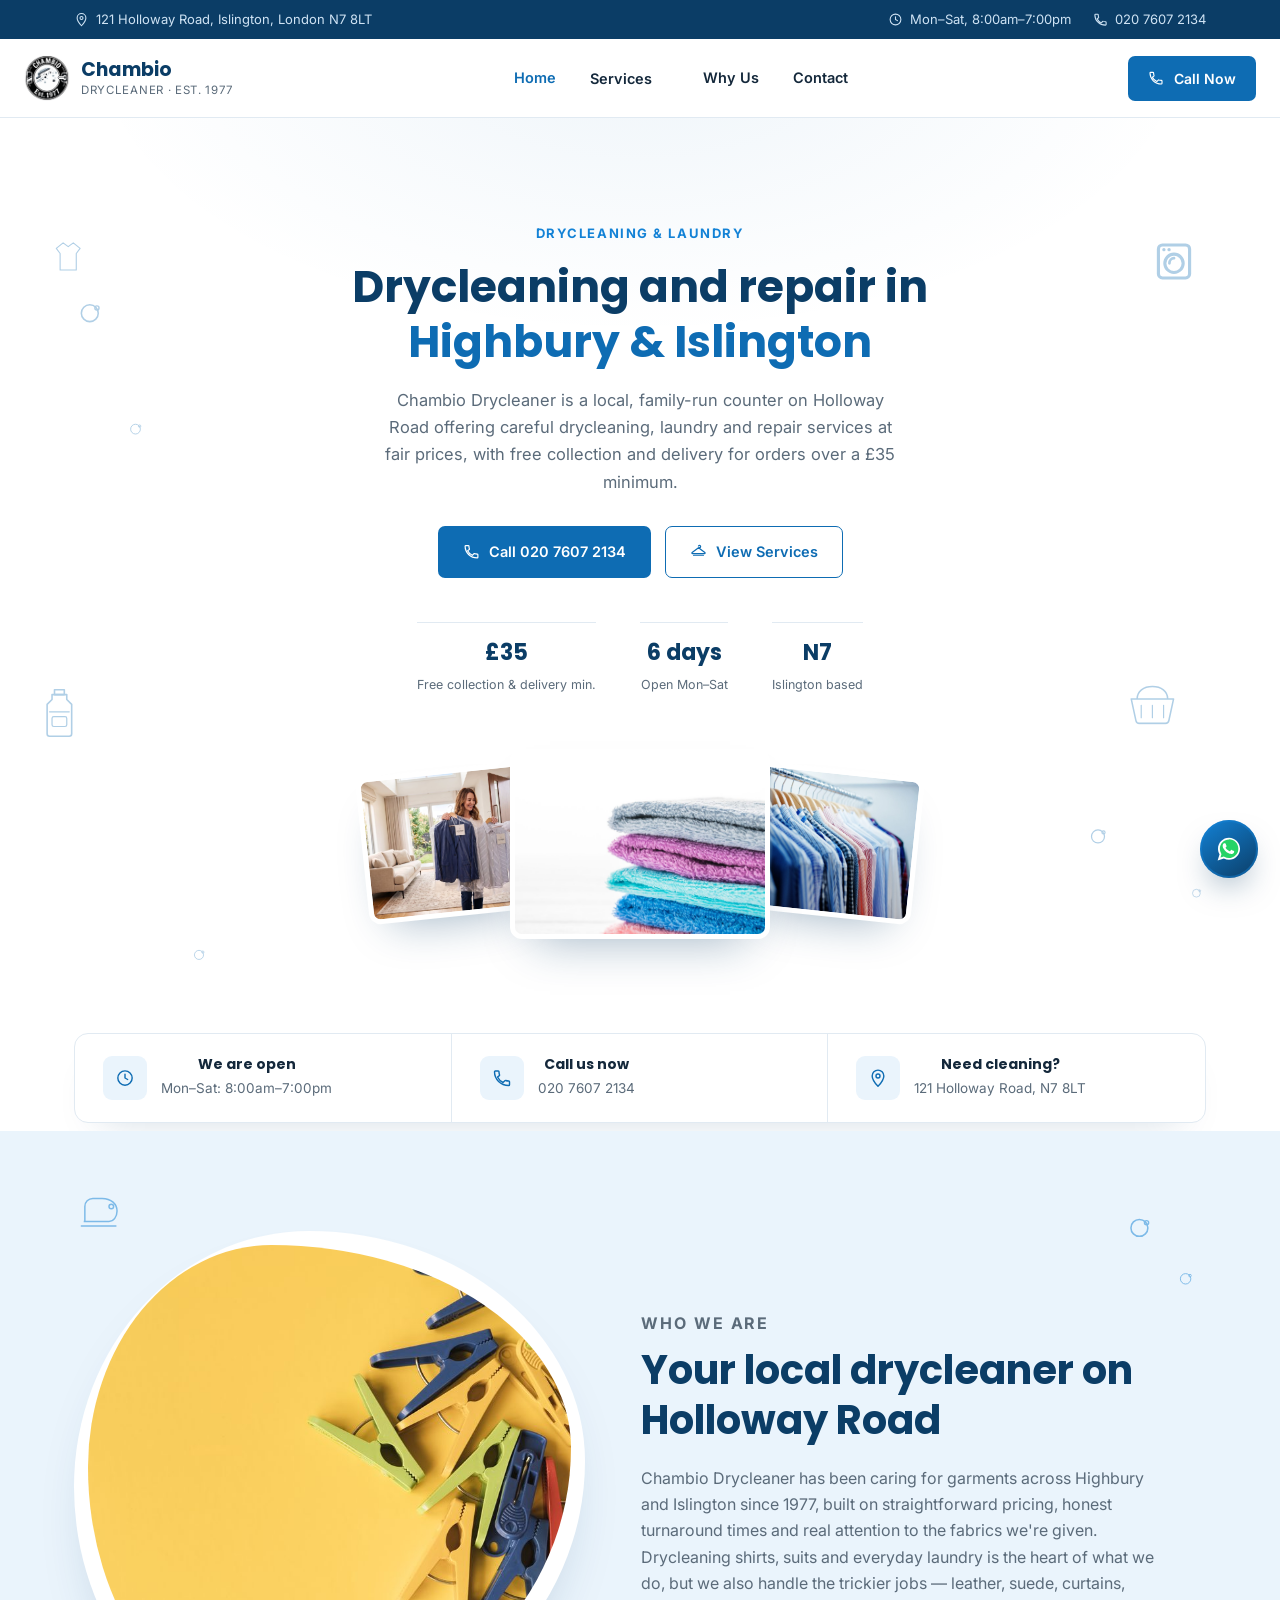
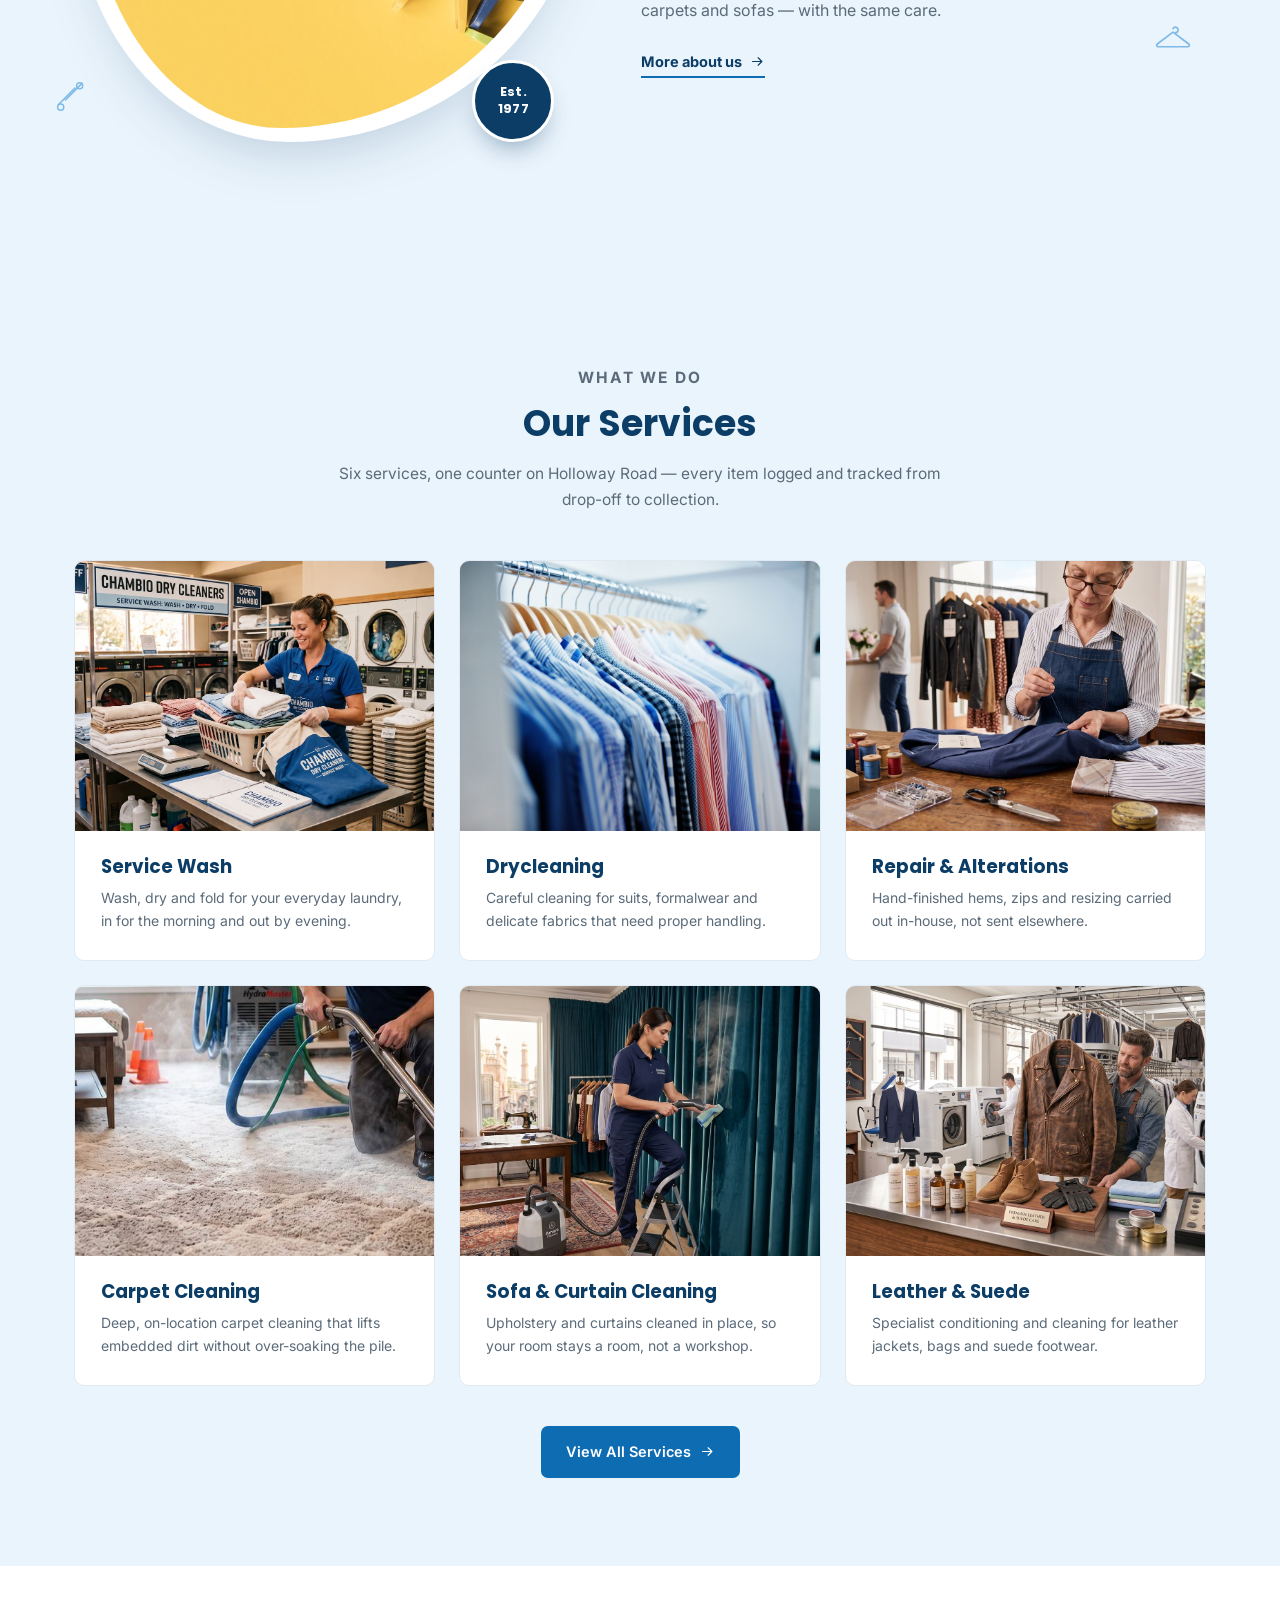
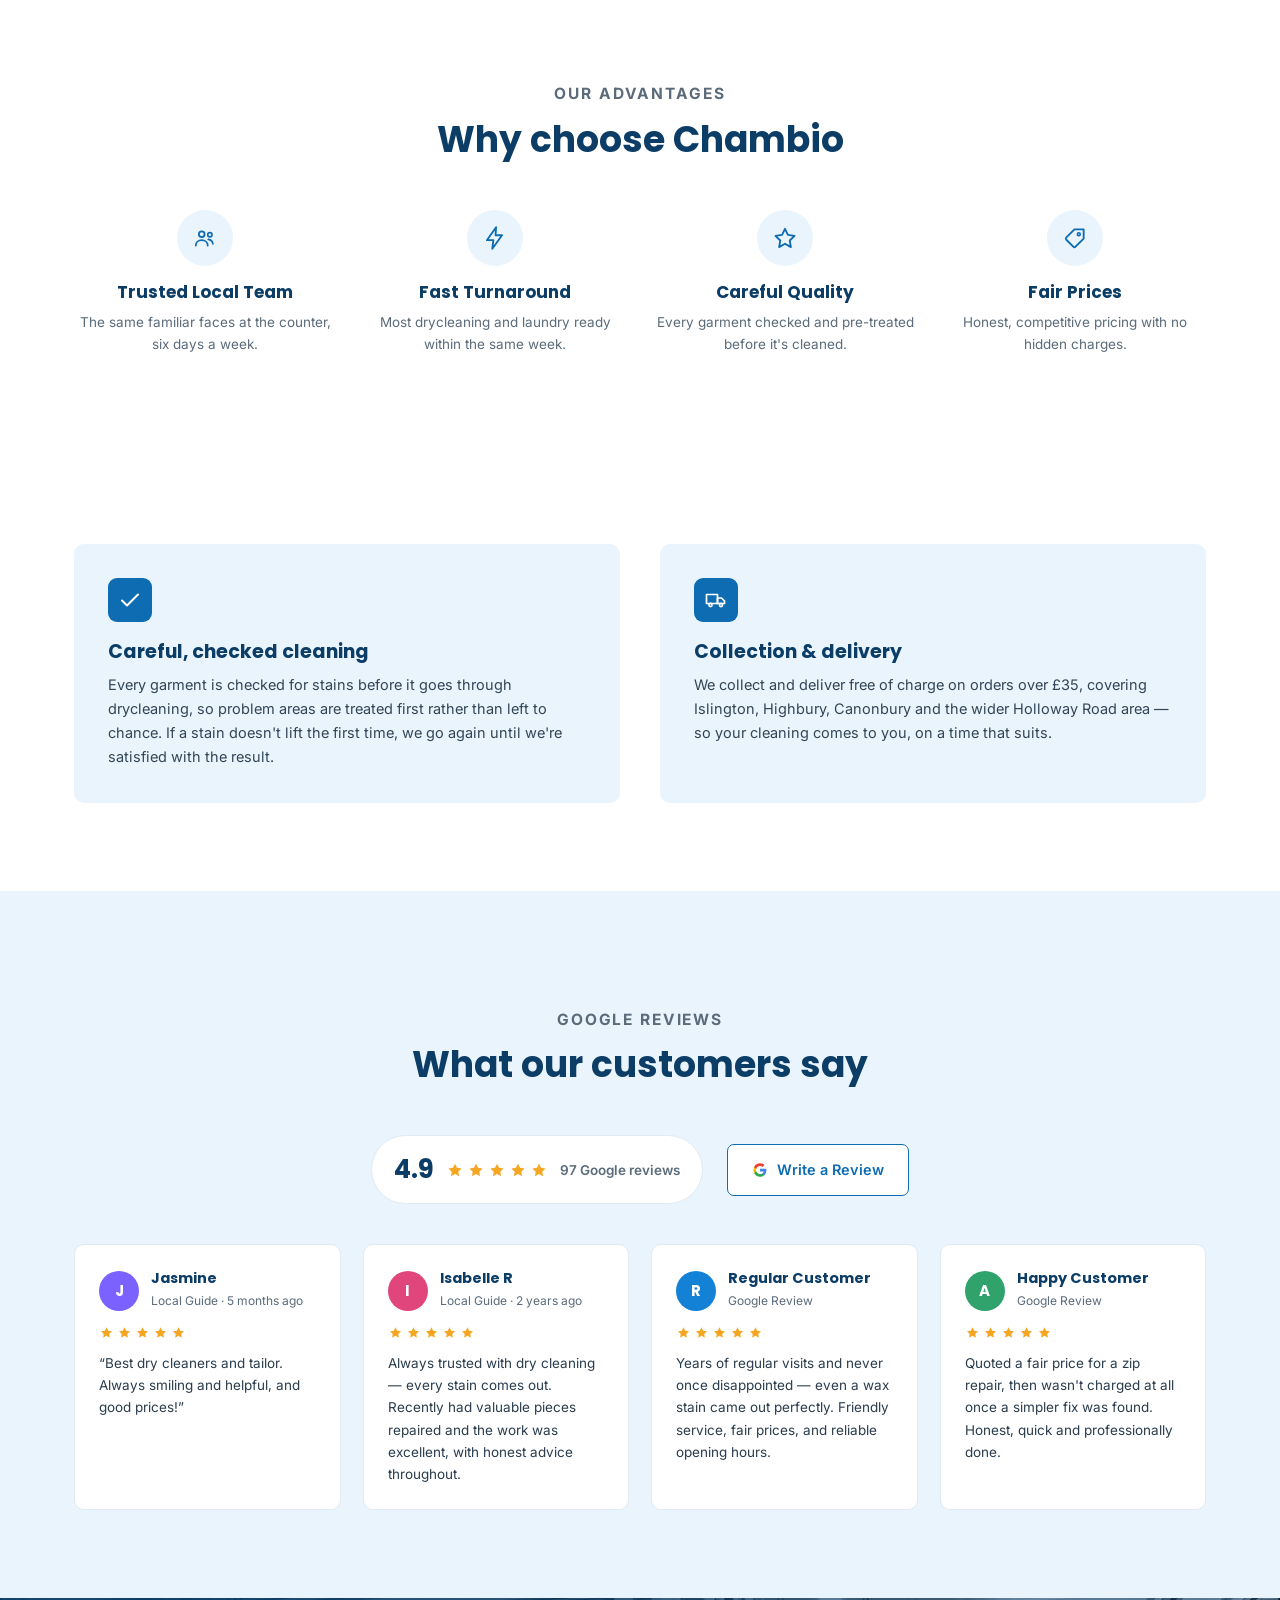
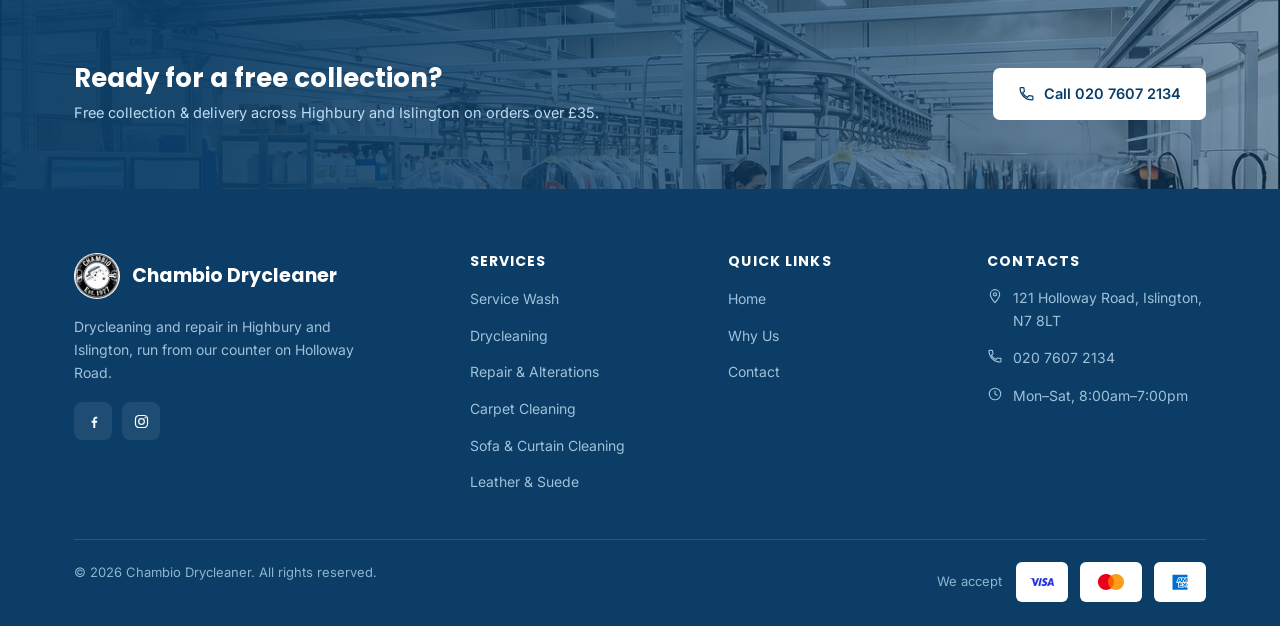
<file: index.html>
<!DOCTYPE html>
<html lang="en">
<head>
<meta charset="UTF-8">
<meta name="viewport" content="width=device-width, initial-scale=1.0">
<title>Chambio Drycleaner | Drycleaning &amp; Repair in Highbury &amp; Islington</title>
<meta name="description" content="Chambio Drycleaner, 121 Holloway Road, Islington N7. Service wash, drycleaning, repairs, carpet, sofa, curtain, leather &amp; suede cleaning. Free collection &amp; delivery over &pound;35.">
<link rel="canonical" href="index.html">
<link rel="icon" type="image/x-icon" href="favicon.ico">
<link rel="icon" type="image/png" sizes="32x32" href="favicon-32x32.png">
<link rel="icon" type="image/png" sizes="16x16" href="favicon-16x16.png">
<link rel="apple-touch-icon" sizes="180x180" href="apple-touch-icon.png">
<link rel="preconnect" href="https://fonts.googleapis.com">
<link rel="preconnect" href="https://fonts.gstatic.com" crossorigin>
<link href="https://fonts.googleapis.com/css2?family=Poppins:wght@500;600;700&family=Inter:wght@400;500;600;700&display=swap" rel="stylesheet">
<link rel="stylesheet" href="style.css?v=2">
</head>
<body>

<!-- Icon sprite definitions -->
<svg width="0" height="0" style="position:absolute">
  <defs>
    <symbol id="ic-phone" viewBox="0 0 24 24"><path d="M6.6 10.8c1.4 2.8 3.8 5.2 6.6 6.6l2.2-2.2c.3-.3.7-.4 1-.2 1.1.4 2.3.6 3.6.6.6 0 1 .4 1 1V20c0 .6-.4 1-1 1C10.4 21 3 13.6 3 4.6c0-.6.4-1 1-1h3.4c.6 0 1 .4 1 1 0 1.3.2 2.5.6 3.6.1.4 0 .8-.2 1L6.6 10.8z" fill="none" stroke="currentColor" stroke-width="1.7" stroke-linejoin="round"/></symbol>
    <symbol id="ic-pin" viewBox="0 0 24 24"><path d="M12 22s7-7.4 7-12.5A7 7 0 0 0 5 9.5C5 14.6 12 22 12 22z" fill="none" stroke="currentColor" stroke-width="1.7" stroke-linejoin="round"/><circle cx="12" cy="9.5" r="2.4" fill="none" stroke="currentColor" stroke-width="1.7"/></symbol>
    <symbol id="ic-clock" viewBox="0 0 24 24"><circle cx="12" cy="12" r="8.6" fill="none" stroke="currentColor" stroke-width="1.7"/><path d="M12 7.5V12l3.2 1.8" fill="none" stroke="currentColor" stroke-width="1.7" stroke-linecap="round" stroke-linejoin="round"/></symbol>
    <symbol id="ic-truck" viewBox="0 0 24 24"><path d="M2.5 6.5h11v9h-11z" fill="none" stroke="currentColor" stroke-width="1.7" stroke-linejoin="round"/><path d="M13.5 10h4l3 3v2.5h-7V10z" fill="none" stroke="currentColor" stroke-width="1.7" stroke-linejoin="round"/><circle cx="6.5" cy="17" r="1.6" fill="none" stroke="currentColor" stroke-width="1.6"/><circle cx="17" cy="17" r="1.6" fill="none" stroke="currentColor" stroke-width="1.6"/></symbol>
    <symbol id="ic-hanger" viewBox="0 0 24 24"><path d="M12 4.2a1.6 1.6 0 1 1 1.4 2.4" fill="none" stroke="currentColor" stroke-width="1.7" stroke-linecap="round"/><path d="M12 6.6 3 13.5c-.7.5-.3 1.6.6 1.6h16.8c.9 0 1.3-1.1.6-1.6L12 6.6z" fill="none" stroke="currentColor" stroke-width="1.7" stroke-linejoin="round"/><path d="M5 17.3h14" stroke="currentColor" stroke-width="1.7" stroke-linecap="round"/></symbol>
    <symbol id="ic-washer" viewBox="0 0 24 24"><rect x="3.5" y="3" width="17" height="18" rx="2.2" fill="none" stroke="currentColor" stroke-width="1.7"/><circle cx="12" cy="13" r="5" fill="none" stroke="currentColor" stroke-width="1.7"/><path d="M9.5 13c0-1.6 1.2-2.8 2.5-2.8" fill="none" stroke="currentColor" stroke-width="1.5" stroke-linecap="round"/><circle cx="6.5" cy="5.6" r=".9" fill="currentColor"/><circle cx="9.3" cy="5.6" r=".9" fill="currentColor"/></symbol>
    <symbol id="ic-needle" viewBox="0 0 24 24"><path d="M19.5 4.5 9 15a2.1 2.1 0 1 1-3-3L16.5 1.5" fill="none" stroke="currentColor" stroke-width="1.7" stroke-linecap="round" stroke-linejoin="round"/><circle cx="18" cy="6" r="1.4" fill="none" stroke="currentColor" stroke-width="1.5"/><path d="M4.5 16.5 3 21l4.5-1.5" fill="none" stroke="currentColor" stroke-width="1.7" stroke-linecap="round" stroke-linejoin="round"/></symbol>
    <symbol id="ic-carpet" viewBox="0 0 24 24"><rect x="3" y="4.5" width="18" height="15" rx="1.5" fill="none" stroke="currentColor" stroke-width="1.7"/><rect x="6" y="7.5" width="12" height="9" rx="1" fill="none" stroke="currentColor" stroke-width="1.4"/><path d="M9 10.5h6M9 13.5h6" stroke="currentColor" stroke-width="1.3" stroke-linecap="round"/></symbol>
    <symbol id="ic-sofa" viewBox="0 0 24 24"><path d="M5 12V8.8a1.8 1.8 0 0 1 3.6 0V11h6.8V8.8a1.8 1.8 0 0 1 3.6 0V12" fill="none" stroke="currentColor" stroke-width="1.7" stroke-linejoin="round"/><rect x="3.5" y="11" width="17" height="6" rx="1.6" fill="none" stroke="currentColor" stroke-width="1.7"/><path d="M4.5 17v2.3M19.5 17v2.3" stroke="currentColor" stroke-width="1.7" stroke-linecap="round"/></symbol>
    <symbol id="ic-jacket" viewBox="0 0 24 24"><path d="M9 3.5 12 5l3-1.5 4 3-2 2.5V20H8V9L6 6.5l3-3z" fill="none" stroke="currentColor" stroke-width="1.7" stroke-linejoin="round"/><path d="M12 5v15" stroke="currentColor" stroke-width="1.3"/></symbol>
    <symbol id="ic-team" viewBox="0 0 24 24"><circle cx="9" cy="8.5" r="2.6" fill="none" stroke="currentColor" stroke-width="1.7"/><path d="M3.5 19c0-3 2.5-5 5.5-5s5.5 2 5.5 5" fill="none" stroke="currentColor" stroke-width="1.7" stroke-linecap="round"/><circle cx="16.5" cy="9" r="2" fill="none" stroke="currentColor" stroke-width="1.5"/><path d="M15 13.3c2.4.3 4 1.9 4.3 4.2" fill="none" stroke="currentColor" stroke-width="1.5" stroke-linecap="round"/></symbol>
    <symbol id="ic-bolt" viewBox="0 0 24 24"><path d="M13 2 4.5 14h6l-1 8L18.5 9.5h-6L13 2z" fill="none" stroke="currentColor" stroke-width="1.7" stroke-linejoin="round"/></symbol>
    <symbol id="ic-star" viewBox="0 0 24 24"><path d="M12 3.5l2.7 5.6 6.1.9-4.4 4.3 1 6.1L12 17.3l-5.4 3.1 1-6.1-4.4-4.3 6.1-.9L12 3.5z" fill="none" stroke="currentColor" stroke-width="1.7" stroke-linejoin="round"/></symbol>
    <symbol id="ic-star-fill" viewBox="0 0 24 24"><path d="M12 3.5l2.7 5.6 6.1.9-4.4 4.3 1 6.1L12 17.3l-5.4 3.1 1-6.1-4.4-4.3 6.1-.9L12 3.5z" fill="currentColor"/></symbol>
    <symbol id="ic-google" viewBox="0 0 24 24"><path d="M21.6 12.23c0-.75-.07-1.47-.19-2.16H12v4.1h5.4a4.63 4.63 0 0 1-2 3.03v2.5h3.24c1.9-1.75 2.96-4.33 2.96-7.47z" fill="#4285F4"/><path d="M12 22c2.7 0 4.96-.9 6.62-2.42l-3.23-2.5c-.9.6-2.05.96-3.39.96-2.6 0-4.8-1.76-5.59-4.12H3.07v2.58A10 10 0 0 0 12 22z" fill="#34A853"/><path d="M6.41 13.92a6 6 0 0 1 0-3.84V7.5H3.07a10 10 0 0 0 0 9l3.34-2.58z" fill="#FBBC05"/><path d="M12 5.98c1.47 0 2.79.5 3.82 1.5l2.87-2.87A9.6 9.6 0 0 0 12 2a10 10 0 0 0-8.93 5.5l3.34 2.58C7.2 7.74 9.4 5.98 12 5.98z" fill="#EA4335"/></symbol>
    <symbol id="ic-tag" viewBox="0 0 24 24"><path d="M20 12.5 12.5 20a1.5 1.5 0 0 1-2.1 0l-6.4-6.4a1.5 1.5 0 0 1 0-2.1L11.5 4H20v8.5z" fill="none" stroke="currentColor" stroke-width="1.7" stroke-linejoin="round"/><circle cx="15.5" cy="8.5" r="1.3" fill="none" stroke="currentColor" stroke-width="1.5"/></symbol>
    <symbol id="ic-mail" viewBox="0 0 24 24"><rect x="3" y="5" width="18" height="14" rx="2" fill="none" stroke="currentColor" stroke-width="1.7"/><path d="M4 6.5l8 6.5 8-6.5" fill="none" stroke="currentColor" stroke-width="1.7" stroke-linejoin="round"/></symbol>
    <symbol id="ic-fb" viewBox="0 0 24 24"><path d="M14.5 21v-7.2h2.4l.4-2.8h-2.8V9.2c0-.8.2-1.4 1.4-1.4h1.5V5.3c-.3 0-1.1-.1-2.1-.1-2.1 0-3.6 1.3-3.6 3.7v2.1H9.3v2.8h2.4V21h2.8z" fill="currentColor"/></symbol>
    <symbol id="ic-ig" viewBox="0 0 24 24"><rect x="3.5" y="3.5" width="17" height="17" rx="5" fill="none" stroke="currentColor" stroke-width="1.7"/><circle cx="12" cy="12" r="4" fill="none" stroke="currentColor" stroke-width="1.7"/><circle cx="17.2" cy="6.8" r="1.1" fill="currentColor"/></symbol>
    <symbol id="ic-check" viewBox="0 0 24 24"><path d="M4 12.5l5 5 11-11" fill="none" stroke="currentColor" stroke-width="2" stroke-linecap="round" stroke-linejoin="round"/></symbol>
    <symbol id="ic-arrow" viewBox="0 0 24 24"><path d="M4 12h15M13 6l6 6-6 6" fill="none" stroke="currentColor" stroke-width="1.8" stroke-linecap="round" stroke-linejoin="round"/></symbol>
    <symbol id="ic-card" viewBox="0 0 24 24"><rect x="2.5" y="5.5" width="19" height="13" rx="2" fill="none" stroke="currentColor" stroke-width="1.7"/><path d="M2.5 9.5h19" stroke="currentColor" stroke-width="1.7"/></symbol>
    <symbol id="doodle-iron" viewBox="0 0 40 40"><path d="M6 30h22c4 0 7-4 7-9 0-6-5-11-13-11H14c-4 0-7 3-7 7v13z" fill="none" stroke="currentColor" stroke-width="1.3"/><circle cx="30" cy="17" r="2" fill="none" stroke="currentColor" stroke-width="1.3"/><path d="M4 34h30" stroke="currentColor" stroke-width="1.3" stroke-linecap="round"/></symbol>
    <symbol id="doodle-bubble" viewBox="0 0 20 20"><circle cx="10" cy="10" r="6.5" fill="none" stroke="currentColor" stroke-width="1.2"/><circle cx="15.5" cy="6" r="1.6" fill="none" stroke="currentColor" stroke-width="1.1"/></symbol>
    <symbol id="doodle-hanger" viewBox="0 0 32 32"><path d="M16 6.2a2.1 2.1 0 1 1 1.9 3.2" fill="none" stroke="currentColor" stroke-width="1.3" stroke-linecap="round"/><path d="M16 9 4 18c-.9.7-.4 2.1.8 2.1h22.4c1.2 0 1.7-1.4.8-2.1L16 9z" fill="none" stroke="currentColor" stroke-width="1.3" stroke-linejoin="round"/></symbol>
    <symbol id="doodle-scissor" viewBox="0 0 32 32"><path d="M26 6 12 20" fill="none" stroke="currentColor" stroke-width="1.3" stroke-linecap="round"/><path d="M6 24 20 10" fill="none" stroke="currentColor" stroke-width="1.3" stroke-linecap="round"/><circle cx="8" cy="26" r="2.6" fill="none" stroke="currentColor" stroke-width="1.2"/><circle cx="24" cy="8" r="2.6" fill="none" stroke="currentColor" stroke-width="1.2"/></symbol>
    <symbol id="doodle-detergent" viewBox="0 0 34 44"><path d="M11 8h12v4l4 4v24a2 2 0 0 1-2 2H9a2 2 0 0 1-2-2V16l4-4V8z" fill="none" stroke="currentColor" stroke-width="1.3" stroke-linejoin="round"/><path d="M13 4h8v4h-8z" fill="none" stroke="currentColor" stroke-width="1.3" stroke-linejoin="round"/><path d="M9 22h16" stroke="currentColor" stroke-width="1" stroke-linecap="round"/><rect x="11" y="26" width="12" height="8" rx="1.4" fill="none" stroke="currentColor" stroke-width="1"/></symbol>
    <symbol id="doodle-basket" viewBox="0 0 44 34"><path d="M4 12h36l-4 18.4a3 3 0 0 1-3 2.4H11a3 3 0 0 1-3-2.4L4 12z" fill="none" stroke="currentColor" stroke-width="1.3" stroke-linejoin="round"/><path d="M9 12c0-6.5 5.5-10.5 13-10.5S35 5.5 35 12" fill="none" stroke="currentColor" stroke-width="1.3"/><path d="M12.5 17.5v10.5M22 17.5v10.5M31.5 17.5v10.5" stroke="currentColor" stroke-width="1" stroke-linecap="round"/></symbol>
    <symbol id="doodle-shirt" viewBox="0 0 40 40"><path d="M14 4 20 8.5 26 4 34 10.5 29.5 16.5V36h-19V16.5L6 10.5 14 4z" fill="none" stroke="currentColor" stroke-width="1.3" stroke-linejoin="round"/></symbol>
  </defs>
</svg>

<div class="topbar">
  <div class="wrap">
    <div class="topbar-item">
      <svg width="15" height="15"><use href="#ic-pin"/></svg>
      <span>121 Holloway Road, Islington, London N7 8LT</span>
    </div>
    <div class="topbar-right">
      <div class="topbar-item"><svg width="15" height="15"><use href="#ic-clock"/></svg><span>Mon&ndash;Sat, 8:00am&ndash;7:00pm</span></div>
      <a class="topbar-item" href="tel:02076072134"><svg width="15" height="15"><use href="#ic-phone"/></svg><span>020 7607 2134</span></a>
    </div>
  </div>
</div>

<header>
  <div class="nav">
    <a class="brand" href="index.html">
      <span class="brand-mark"><img src="logo.png" alt="Chambio Drycleaner logo"></span>
      <span class="brand-text">
        <span class="brand-name" style="display:block;">Chambio</span>
        <span class="brand-sub">DRYCLEANER &middot; EST. 1977</span>
      </span>
    </a>

    <nav class="menu" id="navMenu">
      <a href="index.html" class="active">Home</a>
      <div class="dropdown">
        <button type="button" aria-expanded="false">Services <svg width="12" height="12"><use href="#ic-arrow" transform="rotate(90 12 12)"/></svg></button>
        <div class="dropdown-menu">
          <a href="service-wash.html">Service Wash</a>
          <a href="drycleaning.html">Drycleaning</a>
          <a href="repair-alterations.html">Repair &amp; Alterations</a>
          <a href="carpet-cleaning.html">Carpet Cleaning</a>
          <a href="sofa-curtain.html">Sofa &amp; Curtain Cleaning</a>
          <a href="leather-suede.html">Leather &amp; Suede</a>
        </div>
      </div>
      <a href="about.html">Why Us</a>
      <a href="contact.html">Contact</a>
    </nav>

    <a class="header-cta" href="tel:02076072134">
      <svg width="16" height="16"><use href="#ic-phone"/></svg>
      Call Now
    </a>
    <button class="burger" id="burger" aria-label="Toggle menu" aria-expanded="false">
      <svg width="26" height="26"><use href="#ic-arrow" transform="rotate(90 12 12)"/></svg>
    </button>
  </div>
</header>

<main id="top">

  <!-- HERO -->
  <section class="hero" id="heroSection">
    <svg class="hero-doodles" width="100%" height="100%" xmlns="http://www.w3.org/2000/svg">
      <use href="#doodle-bubble" x="6%" y="18%" width="26" height="26"/>
      <use href="#doodle-bubble" x="10%" y="30%" width="15" height="15"/>
      <use href="#doodle-detergent" x="3%" y="56%" width="42" height="54"/>
      <use href="#ic-washer" x="90%" y="12%" width="44" height="44"/>
      <use href="#doodle-basket" x="88%" y="56%" width="52" height="40"/>
      <use href="#doodle-shirt" x="4%" y="12%" width="34" height="34"/>
      <use href="#doodle-bubble" x="85%" y="70%" width="20" height="20"/>
      <use href="#doodle-bubble" x="93%" y="76%" width="12" height="12"/>
      <use href="#doodle-bubble" x="15%" y="82%" width="14" height="14"/>
    </svg>
    <div class="bubble-layer" id="bubbleLayer"></div>
    <div class="wrap">
      <div class="hero-center">
        <p class="eyebrow">Drycleaning &amp; Laundry</p>
        <h1>Drycleaning and repair in <span>Highbury &amp; Islington</span></h1>
        <p class="lead">Chambio Drycleaner is a local, family-run counter on Holloway Road offering careful drycleaning, laundry and repair services at fair prices, with free collection and delivery for orders over a &pound;35 minimum.</p>
        <div class="hero-ctas">
          <a class="btn btn-primary" href="tel:02076072134"><svg width="17" height="17"><use href="#ic-phone"/></svg>Call 020 7607 2134</a>
          <a class="btn btn-outline" href="services.html"><svg width="17" height="17"><use href="#ic-hanger"/></svg>View Services</a>
        </div>
        <div class="hero-stat-row">
          <div class="hero-stat"><b>&pound;35</b><span>Free collection &amp; delivery min.</span></div>
          <div class="hero-stat"><b>6 days</b><span>Open Mon&ndash;Sat</span></div>
          <div class="hero-stat"><b>N7</b><span>Islington based</span></div>
        </div>
      </div>

      <div class="hero-photo-strip">
        <div class="hero-photo small"><img src="doorstep-delivery.jpg" alt="Freshly pressed garments delivered to a customer's door" loading="lazy"></div>
        <div class="hero-photo main"><img src="towels-fresh.jpg" alt="Freshly cleaned towels, folded and ready for delivery" loading="eager"></div>
        <div class="hero-photo small"><img src="shirts-rack.jpg" alt="Pressed shirts hanging after drycleaning" loading="lazy"></div>
      </div>

      <div class="info-strip">
        <div class="info-item">
          <span class="info-icon"><svg width="20" height="20"><use href="#ic-clock"/></svg></span>
          <div><h4>We are open</h4><p>Mon&ndash;Sat: 8:00am&ndash;7:00pm</p></div>
        </div>
        <div class="info-item">
          <span class="info-icon"><svg width="20" height="20"><use href="#ic-phone"/></svg></span>
          <div><h4>Call us now</h4><p><a href="tel:02076072134">020 7607 2134</a></p></div>
        </div>
        <div class="info-item">
          <span class="info-icon"><svg width="20" height="20"><use href="#ic-pin"/></svg></span>
          <div><h4>Need cleaning?</h4><p>121 Holloway Road, N7 8LT</p></div>
        </div>
      </div>
    </div>
  </section>

  <!-- WHO WE ARE -->
  <section class="about">
    <svg class="about-doodles" width="100%" height="100%" xmlns="http://www.w3.org/2000/svg" style="color:var(--blue-mid);">
      <use href="#doodle-iron" x="6%" y="8%" width="46" height="46"/>
      <use href="#doodle-bubble" x="88%" y="12%" width="26" height="26"/>
      <use href="#doodle-bubble" x="92%" y="20%" width="16" height="16"/>
      <use href="#doodle-hanger" x="90%" y="70%" width="42" height="42"/>
      <use href="#doodle-scissor" x="4%" y="78%" width="38" height="38"/>
      <use href="#doodle-bubble" x="10%" y="55%" width="14" height="14"/>
    </svg>
    <div class="wrap">
      <div class="about-grid">
        <div class="about-blob">
          <img src="clothespins.jpg" alt="Freshly pressed shirts on hangers at Chambio Drycleaner" loading="lazy">
          <span class="est-badge">Est.<br>1977</span>
        </div>
        <div class="about-copy">
          <p class="eyebrow">Who We Are</p>
          <h2>Your local drycleaner on Holloway Road</h2>
          <p>Chambio Drycleaner has been caring for garments across Highbury and Islington since 1977, built on straightforward pricing, honest turnaround times and real attention to the fabrics we're given. Drycleaning shirts, suits and everyday laundry is the heart of what we do, but we also handle the trickier jobs &mdash; leather, suede, curtains, carpets and sofas &mdash; with the same care.</p>
          <a class="link-arrow" href="about.html">More about us <svg width="15" height="15"><use href="#ic-arrow"/></svg></a>
        </div>
      </div>
    </div>
  </section>

  <!-- SERVICES -->
  <section class="services" style="padding-top:120px;">
    <div class="wrap">
      <div class="section-head">
        <p class="eyebrow">What We Do</p>
        <h2>Our Services</h2>
        <p>Six services, one counter on Holloway Road &mdash; every item logged and tracked from drop-off to collection.</p>
      </div>
      <div class="service-grid">
        <a class="service-card" href="service-wash.html">
          <div class="card-photo"><img src="service-wash.jpg" alt="Staff member folding towels and preparing a service wash order" loading="lazy"></div>
          <div class="card-body">
            <h3>Service Wash</h3>
            <p>Wash, dry and fold for your everyday laundry, in for the morning and out by evening.</p>
          </div>
        </a>
        <a class="service-card" href="drycleaning.html">
          <div class="card-photo"><img src="shirts-rack.jpg" alt="Pressed shirts hanging after drycleaning" loading="lazy"></div>
          <div class="card-body">
            <h3>Drycleaning</h3>
            <p>Careful cleaning for suits, formalwear and delicate fabrics that need proper handling.</p>
          </div>
        </a>
        <a class="service-card" href="repair-alterations.html">
          <div class="card-photo"><img src="repair-alterations.jpg" alt="Seamstress hand-stitching a jacket repair at the alterations bench" loading="lazy"></div>
          <div class="card-body">
            <h3>Repair &amp; Alterations</h3>
            <p>Hand-finished hems, zips and resizing carried out in-house, not sent elsewhere.</p>
          </div>
        </a>
        <a class="service-card" href="carpet-cleaning.html">
          <div class="card-photo"><img src="carpet-cleaning.jpg" alt="Carpet steam cleaning in progress" loading="lazy"></div>
          <div class="card-body">
            <h3>Carpet Cleaning</h3>
            <p>Deep, on-location carpet cleaning that lifts embedded dirt without over-soaking the pile.</p>
          </div>
        </a>
        <a class="service-card" href="sofa-curtain.html">
          <div class="card-photo"><img src="curtain-cleaning.jpg" alt="Technician steam cleaning a heavy velvet curtain in place" loading="lazy"></div>
          <div class="card-body">
            <h3>Sofa &amp; Curtain Cleaning</h3>
            <p>Upholstery and curtains cleaned in place, so your room stays a room, not a workshop.</p>
          </div>
        </a>
        <a class="service-card" href="leather-suede.html">
          <div class="card-photo"><img src="leather-suede.jpg" alt="Leather jacket, suede boots and gloves at the leather care bench" loading="lazy"></div>
          <div class="card-body">
            <h3>Leather &amp; Suede</h3>
            <p>Specialist conditioning and cleaning for leather jackets, bags and suede footwear.</p>
          </div>
        </a>
      </div>
      <div style="text-align:center; margin-top:40px;">
        <a class="btn btn-primary" href="services.html">View All Services <svg width="15" height="15"><use href="#ic-arrow"/></svg></a>
      </div>
    </div>
  </section>

  <!-- WHY (teaser) -->
  <section id="why">
    <div class="wrap">
      <div class="section-head">
        <p class="eyebrow" style="text-align:center;">Our Advantages</p>
        <h2>Why choose Chambio</h2>
      </div>
      <div class="why-grid">
        <div class="why-item">
          <span class="info-icon"><svg width="26" height="26" style="color:var(--blue);"><use href="#ic-team"/></svg></span>
          <h3>Trusted Local Team</h3>
          <p>The same familiar faces at the counter, six days a week.</p>
        </div>
        <div class="why-item">
          <span class="info-icon"><svg width="26" height="26" style="color:var(--blue);"><use href="#ic-bolt"/></svg></span>
          <h3>Fast Turnaround</h3>
          <p>Most drycleaning and laundry ready within the same week.</p>
        </div>
        <div class="why-item">
          <span class="info-icon"><svg width="26" height="26" style="color:var(--blue);"><use href="#ic-star"/></svg></span>
          <h3>Careful Quality</h3>
          <p>Every garment checked and pre-treated before it's cleaned.</p>
        </div>
        <div class="why-item">
          <span class="info-icon"><svg width="26" height="26" style="color:var(--blue);"><use href="#ic-tag"/></svg></span>
          <h3>Fair Prices</h3>
          <p>Honest, competitive pricing with no hidden charges.</p>
        </div>
      </div>
    </div>
  </section>

  <!-- EXPLAIN -->
  <section class="explain">
    <div class="wrap">
      <div class="explain-grid">
        <div class="explain-card">
          <span class="info-icon"><svg width="24" height="24"><use href="#ic-check"/></svg></span>
          <h3>Careful, checked cleaning</h3>
          <p>Every garment is checked for stains before it goes through drycleaning, so problem areas are treated first rather than left to chance. If a stain doesn't lift the first time, we go again until we're satisfied with the result.</p>
        </div>
        <div class="explain-card">
          <span class="info-icon"><svg width="24" height="24"><use href="#ic-truck"/></svg></span>
          <h3>Collection &amp; delivery</h3>
          <p>We collect and deliver free of charge on orders over &pound;35, covering Islington, Highbury, Canonbury and the wider Holloway Road area &mdash; so your cleaning comes to you, on a time that suits.</p>
        </div>
      </div>
    </div>
  </section>

  <!-- GOOGLE REVIEWS -->
  <section class="reviews">
    <div class="wrap">
      <div class="section-head">
        <p class="eyebrow">Google Reviews</p>
        <h2>What our customers say</h2>
      </div>

      <div class="review-summary">
        <div class="review-score">
          <b>4.9</b>
          <div class="review-stars">
            <svg width="18" height="18"><use href="#ic-star-fill"/></svg>
            <svg width="18" height="18"><use href="#ic-star-fill"/></svg>
            <svg width="18" height="18"><use href="#ic-star-fill"/></svg>
            <svg width="18" height="18"><use href="#ic-star-fill"/></svg>
            <svg width="18" height="18"><use href="#ic-star-fill"/></svg>
          </div>
          <span>97 Google reviews</span>
        </div>
        <a class="btn btn-outline" href="https://search.google.com/local/writereview?placeid=ChIJN6A3bHAbdkgRHg3-8l5VAu8" target="_blank" rel="noopener">
          <svg width="16" height="16"><use href="#ic-google"/></svg>Write a Review
        </a>
      </div>

      <div class="review-grid">
        <div class="review-card">
          <div class="review-head">
            <span class="review-avatar" style="background:#7B61FF;">J</span>
            <div>
              <h4>Jasmine</h4>
              <span class="review-meta">Local Guide &middot; 5 months ago</span>
            </div>
          </div>
          <div class="review-stars">
            <svg width="15" height="15"><use href="#ic-star-fill"/></svg>
            <svg width="15" height="15"><use href="#ic-star-fill"/></svg>
            <svg width="15" height="15"><use href="#ic-star-fill"/></svg>
            <svg width="15" height="15"><use href="#ic-star-fill"/></svg>
            <svg width="15" height="15"><use href="#ic-star-fill"/></svg>
          </div>
          <p>&ldquo;Best dry cleaners and tailor. Always smiling and helpful, and good prices!&rdquo;</p>
        </div>

        <div class="review-card">
          <div class="review-head">
            <span class="review-avatar" style="background:#E0457B;">I</span>
            <div>
              <h4>Isabelle R</h4>
              <span class="review-meta">Local Guide &middot; 2 years ago</span>
            </div>
          </div>
          <div class="review-stars">
            <svg width="15" height="15"><use href="#ic-star-fill"/></svg>
            <svg width="15" height="15"><use href="#ic-star-fill"/></svg>
            <svg width="15" height="15"><use href="#ic-star-fill"/></svg>
            <svg width="15" height="15"><use href="#ic-star-fill"/></svg>
            <svg width="15" height="15"><use href="#ic-star-fill"/></svg>
          </div>
          <p>Always trusted with dry cleaning &mdash; every stain comes out. Recently had valuable pieces repaired and the work was excellent, with honest advice throughout.</p>
        </div>

        <div class="review-card">
          <div class="review-head">
            <span class="review-avatar" style="background:#1382D6;">R</span>
            <div>
              <h4>Regular Customer</h4>
              <span class="review-meta">Google Review</span>
            </div>
          </div>
          <div class="review-stars">
            <svg width="15" height="15"><use href="#ic-star-fill"/></svg>
            <svg width="15" height="15"><use href="#ic-star-fill"/></svg>
            <svg width="15" height="15"><use href="#ic-star-fill"/></svg>
            <svg width="15" height="15"><use href="#ic-star-fill"/></svg>
            <svg width="15" height="15"><use href="#ic-star-fill"/></svg>
          </div>
          <p>Years of regular visits and never once disappointed &mdash; even a wax stain came out perfectly. Friendly service, fair prices, and reliable opening hours.</p>
        </div>

        <div class="review-card">
          <div class="review-head">
            <span class="review-avatar" style="background:#2FA36B;">A</span>
            <div>
              <h4>Happy Customer</h4>
              <span class="review-meta">Google Review</span>
            </div>
          </div>
          <div class="review-stars">
            <svg width="15" height="15"><use href="#ic-star-fill"/></svg>
            <svg width="15" height="15"><use href="#ic-star-fill"/></svg>
            <svg width="15" height="15"><use href="#ic-star-fill"/></svg>
            <svg width="15" height="15"><use href="#ic-star-fill"/></svg>
            <svg width="15" height="15"><use href="#ic-star-fill"/></svg>
          </div>
          <p>Quoted a fair price for a zip repair, then wasn't charged at all once a simpler fix was found. Honest, quick and professionally done.</p>
        </div>
      </div>
    </div>
  </section>

  <section style="padding:0;">
    <div class="cta-band">
      <div class="bg-photo"></div>
      <div class="bg-overlay"></div>
      <div class="wrap">
        <div>
          <h2>Ready for a free collection?</h2>
          <p>Free collection &amp; delivery across Highbury and Islington on orders over &pound;35.</p>
        </div>
        <a class="btn btn-primary" href="tel:02076072134"><svg width="17" height="17"><use href="#ic-phone"/></svg>Call 020 7607 2134</a>
      </div>
    </div>
  </section>


</main>

<footer>
  <div class="wrap">
    <div class="foot-grid">
      <div>
        <div class="foot-brand">
          <span class="brand-mark"><img src="logo.png" alt="Chambio Drycleaner logo"></span>
          <span class="brand-name">Chambio Drycleaner</span>
        </div>
        <p>Drycleaning and repair in Highbury and Islington, run from our counter on Holloway Road.</p>
        <div class="social-row">
          <a href="#" aria-label="Facebook"><svg width="17" height="17"><use href="#ic-fb"/></svg></a>
          <a href="#" aria-label="Instagram"><svg width="17" height="17"><use href="#ic-ig"/></svg></a>
        </div>
      </div>
      <div>
        <h4>Services</h4>
        <ul>
          <li><a href="service-wash.html">Service Wash</a></li>
          <li><a href="drycleaning.html">Drycleaning</a></li>
          <li><a href="repair-alterations.html">Repair &amp; Alterations</a></li>
          <li><a href="carpet-cleaning.html">Carpet Cleaning</a></li>
          <li><a href="sofa-curtain.html">Sofa &amp; Curtain Cleaning</a></li>
          <li><a href="leather-suede.html">Leather &amp; Suede</a></li>
        </ul>
      </div>
      <div>
        <h4>Quick Links</h4>
        <ul>
          <li><a href="index.html">Home</a></li>
          <li><a href="about.html">Why Us</a></li>
          <li><a href="contact.html">Contact</a></li>
        </ul>
      </div>
      <div>
        <h4>Contacts</h4>
        <div class="foot-contact-row">
          <svg width="16" height="16"><use href="#ic-pin"/></svg>
          <span>121 Holloway Road, Islington, N7 8LT</span>
        </div>
        <div class="foot-contact-row">
          <svg width="16" height="16"><use href="#ic-phone"/></svg>
          <span>020 7607 2134</span>
        </div>
        <div class="foot-contact-row">
          <svg width="16" height="16"><use href="#ic-clock"/></svg>
          <span>Mon&ndash;Sat, 8:00am&ndash;7:00pm</span>
        </div>
      </div>
    </div>
    <div class="foot-bottom">
      <span>&copy; <span id="year"></span> Chambio Drycleaner. All rights reserved.</span>
      <div class="cards-accepted">
        <span class="label">We accept</span>
        <span class="card-logo"><img src="visa.png" alt="Visa"></span>
        <span class="card-logo"><img src="mastercard.svg" alt="Mastercard"></span>
        <span class="card-logo"><img src="amex.svg" alt="American Express"></span>
      </div>
    </div>
  </div>
</footer>

<script>
  document.getElementById('year').textContent = new Date().getFullYear();

  const burger = document.getElementById('burger');
  const navMenu = document.getElementById('navMenu');
  burger.addEventListener('click', () => {
    const isOpen = navMenu.classList.toggle('open');
    burger.setAttribute('aria-expanded', isOpen);
  });

  document.querySelectorAll('.dropdown > button').forEach(btn => {
    btn.addEventListener('click', () => {
      const parent = btn.closest('.dropdown');
      const isOpen = parent.classList.toggle('open');
      btn.setAttribute('aria-expanded', isOpen);
    });
  });

  navMenu.querySelectorAll('a').forEach(a => a.addEventListener('click', () => {
    navMenu.classList.remove('open');
    burger.setAttribute('aria-expanded', false);
  }));
</script>

<div class="wa-widget">
  <span class="wa-tooltip">Chat with us on WhatsApp</span>
  <a class="wa-btn" href="https://wa.me/447863146738" target="_blank" rel="noopener" aria-label="Chat with Chambio Drycleaners on WhatsApp">
    <svg viewBox="0 0 32 32" fill="none" xmlns="http://www.w3.org/2000/svg">
      <path d="M16.004 3C9.06 3 3.42 8.64 3.42 15.58c0 2.35.65 4.55 1.78 6.44L3 29l7.15-2.15a12.5 12.5 0 0 0 5.85 1.46h.01c6.94 0 12.58-5.64 12.58-12.58C28.6 8.79 22.96 3 16.004 3Z" fill="#fff"/>
      <path d="M16.004 4.9c5.9 0 10.68 4.78 10.68 10.68 0 5.9-4.78 10.68-10.68 10.68a10.6 10.6 0 0 1-5.44-1.5l-.39-.23-3.9 1.18 1.14-3.87-.25-.4a10.63 10.63 0 0 1-1.64-5.66c0-5.9 4.78-10.68 10.68-10.68Z" fill="#25D366"/>
      <path d="M12.1 9.98c-.24-.53-.5-.54-.73-.55l-.62-.01c-.22 0-.57.08-.87.4-.3.32-1.13 1.11-1.13 2.7 0 1.6 1.16 3.14 1.32 3.36.16.22 2.24 3.6 5.54 4.9 2.74 1.08 3.3.87 3.89.81.6-.06 1.93-.79 2.2-1.55.27-.76.27-1.42.19-1.55-.08-.14-.29-.22-.6-.38-.32-.16-1.93-.95-2.23-1.06-.3-.11-.52-.16-.73.16-.22.32-.84 1.06-1.03 1.28-.19.22-.38.24-.7.08-.32-.16-1.35-.5-2.57-1.58-.95-.85-1.59-1.9-1.78-2.22-.19-.32-.02-.5.14-.66.14-.14.32-.38.48-.57.16-.19.21-.32.32-.54.11-.22.05-.4-.03-.56-.08-.16-.71-1.77-1-2.42Z" fill="#fff"/>
    </svg>
  </a>
</div>

<script>
  /* Hero bubble trail on mouse movement */
  (function(){
    const hero = document.getElementById('heroSection');
    const layer = document.getElementById('bubbleLayer');
    if (!hero || !layer) return;
    const reduceMotion = window.matchMedia('(prefers-reduced-motion: reduce)').matches;
    if (reduceMotion) return;

    let lastSpawn = 0;
    const minGap = 55; // ms between bubbles

    function spawnBubble(x, y){
      const b = document.createElement('span');
      b.className = 'bubble';
      const size = 8 + Math.random() * 20;
      b.style.width = size + 'px';
      b.style.height = size + 'px';
      b.style.left = (x - size / 2) + 'px';
      b.style.top = (y - size / 2) + 'px';
      b.style.setProperty('--drift', (Math.random() * 70 - 35) + 'px');
      layer.appendChild(b);
      setTimeout(() => b.remove(), 1750);
    }

    function handleMove(clientX, clientY){
      const now = performance.now();
      if (now - lastSpawn < minGap) return;
      lastSpawn = now;
      const rect = hero.getBoundingClientRect();
      const x = clientX - rect.left;
      const y = clientY - rect.top;
      if (x < 0 || y < 0 || x > rect.width || y > rect.height) return;
      spawnBubble(x, y);
    }

    hero.addEventListener('mousemove', (e) => handleMove(e.clientX, e.clientY));
    hero.addEventListener('touchmove', (e) => {
      if (e.touches && e.touches[0]){
        handleMove(e.touches[0].clientX, e.touches[0].clientY);
      }
    }, { passive: true });
  })();
</script>

</body>
</html>
</file>
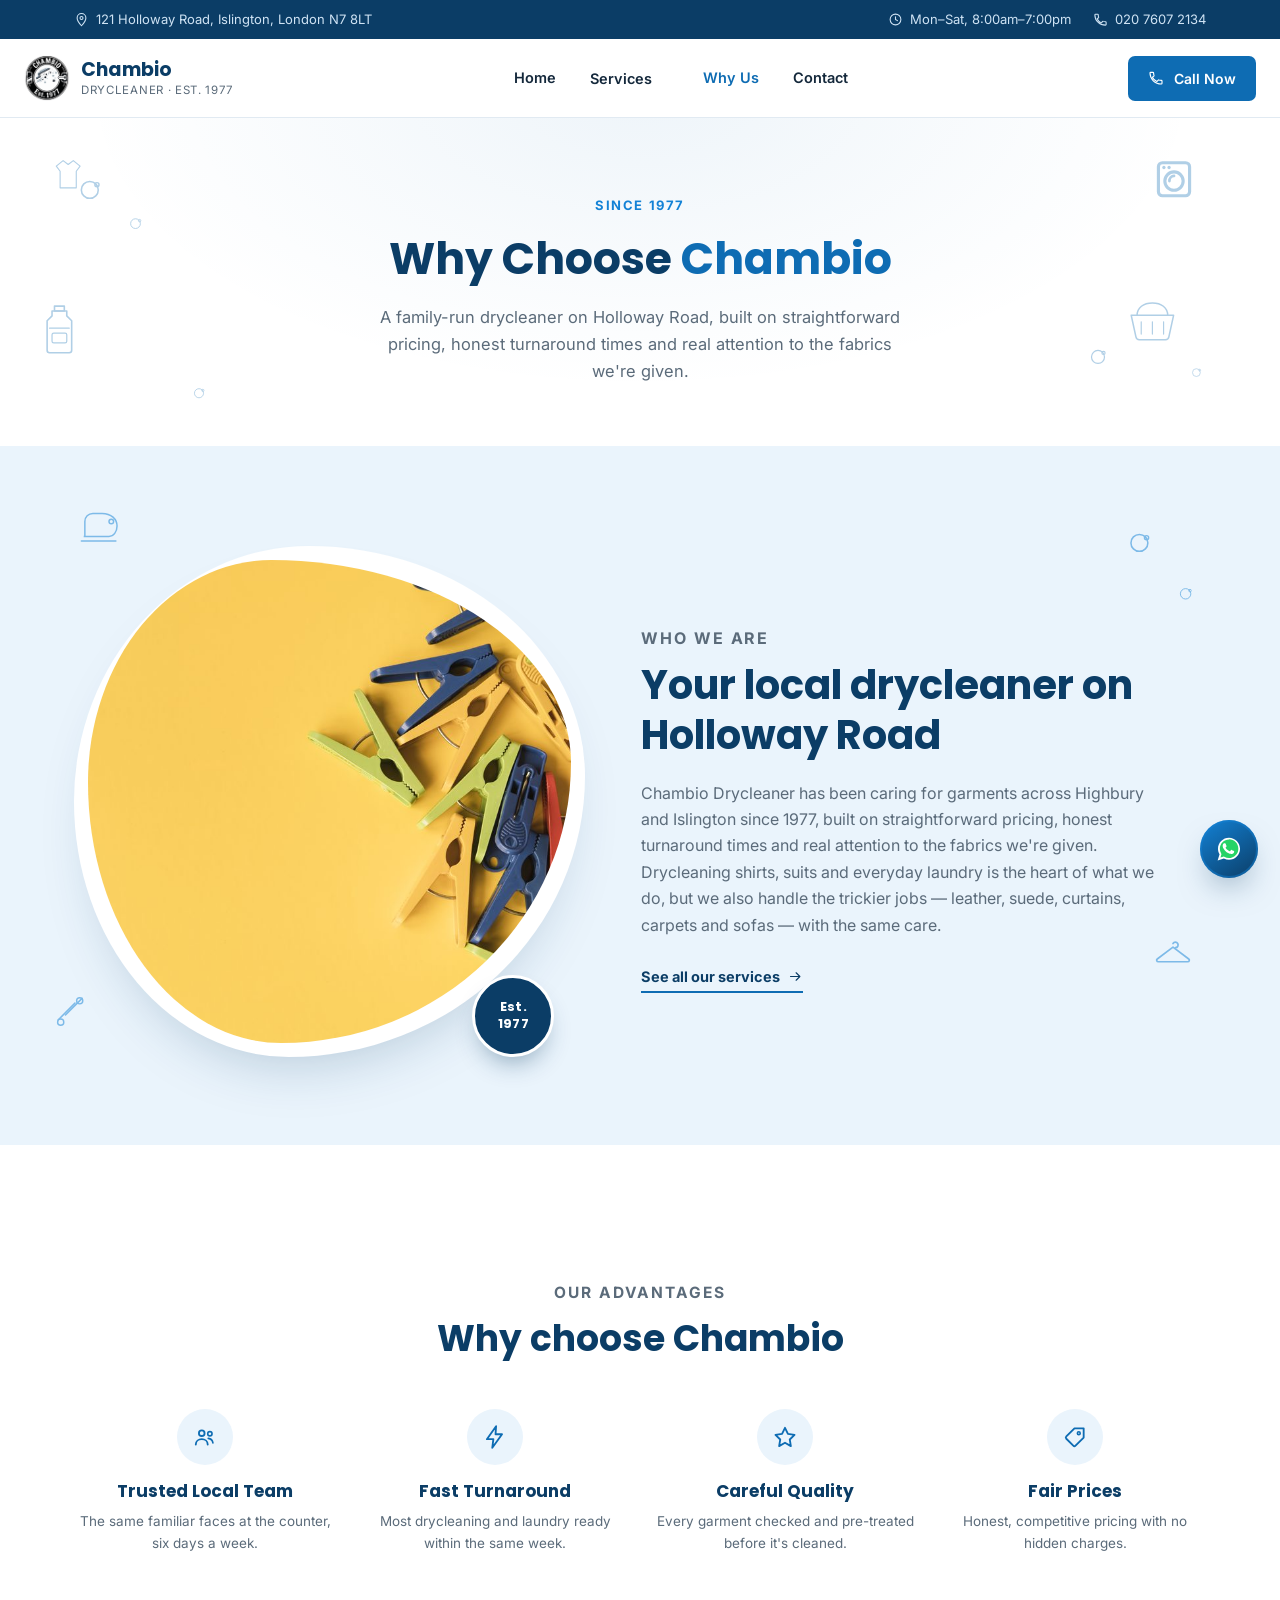
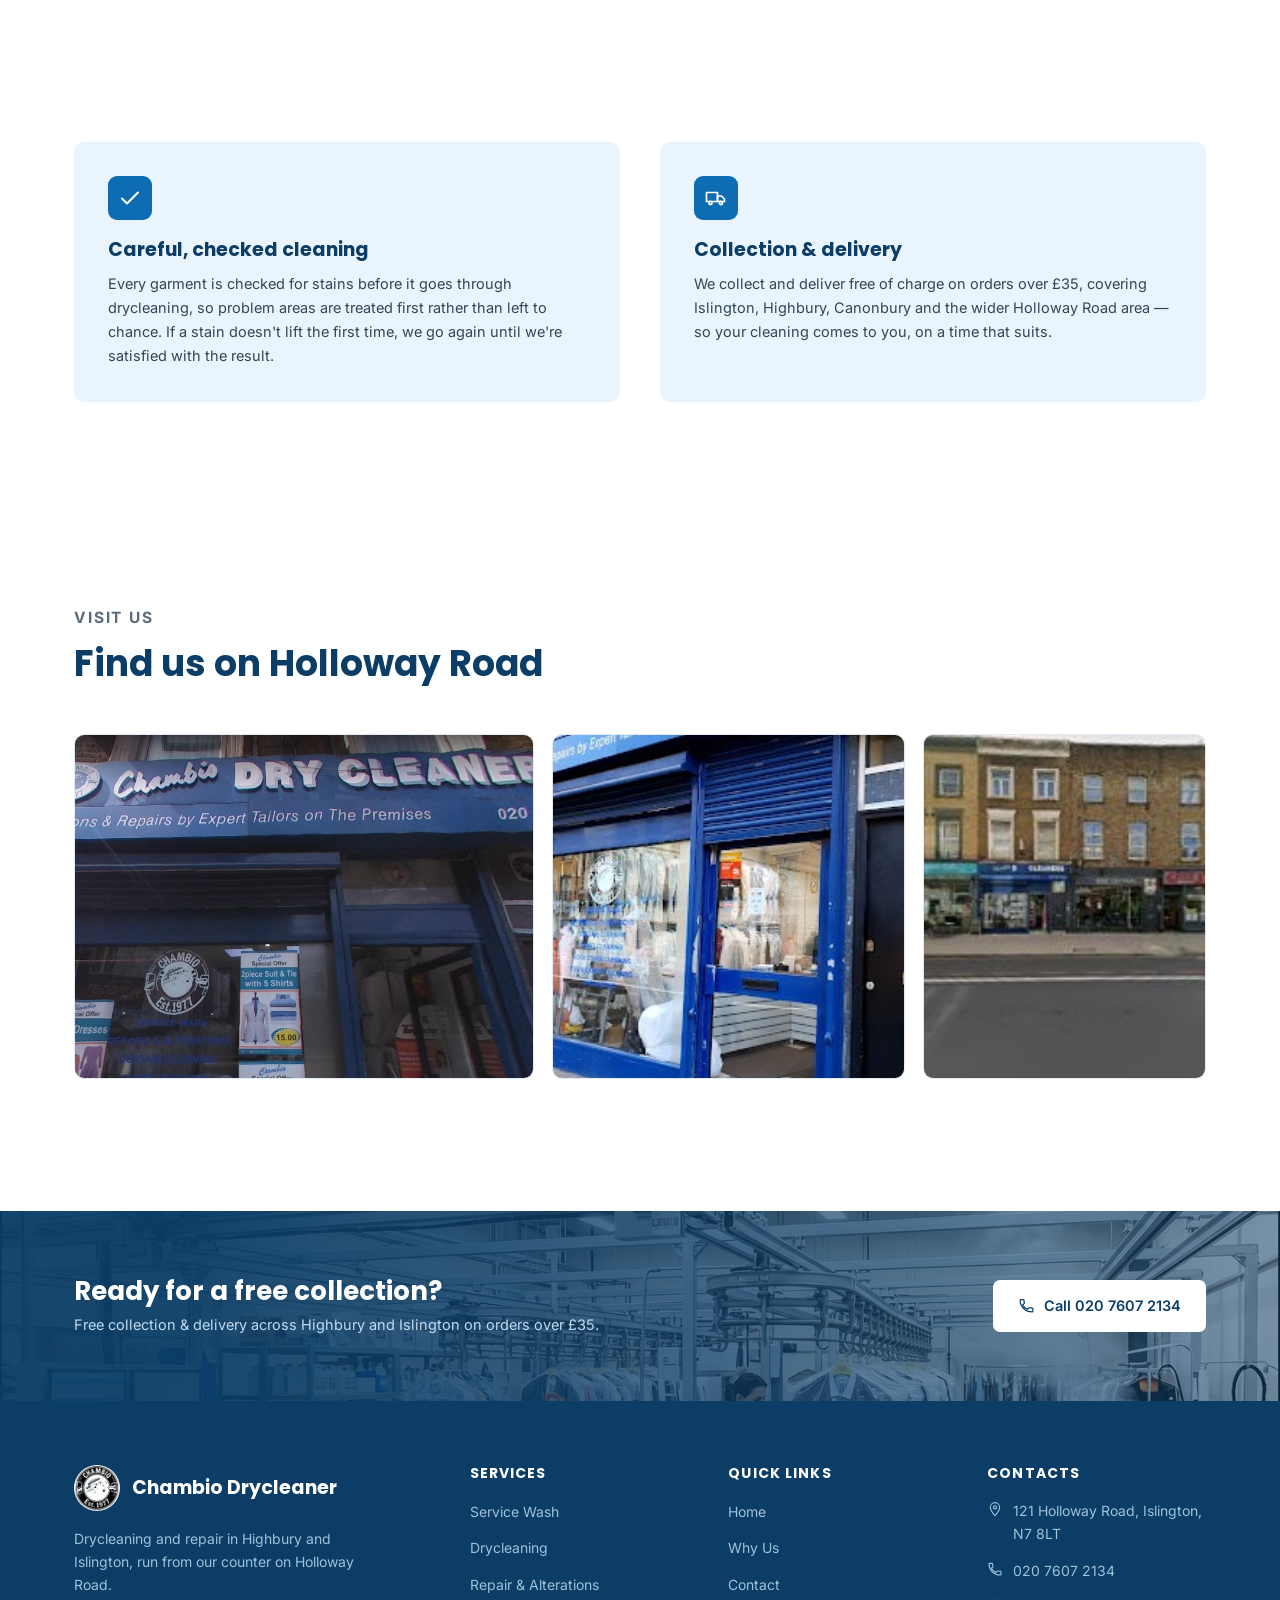
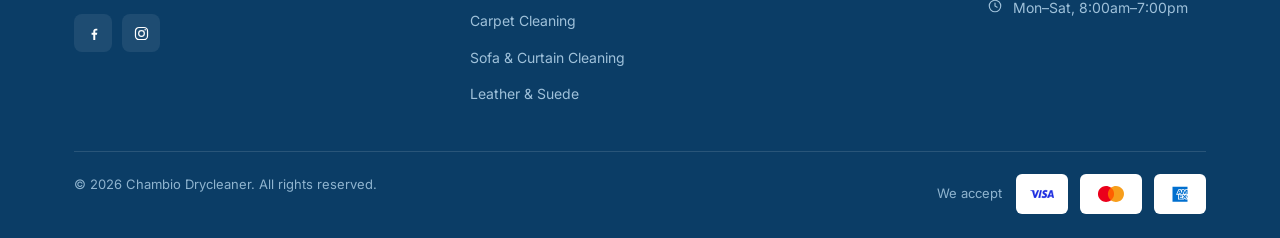
<file: about.html>
<!DOCTYPE html>
<html lang="en">
<head>
<meta charset="UTF-8">
<meta name="viewport" content="width=device-width, initial-scale=1.0">
<title>Why Choose Us | Chambio Drycleaner, Islington N7</title>
<meta name="description" content="Family-run drycleaner on Holloway Road, Islington since 1977. Trusted local team, fast turnaround, careful quality and fair prices.">
<link rel="canonical" href="about.html">
<link rel="icon" type="image/x-icon" href="favicon.ico">
<link rel="icon" type="image/png" sizes="32x32" href="favicon-32x32.png">
<link rel="icon" type="image/png" sizes="16x16" href="favicon-16x16.png">
<link rel="apple-touch-icon" sizes="180x180" href="apple-touch-icon.png">
<link rel="preconnect" href="https://fonts.googleapis.com">
<link rel="preconnect" href="https://fonts.gstatic.com" crossorigin>
<link href="https://fonts.googleapis.com/css2?family=Poppins:wght@500;600;700&family=Inter:wght@400;500;600;700&display=swap" rel="stylesheet">
<link rel="stylesheet" href="style.css?v=2">
</head>
<body>

<!-- Icon sprite definitions -->
<svg width="0" height="0" style="position:absolute">
  <defs>
    <symbol id="ic-phone" viewBox="0 0 24 24"><path d="M6.6 10.8c1.4 2.8 3.8 5.2 6.6 6.6l2.2-2.2c.3-.3.7-.4 1-.2 1.1.4 2.3.6 3.6.6.6 0 1 .4 1 1V20c0 .6-.4 1-1 1C10.4 21 3 13.6 3 4.6c0-.6.4-1 1-1h3.4c.6 0 1 .4 1 1 0 1.3.2 2.5.6 3.6.1.4 0 .8-.2 1L6.6 10.8z" fill="none" stroke="currentColor" stroke-width="1.7" stroke-linejoin="round"/></symbol>
    <symbol id="ic-pin" viewBox="0 0 24 24"><path d="M12 22s7-7.4 7-12.5A7 7 0 0 0 5 9.5C5 14.6 12 22 12 22z" fill="none" stroke="currentColor" stroke-width="1.7" stroke-linejoin="round"/><circle cx="12" cy="9.5" r="2.4" fill="none" stroke="currentColor" stroke-width="1.7"/></symbol>
    <symbol id="ic-clock" viewBox="0 0 24 24"><circle cx="12" cy="12" r="8.6" fill="none" stroke="currentColor" stroke-width="1.7"/><path d="M12 7.5V12l3.2 1.8" fill="none" stroke="currentColor" stroke-width="1.7" stroke-linecap="round" stroke-linejoin="round"/></symbol>
    <symbol id="ic-truck" viewBox="0 0 24 24"><path d="M2.5 6.5h11v9h-11z" fill="none" stroke="currentColor" stroke-width="1.7" stroke-linejoin="round"/><path d="M13.5 10h4l3 3v2.5h-7V10z" fill="none" stroke="currentColor" stroke-width="1.7" stroke-linejoin="round"/><circle cx="6.5" cy="17" r="1.6" fill="none" stroke="currentColor" stroke-width="1.6"/><circle cx="17" cy="17" r="1.6" fill="none" stroke="currentColor" stroke-width="1.6"/></symbol>
    <symbol id="ic-hanger" viewBox="0 0 24 24"><path d="M12 4.2a1.6 1.6 0 1 1 1.4 2.4" fill="none" stroke="currentColor" stroke-width="1.7" stroke-linecap="round"/><path d="M12 6.6 3 13.5c-.7.5-.3 1.6.6 1.6h16.8c.9 0 1.3-1.1.6-1.6L12 6.6z" fill="none" stroke="currentColor" stroke-width="1.7" stroke-linejoin="round"/><path d="M5 17.3h14" stroke="currentColor" stroke-width="1.7" stroke-linecap="round"/></symbol>
    <symbol id="ic-washer" viewBox="0 0 24 24"><rect x="3.5" y="3" width="17" height="18" rx="2.2" fill="none" stroke="currentColor" stroke-width="1.7"/><circle cx="12" cy="13" r="5" fill="none" stroke="currentColor" stroke-width="1.7"/><path d="M9.5 13c0-1.6 1.2-2.8 2.5-2.8" fill="none" stroke="currentColor" stroke-width="1.5" stroke-linecap="round"/><circle cx="6.5" cy="5.6" r=".9" fill="currentColor"/><circle cx="9.3" cy="5.6" r=".9" fill="currentColor"/></symbol>
    <symbol id="ic-needle" viewBox="0 0 24 24"><path d="M19.5 4.5 9 15a2.1 2.1 0 1 1-3-3L16.5 1.5" fill="none" stroke="currentColor" stroke-width="1.7" stroke-linecap="round" stroke-linejoin="round"/><circle cx="18" cy="6" r="1.4" fill="none" stroke="currentColor" stroke-width="1.5"/><path d="M4.5 16.5 3 21l4.5-1.5" fill="none" stroke="currentColor" stroke-width="1.7" stroke-linecap="round" stroke-linejoin="round"/></symbol>
    <symbol id="ic-carpet" viewBox="0 0 24 24"><rect x="3" y="4.5" width="18" height="15" rx="1.5" fill="none" stroke="currentColor" stroke-width="1.7"/><rect x="6" y="7.5" width="12" height="9" rx="1" fill="none" stroke="currentColor" stroke-width="1.4"/><path d="M9 10.5h6M9 13.5h6" stroke="currentColor" stroke-width="1.3" stroke-linecap="round"/></symbol>
    <symbol id="ic-sofa" viewBox="0 0 24 24"><path d="M5 12V8.8a1.8 1.8 0 0 1 3.6 0V11h6.8V8.8a1.8 1.8 0 0 1 3.6 0V12" fill="none" stroke="currentColor" stroke-width="1.7" stroke-linejoin="round"/><rect x="3.5" y="11" width="17" height="6" rx="1.6" fill="none" stroke="currentColor" stroke-width="1.7"/><path d="M4.5 17v2.3M19.5 17v2.3" stroke="currentColor" stroke-width="1.7" stroke-linecap="round"/></symbol>
    <symbol id="ic-jacket" viewBox="0 0 24 24"><path d="M9 3.5 12 5l3-1.5 4 3-2 2.5V20H8V9L6 6.5l3-3z" fill="none" stroke="currentColor" stroke-width="1.7" stroke-linejoin="round"/><path d="M12 5v15" stroke="currentColor" stroke-width="1.3"/></symbol>
    <symbol id="ic-team" viewBox="0 0 24 24"><circle cx="9" cy="8.5" r="2.6" fill="none" stroke="currentColor" stroke-width="1.7"/><path d="M3.5 19c0-3 2.5-5 5.5-5s5.5 2 5.5 5" fill="none" stroke="currentColor" stroke-width="1.7" stroke-linecap="round"/><circle cx="16.5" cy="9" r="2" fill="none" stroke="currentColor" stroke-width="1.5"/><path d="M15 13.3c2.4.3 4 1.9 4.3 4.2" fill="none" stroke="currentColor" stroke-width="1.5" stroke-linecap="round"/></symbol>
    <symbol id="ic-bolt" viewBox="0 0 24 24"><path d="M13 2 4.5 14h6l-1 8L18.5 9.5h-6L13 2z" fill="none" stroke="currentColor" stroke-width="1.7" stroke-linejoin="round"/></symbol>
    <symbol id="ic-star" viewBox="0 0 24 24"><path d="M12 3.5l2.7 5.6 6.1.9-4.4 4.3 1 6.1L12 17.3l-5.4 3.1 1-6.1-4.4-4.3 6.1-.9L12 3.5z" fill="none" stroke="currentColor" stroke-width="1.7" stroke-linejoin="round"/></symbol>
    <symbol id="ic-tag" viewBox="0 0 24 24"><path d="M20 12.5 12.5 20a1.5 1.5 0 0 1-2.1 0l-6.4-6.4a1.5 1.5 0 0 1 0-2.1L11.5 4H20v8.5z" fill="none" stroke="currentColor" stroke-width="1.7" stroke-linejoin="round"/><circle cx="15.5" cy="8.5" r="1.3" fill="none" stroke="currentColor" stroke-width="1.5"/></symbol>
    <symbol id="ic-mail" viewBox="0 0 24 24"><rect x="3" y="5" width="18" height="14" rx="2" fill="none" stroke="currentColor" stroke-width="1.7"/><path d="M4 6.5l8 6.5 8-6.5" fill="none" stroke="currentColor" stroke-width="1.7" stroke-linejoin="round"/></symbol>
    <symbol id="ic-fb" viewBox="0 0 24 24"><path d="M14.5 21v-7.2h2.4l.4-2.8h-2.8V9.2c0-.8.2-1.4 1.4-1.4h1.5V5.3c-.3 0-1.1-.1-2.1-.1-2.1 0-3.6 1.3-3.6 3.7v2.1H9.3v2.8h2.4V21h2.8z" fill="currentColor"/></symbol>
    <symbol id="ic-ig" viewBox="0 0 24 24"><rect x="3.5" y="3.5" width="17" height="17" rx="5" fill="none" stroke="currentColor" stroke-width="1.7"/><circle cx="12" cy="12" r="4" fill="none" stroke="currentColor" stroke-width="1.7"/><circle cx="17.2" cy="6.8" r="1.1" fill="currentColor"/></symbol>
    <symbol id="ic-check" viewBox="0 0 24 24"><path d="M4 12.5l5 5 11-11" fill="none" stroke="currentColor" stroke-width="2" stroke-linecap="round" stroke-linejoin="round"/></symbol>
    <symbol id="ic-arrow" viewBox="0 0 24 24"><path d="M4 12h15M13 6l6 6-6 6" fill="none" stroke="currentColor" stroke-width="1.8" stroke-linecap="round" stroke-linejoin="round"/></symbol>
    <symbol id="ic-card" viewBox="0 0 24 24"><rect x="2.5" y="5.5" width="19" height="13" rx="2" fill="none" stroke="currentColor" stroke-width="1.7"/><path d="M2.5 9.5h19" stroke="currentColor" stroke-width="1.7"/></symbol>
    <symbol id="doodle-iron" viewBox="0 0 40 40"><path d="M6 30h22c4 0 7-4 7-9 0-6-5-11-13-11H14c-4 0-7 3-7 7v13z" fill="none" stroke="currentColor" stroke-width="1.3"/><circle cx="30" cy="17" r="2" fill="none" stroke="currentColor" stroke-width="1.3"/><path d="M4 34h30" stroke="currentColor" stroke-width="1.3" stroke-linecap="round"/></symbol>
    <symbol id="doodle-bubble" viewBox="0 0 20 20"><circle cx="10" cy="10" r="6.5" fill="none" stroke="currentColor" stroke-width="1.2"/><circle cx="15.5" cy="6" r="1.6" fill="none" stroke="currentColor" stroke-width="1.1"/></symbol>
    <symbol id="doodle-hanger" viewBox="0 0 32 32"><path d="M16 6.2a2.1 2.1 0 1 1 1.9 3.2" fill="none" stroke="currentColor" stroke-width="1.3" stroke-linecap="round"/><path d="M16 9 4 18c-.9.7-.4 2.1.8 2.1h22.4c1.2 0 1.7-1.4.8-2.1L16 9z" fill="none" stroke="currentColor" stroke-width="1.3" stroke-linejoin="round"/></symbol>
    <symbol id="doodle-scissor" viewBox="0 0 32 32"><path d="M26 6 12 20" fill="none" stroke="currentColor" stroke-width="1.3" stroke-linecap="round"/><path d="M6 24 20 10" fill="none" stroke="currentColor" stroke-width="1.3" stroke-linecap="round"/><circle cx="8" cy="26" r="2.6" fill="none" stroke="currentColor" stroke-width="1.2"/><circle cx="24" cy="8" r="2.6" fill="none" stroke="currentColor" stroke-width="1.2"/></symbol>
    <symbol id="doodle-detergent" viewBox="0 0 34 44"><path d="M11 8h12v4l4 4v24a2 2 0 0 1-2 2H9a2 2 0 0 1-2-2V16l4-4V8z" fill="none" stroke="currentColor" stroke-width="1.3" stroke-linejoin="round"/><path d="M13 4h8v4h-8z" fill="none" stroke="currentColor" stroke-width="1.3" stroke-linejoin="round"/><path d="M9 22h16" stroke="currentColor" stroke-width="1" stroke-linecap="round"/><rect x="11" y="26" width="12" height="8" rx="1.4" fill="none" stroke="currentColor" stroke-width="1"/></symbol>
    <symbol id="doodle-basket" viewBox="0 0 44 34"><path d="M4 12h36l-4 18.4a3 3 0 0 1-3 2.4H11a3 3 0 0 1-3-2.4L4 12z" fill="none" stroke="currentColor" stroke-width="1.3" stroke-linejoin="round"/><path d="M9 12c0-6.5 5.5-10.5 13-10.5S35 5.5 35 12" fill="none" stroke="currentColor" stroke-width="1.3"/><path d="M12.5 17.5v10.5M22 17.5v10.5M31.5 17.5v10.5" stroke="currentColor" stroke-width="1" stroke-linecap="round"/></symbol>
    <symbol id="doodle-shirt" viewBox="0 0 40 40"><path d="M14 4 20 8.5 26 4 34 10.5 29.5 16.5V36h-19V16.5L6 10.5 14 4z" fill="none" stroke="currentColor" stroke-width="1.3" stroke-linejoin="round"/></symbol>
  </defs>
</svg>

<div class="topbar">
  <div class="wrap">
    <div class="topbar-item">
      <svg width="15" height="15"><use href="#ic-pin"/></svg>
      <span>121 Holloway Road, Islington, London N7 8LT</span>
    </div>
    <div class="topbar-right">
      <div class="topbar-item"><svg width="15" height="15"><use href="#ic-clock"/></svg><span>Mon&ndash;Sat, 8:00am&ndash;7:00pm</span></div>
      <a class="topbar-item" href="tel:02076072134"><svg width="15" height="15"><use href="#ic-phone"/></svg><span>020 7607 2134</span></a>
    </div>
  </div>
</div>

<header>
  <div class="nav">
    <a class="brand" href="index.html">
      <span class="brand-mark"><img src="logo.png" alt="Chambio Drycleaner logo"></span>
      <span class="brand-text">
        <span class="brand-name" style="display:block;">Chambio</span>
        <span class="brand-sub">DRYCLEANER &middot; EST. 1977</span>
      </span>
    </a>

    <nav class="menu" id="navMenu">
      <a href="index.html">Home</a>
      <div class="dropdown">
        <button type="button" aria-expanded="false">Services <svg width="12" height="12"><use href="#ic-arrow" transform="rotate(90 12 12)"/></svg></button>
        <div class="dropdown-menu">
          <a href="service-wash.html">Service Wash</a>
          <a href="drycleaning.html">Drycleaning</a>
          <a href="repair-alterations.html">Repair &amp; Alterations</a>
          <a href="carpet-cleaning.html">Carpet Cleaning</a>
          <a href="sofa-curtain.html">Sofa &amp; Curtain Cleaning</a>
          <a href="leather-suede.html">Leather &amp; Suede</a>
        </div>
      </div>
      <a href="about.html" class="active">Why Us</a>
      <a href="contact.html">Contact</a>
    </nav>

    <a class="header-cta" href="tel:02076072134">
      <svg width="16" height="16"><use href="#ic-phone"/></svg>
      Call Now
    </a>
    <button class="burger" id="burger" aria-label="Toggle menu" aria-expanded="false">
      <svg width="26" height="26"><use href="#ic-arrow" transform="rotate(90 12 12)"/></svg>
    </button>
  </div>
</header>

<main id="top">

  <!-- PAGE INTRO -->
  <section class="hero" style="padding:64px 0 30px;">
    <svg class="hero-doodles" width="100%" height="100%" xmlns="http://www.w3.org/2000/svg">
      <use href="#doodle-bubble" x="6%" y="18%" width="26" height="26"/>
      <use href="#doodle-bubble" x="10%" y="30%" width="15" height="15"/>
      <use href="#doodle-detergent" x="3%" y="56%" width="42" height="54"/>
      <use href="#ic-washer" x="90%" y="12%" width="44" height="44"/>
      <use href="#doodle-basket" x="88%" y="56%" width="52" height="40"/>
      <use href="#doodle-shirt" x="4%" y="12%" width="34" height="34"/>
      <use href="#doodle-bubble" x="85%" y="70%" width="20" height="20"/>
      <use href="#doodle-bubble" x="93%" y="76%" width="12" height="12"/>
      <use href="#doodle-bubble" x="15%" y="82%" width="14" height="14"/>
    </svg>
    <div class="wrap">
      <div class="hero-center">
        <p class="eyebrow">Since 1977</p>
        <h1>Why Choose <span>Chambio</span></h1>
        <p class="lead">A family-run drycleaner on Holloway Road, built on straightforward pricing, honest turnaround times and real attention to the fabrics we're given.</p>
      </div>
    </div>
  </section>

  <!-- WHO WE ARE -->
  <section class="about">
    <svg class="about-doodles" width="100%" height="100%" xmlns="http://www.w3.org/2000/svg" style="color:var(--blue-mid);">
      <use href="#doodle-iron" x="6%" y="8%" width="46" height="46"/>
      <use href="#doodle-bubble" x="88%" y="12%" width="26" height="26"/>
      <use href="#doodle-bubble" x="92%" y="20%" width="16" height="16"/>
      <use href="#doodle-hanger" x="90%" y="70%" width="42" height="42"/>
      <use href="#doodle-scissor" x="4%" y="78%" width="38" height="38"/>
      <use href="#doodle-bubble" x="10%" y="55%" width="14" height="14"/>
    </svg>
    <div class="wrap">
      <div class="about-grid">
        <div class="about-blob">
          <img src="clothespins.jpg" alt="Freshly pressed shirts on hangers at Chambio Drycleaner" loading="lazy">
          <span class="est-badge">Est.<br>1977</span>
        </div>
        <div class="about-copy">
          <p class="eyebrow">Who We Are</p>
          <h2>Your local drycleaner on Holloway Road</h2>
          <p>Chambio Drycleaner has been caring for garments across Highbury and Islington since 1977, built on straightforward pricing, honest turnaround times and real attention to the fabrics we're given. Drycleaning shirts, suits and everyday laundry is the heart of what we do, but we also handle the trickier jobs &mdash; leather, suede, curtains, carpets and sofas &mdash; with the same care.</p>
          <a class="link-arrow" href="services.html">See all our services <svg width="15" height="15"><use href="#ic-arrow"/></svg></a>
        </div>
      </div>
    </div>
  </section>

  <!-- WHY -->
  <section id="why" style="padding-top:120px;">
    <div class="wrap">
      <div class="section-head">
        <p class="eyebrow" style="text-align:center;">Our Advantages</p>
        <h2>Why choose Chambio</h2>
      </div>
      <div class="why-grid">
        <div class="why-item">
          <span class="info-icon"><svg width="26" height="26" style="color:var(--blue);"><use href="#ic-team"/></svg></span>
          <h3>Trusted Local Team</h3>
          <p>The same familiar faces at the counter, six days a week.</p>
        </div>
        <div class="why-item">
          <span class="info-icon"><svg width="26" height="26" style="color:var(--blue);"><use href="#ic-bolt"/></svg></span>
          <h3>Fast Turnaround</h3>
          <p>Most drycleaning and laundry ready within the same week.</p>
        </div>
        <div class="why-item">
          <span class="info-icon"><svg width="26" height="26" style="color:var(--blue);"><use href="#ic-star"/></svg></span>
          <h3>Careful Quality</h3>
          <p>Every garment checked and pre-treated before it's cleaned.</p>
        </div>
        <div class="why-item">
          <span class="info-icon"><svg width="26" height="26" style="color:var(--blue);"><use href="#ic-tag"/></svg></span>
          <h3>Fair Prices</h3>
          <p>Honest, competitive pricing with no hidden charges.</p>
        </div>
      </div>
    </div>
  </section>

  <!-- EXPLAIN -->
  <section class="explain">
    <div class="wrap">
      <div class="explain-grid">
        <div class="explain-card">
          <span class="info-icon"><svg width="24" height="24"><use href="#ic-check"/></svg></span>
          <h3>Careful, checked cleaning</h3>
          <p>Every garment is checked for stains before it goes through drycleaning, so problem areas are treated first rather than left to chance. If a stain doesn't lift the first time, we go again until we're satisfied with the result.</p>
        </div>
        <div class="explain-card">
          <span class="info-icon"><svg width="24" height="24"><use href="#ic-truck"/></svg></span>
          <h3>Collection &amp; delivery</h3>
          <p>We collect and deliver free of charge on orders over &pound;35, covering Islington, Highbury, Canonbury and the wider Holloway Road area &mdash; so your cleaning comes to you, on a time that suits.</p>
        </div>
      </div>
    </div>
  </section>

  <!-- STOREFRONT -->
  <section>
    <div class="wrap">
      <div class="section-head left">
        <p class="eyebrow">Visit Us</p>
        <h2>Find us on Holloway Road</h2>
      </div>
      <div class="storefront-grid">
        <img src="shopfront-sign.jpg" alt="Chambio Dry Cleaners shopfront sign, established 1977, Holloway Road" loading="lazy">
        <img src="shopfront-door.jpg" alt="Chambio Dry Cleaners entrance and shutter front" loading="lazy">
        <img src="shopfront-street.jpg" alt="Chambio Dry Cleaners storefront viewed from Holloway Road" loading="lazy">
      </div>
    </div>
  </section>

  <section style="padding:0;">
    <div class="cta-band">
      <div class="bg-photo"></div>
      <div class="bg-overlay"></div>
      <div class="wrap">
        <div>
          <h2>Ready for a free collection?</h2>
          <p>Free collection &amp; delivery across Highbury and Islington on orders over &pound;35.</p>
        </div>
        <a class="btn btn-primary" href="tel:02076072134"><svg width="17" height="17"><use href="#ic-phone"/></svg>Call 020 7607 2134</a>
      </div>
    </div>
  </section>


</main>

<footer>
  <div class="wrap">
    <div class="foot-grid">
      <div>
        <div class="foot-brand">
          <span class="brand-mark"><img src="logo.png" alt="Chambio Drycleaner logo"></span>
          <span class="brand-name">Chambio Drycleaner</span>
        </div>
        <p>Drycleaning and repair in Highbury and Islington, run from our counter on Holloway Road.</p>
        <div class="social-row">
          <a href="#" aria-label="Facebook"><svg width="17" height="17"><use href="#ic-fb"/></svg></a>
          <a href="#" aria-label="Instagram"><svg width="17" height="17"><use href="#ic-ig"/></svg></a>
        </div>
      </div>
      <div>
        <h4>Services</h4>
        <ul>
          <li><a href="service-wash.html">Service Wash</a></li>
          <li><a href="drycleaning.html">Drycleaning</a></li>
          <li><a href="repair-alterations.html">Repair &amp; Alterations</a></li>
          <li><a href="carpet-cleaning.html">Carpet Cleaning</a></li>
          <li><a href="sofa-curtain.html">Sofa &amp; Curtain Cleaning</a></li>
          <li><a href="leather-suede.html">Leather &amp; Suede</a></li>
        </ul>
      </div>
      <div>
        <h4>Quick Links</h4>
        <ul>
          <li><a href="index.html">Home</a></li>
          <li><a href="about.html">Why Us</a></li>
          <li><a href="contact.html">Contact</a></li>
        </ul>
      </div>
      <div>
        <h4>Contacts</h4>
        <div class="foot-contact-row">
          <svg width="16" height="16"><use href="#ic-pin"/></svg>
          <span>121 Holloway Road, Islington, N7 8LT</span>
        </div>
        <div class="foot-contact-row">
          <svg width="16" height="16"><use href="#ic-phone"/></svg>
          <span>020 7607 2134</span>
        </div>
        <div class="foot-contact-row">
          <svg width="16" height="16"><use href="#ic-clock"/></svg>
          <span>Mon&ndash;Sat, 8:00am&ndash;7:00pm</span>
        </div>
      </div>
    </div>
    <div class="foot-bottom">
      <span>&copy; <span id="year"></span> Chambio Drycleaner. All rights reserved.</span>
      <div class="cards-accepted">
        <span class="label">We accept</span>
        <span class="card-logo"><img src="visa.png" alt="Visa"></span>
        <span class="card-logo"><img src="mastercard.svg" alt="Mastercard"></span>
        <span class="card-logo"><img src="amex.svg" alt="American Express"></span>
      </div>
    </div>
  </div>
</footer>

<script>
  document.getElementById('year').textContent = new Date().getFullYear();

  const burger = document.getElementById('burger');
  const navMenu = document.getElementById('navMenu');
  burger.addEventListener('click', () => {
    const isOpen = navMenu.classList.toggle('open');
    burger.setAttribute('aria-expanded', isOpen);
  });

  document.querySelectorAll('.dropdown > button').forEach(btn => {
    btn.addEventListener('click', () => {
      const parent = btn.closest('.dropdown');
      const isOpen = parent.classList.toggle('open');
      btn.setAttribute('aria-expanded', isOpen);
    });
  });

  navMenu.querySelectorAll('a').forEach(a => a.addEventListener('click', () => {
    navMenu.classList.remove('open');
    burger.setAttribute('aria-expanded', false);
  }));
</script>

<div class="wa-widget">
  <span class="wa-tooltip">Chat with us on WhatsApp</span>
  <a class="wa-btn" href="https://wa.me/447863146738" target="_blank" rel="noopener" aria-label="Chat with Chambio Drycleaners on WhatsApp">
    <svg viewBox="0 0 32 32" fill="none" xmlns="http://www.w3.org/2000/svg">
      <path d="M16.004 3C9.06 3 3.42 8.64 3.42 15.58c0 2.35.65 4.55 1.78 6.44L3 29l7.15-2.15a12.5 12.5 0 0 0 5.85 1.46h.01c6.94 0 12.58-5.64 12.58-12.58C28.6 8.79 22.96 3 16.004 3Z" fill="#fff"/>
      <path d="M16.004 4.9c5.9 0 10.68 4.78 10.68 10.68 0 5.9-4.78 10.68-10.68 10.68a10.6 10.6 0 0 1-5.44-1.5l-.39-.23-3.9 1.18 1.14-3.87-.25-.4a10.63 10.63 0 0 1-1.64-5.66c0-5.9 4.78-10.68 10.68-10.68Z" fill="#25D366"/>
      <path d="M12.1 9.98c-.24-.53-.5-.54-.73-.55l-.62-.01c-.22 0-.57.08-.87.4-.3.32-1.13 1.11-1.13 2.7 0 1.6 1.16 3.14 1.32 3.36.16.22 2.24 3.6 5.54 4.9 2.74 1.08 3.3.87 3.89.81.6-.06 1.93-.79 2.2-1.55.27-.76.27-1.42.19-1.55-.08-.14-.29-.22-.6-.38-.32-.16-1.93-.95-2.23-1.06-.3-.11-.52-.16-.73.16-.22.32-.84 1.06-1.03 1.28-.19.22-.38.24-.7.08-.32-.16-1.35-.5-2.57-1.58-.95-.85-1.59-1.9-1.78-2.22-.19-.32-.02-.5.14-.66.14-.14.32-.38.48-.57.16-.19.21-.32.32-.54.11-.22.05-.4-.03-.56-.08-.16-.71-1.77-1-2.42Z" fill="#fff"/>
    </svg>
  </a>
</div>

</body>
</html>
</file>
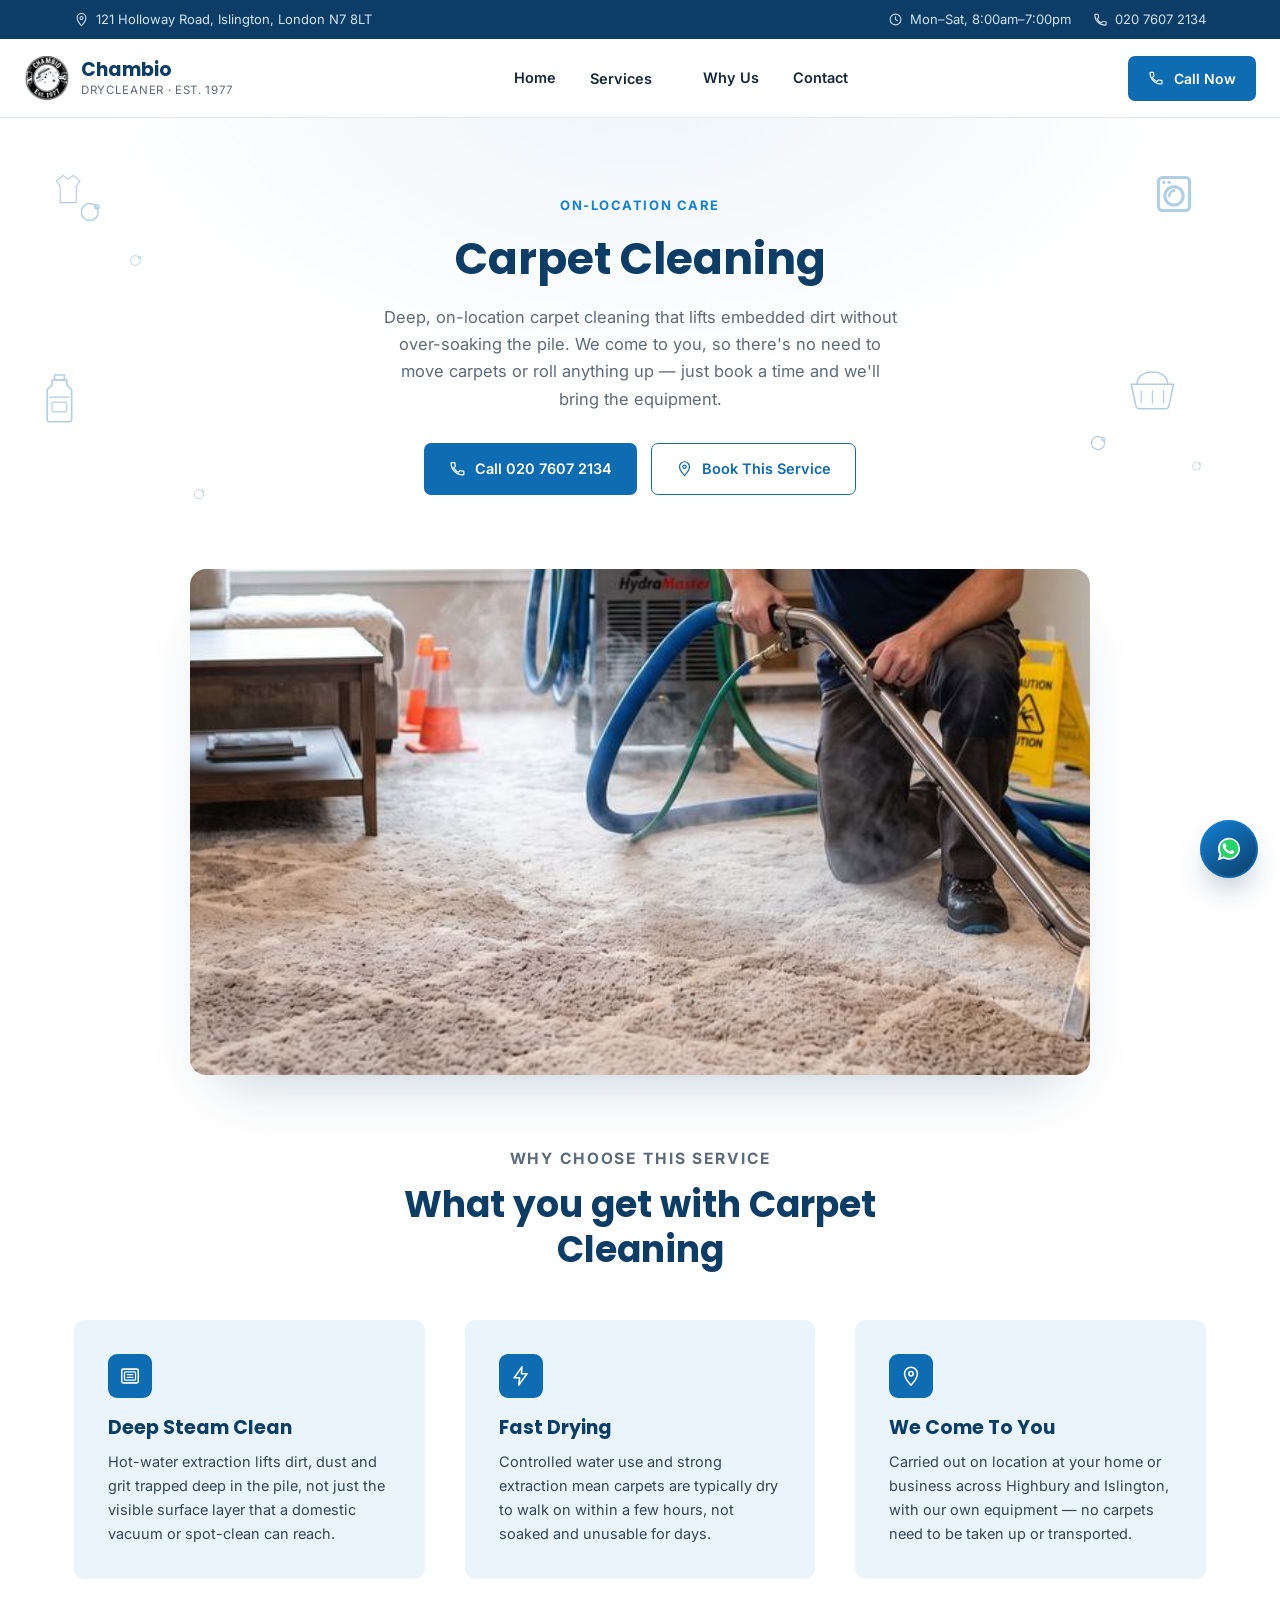
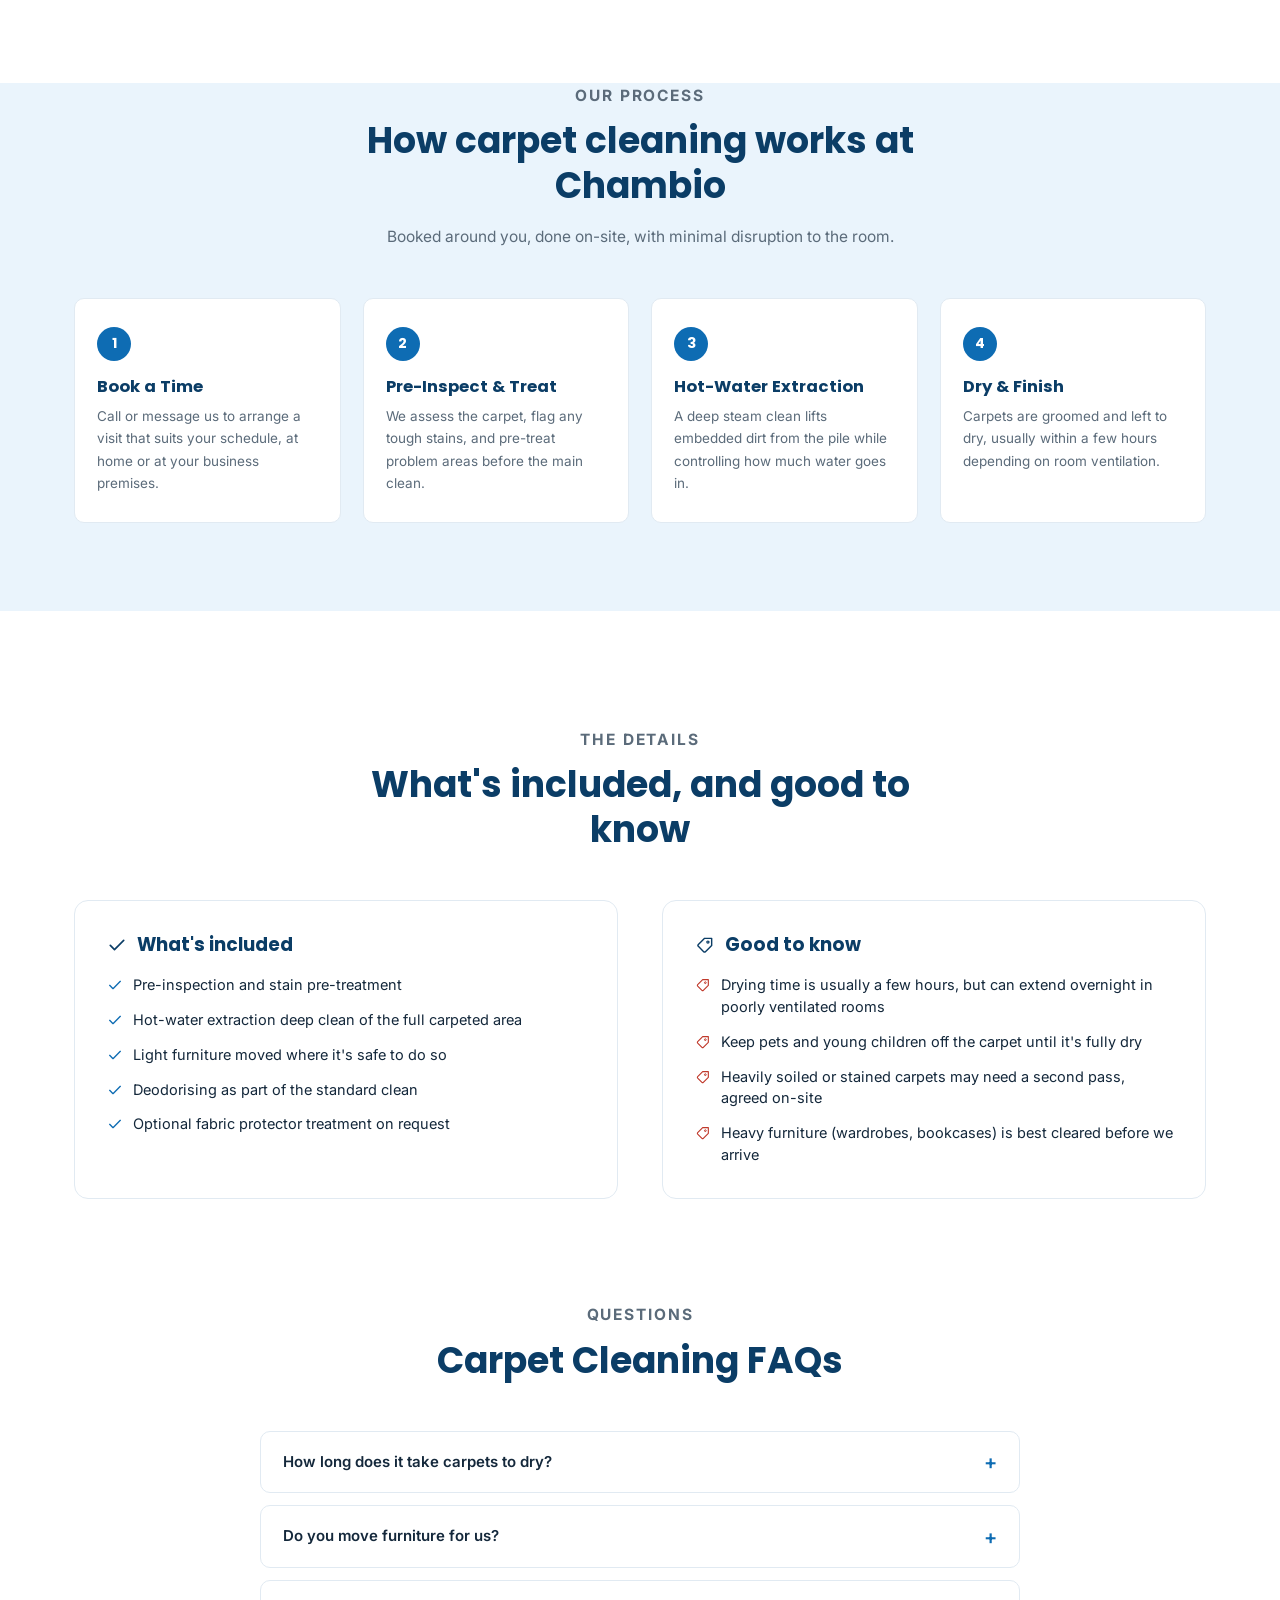
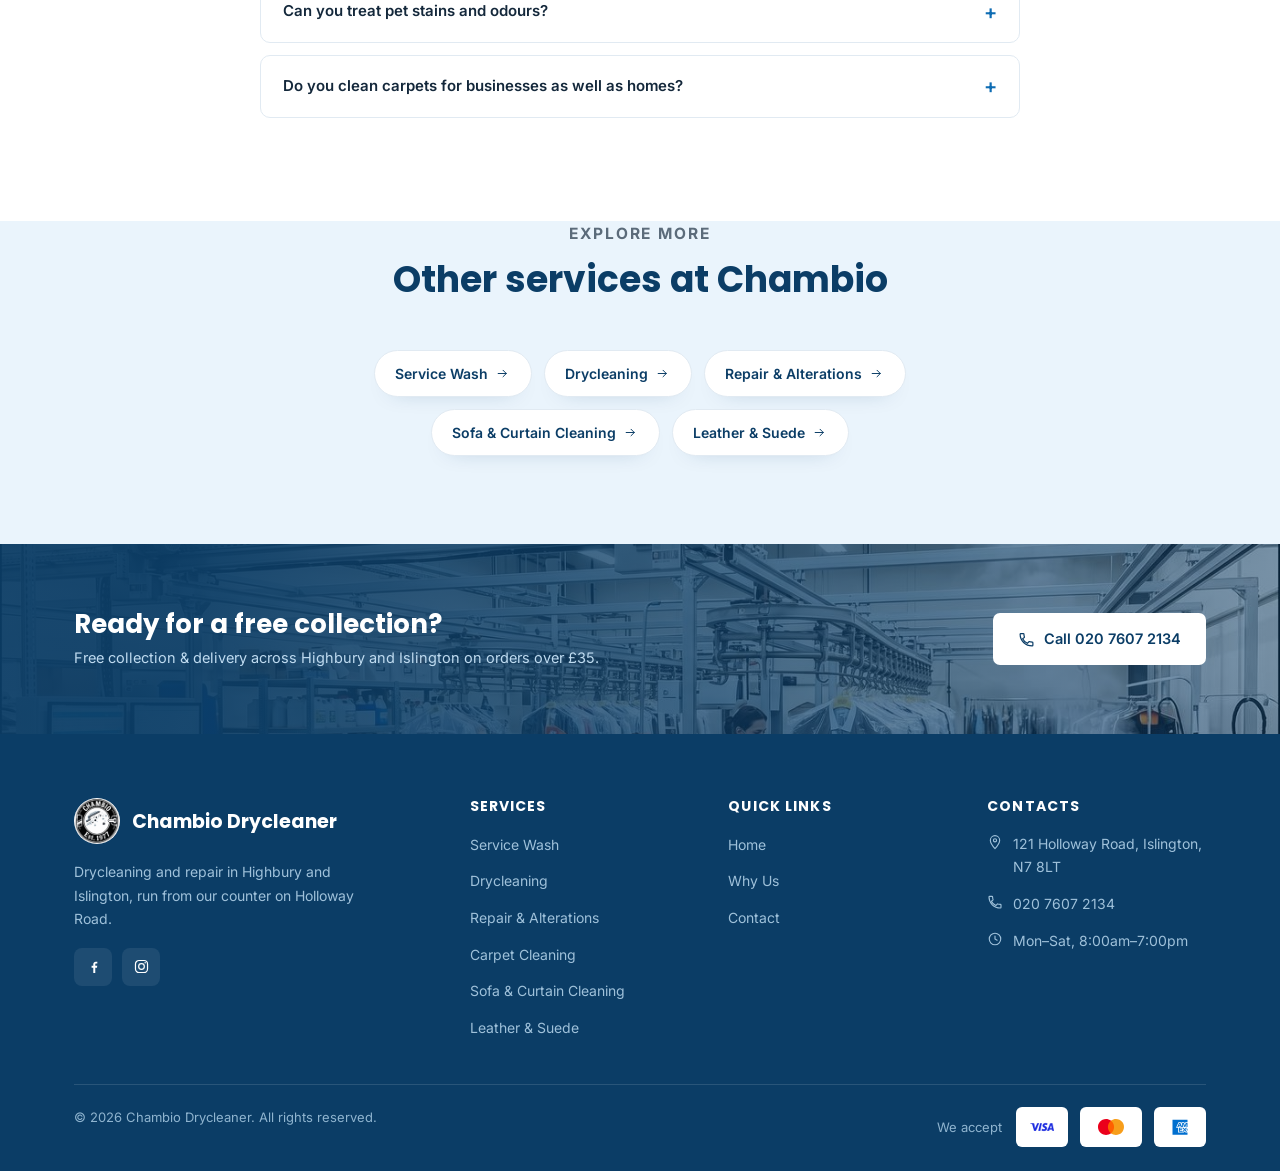
<file: carpet-cleaning.html>
<!DOCTYPE html>
<html lang="en">
<head>
<meta charset="UTF-8">
<meta name="viewport" content="width=device-width, initial-scale=1.0">
<title>Carpet Cleaning | Chambio Drycleaner, Islington N7</title>
<meta name="description" content="On-location carpet steam cleaning by Chambio Drycleaner, serving Highbury and Islington.">
<link rel="canonical" href="carpet-cleaning.html">
<link rel="icon" type="image/x-icon" href="favicon.ico">
<link rel="icon" type="image/png" sizes="32x32" href="favicon-32x32.png">
<link rel="icon" type="image/png" sizes="16x16" href="favicon-16x16.png">
<link rel="apple-touch-icon" sizes="180x180" href="apple-touch-icon.png">
<link rel="preconnect" href="https://fonts.googleapis.com">
<link rel="preconnect" href="https://fonts.gstatic.com" crossorigin>
<link href="https://fonts.googleapis.com/css2?family=Poppins:wght@500;600;700&family=Inter:wght@400;500;600;700&display=swap" rel="stylesheet">
<link rel="stylesheet" href="style.css?v=2">
</head>
<body>

<!-- Icon sprite definitions -->
<svg width="0" height="0" style="position:absolute">
  <defs>
    <symbol id="ic-phone" viewBox="0 0 24 24"><path d="M6.6 10.8c1.4 2.8 3.8 5.2 6.6 6.6l2.2-2.2c.3-.3.7-.4 1-.2 1.1.4 2.3.6 3.6.6.6 0 1 .4 1 1V20c0 .6-.4 1-1 1C10.4 21 3 13.6 3 4.6c0-.6.4-1 1-1h3.4c.6 0 1 .4 1 1 0 1.3.2 2.5.6 3.6.1.4 0 .8-.2 1L6.6 10.8z" fill="none" stroke="currentColor" stroke-width="1.7" stroke-linejoin="round"/></symbol>
    <symbol id="ic-pin" viewBox="0 0 24 24"><path d="M12 22s7-7.4 7-12.5A7 7 0 0 0 5 9.5C5 14.6 12 22 12 22z" fill="none" stroke="currentColor" stroke-width="1.7" stroke-linejoin="round"/><circle cx="12" cy="9.5" r="2.4" fill="none" stroke="currentColor" stroke-width="1.7"/></symbol>
    <symbol id="ic-clock" viewBox="0 0 24 24"><circle cx="12" cy="12" r="8.6" fill="none" stroke="currentColor" stroke-width="1.7"/><path d="M12 7.5V12l3.2 1.8" fill="none" stroke="currentColor" stroke-width="1.7" stroke-linecap="round" stroke-linejoin="round"/></symbol>
    <symbol id="ic-truck" viewBox="0 0 24 24"><path d="M2.5 6.5h11v9h-11z" fill="none" stroke="currentColor" stroke-width="1.7" stroke-linejoin="round"/><path d="M13.5 10h4l3 3v2.5h-7V10z" fill="none" stroke="currentColor" stroke-width="1.7" stroke-linejoin="round"/><circle cx="6.5" cy="17" r="1.6" fill="none" stroke="currentColor" stroke-width="1.6"/><circle cx="17" cy="17" r="1.6" fill="none" stroke="currentColor" stroke-width="1.6"/></symbol>
    <symbol id="ic-hanger" viewBox="0 0 24 24"><path d="M12 4.2a1.6 1.6 0 1 1 1.4 2.4" fill="none" stroke="currentColor" stroke-width="1.7" stroke-linecap="round"/><path d="M12 6.6 3 13.5c-.7.5-.3 1.6.6 1.6h16.8c.9 0 1.3-1.1.6-1.6L12 6.6z" fill="none" stroke="currentColor" stroke-width="1.7" stroke-linejoin="round"/><path d="M5 17.3h14" stroke="currentColor" stroke-width="1.7" stroke-linecap="round"/></symbol>
    <symbol id="ic-washer" viewBox="0 0 24 24"><rect x="3.5" y="3" width="17" height="18" rx="2.2" fill="none" stroke="currentColor" stroke-width="1.7"/><circle cx="12" cy="13" r="5" fill="none" stroke="currentColor" stroke-width="1.7"/><path d="M9.5 13c0-1.6 1.2-2.8 2.5-2.8" fill="none" stroke="currentColor" stroke-width="1.5" stroke-linecap="round"/><circle cx="6.5" cy="5.6" r=".9" fill="currentColor"/><circle cx="9.3" cy="5.6" r=".9" fill="currentColor"/></symbol>
    <symbol id="ic-needle" viewBox="0 0 24 24"><path d="M19.5 4.5 9 15a2.1 2.1 0 1 1-3-3L16.5 1.5" fill="none" stroke="currentColor" stroke-width="1.7" stroke-linecap="round" stroke-linejoin="round"/><circle cx="18" cy="6" r="1.4" fill="none" stroke="currentColor" stroke-width="1.5"/><path d="M4.5 16.5 3 21l4.5-1.5" fill="none" stroke="currentColor" stroke-width="1.7" stroke-linecap="round" stroke-linejoin="round"/></symbol>
    <symbol id="ic-carpet" viewBox="0 0 24 24"><rect x="3" y="4.5" width="18" height="15" rx="1.5" fill="none" stroke="currentColor" stroke-width="1.7"/><rect x="6" y="7.5" width="12" height="9" rx="1" fill="none" stroke="currentColor" stroke-width="1.4"/><path d="M9 10.5h6M9 13.5h6" stroke="currentColor" stroke-width="1.3" stroke-linecap="round"/></symbol>
    <symbol id="ic-sofa" viewBox="0 0 24 24"><path d="M5 12V8.8a1.8 1.8 0 0 1 3.6 0V11h6.8V8.8a1.8 1.8 0 0 1 3.6 0V12" fill="none" stroke="currentColor" stroke-width="1.7" stroke-linejoin="round"/><rect x="3.5" y="11" width="17" height="6" rx="1.6" fill="none" stroke="currentColor" stroke-width="1.7"/><path d="M4.5 17v2.3M19.5 17v2.3" stroke="currentColor" stroke-width="1.7" stroke-linecap="round"/></symbol>
    <symbol id="ic-jacket" viewBox="0 0 24 24"><path d="M9 3.5 12 5l3-1.5 4 3-2 2.5V20H8V9L6 6.5l3-3z" fill="none" stroke="currentColor" stroke-width="1.7" stroke-linejoin="round"/><path d="M12 5v15" stroke="currentColor" stroke-width="1.3"/></symbol>
    <symbol id="ic-team" viewBox="0 0 24 24"><circle cx="9" cy="8.5" r="2.6" fill="none" stroke="currentColor" stroke-width="1.7"/><path d="M3.5 19c0-3 2.5-5 5.5-5s5.5 2 5.5 5" fill="none" stroke="currentColor" stroke-width="1.7" stroke-linecap="round"/><circle cx="16.5" cy="9" r="2" fill="none" stroke="currentColor" stroke-width="1.5"/><path d="M15 13.3c2.4.3 4 1.9 4.3 4.2" fill="none" stroke="currentColor" stroke-width="1.5" stroke-linecap="round"/></symbol>
    <symbol id="ic-bolt" viewBox="0 0 24 24"><path d="M13 2 4.5 14h6l-1 8L18.5 9.5h-6L13 2z" fill="none" stroke="currentColor" stroke-width="1.7" stroke-linejoin="round"/></symbol>
    <symbol id="ic-star" viewBox="0 0 24 24"><path d="M12 3.5l2.7 5.6 6.1.9-4.4 4.3 1 6.1L12 17.3l-5.4 3.1 1-6.1-4.4-4.3 6.1-.9L12 3.5z" fill="none" stroke="currentColor" stroke-width="1.7" stroke-linejoin="round"/></symbol>
    <symbol id="ic-tag" viewBox="0 0 24 24"><path d="M20 12.5 12.5 20a1.5 1.5 0 0 1-2.1 0l-6.4-6.4a1.5 1.5 0 0 1 0-2.1L11.5 4H20v8.5z" fill="none" stroke="currentColor" stroke-width="1.7" stroke-linejoin="round"/><circle cx="15.5" cy="8.5" r="1.3" fill="none" stroke="currentColor" stroke-width="1.5"/></symbol>
    <symbol id="ic-mail" viewBox="0 0 24 24"><rect x="3" y="5" width="18" height="14" rx="2" fill="none" stroke="currentColor" stroke-width="1.7"/><path d="M4 6.5l8 6.5 8-6.5" fill="none" stroke="currentColor" stroke-width="1.7" stroke-linejoin="round"/></symbol>
    <symbol id="ic-fb" viewBox="0 0 24 24"><path d="M14.5 21v-7.2h2.4l.4-2.8h-2.8V9.2c0-.8.2-1.4 1.4-1.4h1.5V5.3c-.3 0-1.1-.1-2.1-.1-2.1 0-3.6 1.3-3.6 3.7v2.1H9.3v2.8h2.4V21h2.8z" fill="currentColor"/></symbol>
    <symbol id="ic-ig" viewBox="0 0 24 24"><rect x="3.5" y="3.5" width="17" height="17" rx="5" fill="none" stroke="currentColor" stroke-width="1.7"/><circle cx="12" cy="12" r="4" fill="none" stroke="currentColor" stroke-width="1.7"/><circle cx="17.2" cy="6.8" r="1.1" fill="currentColor"/></symbol>
    <symbol id="ic-check" viewBox="0 0 24 24"><path d="M4 12.5l5 5 11-11" fill="none" stroke="currentColor" stroke-width="2" stroke-linecap="round" stroke-linejoin="round"/></symbol>
    <symbol id="ic-arrow" viewBox="0 0 24 24"><path d="M4 12h15M13 6l6 6-6 6" fill="none" stroke="currentColor" stroke-width="1.8" stroke-linecap="round" stroke-linejoin="round"/></symbol>
    <symbol id="ic-card" viewBox="0 0 24 24"><rect x="2.5" y="5.5" width="19" height="13" rx="2" fill="none" stroke="currentColor" stroke-width="1.7"/><path d="M2.5 9.5h19" stroke="currentColor" stroke-width="1.7"/></symbol>
    <symbol id="doodle-iron" viewBox="0 0 40 40"><path d="M6 30h22c4 0 7-4 7-9 0-6-5-11-13-11H14c-4 0-7 3-7 7v13z" fill="none" stroke="currentColor" stroke-width="1.3"/><circle cx="30" cy="17" r="2" fill="none" stroke="currentColor" stroke-width="1.3"/><path d="M4 34h30" stroke="currentColor" stroke-width="1.3" stroke-linecap="round"/></symbol>
    <symbol id="doodle-bubble" viewBox="0 0 20 20"><circle cx="10" cy="10" r="6.5" fill="none" stroke="currentColor" stroke-width="1.2"/><circle cx="15.5" cy="6" r="1.6" fill="none" stroke="currentColor" stroke-width="1.1"/></symbol>
    <symbol id="doodle-hanger" viewBox="0 0 32 32"><path d="M16 6.2a2.1 2.1 0 1 1 1.9 3.2" fill="none" stroke="currentColor" stroke-width="1.3" stroke-linecap="round"/><path d="M16 9 4 18c-.9.7-.4 2.1.8 2.1h22.4c1.2 0 1.7-1.4.8-2.1L16 9z" fill="none" stroke="currentColor" stroke-width="1.3" stroke-linejoin="round"/></symbol>
    <symbol id="doodle-scissor" viewBox="0 0 32 32"><path d="M26 6 12 20" fill="none" stroke="currentColor" stroke-width="1.3" stroke-linecap="round"/><path d="M6 24 20 10" fill="none" stroke="currentColor" stroke-width="1.3" stroke-linecap="round"/><circle cx="8" cy="26" r="2.6" fill="none" stroke="currentColor" stroke-width="1.2"/><circle cx="24" cy="8" r="2.6" fill="none" stroke="currentColor" stroke-width="1.2"/></symbol>
    <symbol id="doodle-detergent" viewBox="0 0 34 44"><path d="M11 8h12v4l4 4v24a2 2 0 0 1-2 2H9a2 2 0 0 1-2-2V16l4-4V8z" fill="none" stroke="currentColor" stroke-width="1.3" stroke-linejoin="round"/><path d="M13 4h8v4h-8z" fill="none" stroke="currentColor" stroke-width="1.3" stroke-linejoin="round"/><path d="M9 22h16" stroke="currentColor" stroke-width="1" stroke-linecap="round"/><rect x="11" y="26" width="12" height="8" rx="1.4" fill="none" stroke="currentColor" stroke-width="1"/></symbol>
    <symbol id="doodle-basket" viewBox="0 0 44 34"><path d="M4 12h36l-4 18.4a3 3 0 0 1-3 2.4H11a3 3 0 0 1-3-2.4L4 12z" fill="none" stroke="currentColor" stroke-width="1.3" stroke-linejoin="round"/><path d="M9 12c0-6.5 5.5-10.5 13-10.5S35 5.5 35 12" fill="none" stroke="currentColor" stroke-width="1.3"/><path d="M12.5 17.5v10.5M22 17.5v10.5M31.5 17.5v10.5" stroke="currentColor" stroke-width="1" stroke-linecap="round"/></symbol>
    <symbol id="doodle-shirt" viewBox="0 0 40 40"><path d="M14 4 20 8.5 26 4 34 10.5 29.5 16.5V36h-19V16.5L6 10.5 14 4z" fill="none" stroke="currentColor" stroke-width="1.3" stroke-linejoin="round"/></symbol>
  </defs>
</svg>

<div class="topbar">
  <div class="wrap">
    <div class="topbar-item">
      <svg width="15" height="15"><use href="#ic-pin"/></svg>
      <span>121 Holloway Road, Islington, London N7 8LT</span>
    </div>
    <div class="topbar-right">
      <div class="topbar-item"><svg width="15" height="15"><use href="#ic-clock"/></svg><span>Mon&ndash;Sat, 8:00am&ndash;7:00pm</span></div>
      <a class="topbar-item" href="tel:02076072134"><svg width="15" height="15"><use href="#ic-phone"/></svg><span>020 7607 2134</span></a>
    </div>
  </div>
</div>

<header>
  <div class="nav">
    <a class="brand" href="index.html">
      <span class="brand-mark"><img src="logo.png" alt="Chambio Drycleaner logo"></span>
      <span class="brand-text">
        <span class="brand-name" style="display:block;">Chambio</span>
        <span class="brand-sub">DRYCLEANER &middot; EST. 1977</span>
      </span>
    </a>

    <nav class="menu" id="navMenu">
      <a href="index.html">Home</a>
      <div class="dropdown">
        <button type="button" aria-expanded="false">Services <svg width="12" height="12"><use href="#ic-arrow" transform="rotate(90 12 12)"/></svg></button>
        <div class="dropdown-menu">
          <a href="service-wash.html">Service Wash</a>
          <a href="drycleaning.html">Drycleaning</a>
          <a href="repair-alterations.html">Repair &amp; Alterations</a>
          <a href="carpet-cleaning.html">Carpet Cleaning</a>
          <a href="sofa-curtain.html">Sofa &amp; Curtain Cleaning</a>
          <a href="leather-suede.html">Leather &amp; Suede</a>
        </div>
      </div>
      <a href="about.html">Why Us</a>
      <a href="contact.html">Contact</a>
    </nav>

    <a class="header-cta" href="tel:02076072134">
      <svg width="16" height="16"><use href="#ic-phone"/></svg>
      Call Now
    </a>
    <button class="burger" id="burger" aria-label="Toggle menu" aria-expanded="false">
      <svg width="26" height="26"><use href="#ic-arrow" transform="rotate(90 12 12)"/></svg>
    </button>
  </div>
</header>
<main id="top">

  <!-- PAGE INTRO -->
  <section class="hero" style="padding:64px 0 30px;">
    <svg class="hero-doodles" width="100%" height="100%" xmlns="http://www.w3.org/2000/svg">
      <use href="#doodle-bubble" x="6%" y="18%" width="26" height="26"/>
      <use href="#doodle-bubble" x="10%" y="30%" width="15" height="15"/>
      <use href="#doodle-detergent" x="3%" y="56%" width="42" height="54"/>
      <use href="#ic-washer" x="90%" y="12%" width="44" height="44"/>
      <use href="#doodle-basket" x="88%" y="56%" width="52" height="40"/>
      <use href="#doodle-shirt" x="4%" y="12%" width="34" height="34"/>
      <use href="#doodle-bubble" x="85%" y="70%" width="20" height="20"/>
      <use href="#doodle-bubble" x="93%" y="76%" width="12" height="12"/>
      <use href="#doodle-bubble" x="15%" y="82%" width="14" height="14"/>
    </svg>
    <div class="wrap">
      <div class="hero-center">
        <p class="eyebrow">On-Location Care</p>
        <h1>Carpet Cleaning</h1>
        <p class="lead">Deep, on-location carpet cleaning that lifts embedded dirt without over-soaking the pile. We come to you, so there's no need to move carpets or roll anything up &mdash; just book a time and we'll bring the equipment.</p>
        <div class="hero-ctas">
          <a class="btn btn-primary" href="tel:02076072134"><svg width="17" height="17"><use href="#ic-phone"/></svg>Call 020 7607 2134</a>
          <a class="btn btn-outline" href="contact.html"><svg width="17" height="17"><use href="#ic-pin"/></svg>Book This Service</a>
        </div>
      </div>
    </div>
  </section>

  <!-- SERVICE PHOTO -->
  <section style="padding-top:0; padding-bottom:56px;">
    <div class="wrap">
      <div class="delivery-photo" style="max-width:900px; margin:0 auto;">
        <img src="carpet-cleaning.jpg" alt="Carpet steam cleaning in progress" loading="lazy" style="aspect-ratio:16/9;">
      </div>
    </div>
  </section>

  <!-- WHAT'S INCLUDED -->
  <section class="explain" style="padding-top:0;">
    <div class="wrap">
      <div class="section-head">
        <p class="eyebrow">Why Choose This Service</p>
        <h2>What you get with Carpet Cleaning</h2>
      </div>
      <div class="explain-grid cols-3">
        <div class="explain-card">
          <span class="info-icon"><svg width="22" height="22"><use href="#ic-carpet"/></svg></span>
          <h3>Deep Steam Clean</h3>
          <p>Hot-water extraction lifts dirt, dust and grit trapped deep in the pile, not just the visible surface layer that a domestic vacuum or spot-clean can reach.</p>
        </div>
        <div class="explain-card">
          <span class="info-icon"><svg width="22" height="22"><use href="#ic-bolt"/></svg></span>
          <h3>Fast Drying</h3>
          <p>Controlled water use and strong extraction mean carpets are typically dry to walk on within a few hours, not soaked and unusable for days.</p>
        </div>
        <div class="explain-card">
          <span class="info-icon"><svg width="22" height="22"><use href="#ic-pin"/></svg></span>
          <h3>We Come To You</h3>
          <p>Carried out on location at your home or business across Highbury and Islington, with our own equipment &mdash; no carpets need to be taken up or transported.</p>
        </div>
      </div>
    </div>
  </section>

  <!-- HOW IT WORKS -->
  <section class="explain" style="padding-top:0; background:var(--blue-pale);">
    <div class="wrap">
      <div class="section-head">
        <p class="eyebrow">Our Process</p>
        <h2>How carpet cleaning works at Chambio</h2>
        <p>Booked around you, done on-site, with minimal disruption to the room.</p>
      </div>
      <div class="process-grid">
        <div class="process-step">
          <span class="step-num">1</span>
          <h3>Book a Time</h3>
          <p>Call or message us to arrange a visit that suits your schedule, at home or at your business premises.</p>
        </div>
        <div class="process-step">
          <span class="step-num">2</span>
          <h3>Pre-Inspect &amp; Treat</h3>
          <p>We assess the carpet, flag any tough stains, and pre-treat problem areas before the main clean.</p>
        </div>
        <div class="process-step">
          <span class="step-num">3</span>
          <h3>Hot-Water Extraction</h3>
          <p>A deep steam clean lifts embedded dirt from the pile while controlling how much water goes in.</p>
        </div>
        <div class="process-step">
          <span class="step-num">4</span>
          <h3>Dry &amp; Finish</h3>
          <p>Carpets are groomed and left to dry, usually within a few hours depending on room ventilation.</p>
        </div>
      </div>
    </div>
  </section>

  <!-- WHAT'S INCLUDED / GOOD TO KNOW -->
  <section class="explain">
    <div class="wrap">
      <div class="section-head">
        <p class="eyebrow">The Details</p>
        <h2>What's included, and good to know</h2>
      </div>
      <div class="detail-cols">
        <div class="detail-col">
          <h3><svg width="20" height="20"><use href="#ic-check"/></svg>What's included</h3>
          <ul>
            <li><svg width="16" height="16"><use href="#ic-check"/></svg><span>Pre-inspection and stain pre-treatment</span></li>
            <li><svg width="16" height="16"><use href="#ic-check"/></svg><span>Hot-water extraction deep clean of the full carpeted area</span></li>
            <li><svg width="16" height="16"><use href="#ic-check"/></svg><span>Light furniture moved where it's safe to do so</span></li>
            <li><svg width="16" height="16"><use href="#ic-check"/></svg><span>Deodorising as part of the standard clean</span></li>
            <li><svg width="16" height="16"><use href="#ic-check"/></svg><span>Optional fabric protector treatment on request</span></li>
          </ul>
        </div>
        <div class="detail-col dont">
          <h3><svg width="20" height="20"><use href="#ic-tag"/></svg>Good to know</h3>
          <ul>
            <li><svg width="16" height="16"><use href="#ic-tag"/></svg><span>Drying time is usually a few hours, but can extend overnight in poorly ventilated rooms</span></li>
            <li><svg width="16" height="16"><use href="#ic-tag"/></svg><span>Keep pets and young children off the carpet until it's fully dry</span></li>
            <li><svg width="16" height="16"><use href="#ic-tag"/></svg><span>Heavily soiled or stained carpets may need a second pass, agreed on-site</span></li>
            <li><svg width="16" height="16"><use href="#ic-tag"/></svg><span>Heavy furniture (wardrobes, bookcases) is best cleared before we arrive</span></li>
          </ul>
        </div>
      </div>
    </div>
  </section>

  <!-- FAQ -->
  <section class="explain" style="padding-top:0;">
    <div class="wrap">
      <div class="section-head">
        <p class="eyebrow">Questions</p>
        <h2>Carpet Cleaning FAQs</h2>
      </div>
      <div class="faq-list">
        <details class="faq-item">
          <summary>How long does it take carpets to dry?</summary>
          <p>Usually a few hours with good airflow. Rooms with less ventilation, or carpets with a thick underlay, may take longer &mdash; we'll give you a realistic estimate on the day.</p>
        </details>
        <details class="faq-item">
          <summary>Do you move furniture for us?</summary>
          <p>We'll move light items where it's safe to do so. For heavier furniture like wardrobes or bookcases, it helps if these are cleared from the area before we arrive.</p>
        </details>
        <details class="faq-item">
          <summary>Can you treat pet stains and odours?</summary>
          <p>Yes, pet stains and odours are treated as part of the pre-treatment stage. Let us know when booking so we can plan for it.</p>
        </details>
        <details class="faq-item">
          <summary>Do you clean carpets for businesses as well as homes?</summary>
          <p>Yes, we carry out carpet cleaning at both residential and commercial premises across Highbury and Islington.</p>
        </details>
      </div>
    </div>
  </section>

  <!-- OTHER SERVICES -->
  <section class="services" style="padding-top:0;">
    <div class="wrap">
      <div class="section-head">
        <p class="eyebrow">Explore More</p>
        <h2>Other services at Chambio</h2>
      </div>
      <ul class="related-list">
          <li><a href="service-wash.html">Service Wash<svg width="13" height="13"><use href="#ic-arrow"/></svg></a></li>
          <li><a href="drycleaning.html">Drycleaning<svg width="13" height="13"><use href="#ic-arrow"/></svg></a></li>
          <li><a href="repair-alterations.html">Repair &amp; Alterations<svg width="13" height="13"><use href="#ic-arrow"/></svg></a></li>
          <li><a href="sofa-curtain.html">Sofa &amp; Curtain Cleaning<svg width="13" height="13"><use href="#ic-arrow"/></svg></a></li>
          <li><a href="leather-suede.html">Leather &amp; Suede<svg width="13" height="13"><use href="#ic-arrow"/></svg></a></li>
      </ul>
    </div>
  </section>

  <section style="padding:0;">
    <div class="cta-band">
      <div class="bg-photo"></div>
      <div class="bg-overlay"></div>
      <div class="wrap">
        <div>
          <h2>Ready for a free collection?</h2>
          <p>Free collection &amp; delivery across Highbury and Islington on orders over &pound;35.</p>
        </div>
        <a class="btn btn-primary" href="tel:02076072134"><svg width="17" height="17"><use href="#ic-phone"/></svg>Call 020 7607 2134</a>
      </div>
    </div>
  </section>


</main>
<footer>
  <div class="wrap">
    <div class="foot-grid">
      <div>
        <div class="foot-brand">
          <span class="brand-mark"><img src="logo.png" alt="Chambio Drycleaner logo"></span>
          <span class="brand-name">Chambio Drycleaner</span>
        </div>
        <p>Drycleaning and repair in Highbury and Islington, run from our counter on Holloway Road.</p>
        <div class="social-row">
          <a href="#" aria-label="Facebook"><svg width="17" height="17"><use href="#ic-fb"/></svg></a>
          <a href="#" aria-label="Instagram"><svg width="17" height="17"><use href="#ic-ig"/></svg></a>
        </div>
      </div>
      <div>
        <h4>Services</h4>
        <ul>
          <li><a href="service-wash.html">Service Wash</a></li>
          <li><a href="drycleaning.html">Drycleaning</a></li>
          <li><a href="repair-alterations.html">Repair &amp; Alterations</a></li>
          <li><a href="carpet-cleaning.html">Carpet Cleaning</a></li>
          <li><a href="sofa-curtain.html">Sofa &amp; Curtain Cleaning</a></li>
          <li><a href="leather-suede.html">Leather &amp; Suede</a></li>
        </ul>
      </div>
      <div>
        <h4>Quick Links</h4>
        <ul>
          <li><a href="index.html">Home</a></li>
          <li><a href="about.html">Why Us</a></li>
          <li><a href="contact.html">Contact</a></li>
        </ul>
      </div>
      <div>
        <h4>Contacts</h4>
        <div class="foot-contact-row">
          <svg width="16" height="16"><use href="#ic-pin"/></svg>
          <span>121 Holloway Road, Islington, N7 8LT</span>
        </div>
        <div class="foot-contact-row">
          <svg width="16" height="16"><use href="#ic-phone"/></svg>
          <span>020 7607 2134</span>
        </div>
        <div class="foot-contact-row">
          <svg width="16" height="16"><use href="#ic-clock"/></svg>
          <span>Mon&ndash;Sat, 8:00am&ndash;7:00pm</span>
        </div>
      </div>
    </div>
    <div class="foot-bottom">
      <span>&copy; <span id="year"></span> Chambio Drycleaner. All rights reserved.</span>
      <div class="cards-accepted">
        <span class="label">We accept</span>
        <span class="card-logo"><img src="visa.png" alt="Visa"></span>
        <span class="card-logo"><img src="mastercard.svg" alt="Mastercard"></span>
        <span class="card-logo"><img src="amex.svg" alt="American Express"></span>
      </div>
    </div>
  </div>
</footer>

<script>
  document.getElementById('year').textContent = new Date().getFullYear();

  const burger = document.getElementById('burger');
  const navMenu = document.getElementById('navMenu');
  burger.addEventListener('click', () => {
    const isOpen = navMenu.classList.toggle('open');
    burger.setAttribute('aria-expanded', isOpen);
  });

  document.querySelectorAll('.dropdown > button').forEach(btn => {
    btn.addEventListener('click', () => {
      const parent = btn.closest('.dropdown');
      const isOpen = parent.classList.toggle('open');
      btn.setAttribute('aria-expanded', isOpen);
    });
  });

  navMenu.querySelectorAll('a').forEach(a => a.addEventListener('click', () => {
    navMenu.classList.remove('open');
    burger.setAttribute('aria-expanded', false);
  }));
</script>

<div class="wa-widget">
  <span class="wa-tooltip">Chat with us on WhatsApp</span>
  <a class="wa-btn" href="https://wa.me/447863146738" target="_blank" rel="noopener" aria-label="Chat with Chambio Drycleaners on WhatsApp">
    <svg viewBox="0 0 32 32" fill="none" xmlns="http://www.w3.org/2000/svg">
      <path d="M16.004 3C9.06 3 3.42 8.64 3.42 15.58c0 2.35.65 4.55 1.78 6.44L3 29l7.15-2.15a12.5 12.5 0 0 0 5.85 1.46h.01c6.94 0 12.58-5.64 12.58-12.58C28.6 8.79 22.96 3 16.004 3Z" fill="#fff"/>
      <path d="M16.004 4.9c5.9 0 10.68 4.78 10.68 10.68 0 5.9-4.78 10.68-10.68 10.68a10.6 10.6 0 0 1-5.44-1.5l-.39-.23-3.9 1.18 1.14-3.87-.25-.4a10.63 10.63 0 0 1-1.64-5.66c0-5.9 4.78-10.68 10.68-10.68Z" fill="#25D366"/>
      <path d="M12.1 9.98c-.24-.53-.5-.54-.73-.55l-.62-.01c-.22 0-.57.08-.87.4-.3.32-1.13 1.11-1.13 2.7 0 1.6 1.16 3.14 1.32 3.36.16.22 2.24 3.6 5.54 4.9 2.74 1.08 3.3.87 3.89.81.6-.06 1.93-.79 2.2-1.55.27-.76.27-1.42.19-1.55-.08-.14-.29-.22-.6-.38-.32-.16-1.93-.95-2.23-1.06-.3-.11-.52-.16-.73.16-.22.32-.84 1.06-1.03 1.28-.19.22-.38.24-.7.08-.32-.16-1.35-.5-2.57-1.58-.95-.85-1.59-1.9-1.78-2.22-.19-.32-.02-.5.14-.66.14-.14.32-.38.48-.57.16-.19.21-.32.32-.54.11-.22.05-.4-.03-.56-.08-.16-.71-1.77-1-2.42Z" fill="#fff"/>
    </svg>
  </a>
</div>

</body>
</html>
</file>
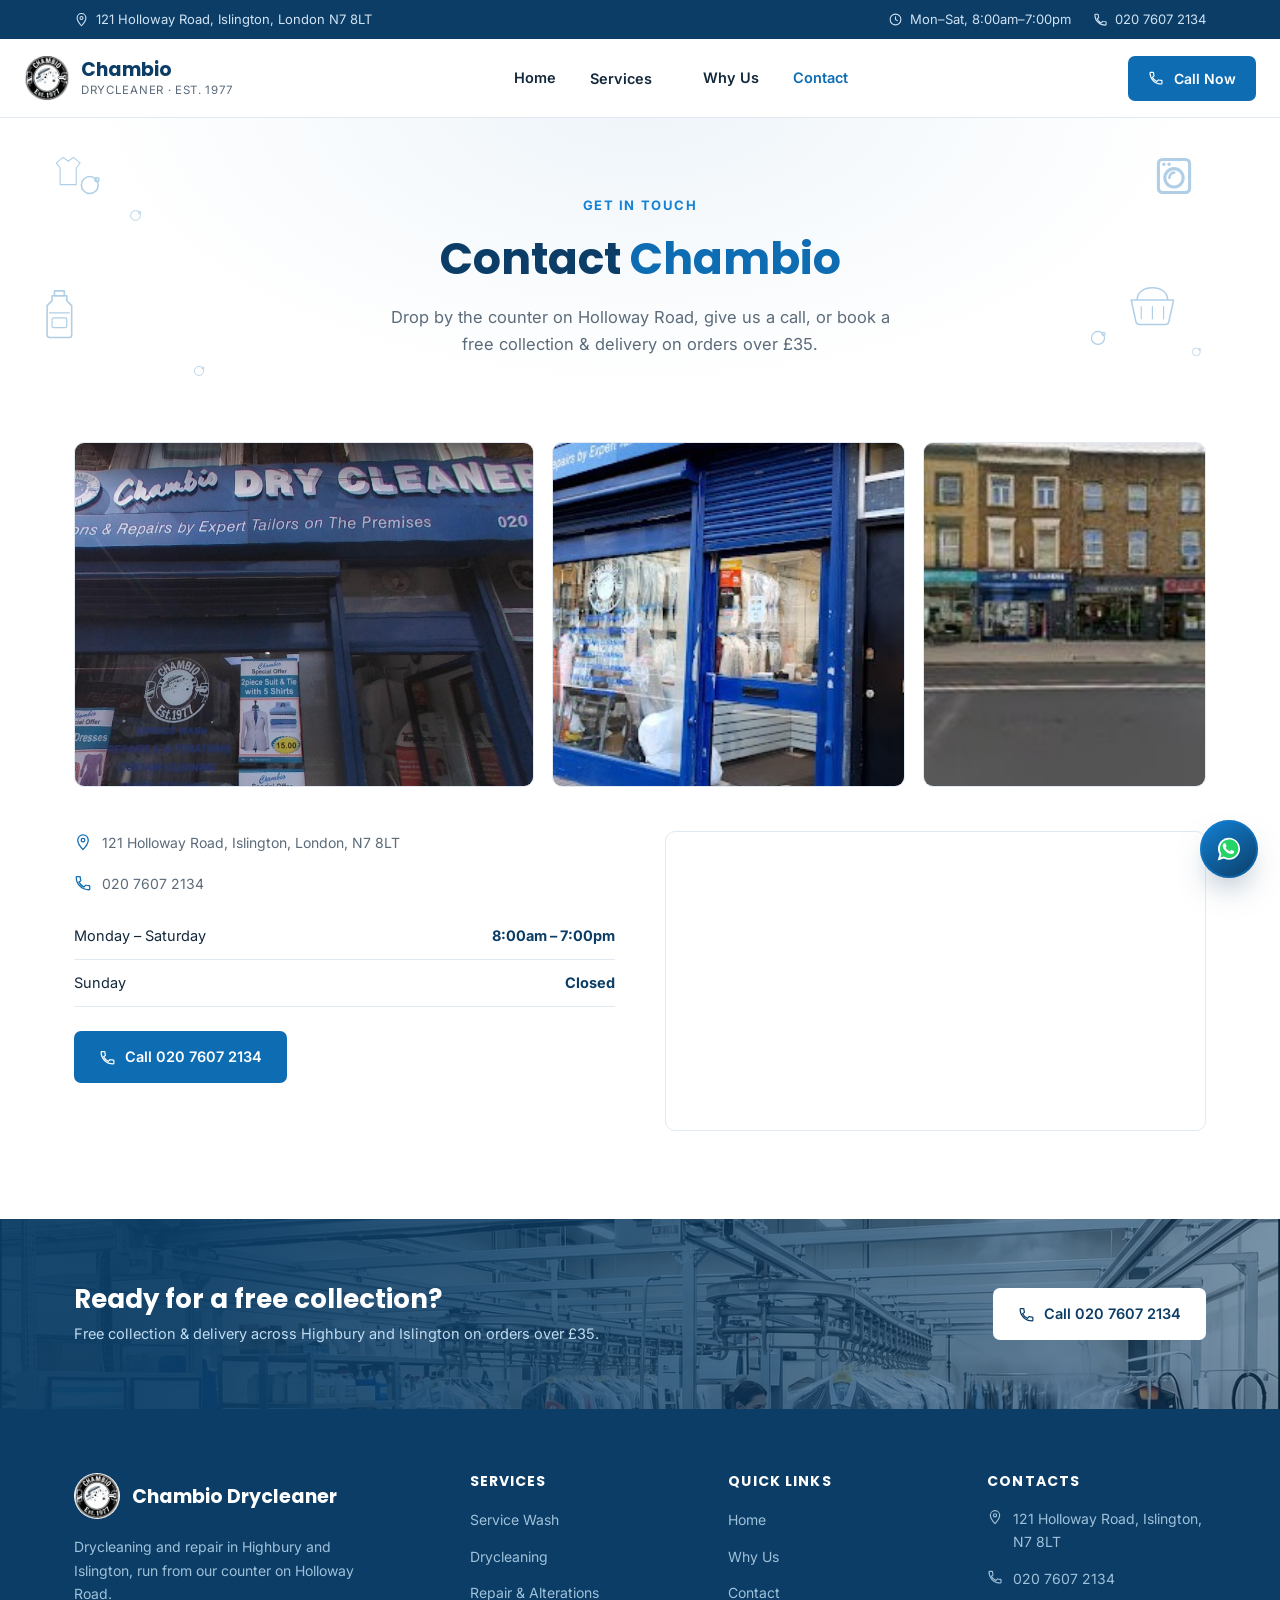
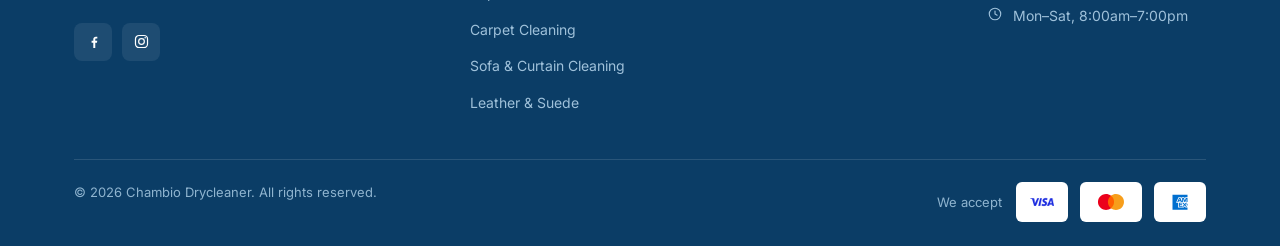
<file: contact.html>
<!DOCTYPE html>
<html lang="en">
<head>
<meta charset="UTF-8">
<meta name="viewport" content="width=device-width, initial-scale=1.0">
<title>Contact Us | Chambio Drycleaner, 121 Holloway Road, Islington N7</title>
<meta name="description" content="Visit or call Chambio Drycleaner at 121 Holloway Road, Islington N7 8LT. Open Monday to Saturday, 8:00am-7:00pm. Free collection &amp; delivery over &pound;35.">
<link rel="canonical" href="contact.html">
<link rel="icon" type="image/x-icon" href="favicon.ico">
<link rel="icon" type="image/png" sizes="32x32" href="favicon-32x32.png">
<link rel="icon" type="image/png" sizes="16x16" href="favicon-16x16.png">
<link rel="apple-touch-icon" sizes="180x180" href="apple-touch-icon.png">
<link rel="preconnect" href="https://fonts.googleapis.com">
<link rel="preconnect" href="https://fonts.gstatic.com" crossorigin>
<link href="https://fonts.googleapis.com/css2?family=Poppins:wght@500;600;700&family=Inter:wght@400;500;600;700&display=swap" rel="stylesheet">
<link rel="stylesheet" href="style.css?v=2">
</head>
<body>

<!-- Icon sprite definitions -->
<svg width="0" height="0" style="position:absolute">
  <defs>
    <symbol id="ic-phone" viewBox="0 0 24 24"><path d="M6.6 10.8c1.4 2.8 3.8 5.2 6.6 6.6l2.2-2.2c.3-.3.7-.4 1-.2 1.1.4 2.3.6 3.6.6.6 0 1 .4 1 1V20c0 .6-.4 1-1 1C10.4 21 3 13.6 3 4.6c0-.6.4-1 1-1h3.4c.6 0 1 .4 1 1 0 1.3.2 2.5.6 3.6.1.4 0 .8-.2 1L6.6 10.8z" fill="none" stroke="currentColor" stroke-width="1.7" stroke-linejoin="round"/></symbol>
    <symbol id="ic-pin" viewBox="0 0 24 24"><path d="M12 22s7-7.4 7-12.5A7 7 0 0 0 5 9.5C5 14.6 12 22 12 22z" fill="none" stroke="currentColor" stroke-width="1.7" stroke-linejoin="round"/><circle cx="12" cy="9.5" r="2.4" fill="none" stroke="currentColor" stroke-width="1.7"/></symbol>
    <symbol id="ic-clock" viewBox="0 0 24 24"><circle cx="12" cy="12" r="8.6" fill="none" stroke="currentColor" stroke-width="1.7"/><path d="M12 7.5V12l3.2 1.8" fill="none" stroke="currentColor" stroke-width="1.7" stroke-linecap="round" stroke-linejoin="round"/></symbol>
    <symbol id="ic-truck" viewBox="0 0 24 24"><path d="M2.5 6.5h11v9h-11z" fill="none" stroke="currentColor" stroke-width="1.7" stroke-linejoin="round"/><path d="M13.5 10h4l3 3v2.5h-7V10z" fill="none" stroke="currentColor" stroke-width="1.7" stroke-linejoin="round"/><circle cx="6.5" cy="17" r="1.6" fill="none" stroke="currentColor" stroke-width="1.6"/><circle cx="17" cy="17" r="1.6" fill="none" stroke="currentColor" stroke-width="1.6"/></symbol>
    <symbol id="ic-hanger" viewBox="0 0 24 24"><path d="M12 4.2a1.6 1.6 0 1 1 1.4 2.4" fill="none" stroke="currentColor" stroke-width="1.7" stroke-linecap="round"/><path d="M12 6.6 3 13.5c-.7.5-.3 1.6.6 1.6h16.8c.9 0 1.3-1.1.6-1.6L12 6.6z" fill="none" stroke="currentColor" stroke-width="1.7" stroke-linejoin="round"/><path d="M5 17.3h14" stroke="currentColor" stroke-width="1.7" stroke-linecap="round"/></symbol>
    <symbol id="ic-washer" viewBox="0 0 24 24"><rect x="3.5" y="3" width="17" height="18" rx="2.2" fill="none" stroke="currentColor" stroke-width="1.7"/><circle cx="12" cy="13" r="5" fill="none" stroke="currentColor" stroke-width="1.7"/><path d="M9.5 13c0-1.6 1.2-2.8 2.5-2.8" fill="none" stroke="currentColor" stroke-width="1.5" stroke-linecap="round"/><circle cx="6.5" cy="5.6" r=".9" fill="currentColor"/><circle cx="9.3" cy="5.6" r=".9" fill="currentColor"/></symbol>
    <symbol id="ic-needle" viewBox="0 0 24 24"><path d="M19.5 4.5 9 15a2.1 2.1 0 1 1-3-3L16.5 1.5" fill="none" stroke="currentColor" stroke-width="1.7" stroke-linecap="round" stroke-linejoin="round"/><circle cx="18" cy="6" r="1.4" fill="none" stroke="currentColor" stroke-width="1.5"/><path d="M4.5 16.5 3 21l4.5-1.5" fill="none" stroke="currentColor" stroke-width="1.7" stroke-linecap="round" stroke-linejoin="round"/></symbol>
    <symbol id="ic-carpet" viewBox="0 0 24 24"><rect x="3" y="4.5" width="18" height="15" rx="1.5" fill="none" stroke="currentColor" stroke-width="1.7"/><rect x="6" y="7.5" width="12" height="9" rx="1" fill="none" stroke="currentColor" stroke-width="1.4"/><path d="M9 10.5h6M9 13.5h6" stroke="currentColor" stroke-width="1.3" stroke-linecap="round"/></symbol>
    <symbol id="ic-sofa" viewBox="0 0 24 24"><path d="M5 12V8.8a1.8 1.8 0 0 1 3.6 0V11h6.8V8.8a1.8 1.8 0 0 1 3.6 0V12" fill="none" stroke="currentColor" stroke-width="1.7" stroke-linejoin="round"/><rect x="3.5" y="11" width="17" height="6" rx="1.6" fill="none" stroke="currentColor" stroke-width="1.7"/><path d="M4.5 17v2.3M19.5 17v2.3" stroke="currentColor" stroke-width="1.7" stroke-linecap="round"/></symbol>
    <symbol id="ic-jacket" viewBox="0 0 24 24"><path d="M9 3.5 12 5l3-1.5 4 3-2 2.5V20H8V9L6 6.5l3-3z" fill="none" stroke="currentColor" stroke-width="1.7" stroke-linejoin="round"/><path d="M12 5v15" stroke="currentColor" stroke-width="1.3"/></symbol>
    <symbol id="ic-team" viewBox="0 0 24 24"><circle cx="9" cy="8.5" r="2.6" fill="none" stroke="currentColor" stroke-width="1.7"/><path d="M3.5 19c0-3 2.5-5 5.5-5s5.5 2 5.5 5" fill="none" stroke="currentColor" stroke-width="1.7" stroke-linecap="round"/><circle cx="16.5" cy="9" r="2" fill="none" stroke="currentColor" stroke-width="1.5"/><path d="M15 13.3c2.4.3 4 1.9 4.3 4.2" fill="none" stroke="currentColor" stroke-width="1.5" stroke-linecap="round"/></symbol>
    <symbol id="ic-bolt" viewBox="0 0 24 24"><path d="M13 2 4.5 14h6l-1 8L18.5 9.5h-6L13 2z" fill="none" stroke="currentColor" stroke-width="1.7" stroke-linejoin="round"/></symbol>
    <symbol id="ic-star" viewBox="0 0 24 24"><path d="M12 3.5l2.7 5.6 6.1.9-4.4 4.3 1 6.1L12 17.3l-5.4 3.1 1-6.1-4.4-4.3 6.1-.9L12 3.5z" fill="none" stroke="currentColor" stroke-width="1.7" stroke-linejoin="round"/></symbol>
    <symbol id="ic-tag" viewBox="0 0 24 24"><path d="M20 12.5 12.5 20a1.5 1.5 0 0 1-2.1 0l-6.4-6.4a1.5 1.5 0 0 1 0-2.1L11.5 4H20v8.5z" fill="none" stroke="currentColor" stroke-width="1.7" stroke-linejoin="round"/><circle cx="15.5" cy="8.5" r="1.3" fill="none" stroke="currentColor" stroke-width="1.5"/></symbol>
    <symbol id="ic-mail" viewBox="0 0 24 24"><rect x="3" y="5" width="18" height="14" rx="2" fill="none" stroke="currentColor" stroke-width="1.7"/><path d="M4 6.5l8 6.5 8-6.5" fill="none" stroke="currentColor" stroke-width="1.7" stroke-linejoin="round"/></symbol>
    <symbol id="ic-fb" viewBox="0 0 24 24"><path d="M14.5 21v-7.2h2.4l.4-2.8h-2.8V9.2c0-.8.2-1.4 1.4-1.4h1.5V5.3c-.3 0-1.1-.1-2.1-.1-2.1 0-3.6 1.3-3.6 3.7v2.1H9.3v2.8h2.4V21h2.8z" fill="currentColor"/></symbol>
    <symbol id="ic-ig" viewBox="0 0 24 24"><rect x="3.5" y="3.5" width="17" height="17" rx="5" fill="none" stroke="currentColor" stroke-width="1.7"/><circle cx="12" cy="12" r="4" fill="none" stroke="currentColor" stroke-width="1.7"/><circle cx="17.2" cy="6.8" r="1.1" fill="currentColor"/></symbol>
    <symbol id="ic-check" viewBox="0 0 24 24"><path d="M4 12.5l5 5 11-11" fill="none" stroke="currentColor" stroke-width="2" stroke-linecap="round" stroke-linejoin="round"/></symbol>
    <symbol id="ic-arrow" viewBox="0 0 24 24"><path d="M4 12h15M13 6l6 6-6 6" fill="none" stroke="currentColor" stroke-width="1.8" stroke-linecap="round" stroke-linejoin="round"/></symbol>
    <symbol id="ic-card" viewBox="0 0 24 24"><rect x="2.5" y="5.5" width="19" height="13" rx="2" fill="none" stroke="currentColor" stroke-width="1.7"/><path d="M2.5 9.5h19" stroke="currentColor" stroke-width="1.7"/></symbol>
    <symbol id="doodle-iron" viewBox="0 0 40 40"><path d="M6 30h22c4 0 7-4 7-9 0-6-5-11-13-11H14c-4 0-7 3-7 7v13z" fill="none" stroke="currentColor" stroke-width="1.3"/><circle cx="30" cy="17" r="2" fill="none" stroke="currentColor" stroke-width="1.3"/><path d="M4 34h30" stroke="currentColor" stroke-width="1.3" stroke-linecap="round"/></symbol>
    <symbol id="doodle-bubble" viewBox="0 0 20 20"><circle cx="10" cy="10" r="6.5" fill="none" stroke="currentColor" stroke-width="1.2"/><circle cx="15.5" cy="6" r="1.6" fill="none" stroke="currentColor" stroke-width="1.1"/></symbol>
    <symbol id="doodle-hanger" viewBox="0 0 32 32"><path d="M16 6.2a2.1 2.1 0 1 1 1.9 3.2" fill="none" stroke="currentColor" stroke-width="1.3" stroke-linecap="round"/><path d="M16 9 4 18c-.9.7-.4 2.1.8 2.1h22.4c1.2 0 1.7-1.4.8-2.1L16 9z" fill="none" stroke="currentColor" stroke-width="1.3" stroke-linejoin="round"/></symbol>
    <symbol id="doodle-scissor" viewBox="0 0 32 32"><path d="M26 6 12 20" fill="none" stroke="currentColor" stroke-width="1.3" stroke-linecap="round"/><path d="M6 24 20 10" fill="none" stroke="currentColor" stroke-width="1.3" stroke-linecap="round"/><circle cx="8" cy="26" r="2.6" fill="none" stroke="currentColor" stroke-width="1.2"/><circle cx="24" cy="8" r="2.6" fill="none" stroke="currentColor" stroke-width="1.2"/></symbol>
    <symbol id="doodle-detergent" viewBox="0 0 34 44"><path d="M11 8h12v4l4 4v24a2 2 0 0 1-2 2H9a2 2 0 0 1-2-2V16l4-4V8z" fill="none" stroke="currentColor" stroke-width="1.3" stroke-linejoin="round"/><path d="M13 4h8v4h-8z" fill="none" stroke="currentColor" stroke-width="1.3" stroke-linejoin="round"/><path d="M9 22h16" stroke="currentColor" stroke-width="1" stroke-linecap="round"/><rect x="11" y="26" width="12" height="8" rx="1.4" fill="none" stroke="currentColor" stroke-width="1"/></symbol>
    <symbol id="doodle-basket" viewBox="0 0 44 34"><path d="M4 12h36l-4 18.4a3 3 0 0 1-3 2.4H11a3 3 0 0 1-3-2.4L4 12z" fill="none" stroke="currentColor" stroke-width="1.3" stroke-linejoin="round"/><path d="M9 12c0-6.5 5.5-10.5 13-10.5S35 5.5 35 12" fill="none" stroke="currentColor" stroke-width="1.3"/><path d="M12.5 17.5v10.5M22 17.5v10.5M31.5 17.5v10.5" stroke="currentColor" stroke-width="1" stroke-linecap="round"/></symbol>
    <symbol id="doodle-shirt" viewBox="0 0 40 40"><path d="M14 4 20 8.5 26 4 34 10.5 29.5 16.5V36h-19V16.5L6 10.5 14 4z" fill="none" stroke="currentColor" stroke-width="1.3" stroke-linejoin="round"/></symbol>
  </defs>
</svg>

<div class="topbar">
  <div class="wrap">
    <div class="topbar-item">
      <svg width="15" height="15"><use href="#ic-pin"/></svg>
      <span>121 Holloway Road, Islington, London N7 8LT</span>
    </div>
    <div class="topbar-right">
      <div class="topbar-item"><svg width="15" height="15"><use href="#ic-clock"/></svg><span>Mon&ndash;Sat, 8:00am&ndash;7:00pm</span></div>
      <a class="topbar-item" href="tel:02076072134"><svg width="15" height="15"><use href="#ic-phone"/></svg><span>020 7607 2134</span></a>
    </div>
  </div>
</div>

<header>
  <div class="nav">
    <a class="brand" href="index.html">
      <span class="brand-mark"><img src="logo.png" alt="Chambio Drycleaner logo"></span>
      <span class="brand-text">
        <span class="brand-name" style="display:block;">Chambio</span>
        <span class="brand-sub">DRYCLEANER &middot; EST. 1977</span>
      </span>
    </a>

    <nav class="menu" id="navMenu">
      <a href="index.html">Home</a>
      <div class="dropdown">
        <button type="button" aria-expanded="false">Services <svg width="12" height="12"><use href="#ic-arrow" transform="rotate(90 12 12)"/></svg></button>
        <div class="dropdown-menu">
          <a href="service-wash.html">Service Wash</a>
          <a href="drycleaning.html">Drycleaning</a>
          <a href="repair-alterations.html">Repair &amp; Alterations</a>
          <a href="carpet-cleaning.html">Carpet Cleaning</a>
          <a href="sofa-curtain.html">Sofa &amp; Curtain Cleaning</a>
          <a href="leather-suede.html">Leather &amp; Suede</a>
        </div>
      </div>
      <a href="about.html">Why Us</a>
      <a href="contact.html" class="active">Contact</a>
    </nav>

    <a class="header-cta" href="tel:02076072134">
      <svg width="16" height="16"><use href="#ic-phone"/></svg>
      Call Now
    </a>
    <button class="burger" id="burger" aria-label="Toggle menu" aria-expanded="false">
      <svg width="26" height="26"><use href="#ic-arrow" transform="rotate(90 12 12)"/></svg>
    </button>
  </div>
</header>

<main id="top">

  <!-- PAGE INTRO -->
  <section class="hero" style="padding:64px 0 30px;">
    <svg class="hero-doodles" width="100%" height="100%" xmlns="http://www.w3.org/2000/svg">
      <use href="#doodle-bubble" x="6%" y="18%" width="26" height="26"/>
      <use href="#doodle-bubble" x="10%" y="30%" width="15" height="15"/>
      <use href="#doodle-detergent" x="3%" y="56%" width="42" height="54"/>
      <use href="#ic-washer" x="90%" y="12%" width="44" height="44"/>
      <use href="#doodle-basket" x="88%" y="56%" width="52" height="40"/>
      <use href="#doodle-shirt" x="4%" y="12%" width="34" height="34"/>
      <use href="#doodle-bubble" x="85%" y="70%" width="20" height="20"/>
      <use href="#doodle-bubble" x="93%" y="76%" width="12" height="12"/>
      <use href="#doodle-bubble" x="15%" y="82%" width="14" height="14"/>
    </svg>
    <div class="wrap">
      <div class="hero-center">
        <p class="eyebrow">Get In Touch</p>
        <h1>Contact <span>Chambio</span></h1>
        <p class="lead">Drop by the counter on Holloway Road, give us a call, or book a free collection &amp; delivery on orders over &pound;35.</p>
      </div>
    </div>
  </section>

  <!-- CONTACT -->
  <section id="contact" style="padding-top:24px;">
    <div class="wrap">
      <div class="storefront-grid">
        <img src="shopfront-sign.jpg" alt="Chambio Dry Cleaners shopfront sign, established 1977, Holloway Road" loading="lazy">
        <img src="shopfront-door.jpg" alt="Chambio Dry Cleaners entrance and shutter front" loading="lazy">
        <img src="shopfront-street.jpg" alt="Chambio Dry Cleaners storefront viewed from Holloway Road" loading="lazy">
      </div>
      <div class="contact-grid">
        <div>
          <div class="foot-contact-row" style="color:var(--grey-text); margin-bottom:18px;">
            <svg width="18" height="18" style="color:var(--blue);"><use href="#ic-pin"/></svg>
            <span>121 Holloway Road, Islington, London, N7 8LT</span>
          </div>
          <div class="foot-contact-row" style="color:var(--grey-text); margin-bottom:18px;">
            <svg width="18" height="18" style="color:var(--blue);"><use href="#ic-phone"/></svg>
            <span><a href="tel:02076072134">020 7607 2134</a></span>
          </div>
          <table class="hours-table">
            <tr><td>Monday &ndash; Saturday</td><td>8:00am &ndash; 7:00pm</td></tr>
            <tr><td>Sunday</td><td>Closed</td></tr>
          </table>
          <div style="margin-top:24px;">
            <a class="btn btn-primary" href="tel:02076072134"><svg width="17" height="17"><use href="#ic-phone"/></svg>Call 020 7607 2134</a>
          </div>
        </div>
        <div class="map-frame">
          <iframe
            title="Chambio Drycleaner location map"
            src="https://www.google.com/maps?q=121+Holloway+Road,+Islington,+London,+N7+8LT&output=embed"
            loading="lazy"
            referrerpolicy="no-referrer-when-downgrade">
          </iframe>
        </div>
      </div>
    </div>
  </section>

  <section style="padding:0;">
    <div class="cta-band">
      <div class="bg-photo"></div>
      <div class="bg-overlay"></div>
      <div class="wrap">
        <div>
          <h2>Ready for a free collection?</h2>
          <p>Free collection &amp; delivery across Highbury and Islington on orders over &pound;35.</p>
        </div>
        <a class="btn btn-primary" href="tel:02076072134"><svg width="17" height="17"><use href="#ic-phone"/></svg>Call 020 7607 2134</a>
      </div>
    </div>
  </section>


</main>

<footer>
  <div class="wrap">
    <div class="foot-grid">
      <div>
        <div class="foot-brand">
          <span class="brand-mark"><img src="logo.png" alt="Chambio Drycleaner logo"></span>
          <span class="brand-name">Chambio Drycleaner</span>
        </div>
        <p>Drycleaning and repair in Highbury and Islington, run from our counter on Holloway Road.</p>
        <div class="social-row">
          <a href="#" aria-label="Facebook"><svg width="17" height="17"><use href="#ic-fb"/></svg></a>
          <a href="#" aria-label="Instagram"><svg width="17" height="17"><use href="#ic-ig"/></svg></a>
        </div>
      </div>
      <div>
        <h4>Services</h4>
        <ul>
          <li><a href="service-wash.html">Service Wash</a></li>
          <li><a href="drycleaning.html">Drycleaning</a></li>
          <li><a href="repair-alterations.html">Repair &amp; Alterations</a></li>
          <li><a href="carpet-cleaning.html">Carpet Cleaning</a></li>
          <li><a href="sofa-curtain.html">Sofa &amp; Curtain Cleaning</a></li>
          <li><a href="leather-suede.html">Leather &amp; Suede</a></li>
        </ul>
      </div>
      <div>
        <h4>Quick Links</h4>
        <ul>
          <li><a href="index.html">Home</a></li>
          <li><a href="about.html">Why Us</a></li>
          <li><a href="contact.html">Contact</a></li>
        </ul>
      </div>
      <div>
        <h4>Contacts</h4>
        <div class="foot-contact-row">
          <svg width="16" height="16"><use href="#ic-pin"/></svg>
          <span>121 Holloway Road, Islington, N7 8LT</span>
        </div>
        <div class="foot-contact-row">
          <svg width="16" height="16"><use href="#ic-phone"/></svg>
          <span>020 7607 2134</span>
        </div>
        <div class="foot-contact-row">
          <svg width="16" height="16"><use href="#ic-clock"/></svg>
          <span>Mon&ndash;Sat, 8:00am&ndash;7:00pm</span>
        </div>
      </div>
    </div>
    <div class="foot-bottom">
      <span>&copy; <span id="year"></span> Chambio Drycleaner. All rights reserved.</span>
      <div class="cards-accepted">
        <span class="label">We accept</span>
        <span class="card-logo"><img src="visa.png" alt="Visa"></span>
        <span class="card-logo"><img src="mastercard.svg" alt="Mastercard"></span>
        <span class="card-logo"><img src="amex.svg" alt="American Express"></span>
      </div>
    </div>
  </div>
</footer>

<script>
  document.getElementById('year').textContent = new Date().getFullYear();

  const burger = document.getElementById('burger');
  const navMenu = document.getElementById('navMenu');
  burger.addEventListener('click', () => {
    const isOpen = navMenu.classList.toggle('open');
    burger.setAttribute('aria-expanded', isOpen);
  });

  document.querySelectorAll('.dropdown > button').forEach(btn => {
    btn.addEventListener('click', () => {
      const parent = btn.closest('.dropdown');
      const isOpen = parent.classList.toggle('open');
      btn.setAttribute('aria-expanded', isOpen);
    });
  });

  navMenu.querySelectorAll('a').forEach(a => a.addEventListener('click', () => {
    navMenu.classList.remove('open');
    burger.setAttribute('aria-expanded', false);
  }));
</script>

<div class="wa-widget">
  <span class="wa-tooltip">Chat with us on WhatsApp</span>
  <a class="wa-btn" href="https://wa.me/447863146738" target="_blank" rel="noopener" aria-label="Chat with Chambio Drycleaners on WhatsApp">
    <svg viewBox="0 0 32 32" fill="none" xmlns="http://www.w3.org/2000/svg">
      <path d="M16.004 3C9.06 3 3.42 8.64 3.42 15.58c0 2.35.65 4.55 1.78 6.44L3 29l7.15-2.15a12.5 12.5 0 0 0 5.85 1.46h.01c6.94 0 12.58-5.64 12.58-12.58C28.6 8.79 22.96 3 16.004 3Z" fill="#fff"/>
      <path d="M16.004 4.9c5.9 0 10.68 4.78 10.68 10.68 0 5.9-4.78 10.68-10.68 10.68a10.6 10.6 0 0 1-5.44-1.5l-.39-.23-3.9 1.18 1.14-3.87-.25-.4a10.63 10.63 0 0 1-1.64-5.66c0-5.9 4.78-10.68 10.68-10.68Z" fill="#25D366"/>
      <path d="M12.1 9.98c-.24-.53-.5-.54-.73-.55l-.62-.01c-.22 0-.57.08-.87.4-.3.32-1.13 1.11-1.13 2.7 0 1.6 1.16 3.14 1.32 3.36.16.22 2.24 3.6 5.54 4.9 2.74 1.08 3.3.87 3.89.81.6-.06 1.93-.79 2.2-1.55.27-.76.27-1.42.19-1.55-.08-.14-.29-.22-.6-.38-.32-.16-1.93-.95-2.23-1.06-.3-.11-.52-.16-.73.16-.22.32-.84 1.06-1.03 1.28-.19.22-.38.24-.7.08-.32-.16-1.35-.5-2.57-1.58-.95-.85-1.59-1.9-1.78-2.22-.19-.32-.02-.5.14-.66.14-.14.32-.38.48-.57.16-.19.21-.32.32-.54.11-.22.05-.4-.03-.56-.08-.16-.71-1.77-1-2.42Z" fill="#fff"/>
    </svg>
  </a>
</div>

</body>
</html>
</file>
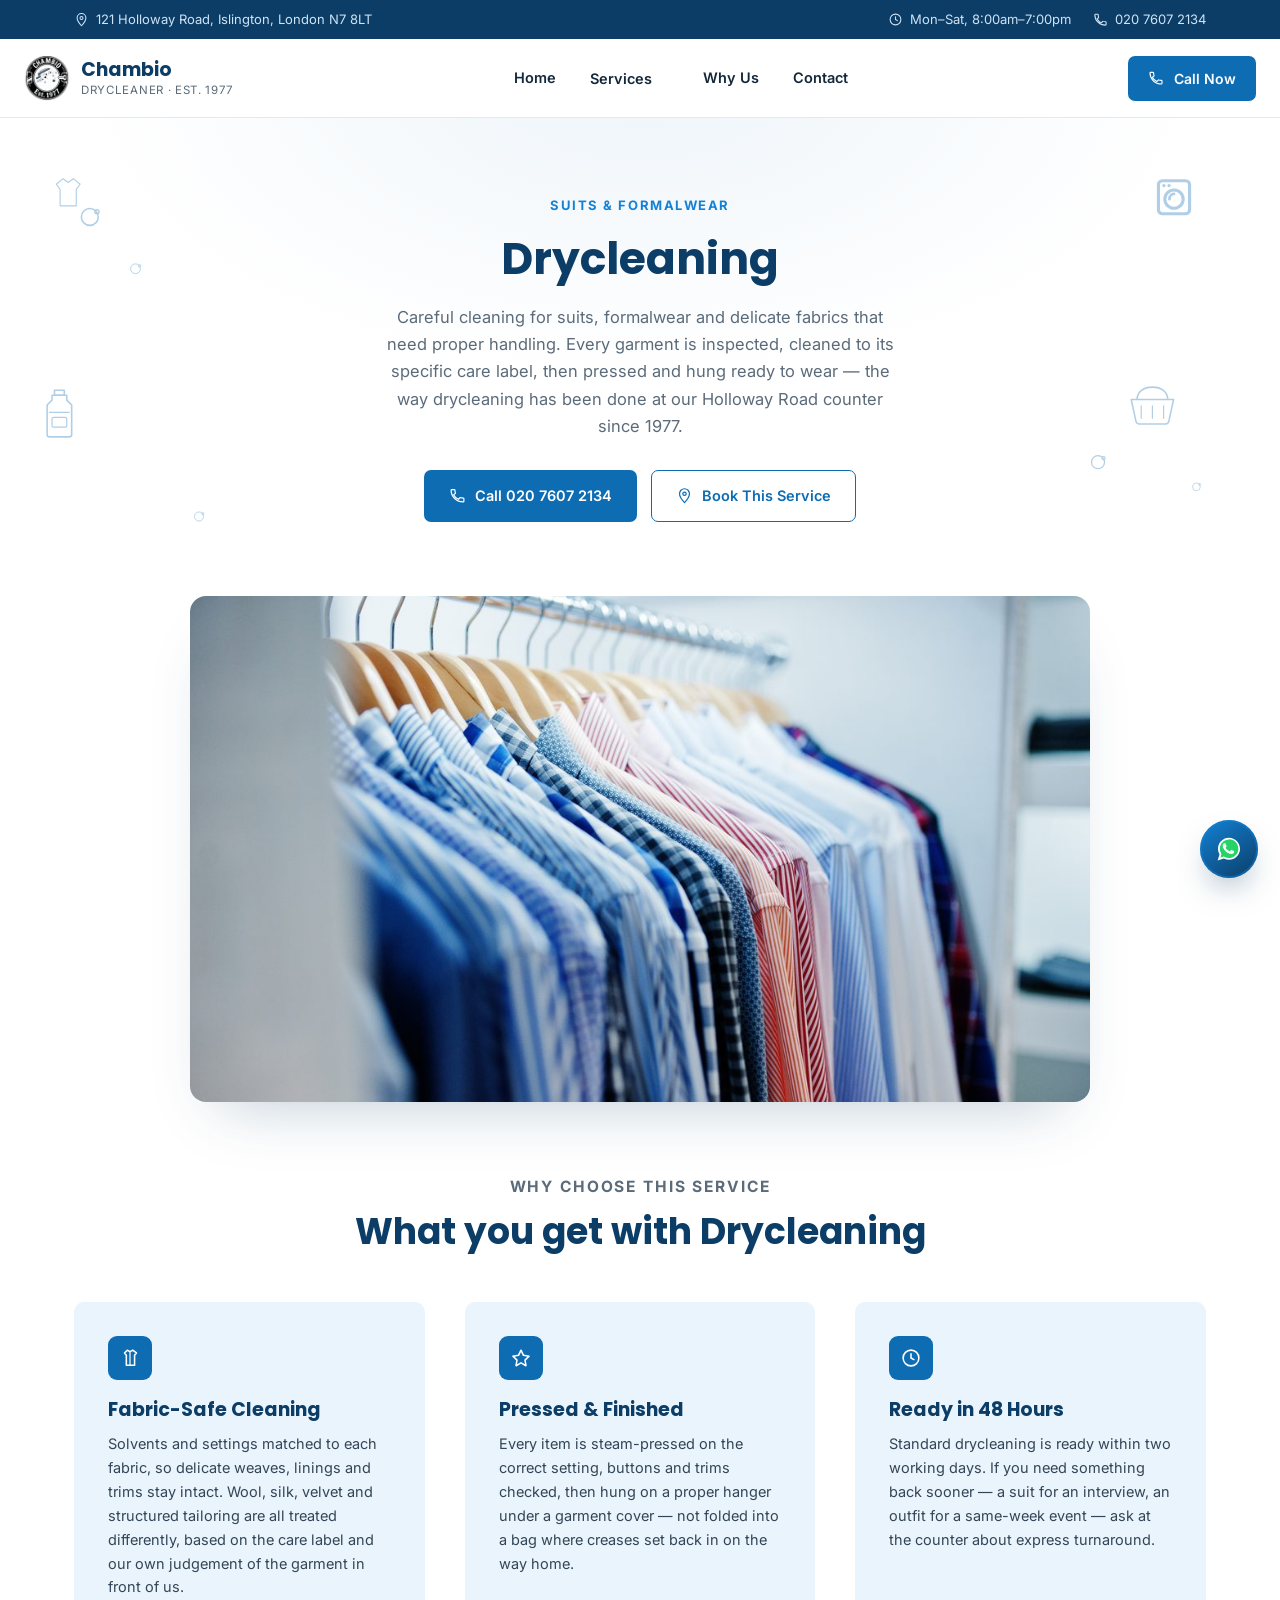
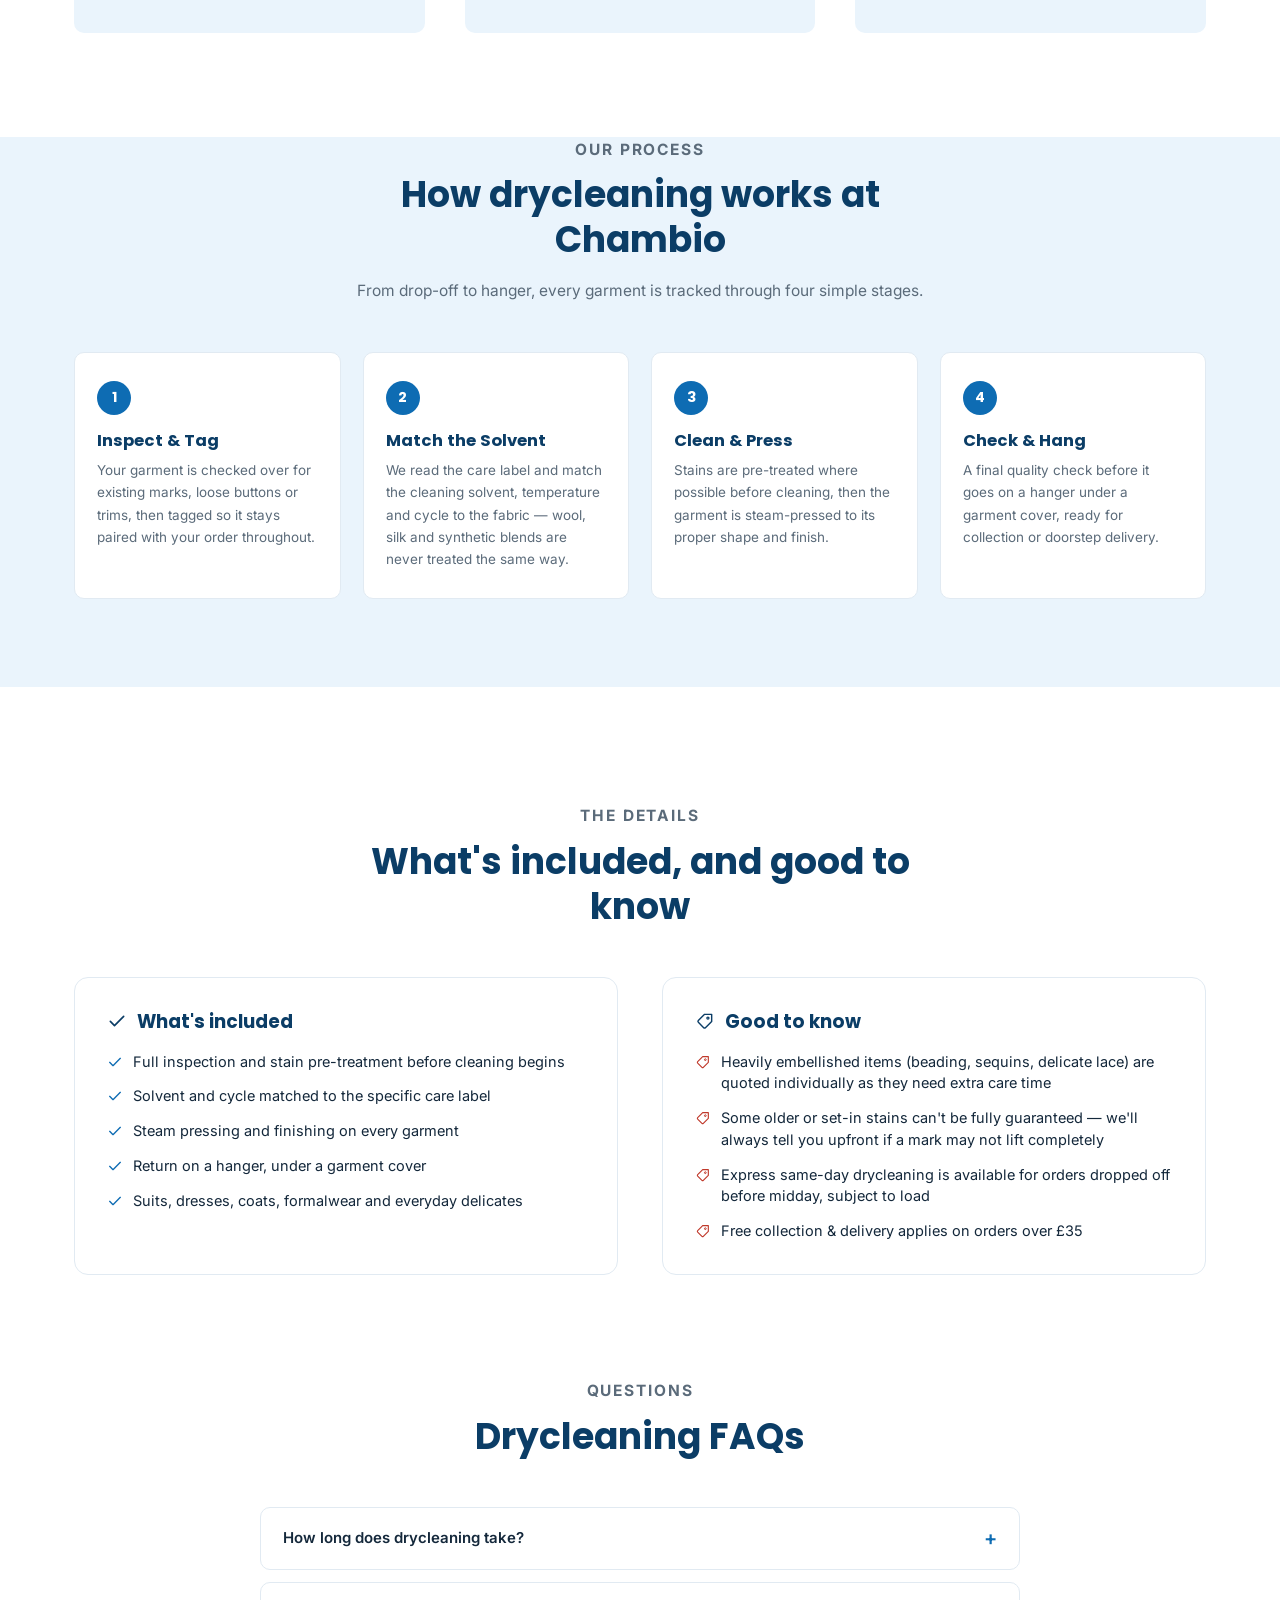
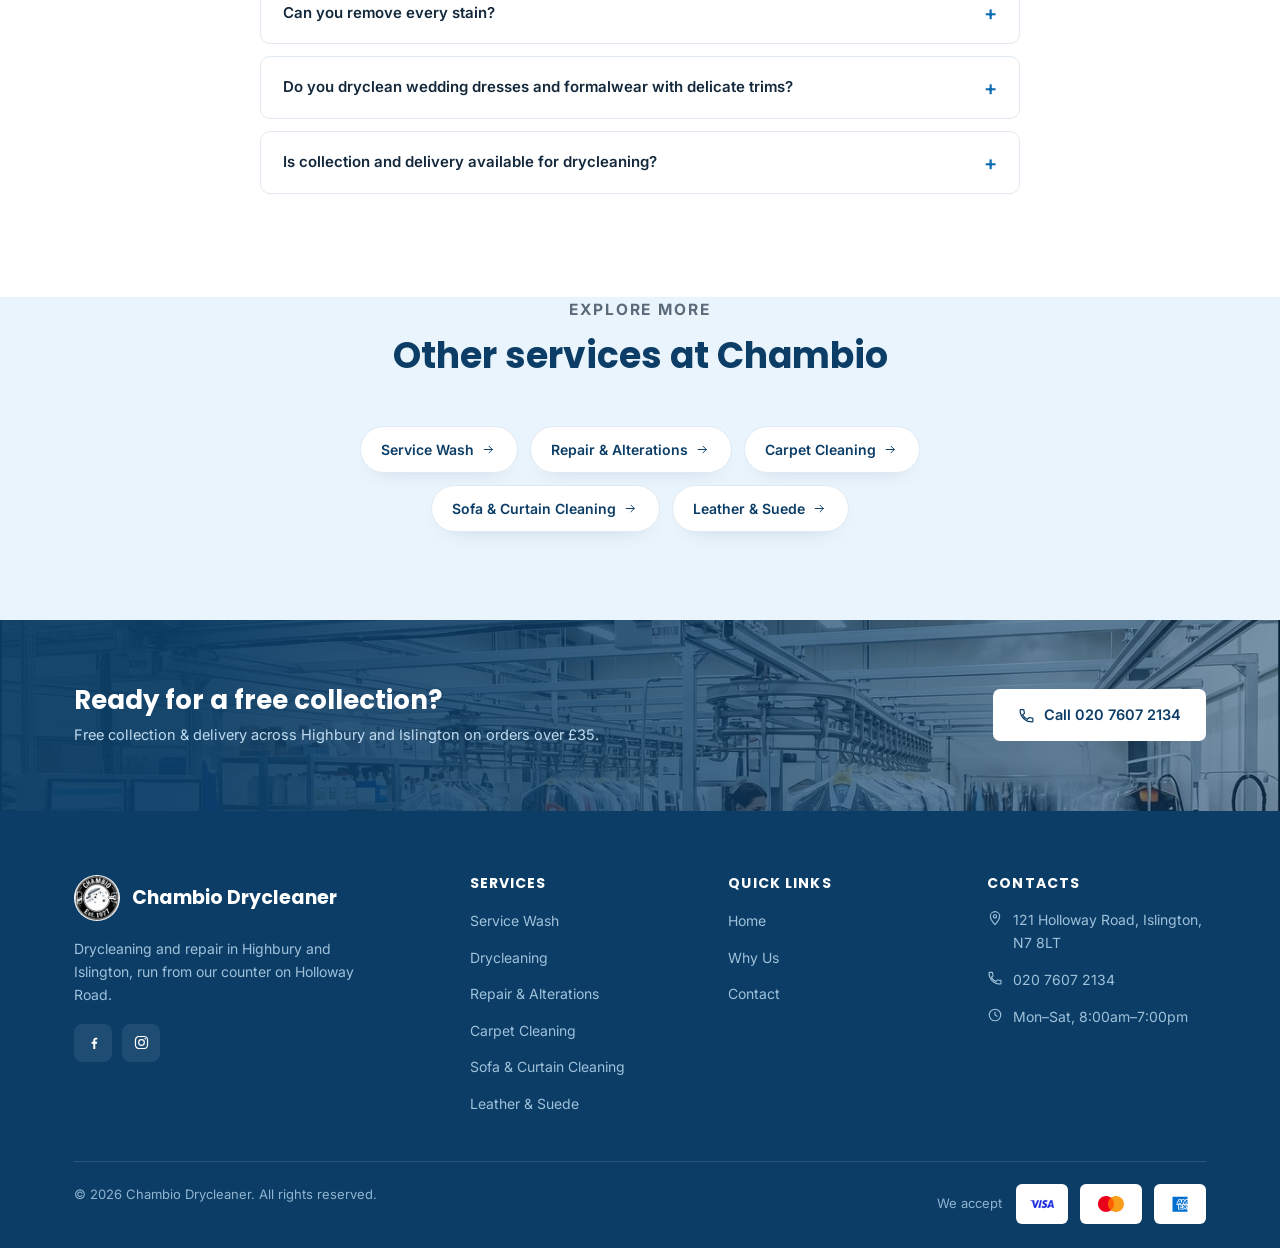
<file: drycleaning.html>
<!DOCTYPE html>
<html lang="en">
<head>
<meta charset="UTF-8">
<meta name="viewport" content="width=device-width, initial-scale=1.0">
<title>Drycleaning | Chambio Drycleaner, Islington N7</title>
<meta name="description" content="Professional drycleaning for suits, formalwear and delicate fabrics at Chambio Drycleaner, 121 Holloway Road, Islington.">
<link rel="canonical" href="drycleaning.html">
<link rel="icon" type="image/x-icon" href="favicon.ico">
<link rel="icon" type="image/png" sizes="32x32" href="favicon-32x32.png">
<link rel="icon" type="image/png" sizes="16x16" href="favicon-16x16.png">
<link rel="apple-touch-icon" sizes="180x180" href="apple-touch-icon.png">
<link rel="preconnect" href="https://fonts.googleapis.com">
<link rel="preconnect" href="https://fonts.gstatic.com" crossorigin>
<link href="https://fonts.googleapis.com/css2?family=Poppins:wght@500;600;700&family=Inter:wght@400;500;600;700&display=swap" rel="stylesheet">
<link rel="stylesheet" href="style.css?v=2">
</head>
<body>

<!-- Icon sprite definitions -->
<svg width="0" height="0" style="position:absolute">
  <defs>
    <symbol id="ic-phone" viewBox="0 0 24 24"><path d="M6.6 10.8c1.4 2.8 3.8 5.2 6.6 6.6l2.2-2.2c.3-.3.7-.4 1-.2 1.1.4 2.3.6 3.6.6.6 0 1 .4 1 1V20c0 .6-.4 1-1 1C10.4 21 3 13.6 3 4.6c0-.6.4-1 1-1h3.4c.6 0 1 .4 1 1 0 1.3.2 2.5.6 3.6.1.4 0 .8-.2 1L6.6 10.8z" fill="none" stroke="currentColor" stroke-width="1.7" stroke-linejoin="round"/></symbol>
    <symbol id="ic-pin" viewBox="0 0 24 24"><path d="M12 22s7-7.4 7-12.5A7 7 0 0 0 5 9.5C5 14.6 12 22 12 22z" fill="none" stroke="currentColor" stroke-width="1.7" stroke-linejoin="round"/><circle cx="12" cy="9.5" r="2.4" fill="none" stroke="currentColor" stroke-width="1.7"/></symbol>
    <symbol id="ic-clock" viewBox="0 0 24 24"><circle cx="12" cy="12" r="8.6" fill="none" stroke="currentColor" stroke-width="1.7"/><path d="M12 7.5V12l3.2 1.8" fill="none" stroke="currentColor" stroke-width="1.7" stroke-linecap="round" stroke-linejoin="round"/></symbol>
    <symbol id="ic-truck" viewBox="0 0 24 24"><path d="M2.5 6.5h11v9h-11z" fill="none" stroke="currentColor" stroke-width="1.7" stroke-linejoin="round"/><path d="M13.5 10h4l3 3v2.5h-7V10z" fill="none" stroke="currentColor" stroke-width="1.7" stroke-linejoin="round"/><circle cx="6.5" cy="17" r="1.6" fill="none" stroke="currentColor" stroke-width="1.6"/><circle cx="17" cy="17" r="1.6" fill="none" stroke="currentColor" stroke-width="1.6"/></symbol>
    <symbol id="ic-hanger" viewBox="0 0 24 24"><path d="M12 4.2a1.6 1.6 0 1 1 1.4 2.4" fill="none" stroke="currentColor" stroke-width="1.7" stroke-linecap="round"/><path d="M12 6.6 3 13.5c-.7.5-.3 1.6.6 1.6h16.8c.9 0 1.3-1.1.6-1.6L12 6.6z" fill="none" stroke="currentColor" stroke-width="1.7" stroke-linejoin="round"/><path d="M5 17.3h14" stroke="currentColor" stroke-width="1.7" stroke-linecap="round"/></symbol>
    <symbol id="ic-washer" viewBox="0 0 24 24"><rect x="3.5" y="3" width="17" height="18" rx="2.2" fill="none" stroke="currentColor" stroke-width="1.7"/><circle cx="12" cy="13" r="5" fill="none" stroke="currentColor" stroke-width="1.7"/><path d="M9.5 13c0-1.6 1.2-2.8 2.5-2.8" fill="none" stroke="currentColor" stroke-width="1.5" stroke-linecap="round"/><circle cx="6.5" cy="5.6" r=".9" fill="currentColor"/><circle cx="9.3" cy="5.6" r=".9" fill="currentColor"/></symbol>
    <symbol id="ic-needle" viewBox="0 0 24 24"><path d="M19.5 4.5 9 15a2.1 2.1 0 1 1-3-3L16.5 1.5" fill="none" stroke="currentColor" stroke-width="1.7" stroke-linecap="round" stroke-linejoin="round"/><circle cx="18" cy="6" r="1.4" fill="none" stroke="currentColor" stroke-width="1.5"/><path d="M4.5 16.5 3 21l4.5-1.5" fill="none" stroke="currentColor" stroke-width="1.7" stroke-linecap="round" stroke-linejoin="round"/></symbol>
    <symbol id="ic-carpet" viewBox="0 0 24 24"><rect x="3" y="4.5" width="18" height="15" rx="1.5" fill="none" stroke="currentColor" stroke-width="1.7"/><rect x="6" y="7.5" width="12" height="9" rx="1" fill="none" stroke="currentColor" stroke-width="1.4"/><path d="M9 10.5h6M9 13.5h6" stroke="currentColor" stroke-width="1.3" stroke-linecap="round"/></symbol>
    <symbol id="ic-sofa" viewBox="0 0 24 24"><path d="M5 12V8.8a1.8 1.8 0 0 1 3.6 0V11h6.8V8.8a1.8 1.8 0 0 1 3.6 0V12" fill="none" stroke="currentColor" stroke-width="1.7" stroke-linejoin="round"/><rect x="3.5" y="11" width="17" height="6" rx="1.6" fill="none" stroke="currentColor" stroke-width="1.7"/><path d="M4.5 17v2.3M19.5 17v2.3" stroke="currentColor" stroke-width="1.7" stroke-linecap="round"/></symbol>
    <symbol id="ic-jacket" viewBox="0 0 24 24"><path d="M9 3.5 12 5l3-1.5 4 3-2 2.5V20H8V9L6 6.5l3-3z" fill="none" stroke="currentColor" stroke-width="1.7" stroke-linejoin="round"/><path d="M12 5v15" stroke="currentColor" stroke-width="1.3"/></symbol>
    <symbol id="ic-team" viewBox="0 0 24 24"><circle cx="9" cy="8.5" r="2.6" fill="none" stroke="currentColor" stroke-width="1.7"/><path d="M3.5 19c0-3 2.5-5 5.5-5s5.5 2 5.5 5" fill="none" stroke="currentColor" stroke-width="1.7" stroke-linecap="round"/><circle cx="16.5" cy="9" r="2" fill="none" stroke="currentColor" stroke-width="1.5"/><path d="M15 13.3c2.4.3 4 1.9 4.3 4.2" fill="none" stroke="currentColor" stroke-width="1.5" stroke-linecap="round"/></symbol>
    <symbol id="ic-bolt" viewBox="0 0 24 24"><path d="M13 2 4.5 14h6l-1 8L18.5 9.5h-6L13 2z" fill="none" stroke="currentColor" stroke-width="1.7" stroke-linejoin="round"/></symbol>
    <symbol id="ic-star" viewBox="0 0 24 24"><path d="M12 3.5l2.7 5.6 6.1.9-4.4 4.3 1 6.1L12 17.3l-5.4 3.1 1-6.1-4.4-4.3 6.1-.9L12 3.5z" fill="none" stroke="currentColor" stroke-width="1.7" stroke-linejoin="round"/></symbol>
    <symbol id="ic-tag" viewBox="0 0 24 24"><path d="M20 12.5 12.5 20a1.5 1.5 0 0 1-2.1 0l-6.4-6.4a1.5 1.5 0 0 1 0-2.1L11.5 4H20v8.5z" fill="none" stroke="currentColor" stroke-width="1.7" stroke-linejoin="round"/><circle cx="15.5" cy="8.5" r="1.3" fill="none" stroke="currentColor" stroke-width="1.5"/></symbol>
    <symbol id="ic-mail" viewBox="0 0 24 24"><rect x="3" y="5" width="18" height="14" rx="2" fill="none" stroke="currentColor" stroke-width="1.7"/><path d="M4 6.5l8 6.5 8-6.5" fill="none" stroke="currentColor" stroke-width="1.7" stroke-linejoin="round"/></symbol>
    <symbol id="ic-fb" viewBox="0 0 24 24"><path d="M14.5 21v-7.2h2.4l.4-2.8h-2.8V9.2c0-.8.2-1.4 1.4-1.4h1.5V5.3c-.3 0-1.1-.1-2.1-.1-2.1 0-3.6 1.3-3.6 3.7v2.1H9.3v2.8h2.4V21h2.8z" fill="currentColor"/></symbol>
    <symbol id="ic-ig" viewBox="0 0 24 24"><rect x="3.5" y="3.5" width="17" height="17" rx="5" fill="none" stroke="currentColor" stroke-width="1.7"/><circle cx="12" cy="12" r="4" fill="none" stroke="currentColor" stroke-width="1.7"/><circle cx="17.2" cy="6.8" r="1.1" fill="currentColor"/></symbol>
    <symbol id="ic-check" viewBox="0 0 24 24"><path d="M4 12.5l5 5 11-11" fill="none" stroke="currentColor" stroke-width="2" stroke-linecap="round" stroke-linejoin="round"/></symbol>
    <symbol id="ic-arrow" viewBox="0 0 24 24"><path d="M4 12h15M13 6l6 6-6 6" fill="none" stroke="currentColor" stroke-width="1.8" stroke-linecap="round" stroke-linejoin="round"/></symbol>
    <symbol id="ic-card" viewBox="0 0 24 24"><rect x="2.5" y="5.5" width="19" height="13" rx="2" fill="none" stroke="currentColor" stroke-width="1.7"/><path d="M2.5 9.5h19" stroke="currentColor" stroke-width="1.7"/></symbol>
    <symbol id="doodle-iron" viewBox="0 0 40 40"><path d="M6 30h22c4 0 7-4 7-9 0-6-5-11-13-11H14c-4 0-7 3-7 7v13z" fill="none" stroke="currentColor" stroke-width="1.3"/><circle cx="30" cy="17" r="2" fill="none" stroke="currentColor" stroke-width="1.3"/><path d="M4 34h30" stroke="currentColor" stroke-width="1.3" stroke-linecap="round"/></symbol>
    <symbol id="doodle-bubble" viewBox="0 0 20 20"><circle cx="10" cy="10" r="6.5" fill="none" stroke="currentColor" stroke-width="1.2"/><circle cx="15.5" cy="6" r="1.6" fill="none" stroke="currentColor" stroke-width="1.1"/></symbol>
    <symbol id="doodle-hanger" viewBox="0 0 32 32"><path d="M16 6.2a2.1 2.1 0 1 1 1.9 3.2" fill="none" stroke="currentColor" stroke-width="1.3" stroke-linecap="round"/><path d="M16 9 4 18c-.9.7-.4 2.1.8 2.1h22.4c1.2 0 1.7-1.4.8-2.1L16 9z" fill="none" stroke="currentColor" stroke-width="1.3" stroke-linejoin="round"/></symbol>
    <symbol id="doodle-scissor" viewBox="0 0 32 32"><path d="M26 6 12 20" fill="none" stroke="currentColor" stroke-width="1.3" stroke-linecap="round"/><path d="M6 24 20 10" fill="none" stroke="currentColor" stroke-width="1.3" stroke-linecap="round"/><circle cx="8" cy="26" r="2.6" fill="none" stroke="currentColor" stroke-width="1.2"/><circle cx="24" cy="8" r="2.6" fill="none" stroke="currentColor" stroke-width="1.2"/></symbol>
    <symbol id="doodle-detergent" viewBox="0 0 34 44"><path d="M11 8h12v4l4 4v24a2 2 0 0 1-2 2H9a2 2 0 0 1-2-2V16l4-4V8z" fill="none" stroke="currentColor" stroke-width="1.3" stroke-linejoin="round"/><path d="M13 4h8v4h-8z" fill="none" stroke="currentColor" stroke-width="1.3" stroke-linejoin="round"/><path d="M9 22h16" stroke="currentColor" stroke-width="1" stroke-linecap="round"/><rect x="11" y="26" width="12" height="8" rx="1.4" fill="none" stroke="currentColor" stroke-width="1"/></symbol>
    <symbol id="doodle-basket" viewBox="0 0 44 34"><path d="M4 12h36l-4 18.4a3 3 0 0 1-3 2.4H11a3 3 0 0 1-3-2.4L4 12z" fill="none" stroke="currentColor" stroke-width="1.3" stroke-linejoin="round"/><path d="M9 12c0-6.5 5.5-10.5 13-10.5S35 5.5 35 12" fill="none" stroke="currentColor" stroke-width="1.3"/><path d="M12.5 17.5v10.5M22 17.5v10.5M31.5 17.5v10.5" stroke="currentColor" stroke-width="1" stroke-linecap="round"/></symbol>
    <symbol id="doodle-shirt" viewBox="0 0 40 40"><path d="M14 4 20 8.5 26 4 34 10.5 29.5 16.5V36h-19V16.5L6 10.5 14 4z" fill="none" stroke="currentColor" stroke-width="1.3" stroke-linejoin="round"/></symbol>
  </defs>
</svg>

<div class="topbar">
  <div class="wrap">
    <div class="topbar-item">
      <svg width="15" height="15"><use href="#ic-pin"/></svg>
      <span>121 Holloway Road, Islington, London N7 8LT</span>
    </div>
    <div class="topbar-right">
      <div class="topbar-item"><svg width="15" height="15"><use href="#ic-clock"/></svg><span>Mon&ndash;Sat, 8:00am&ndash;7:00pm</span></div>
      <a class="topbar-item" href="tel:02076072134"><svg width="15" height="15"><use href="#ic-phone"/></svg><span>020 7607 2134</span></a>
    </div>
  </div>
</div>

<header>
  <div class="nav">
    <a class="brand" href="index.html">
      <span class="brand-mark"><img src="logo.png" alt="Chambio Drycleaner logo"></span>
      <span class="brand-text">
        <span class="brand-name" style="display:block;">Chambio</span>
        <span class="brand-sub">DRYCLEANER &middot; EST. 1977</span>
      </span>
    </a>

    <nav class="menu" id="navMenu">
      <a href="index.html">Home</a>
      <div class="dropdown">
        <button type="button" aria-expanded="false">Services <svg width="12" height="12"><use href="#ic-arrow" transform="rotate(90 12 12)"/></svg></button>
        <div class="dropdown-menu">
          <a href="service-wash.html">Service Wash</a>
          <a href="drycleaning.html">Drycleaning</a>
          <a href="repair-alterations.html">Repair &amp; Alterations</a>
          <a href="carpet-cleaning.html">Carpet Cleaning</a>
          <a href="sofa-curtain.html">Sofa &amp; Curtain Cleaning</a>
          <a href="leather-suede.html">Leather &amp; Suede</a>
        </div>
      </div>
      <a href="about.html">Why Us</a>
      <a href="contact.html">Contact</a>
    </nav>

    <a class="header-cta" href="tel:02076072134">
      <svg width="16" height="16"><use href="#ic-phone"/></svg>
      Call Now
    </a>
    <button class="burger" id="burger" aria-label="Toggle menu" aria-expanded="false">
      <svg width="26" height="26"><use href="#ic-arrow" transform="rotate(90 12 12)"/></svg>
    </button>
  </div>
</header>
<main id="top">

  <!-- PAGE INTRO -->
  <section class="hero" style="padding:64px 0 30px;">
    <svg class="hero-doodles" width="100%" height="100%" xmlns="http://www.w3.org/2000/svg">
      <use href="#doodle-bubble" x="6%" y="18%" width="26" height="26"/>
      <use href="#doodle-bubble" x="10%" y="30%" width="15" height="15"/>
      <use href="#doodle-detergent" x="3%" y="56%" width="42" height="54"/>
      <use href="#ic-washer" x="90%" y="12%" width="44" height="44"/>
      <use href="#doodle-basket" x="88%" y="56%" width="52" height="40"/>
      <use href="#doodle-shirt" x="4%" y="12%" width="34" height="34"/>
      <use href="#doodle-bubble" x="85%" y="70%" width="20" height="20"/>
      <use href="#doodle-bubble" x="93%" y="76%" width="12" height="12"/>
      <use href="#doodle-bubble" x="15%" y="82%" width="14" height="14"/>
    </svg>
    <div class="wrap">
      <div class="hero-center">
        <p class="eyebrow">Suits &amp; Formalwear</p>
        <h1>Drycleaning</h1>
        <p class="lead">Careful cleaning for suits, formalwear and delicate fabrics that need proper handling. Every garment is inspected, cleaned to its specific care label, then pressed and hung ready to wear &mdash; the way drycleaning has been done at our Holloway Road counter since 1977.</p>
        <div class="hero-ctas">
          <a class="btn btn-primary" href="tel:02076072134"><svg width="17" height="17"><use href="#ic-phone"/></svg>Call 020 7607 2134</a>
          <a class="btn btn-outline" href="contact.html"><svg width="17" height="17"><use href="#ic-pin"/></svg>Book This Service</a>
        </div>
      </div>
    </div>
  </section>

  <!-- SERVICE PHOTO -->
  <section style="padding-top:0; padding-bottom:56px;">
    <div class="wrap">
      <div class="delivery-photo" style="max-width:900px; margin:0 auto;">
        <img src="shirts-rack.jpg" alt="Pressed shirts hanging after drycleaning" loading="lazy" style="aspect-ratio:16/9;">
      </div>
    </div>
  </section>

  <!-- WHAT'S INCLUDED -->
  <section class="explain" style="padding-top:0;">
    <div class="wrap">
      <div class="section-head">
        <p class="eyebrow">Why Choose This Service</p>
        <h2>What you get with Drycleaning</h2>
      </div>
      <div class="explain-grid cols-3">
        <div class="explain-card">
          <span class="info-icon"><svg width="22" height="22"><use href="#ic-jacket"/></svg></span>
          <h3>Fabric-Safe Cleaning</h3>
          <p>Solvents and settings matched to each fabric, so delicate weaves, linings and trims stay intact. Wool, silk, velvet and structured tailoring are all treated differently, based on the care label and our own judgement of the garment in front of us.</p>
        </div>
        <div class="explain-card">
          <span class="info-icon"><svg width="22" height="22"><use href="#ic-star"/></svg></span>
          <h3>Pressed &amp; Finished</h3>
          <p>Every item is steam-pressed on the correct setting, buttons and trims checked, then hung on a proper hanger under a garment cover &mdash; not folded into a bag where creases set back in on the way home.</p>
        </div>
        <div class="explain-card">
          <span class="info-icon"><svg width="22" height="22"><use href="#ic-clock"/></svg></span>
          <h3>Ready in 48 Hours</h3>
          <p>Standard drycleaning is ready within two working days. If you need something back sooner &mdash; a suit for an interview, an outfit for a same-week event &mdash; ask at the counter about express turnaround.</p>
        </div>
      </div>
    </div>
  </section>

  <!-- HOW IT WORKS -->
  <section class="explain" style="padding-top:0; background:var(--blue-pale);">
    <div class="wrap">
      <div class="section-head">
        <p class="eyebrow">Our Process</p>
        <h2>How drycleaning works at Chambio</h2>
        <p>From drop-off to hanger, every garment is tracked through four simple stages.</p>
      </div>
      <div class="process-grid">
        <div class="process-step">
          <span class="step-num">1</span>
          <h3>Inspect &amp; Tag</h3>
          <p>Your garment is checked over for existing marks, loose buttons or trims, then tagged so it stays paired with your order throughout.</p>
        </div>
        <div class="process-step">
          <span class="step-num">2</span>
          <h3>Match the Solvent</h3>
          <p>We read the care label and match the cleaning solvent, temperature and cycle to the fabric &mdash; wool, silk and synthetic blends are never treated the same way.</p>
        </div>
        <div class="process-step">
          <span class="step-num">3</span>
          <h3>Clean &amp; Press</h3>
          <p>Stains are pre-treated where possible before cleaning, then the garment is steam-pressed to its proper shape and finish.</p>
        </div>
        <div class="process-step">
          <span class="step-num">4</span>
          <h3>Check &amp; Hang</h3>
          <p>A final quality check before it goes on a hanger under a garment cover, ready for collection or doorstep delivery.</p>
        </div>
      </div>
    </div>
  </section>

  <!-- WHAT'S INCLUDED / GOOD TO KNOW -->
  <section class="explain">
    <div class="wrap">
      <div class="section-head">
        <p class="eyebrow">The Details</p>
        <h2>What's included, and good to know</h2>
      </div>
      <div class="detail-cols">
        <div class="detail-col">
          <h3><svg width="20" height="20"><use href="#ic-check"/></svg>What's included</h3>
          <ul>
            <li><svg width="16" height="16"><use href="#ic-check"/></svg><span>Full inspection and stain pre-treatment before cleaning begins</span></li>
            <li><svg width="16" height="16"><use href="#ic-check"/></svg><span>Solvent and cycle matched to the specific care label</span></li>
            <li><svg width="16" height="16"><use href="#ic-check"/></svg><span>Steam pressing and finishing on every garment</span></li>
            <li><svg width="16" height="16"><use href="#ic-check"/></svg><span>Return on a hanger, under a garment cover</span></li>
            <li><svg width="16" height="16"><use href="#ic-check"/></svg><span>Suits, dresses, coats, formalwear and everyday delicates</span></li>
          </ul>
        </div>
        <div class="detail-col dont">
          <h3><svg width="20" height="20"><use href="#ic-tag"/></svg>Good to know</h3>
          <ul>
            <li><svg width="16" height="16"><use href="#ic-tag"/></svg><span>Heavily embellished items (beading, sequins, delicate lace) are quoted individually as they need extra care time</span></li>
            <li><svg width="16" height="16"><use href="#ic-tag"/></svg><span>Some older or set-in stains can't be fully guaranteed &mdash; we'll always tell you upfront if a mark may not lift completely</span></li>
            <li><svg width="16" height="16"><use href="#ic-tag"/></svg><span>Express same-day drycleaning is available for orders dropped off before midday, subject to load</span></li>
            <li><svg width="16" height="16"><use href="#ic-tag"/></svg><span>Free collection &amp; delivery applies on orders over &pound;35</span></li>
          </ul>
        </div>
      </div>
    </div>
  </section>

  <!-- FAQ -->
  <section class="explain" style="padding-top:0;">
    <div class="wrap">
      <div class="section-head">
        <p class="eyebrow">Questions</p>
        <h2>Drycleaning FAQs</h2>
      </div>
      <div class="faq-list">
        <details class="faq-item">
          <summary>How long does drycleaning take?</summary>
          <p>Standard turnaround is 48 hours (two working days). If you need it back faster, ask about express same-day drycleaning for items dropped off before midday.</p>
        </details>
        <details class="faq-item">
          <summary>Can you remove every stain?</summary>
          <p>Most fresh stains lift fully. Older or set-in marks aren't always guaranteed to disappear completely &mdash; we'll assess the garment at drop-off and let you know honestly what to expect before we start.</p>
        </details>
        <details class="faq-item">
          <summary>Do you dryclean wedding dresses and formalwear with delicate trims?</summary>
          <p>Yes. Beaded, sequinned or heavily embellished pieces take longer to process safely, so these are individually quoted and given extra handling time rather than run through a standard cycle.</p>
        </details>
        <details class="faq-item">
          <summary>Is collection and delivery available for drycleaning?</summary>
          <p>Yes &mdash; free collection and delivery is available across Highbury and Islington on orders over &pound;35, six days a week.</p>
        </details>
      </div>
    </div>
  </section>

  <!-- OTHER SERVICES -->
  <section class="services" style="padding-top:0;">
    <div class="wrap">
      <div class="section-head">
        <p class="eyebrow">Explore More</p>
        <h2>Other services at Chambio</h2>
      </div>
      <ul class="related-list">
          <li><a href="service-wash.html">Service Wash<svg width="13" height="13"><use href="#ic-arrow"/></svg></a></li>
          <li><a href="repair-alterations.html">Repair &amp; Alterations<svg width="13" height="13"><use href="#ic-arrow"/></svg></a></li>
          <li><a href="carpet-cleaning.html">Carpet Cleaning<svg width="13" height="13"><use href="#ic-arrow"/></svg></a></li>
          <li><a href="sofa-curtain.html">Sofa &amp; Curtain Cleaning<svg width="13" height="13"><use href="#ic-arrow"/></svg></a></li>
          <li><a href="leather-suede.html">Leather &amp; Suede<svg width="13" height="13"><use href="#ic-arrow"/></svg></a></li>
      </ul>
    </div>
  </section>

  <section style="padding:0;">
    <div class="cta-band">
      <div class="bg-photo"></div>
      <div class="bg-overlay"></div>
      <div class="wrap">
        <div>
          <h2>Ready for a free collection?</h2>
          <p>Free collection &amp; delivery across Highbury and Islington on orders over &pound;35.</p>
        </div>
        <a class="btn btn-primary" href="tel:02076072134"><svg width="17" height="17"><use href="#ic-phone"/></svg>Call 020 7607 2134</a>
      </div>
    </div>
  </section>


</main>
<footer>
  <div class="wrap">
    <div class="foot-grid">
      <div>
        <div class="foot-brand">
          <span class="brand-mark"><img src="logo.png" alt="Chambio Drycleaner logo"></span>
          <span class="brand-name">Chambio Drycleaner</span>
        </div>
        <p>Drycleaning and repair in Highbury and Islington, run from our counter on Holloway Road.</p>
        <div class="social-row">
          <a href="#" aria-label="Facebook"><svg width="17" height="17"><use href="#ic-fb"/></svg></a>
          <a href="#" aria-label="Instagram"><svg width="17" height="17"><use href="#ic-ig"/></svg></a>
        </div>
      </div>
      <div>
        <h4>Services</h4>
        <ul>
          <li><a href="service-wash.html">Service Wash</a></li>
          <li><a href="drycleaning.html">Drycleaning</a></li>
          <li><a href="repair-alterations.html">Repair &amp; Alterations</a></li>
          <li><a href="carpet-cleaning.html">Carpet Cleaning</a></li>
          <li><a href="sofa-curtain.html">Sofa &amp; Curtain Cleaning</a></li>
          <li><a href="leather-suede.html">Leather &amp; Suede</a></li>
        </ul>
      </div>
      <div>
        <h4>Quick Links</h4>
        <ul>
          <li><a href="index.html">Home</a></li>
          <li><a href="about.html">Why Us</a></li>
          <li><a href="contact.html">Contact</a></li>
        </ul>
      </div>
      <div>
        <h4>Contacts</h4>
        <div class="foot-contact-row">
          <svg width="16" height="16"><use href="#ic-pin"/></svg>
          <span>121 Holloway Road, Islington, N7 8LT</span>
        </div>
        <div class="foot-contact-row">
          <svg width="16" height="16"><use href="#ic-phone"/></svg>
          <span>020 7607 2134</span>
        </div>
        <div class="foot-contact-row">
          <svg width="16" height="16"><use href="#ic-clock"/></svg>
          <span>Mon&ndash;Sat, 8:00am&ndash;7:00pm</span>
        </div>
      </div>
    </div>
    <div class="foot-bottom">
      <span>&copy; <span id="year"></span> Chambio Drycleaner. All rights reserved.</span>
      <div class="cards-accepted">
        <span class="label">We accept</span>
        <span class="card-logo"><img src="visa.png" alt="Visa"></span>
        <span class="card-logo"><img src="mastercard.svg" alt="Mastercard"></span>
        <span class="card-logo"><img src="amex.svg" alt="American Express"></span>
      </div>
    </div>
  </div>
</footer>

<script>
  document.getElementById('year').textContent = new Date().getFullYear();

  const burger = document.getElementById('burger');
  const navMenu = document.getElementById('navMenu');
  burger.addEventListener('click', () => {
    const isOpen = navMenu.classList.toggle('open');
    burger.setAttribute('aria-expanded', isOpen);
  });

  document.querySelectorAll('.dropdown > button').forEach(btn => {
    btn.addEventListener('click', () => {
      const parent = btn.closest('.dropdown');
      const isOpen = parent.classList.toggle('open');
      btn.setAttribute('aria-expanded', isOpen);
    });
  });

  navMenu.querySelectorAll('a').forEach(a => a.addEventListener('click', () => {
    navMenu.classList.remove('open');
    burger.setAttribute('aria-expanded', false);
  }));
</script>

<div class="wa-widget">
  <span class="wa-tooltip">Chat with us on WhatsApp</span>
  <a class="wa-btn" href="https://wa.me/447863146738" target="_blank" rel="noopener" aria-label="Chat with Chambio Drycleaners on WhatsApp">
    <svg viewBox="0 0 32 32" fill="none" xmlns="http://www.w3.org/2000/svg">
      <path d="M16.004 3C9.06 3 3.42 8.64 3.42 15.58c0 2.35.65 4.55 1.78 6.44L3 29l7.15-2.15a12.5 12.5 0 0 0 5.85 1.46h.01c6.94 0 12.58-5.64 12.58-12.58C28.6 8.79 22.96 3 16.004 3Z" fill="#fff"/>
      <path d="M16.004 4.9c5.9 0 10.68 4.78 10.68 10.68 0 5.9-4.78 10.68-10.68 10.68a10.6 10.6 0 0 1-5.44-1.5l-.39-.23-3.9 1.18 1.14-3.87-.25-.4a10.63 10.63 0 0 1-1.64-5.66c0-5.9 4.78-10.68 10.68-10.68Z" fill="#25D366"/>
      <path d="M12.1 9.98c-.24-.53-.5-.54-.73-.55l-.62-.01c-.22 0-.57.08-.87.4-.3.32-1.13 1.11-1.13 2.7 0 1.6 1.16 3.14 1.32 3.36.16.22 2.24 3.6 5.54 4.9 2.74 1.08 3.3.87 3.89.81.6-.06 1.93-.79 2.2-1.55.27-.76.27-1.42.19-1.55-.08-.14-.29-.22-.6-.38-.32-.16-1.93-.95-2.23-1.06-.3-.11-.52-.16-.73.16-.22.32-.84 1.06-1.03 1.28-.19.22-.38.24-.7.08-.32-.16-1.35-.5-2.57-1.58-.95-.85-1.59-1.9-1.78-2.22-.19-.32-.02-.5.14-.66.14-.14.32-.38.48-.57.16-.19.21-.32.32-.54.11-.22.05-.4-.03-.56-.08-.16-.71-1.77-1-2.42Z" fill="#fff"/>
    </svg>
  </a>
</div>

</body>
</html>
</file>
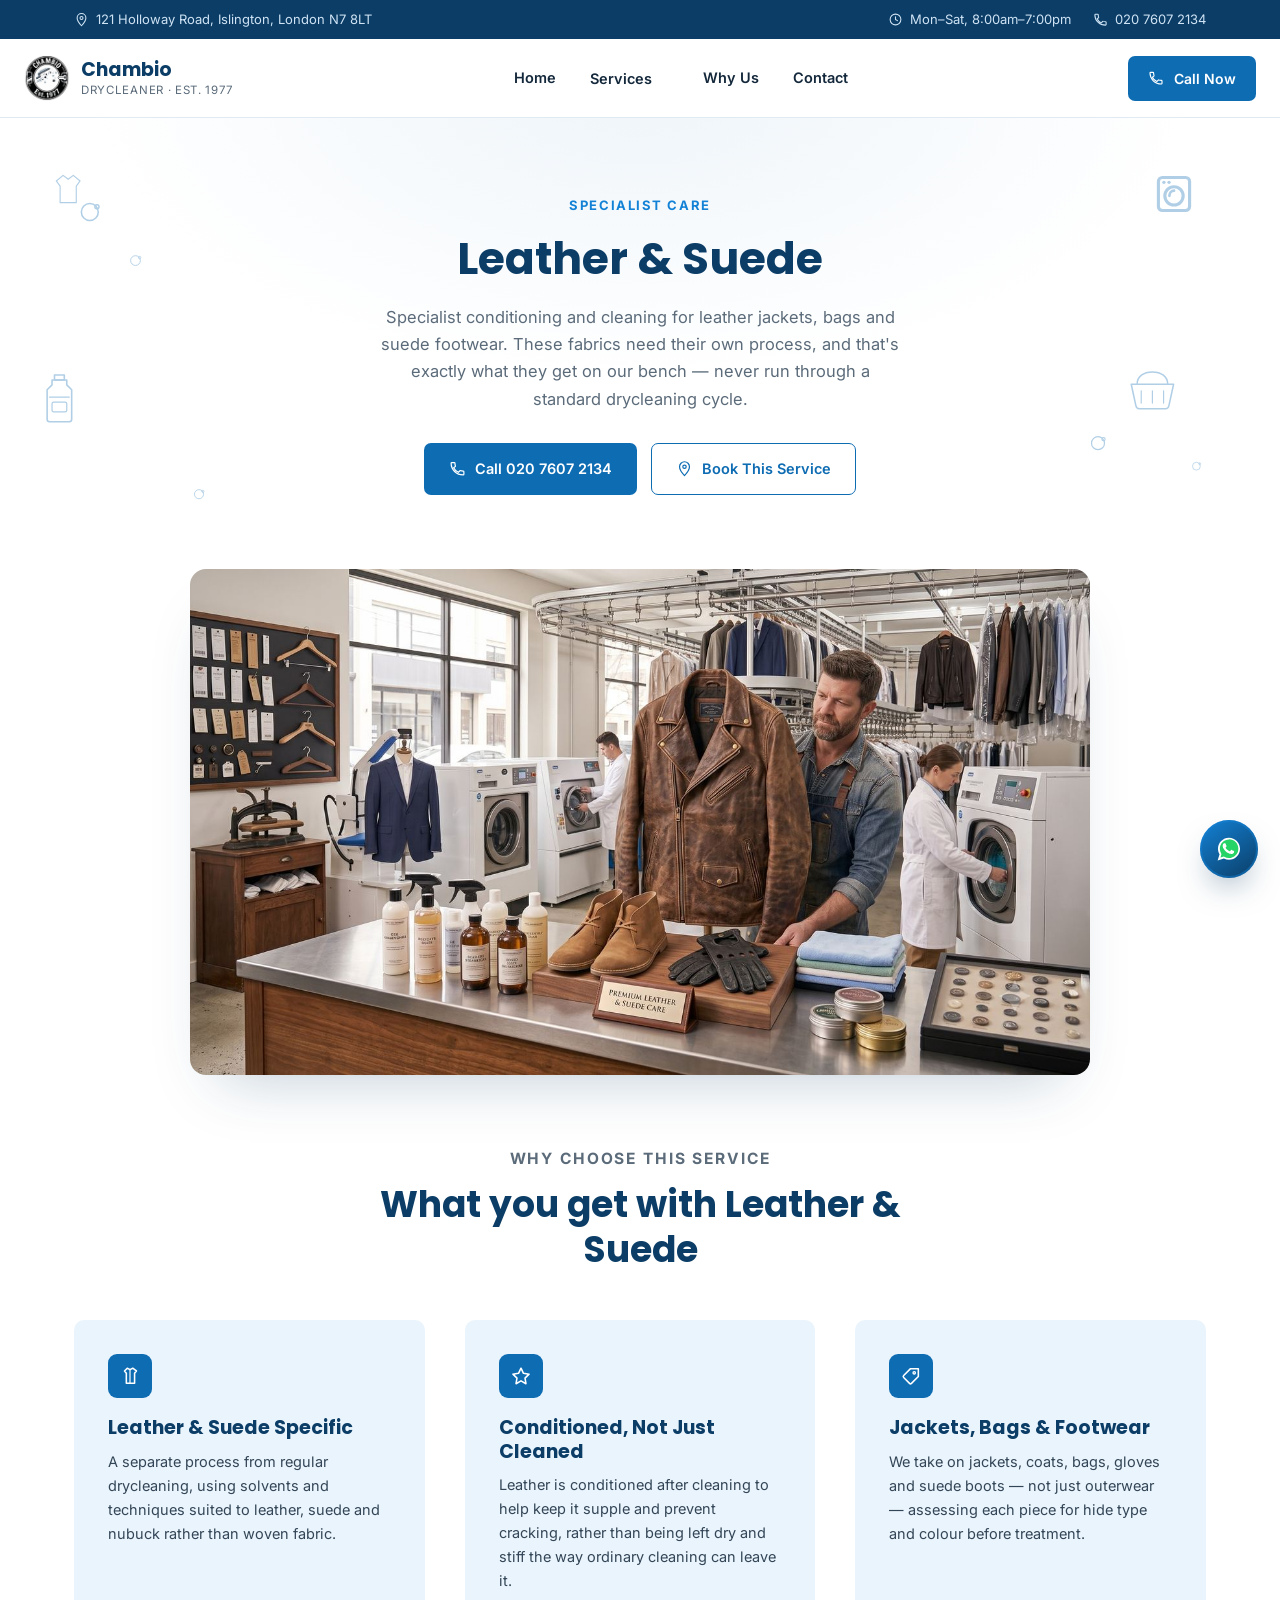
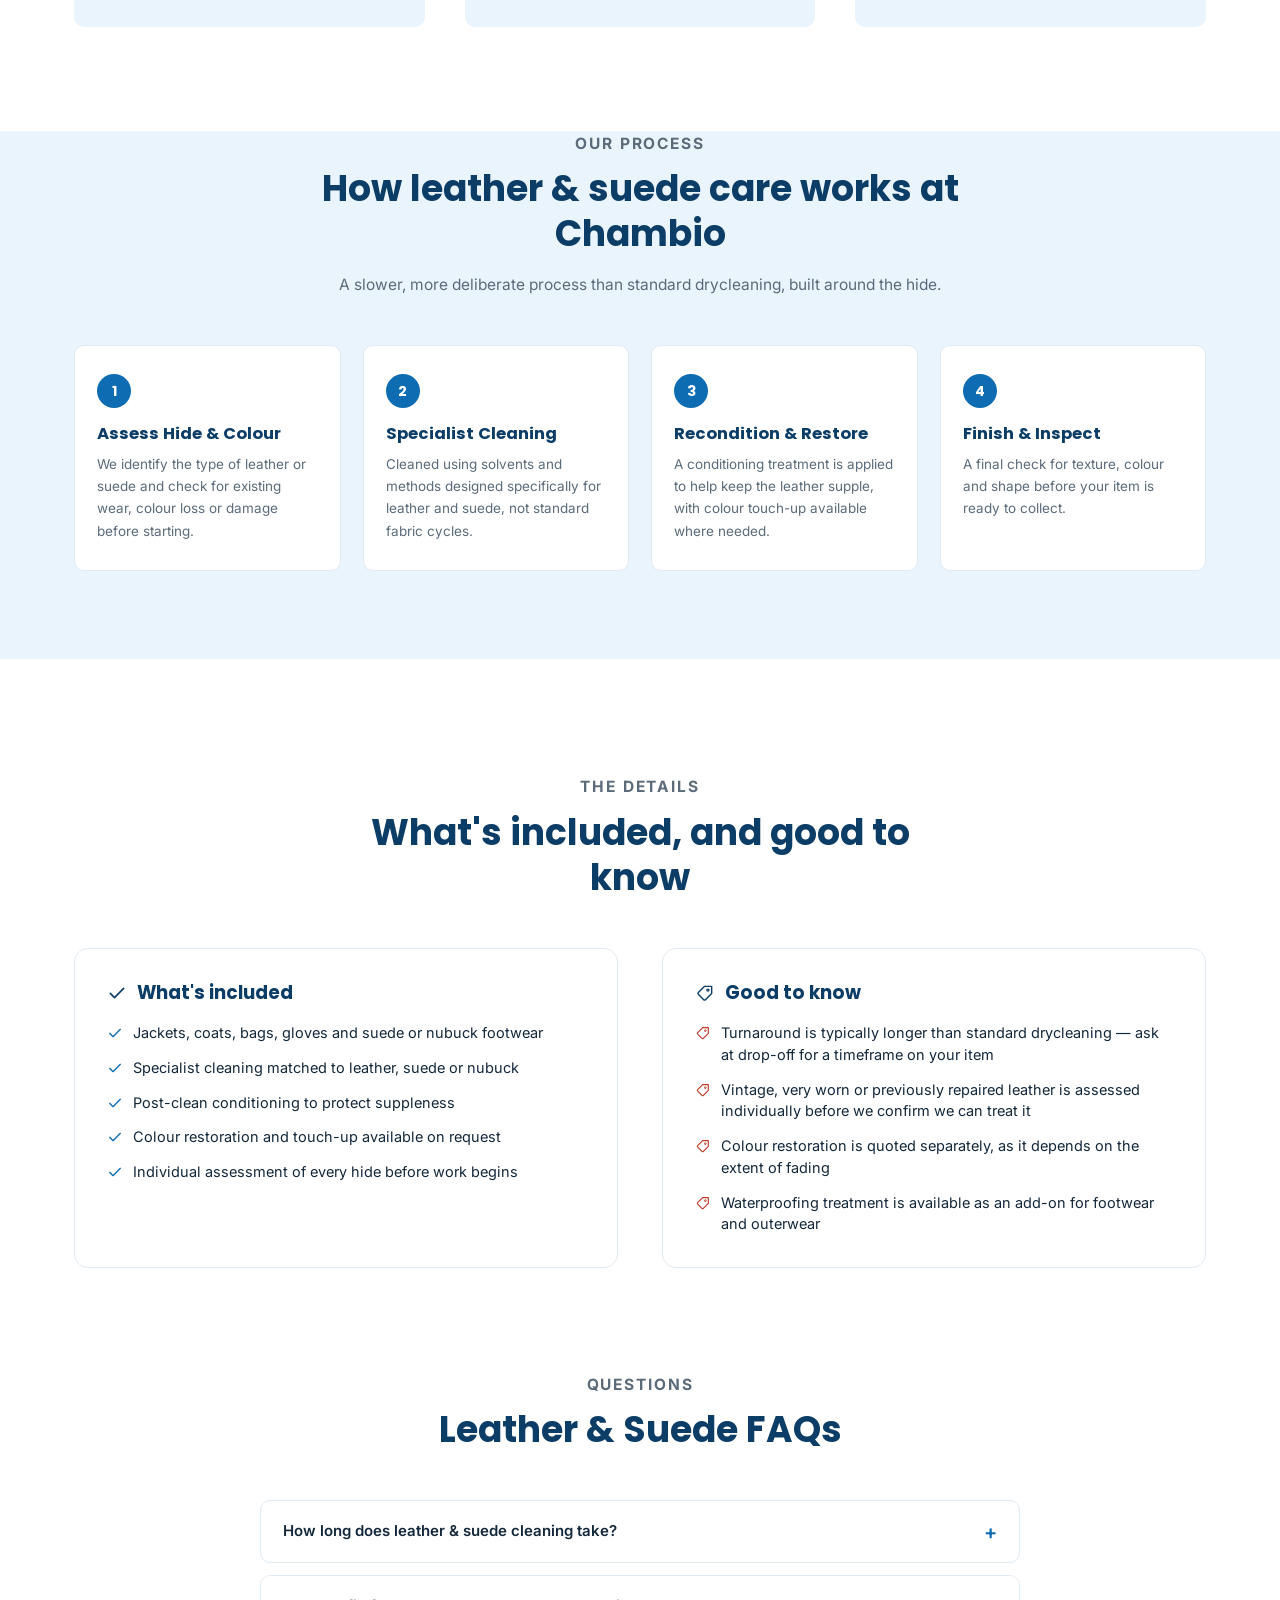
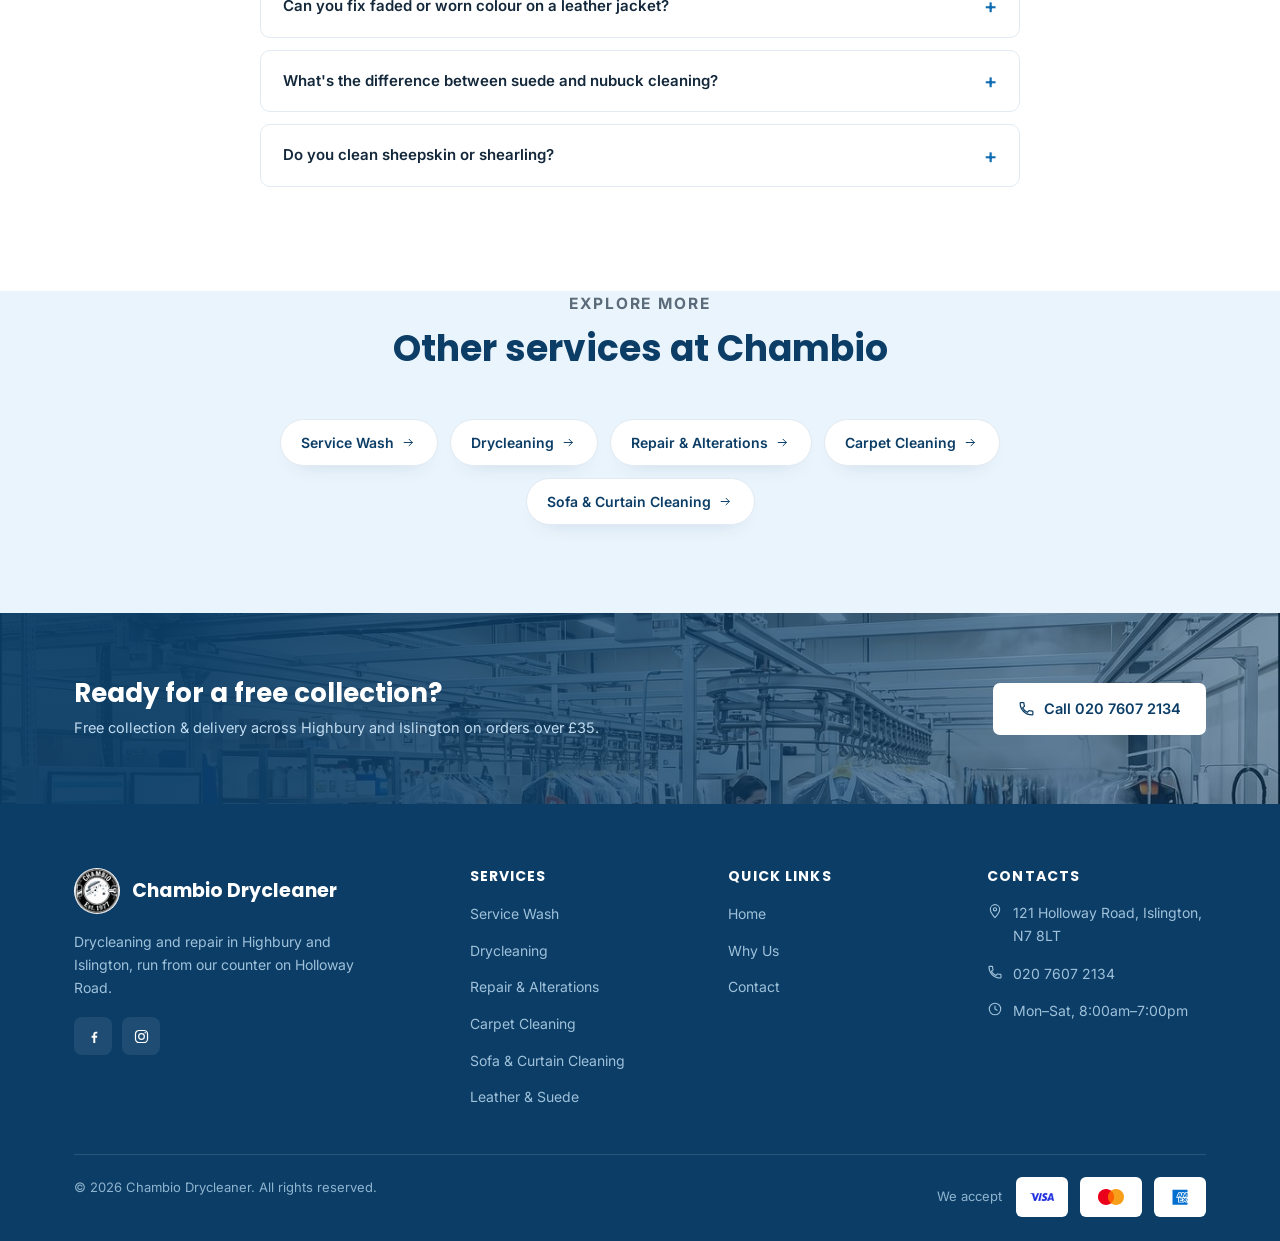
<file: leather-suede.html>
<!DOCTYPE html>
<html lang="en">
<head>
<meta charset="UTF-8">
<meta name="viewport" content="width=device-width, initial-scale=1.0">
<title>Leather &amp; Suede Care | Chambio Drycleaner, Islington N7</title>
<meta name="description" content="Specialist leather and suede cleaning and conditioning at Chambio Drycleaner, 121 Holloway Road, Islington.">
<link rel="canonical" href="leather-suede.html">
<link rel="icon" type="image/x-icon" href="favicon.ico">
<link rel="icon" type="image/png" sizes="32x32" href="favicon-32x32.png">
<link rel="icon" type="image/png" sizes="16x16" href="favicon-16x16.png">
<link rel="apple-touch-icon" sizes="180x180" href="apple-touch-icon.png">
<link rel="preconnect" href="https://fonts.googleapis.com">
<link rel="preconnect" href="https://fonts.gstatic.com" crossorigin>
<link href="https://fonts.googleapis.com/css2?family=Poppins:wght@500;600;700&family=Inter:wght@400;500;600;700&display=swap" rel="stylesheet">
<link rel="stylesheet" href="style.css?v=2">
</head>
<body>

<!-- Icon sprite definitions -->
<svg width="0" height="0" style="position:absolute">
  <defs>
    <symbol id="ic-phone" viewBox="0 0 24 24"><path d="M6.6 10.8c1.4 2.8 3.8 5.2 6.6 6.6l2.2-2.2c.3-.3.7-.4 1-.2 1.1.4 2.3.6 3.6.6.6 0 1 .4 1 1V20c0 .6-.4 1-1 1C10.4 21 3 13.6 3 4.6c0-.6.4-1 1-1h3.4c.6 0 1 .4 1 1 0 1.3.2 2.5.6 3.6.1.4 0 .8-.2 1L6.6 10.8z" fill="none" stroke="currentColor" stroke-width="1.7" stroke-linejoin="round"/></symbol>
    <symbol id="ic-pin" viewBox="0 0 24 24"><path d="M12 22s7-7.4 7-12.5A7 7 0 0 0 5 9.5C5 14.6 12 22 12 22z" fill="none" stroke="currentColor" stroke-width="1.7" stroke-linejoin="round"/><circle cx="12" cy="9.5" r="2.4" fill="none" stroke="currentColor" stroke-width="1.7"/></symbol>
    <symbol id="ic-clock" viewBox="0 0 24 24"><circle cx="12" cy="12" r="8.6" fill="none" stroke="currentColor" stroke-width="1.7"/><path d="M12 7.5V12l3.2 1.8" fill="none" stroke="currentColor" stroke-width="1.7" stroke-linecap="round" stroke-linejoin="round"/></symbol>
    <symbol id="ic-truck" viewBox="0 0 24 24"><path d="M2.5 6.5h11v9h-11z" fill="none" stroke="currentColor" stroke-width="1.7" stroke-linejoin="round"/><path d="M13.5 10h4l3 3v2.5h-7V10z" fill="none" stroke="currentColor" stroke-width="1.7" stroke-linejoin="round"/><circle cx="6.5" cy="17" r="1.6" fill="none" stroke="currentColor" stroke-width="1.6"/><circle cx="17" cy="17" r="1.6" fill="none" stroke="currentColor" stroke-width="1.6"/></symbol>
    <symbol id="ic-hanger" viewBox="0 0 24 24"><path d="M12 4.2a1.6 1.6 0 1 1 1.4 2.4" fill="none" stroke="currentColor" stroke-width="1.7" stroke-linecap="round"/><path d="M12 6.6 3 13.5c-.7.5-.3 1.6.6 1.6h16.8c.9 0 1.3-1.1.6-1.6L12 6.6z" fill="none" stroke="currentColor" stroke-width="1.7" stroke-linejoin="round"/><path d="M5 17.3h14" stroke="currentColor" stroke-width="1.7" stroke-linecap="round"/></symbol>
    <symbol id="ic-washer" viewBox="0 0 24 24"><rect x="3.5" y="3" width="17" height="18" rx="2.2" fill="none" stroke="currentColor" stroke-width="1.7"/><circle cx="12" cy="13" r="5" fill="none" stroke="currentColor" stroke-width="1.7"/><path d="M9.5 13c0-1.6 1.2-2.8 2.5-2.8" fill="none" stroke="currentColor" stroke-width="1.5" stroke-linecap="round"/><circle cx="6.5" cy="5.6" r=".9" fill="currentColor"/><circle cx="9.3" cy="5.6" r=".9" fill="currentColor"/></symbol>
    <symbol id="ic-needle" viewBox="0 0 24 24"><path d="M19.5 4.5 9 15a2.1 2.1 0 1 1-3-3L16.5 1.5" fill="none" stroke="currentColor" stroke-width="1.7" stroke-linecap="round" stroke-linejoin="round"/><circle cx="18" cy="6" r="1.4" fill="none" stroke="currentColor" stroke-width="1.5"/><path d="M4.5 16.5 3 21l4.5-1.5" fill="none" stroke="currentColor" stroke-width="1.7" stroke-linecap="round" stroke-linejoin="round"/></symbol>
    <symbol id="ic-carpet" viewBox="0 0 24 24"><rect x="3" y="4.5" width="18" height="15" rx="1.5" fill="none" stroke="currentColor" stroke-width="1.7"/><rect x="6" y="7.5" width="12" height="9" rx="1" fill="none" stroke="currentColor" stroke-width="1.4"/><path d="M9 10.5h6M9 13.5h6" stroke="currentColor" stroke-width="1.3" stroke-linecap="round"/></symbol>
    <symbol id="ic-sofa" viewBox="0 0 24 24"><path d="M5 12V8.8a1.8 1.8 0 0 1 3.6 0V11h6.8V8.8a1.8 1.8 0 0 1 3.6 0V12" fill="none" stroke="currentColor" stroke-width="1.7" stroke-linejoin="round"/><rect x="3.5" y="11" width="17" height="6" rx="1.6" fill="none" stroke="currentColor" stroke-width="1.7"/><path d="M4.5 17v2.3M19.5 17v2.3" stroke="currentColor" stroke-width="1.7" stroke-linecap="round"/></symbol>
    <symbol id="ic-jacket" viewBox="0 0 24 24"><path d="M9 3.5 12 5l3-1.5 4 3-2 2.5V20H8V9L6 6.5l3-3z" fill="none" stroke="currentColor" stroke-width="1.7" stroke-linejoin="round"/><path d="M12 5v15" stroke="currentColor" stroke-width="1.3"/></symbol>
    <symbol id="ic-team" viewBox="0 0 24 24"><circle cx="9" cy="8.5" r="2.6" fill="none" stroke="currentColor" stroke-width="1.7"/><path d="M3.5 19c0-3 2.5-5 5.5-5s5.5 2 5.5 5" fill="none" stroke="currentColor" stroke-width="1.7" stroke-linecap="round"/><circle cx="16.5" cy="9" r="2" fill="none" stroke="currentColor" stroke-width="1.5"/><path d="M15 13.3c2.4.3 4 1.9 4.3 4.2" fill="none" stroke="currentColor" stroke-width="1.5" stroke-linecap="round"/></symbol>
    <symbol id="ic-bolt" viewBox="0 0 24 24"><path d="M13 2 4.5 14h6l-1 8L18.5 9.5h-6L13 2z" fill="none" stroke="currentColor" stroke-width="1.7" stroke-linejoin="round"/></symbol>
    <symbol id="ic-star" viewBox="0 0 24 24"><path d="M12 3.5l2.7 5.6 6.1.9-4.4 4.3 1 6.1L12 17.3l-5.4 3.1 1-6.1-4.4-4.3 6.1-.9L12 3.5z" fill="none" stroke="currentColor" stroke-width="1.7" stroke-linejoin="round"/></symbol>
    <symbol id="ic-tag" viewBox="0 0 24 24"><path d="M20 12.5 12.5 20a1.5 1.5 0 0 1-2.1 0l-6.4-6.4a1.5 1.5 0 0 1 0-2.1L11.5 4H20v8.5z" fill="none" stroke="currentColor" stroke-width="1.7" stroke-linejoin="round"/><circle cx="15.5" cy="8.5" r="1.3" fill="none" stroke="currentColor" stroke-width="1.5"/></symbol>
    <symbol id="ic-mail" viewBox="0 0 24 24"><rect x="3" y="5" width="18" height="14" rx="2" fill="none" stroke="currentColor" stroke-width="1.7"/><path d="M4 6.5l8 6.5 8-6.5" fill="none" stroke="currentColor" stroke-width="1.7" stroke-linejoin="round"/></symbol>
    <symbol id="ic-fb" viewBox="0 0 24 24"><path d="M14.5 21v-7.2h2.4l.4-2.8h-2.8V9.2c0-.8.2-1.4 1.4-1.4h1.5V5.3c-.3 0-1.1-.1-2.1-.1-2.1 0-3.6 1.3-3.6 3.7v2.1H9.3v2.8h2.4V21h2.8z" fill="currentColor"/></symbol>
    <symbol id="ic-ig" viewBox="0 0 24 24"><rect x="3.5" y="3.5" width="17" height="17" rx="5" fill="none" stroke="currentColor" stroke-width="1.7"/><circle cx="12" cy="12" r="4" fill="none" stroke="currentColor" stroke-width="1.7"/><circle cx="17.2" cy="6.8" r="1.1" fill="currentColor"/></symbol>
    <symbol id="ic-check" viewBox="0 0 24 24"><path d="M4 12.5l5 5 11-11" fill="none" stroke="currentColor" stroke-width="2" stroke-linecap="round" stroke-linejoin="round"/></symbol>
    <symbol id="ic-arrow" viewBox="0 0 24 24"><path d="M4 12h15M13 6l6 6-6 6" fill="none" stroke="currentColor" stroke-width="1.8" stroke-linecap="round" stroke-linejoin="round"/></symbol>
    <symbol id="ic-card" viewBox="0 0 24 24"><rect x="2.5" y="5.5" width="19" height="13" rx="2" fill="none" stroke="currentColor" stroke-width="1.7"/><path d="M2.5 9.5h19" stroke="currentColor" stroke-width="1.7"/></symbol>
    <symbol id="doodle-iron" viewBox="0 0 40 40"><path d="M6 30h22c4 0 7-4 7-9 0-6-5-11-13-11H14c-4 0-7 3-7 7v13z" fill="none" stroke="currentColor" stroke-width="1.3"/><circle cx="30" cy="17" r="2" fill="none" stroke="currentColor" stroke-width="1.3"/><path d="M4 34h30" stroke="currentColor" stroke-width="1.3" stroke-linecap="round"/></symbol>
    <symbol id="doodle-bubble" viewBox="0 0 20 20"><circle cx="10" cy="10" r="6.5" fill="none" stroke="currentColor" stroke-width="1.2"/><circle cx="15.5" cy="6" r="1.6" fill="none" stroke="currentColor" stroke-width="1.1"/></symbol>
    <symbol id="doodle-hanger" viewBox="0 0 32 32"><path d="M16 6.2a2.1 2.1 0 1 1 1.9 3.2" fill="none" stroke="currentColor" stroke-width="1.3" stroke-linecap="round"/><path d="M16 9 4 18c-.9.7-.4 2.1.8 2.1h22.4c1.2 0 1.7-1.4.8-2.1L16 9z" fill="none" stroke="currentColor" stroke-width="1.3" stroke-linejoin="round"/></symbol>
    <symbol id="doodle-scissor" viewBox="0 0 32 32"><path d="M26 6 12 20" fill="none" stroke="currentColor" stroke-width="1.3" stroke-linecap="round"/><path d="M6 24 20 10" fill="none" stroke="currentColor" stroke-width="1.3" stroke-linecap="round"/><circle cx="8" cy="26" r="2.6" fill="none" stroke="currentColor" stroke-width="1.2"/><circle cx="24" cy="8" r="2.6" fill="none" stroke="currentColor" stroke-width="1.2"/></symbol>
    <symbol id="doodle-detergent" viewBox="0 0 34 44"><path d="M11 8h12v4l4 4v24a2 2 0 0 1-2 2H9a2 2 0 0 1-2-2V16l4-4V8z" fill="none" stroke="currentColor" stroke-width="1.3" stroke-linejoin="round"/><path d="M13 4h8v4h-8z" fill="none" stroke="currentColor" stroke-width="1.3" stroke-linejoin="round"/><path d="M9 22h16" stroke="currentColor" stroke-width="1" stroke-linecap="round"/><rect x="11" y="26" width="12" height="8" rx="1.4" fill="none" stroke="currentColor" stroke-width="1"/></symbol>
    <symbol id="doodle-basket" viewBox="0 0 44 34"><path d="M4 12h36l-4 18.4a3 3 0 0 1-3 2.4H11a3 3 0 0 1-3-2.4L4 12z" fill="none" stroke="currentColor" stroke-width="1.3" stroke-linejoin="round"/><path d="M9 12c0-6.5 5.5-10.5 13-10.5S35 5.5 35 12" fill="none" stroke="currentColor" stroke-width="1.3"/><path d="M12.5 17.5v10.5M22 17.5v10.5M31.5 17.5v10.5" stroke="currentColor" stroke-width="1" stroke-linecap="round"/></symbol>
    <symbol id="doodle-shirt" viewBox="0 0 40 40"><path d="M14 4 20 8.5 26 4 34 10.5 29.5 16.5V36h-19V16.5L6 10.5 14 4z" fill="none" stroke="currentColor" stroke-width="1.3" stroke-linejoin="round"/></symbol>
  </defs>
</svg>

<div class="topbar">
  <div class="wrap">
    <div class="topbar-item">
      <svg width="15" height="15"><use href="#ic-pin"/></svg>
      <span>121 Holloway Road, Islington, London N7 8LT</span>
    </div>
    <div class="topbar-right">
      <div class="topbar-item"><svg width="15" height="15"><use href="#ic-clock"/></svg><span>Mon&ndash;Sat, 8:00am&ndash;7:00pm</span></div>
      <a class="topbar-item" href="tel:02076072134"><svg width="15" height="15"><use href="#ic-phone"/></svg><span>020 7607 2134</span></a>
    </div>
  </div>
</div>

<header>
  <div class="nav">
    <a class="brand" href="index.html">
      <span class="brand-mark"><img src="logo.png" alt="Chambio Drycleaner logo"></span>
      <span class="brand-text">
        <span class="brand-name" style="display:block;">Chambio</span>
        <span class="brand-sub">DRYCLEANER &middot; EST. 1977</span>
      </span>
    </a>

    <nav class="menu" id="navMenu">
      <a href="index.html">Home</a>
      <div class="dropdown">
        <button type="button" aria-expanded="false">Services <svg width="12" height="12"><use href="#ic-arrow" transform="rotate(90 12 12)"/></svg></button>
        <div class="dropdown-menu">
          <a href="service-wash.html">Service Wash</a>
          <a href="drycleaning.html">Drycleaning</a>
          <a href="repair-alterations.html">Repair &amp; Alterations</a>
          <a href="carpet-cleaning.html">Carpet Cleaning</a>
          <a href="sofa-curtain.html">Sofa &amp; Curtain Cleaning</a>
          <a href="leather-suede.html">Leather &amp; Suede</a>
        </div>
      </div>
      <a href="about.html">Why Us</a>
      <a href="contact.html">Contact</a>
    </nav>

    <a class="header-cta" href="tel:02076072134">
      <svg width="16" height="16"><use href="#ic-phone"/></svg>
      Call Now
    </a>
    <button class="burger" id="burger" aria-label="Toggle menu" aria-expanded="false">
      <svg width="26" height="26"><use href="#ic-arrow" transform="rotate(90 12 12)"/></svg>
    </button>
  </div>
</header>
<main id="top">

  <!-- PAGE INTRO -->
  <section class="hero" style="padding:64px 0 30px;">
    <svg class="hero-doodles" width="100%" height="100%" xmlns="http://www.w3.org/2000/svg">
      <use href="#doodle-bubble" x="6%" y="18%" width="26" height="26"/>
      <use href="#doodle-bubble" x="10%" y="30%" width="15" height="15"/>
      <use href="#doodle-detergent" x="3%" y="56%" width="42" height="54"/>
      <use href="#ic-washer" x="90%" y="12%" width="44" height="44"/>
      <use href="#doodle-basket" x="88%" y="56%" width="52" height="40"/>
      <use href="#doodle-shirt" x="4%" y="12%" width="34" height="34"/>
      <use href="#doodle-bubble" x="85%" y="70%" width="20" height="20"/>
      <use href="#doodle-bubble" x="93%" y="76%" width="12" height="12"/>
      <use href="#doodle-bubble" x="15%" y="82%" width="14" height="14"/>
    </svg>
    <div class="wrap">
      <div class="hero-center">
        <p class="eyebrow">Specialist Care</p>
        <h1>Leather &amp; Suede</h1>
        <p class="lead">Specialist conditioning and cleaning for leather jackets, bags and suede footwear. These fabrics need their own process, and that's exactly what they get on our bench &mdash; never run through a standard drycleaning cycle.</p>
        <div class="hero-ctas">
          <a class="btn btn-primary" href="tel:02076072134"><svg width="17" height="17"><use href="#ic-phone"/></svg>Call 020 7607 2134</a>
          <a class="btn btn-outline" href="contact.html"><svg width="17" height="17"><use href="#ic-pin"/></svg>Book This Service</a>
        </div>
      </div>
    </div>
  </section>

  <!-- SERVICE PHOTO -->
  <section style="padding-top:0; padding-bottom:56px;">
    <div class="wrap">
      <div class="delivery-photo" style="max-width:900px; margin:0 auto;">
        <img src="leather-suede.jpg" alt="Leather jacket, suede boots and gloves at the leather care bench" loading="lazy" style="aspect-ratio:16/9;">
      </div>
    </div>
  </section>

  <!-- WHAT'S INCLUDED -->
  <section class="explain" style="padding-top:0;">
    <div class="wrap">
      <div class="section-head">
        <p class="eyebrow">Why Choose This Service</p>
        <h2>What you get with Leather & Suede</h2>
      </div>
      <div class="explain-grid cols-3">
        <div class="explain-card">
          <span class="info-icon"><svg width="22" height="22"><use href="#ic-jacket"/></svg></span>
          <h3>Leather &amp; Suede Specific</h3>
          <p>A separate process from regular drycleaning, using solvents and techniques suited to leather, suede and nubuck rather than woven fabric.</p>
        </div>
        <div class="explain-card">
          <span class="info-icon"><svg width="22" height="22"><use href="#ic-star"/></svg></span>
          <h3>Conditioned, Not Just Cleaned</h3>
          <p>Leather is conditioned after cleaning to help keep it supple and prevent cracking, rather than being left dry and stiff the way ordinary cleaning can leave it.</p>
        </div>
        <div class="explain-card">
          <span class="info-icon"><svg width="22" height="22"><use href="#ic-tag"/></svg></span>
          <h3>Jackets, Bags &amp; Footwear</h3>
          <p>We take on jackets, coats, bags, gloves and suede boots &mdash; not just outerwear &mdash; assessing each piece for hide type and colour before treatment.</p>
        </div>
      </div>
    </div>
  </section>

  <!-- HOW IT WORKS -->
  <section class="explain" style="padding-top:0; background:var(--blue-pale);">
    <div class="wrap">
      <div class="section-head">
        <p class="eyebrow">Our Process</p>
        <h2>How leather &amp; suede care works at Chambio</h2>
        <p>A slower, more deliberate process than standard drycleaning, built around the hide.</p>
      </div>
      <div class="process-grid">
        <div class="process-step">
          <span class="step-num">1</span>
          <h3>Assess Hide &amp; Colour</h3>
          <p>We identify the type of leather or suede and check for existing wear, colour loss or damage before starting.</p>
        </div>
        <div class="process-step">
          <span class="step-num">2</span>
          <h3>Specialist Cleaning</h3>
          <p>Cleaned using solvents and methods designed specifically for leather and suede, not standard fabric cycles.</p>
        </div>
        <div class="process-step">
          <span class="step-num">3</span>
          <h3>Recondition &amp; Restore</h3>
          <p>A conditioning treatment is applied to help keep the leather supple, with colour touch-up available where needed.</p>
        </div>
        <div class="process-step">
          <span class="step-num">4</span>
          <h3>Finish &amp; Inspect</h3>
          <p>A final check for texture, colour and shape before your item is ready to collect.</p>
        </div>
      </div>
    </div>
  </section>

  <!-- WHAT'S INCLUDED / GOOD TO KNOW -->
  <section class="explain">
    <div class="wrap">
      <div class="section-head">
        <p class="eyebrow">The Details</p>
        <h2>What's included, and good to know</h2>
      </div>
      <div class="detail-cols">
        <div class="detail-col">
          <h3><svg width="20" height="20"><use href="#ic-check"/></svg>What's included</h3>
          <ul>
            <li><svg width="16" height="16"><use href="#ic-check"/></svg><span>Jackets, coats, bags, gloves and suede or nubuck footwear</span></li>
            <li><svg width="16" height="16"><use href="#ic-check"/></svg><span>Specialist cleaning matched to leather, suede or nubuck</span></li>
            <li><svg width="16" height="16"><use href="#ic-check"/></svg><span>Post-clean conditioning to protect suppleness</span></li>
            <li><svg width="16" height="16"><use href="#ic-check"/></svg><span>Colour restoration and touch-up available on request</span></li>
            <li><svg width="16" height="16"><use href="#ic-check"/></svg><span>Individual assessment of every hide before work begins</span></li>
          </ul>
        </div>
        <div class="detail-col dont">
          <h3><svg width="20" height="20"><use href="#ic-tag"/></svg>Good to know</h3>
          <ul>
            <li><svg width="16" height="16"><use href="#ic-tag"/></svg><span>Turnaround is typically longer than standard drycleaning &mdash; ask at drop-off for a timeframe on your item</span></li>
            <li><svg width="16" height="16"><use href="#ic-tag"/></svg><span>Vintage, very worn or previously repaired leather is assessed individually before we confirm we can treat it</span></li>
            <li><svg width="16" height="16"><use href="#ic-tag"/></svg><span>Colour restoration is quoted separately, as it depends on the extent of fading</span></li>
            <li><svg width="16" height="16"><use href="#ic-tag"/></svg><span>Waterproofing treatment is available as an add-on for footwear and outerwear</span></li>
          </ul>
        </div>
      </div>
    </div>
  </section>

  <!-- FAQ -->
  <section class="explain" style="padding-top:0;">
    <div class="wrap">
      <div class="section-head">
        <p class="eyebrow">Questions</p>
        <h2>Leather &amp; Suede FAQs</h2>
      </div>
      <div class="faq-list">
        <details class="faq-item">
          <summary>How long does leather &amp; suede cleaning take?</summary>
          <p>Longer than standard drycleaning, as each piece is assessed and treated individually. We'll give you an accurate timeframe when we look at your item at drop-off.</p>
        </details>
        <details class="faq-item">
          <summary>Can you fix faded or worn colour on a leather jacket?</summary>
          <p>In many cases, yes. Colour restoration is assessed and quoted separately, since the result depends on the leather type and how much fading has occurred.</p>
        </details>
        <details class="faq-item">
          <summary>What's the difference between suede and nubuck cleaning?</summary>
          <p>Both are treated with specialist methods rather than standard drycleaning, but the exact approach differs by nap and finish &mdash; we'll identify which you have and treat it accordingly.</p>
        </details>
        <details class="faq-item">
          <summary>Do you clean sheepskin or shearling?</summary>
          <p>Yes, sheepskin and shearling pieces are assessed individually, as with all our leather and suede work, given how varied these hides can be.</p>
        </details>
      </div>
    </div>
  </section>

  <!-- OTHER SERVICES -->
  <section class="services" style="padding-top:0;">
    <div class="wrap">
      <div class="section-head">
        <p class="eyebrow">Explore More</p>
        <h2>Other services at Chambio</h2>
      </div>
      <ul class="related-list">
          <li><a href="service-wash.html">Service Wash<svg width="13" height="13"><use href="#ic-arrow"/></svg></a></li>
          <li><a href="drycleaning.html">Drycleaning<svg width="13" height="13"><use href="#ic-arrow"/></svg></a></li>
          <li><a href="repair-alterations.html">Repair &amp; Alterations<svg width="13" height="13"><use href="#ic-arrow"/></svg></a></li>
          <li><a href="carpet-cleaning.html">Carpet Cleaning<svg width="13" height="13"><use href="#ic-arrow"/></svg></a></li>
          <li><a href="sofa-curtain.html">Sofa &amp; Curtain Cleaning<svg width="13" height="13"><use href="#ic-arrow"/></svg></a></li>
      </ul>
    </div>
  </section>

  <section style="padding:0;">
    <div class="cta-band">
      <div class="bg-photo"></div>
      <div class="bg-overlay"></div>
      <div class="wrap">
        <div>
          <h2>Ready for a free collection?</h2>
          <p>Free collection &amp; delivery across Highbury and Islington on orders over &pound;35.</p>
        </div>
        <a class="btn btn-primary" href="tel:02076072134"><svg width="17" height="17"><use href="#ic-phone"/></svg>Call 020 7607 2134</a>
      </div>
    </div>
  </section>


</main>
<footer>
  <div class="wrap">
    <div class="foot-grid">
      <div>
        <div class="foot-brand">
          <span class="brand-mark"><img src="logo.png" alt="Chambio Drycleaner logo"></span>
          <span class="brand-name">Chambio Drycleaner</span>
        </div>
        <p>Drycleaning and repair in Highbury and Islington, run from our counter on Holloway Road.</p>
        <div class="social-row">
          <a href="#" aria-label="Facebook"><svg width="17" height="17"><use href="#ic-fb"/></svg></a>
          <a href="#" aria-label="Instagram"><svg width="17" height="17"><use href="#ic-ig"/></svg></a>
        </div>
      </div>
      <div>
        <h4>Services</h4>
        <ul>
          <li><a href="service-wash.html">Service Wash</a></li>
          <li><a href="drycleaning.html">Drycleaning</a></li>
          <li><a href="repair-alterations.html">Repair &amp; Alterations</a></li>
          <li><a href="carpet-cleaning.html">Carpet Cleaning</a></li>
          <li><a href="sofa-curtain.html">Sofa &amp; Curtain Cleaning</a></li>
          <li><a href="leather-suede.html">Leather &amp; Suede</a></li>
        </ul>
      </div>
      <div>
        <h4>Quick Links</h4>
        <ul>
          <li><a href="index.html">Home</a></li>
          <li><a href="about.html">Why Us</a></li>
          <li><a href="contact.html">Contact</a></li>
        </ul>
      </div>
      <div>
        <h4>Contacts</h4>
        <div class="foot-contact-row">
          <svg width="16" height="16"><use href="#ic-pin"/></svg>
          <span>121 Holloway Road, Islington, N7 8LT</span>
        </div>
        <div class="foot-contact-row">
          <svg width="16" height="16"><use href="#ic-phone"/></svg>
          <span>020 7607 2134</span>
        </div>
        <div class="foot-contact-row">
          <svg width="16" height="16"><use href="#ic-clock"/></svg>
          <span>Mon&ndash;Sat, 8:00am&ndash;7:00pm</span>
        </div>
      </div>
    </div>
    <div class="foot-bottom">
      <span>&copy; <span id="year"></span> Chambio Drycleaner. All rights reserved.</span>
      <div class="cards-accepted">
        <span class="label">We accept</span>
        <span class="card-logo"><img src="visa.png" alt="Visa"></span>
        <span class="card-logo"><img src="mastercard.svg" alt="Mastercard"></span>
        <span class="card-logo"><img src="amex.svg" alt="American Express"></span>
      </div>
    </div>
  </div>
</footer>

<script>
  document.getElementById('year').textContent = new Date().getFullYear();

  const burger = document.getElementById('burger');
  const navMenu = document.getElementById('navMenu');
  burger.addEventListener('click', () => {
    const isOpen = navMenu.classList.toggle('open');
    burger.setAttribute('aria-expanded', isOpen);
  });

  document.querySelectorAll('.dropdown > button').forEach(btn => {
    btn.addEventListener('click', () => {
      const parent = btn.closest('.dropdown');
      const isOpen = parent.classList.toggle('open');
      btn.setAttribute('aria-expanded', isOpen);
    });
  });

  navMenu.querySelectorAll('a').forEach(a => a.addEventListener('click', () => {
    navMenu.classList.remove('open');
    burger.setAttribute('aria-expanded', false);
  }));
</script>

<div class="wa-widget">
  <span class="wa-tooltip">Chat with us on WhatsApp</span>
  <a class="wa-btn" href="https://wa.me/447863146738" target="_blank" rel="noopener" aria-label="Chat with Chambio Drycleaners on WhatsApp">
    <svg viewBox="0 0 32 32" fill="none" xmlns="http://www.w3.org/2000/svg">
      <path d="M16.004 3C9.06 3 3.42 8.64 3.42 15.58c0 2.35.65 4.55 1.78 6.44L3 29l7.15-2.15a12.5 12.5 0 0 0 5.85 1.46h.01c6.94 0 12.58-5.64 12.58-12.58C28.6 8.79 22.96 3 16.004 3Z" fill="#fff"/>
      <path d="M16.004 4.9c5.9 0 10.68 4.78 10.68 10.68 0 5.9-4.78 10.68-10.68 10.68a10.6 10.6 0 0 1-5.44-1.5l-.39-.23-3.9 1.18 1.14-3.87-.25-.4a10.63 10.63 0 0 1-1.64-5.66c0-5.9 4.78-10.68 10.68-10.68Z" fill="#25D366"/>
      <path d="M12.1 9.98c-.24-.53-.5-.54-.73-.55l-.62-.01c-.22 0-.57.08-.87.4-.3.32-1.13 1.11-1.13 2.7 0 1.6 1.16 3.14 1.32 3.36.16.22 2.24 3.6 5.54 4.9 2.74 1.08 3.3.87 3.89.81.6-.06 1.93-.79 2.2-1.55.27-.76.27-1.42.19-1.55-.08-.14-.29-.22-.6-.38-.32-.16-1.93-.95-2.23-1.06-.3-.11-.52-.16-.73.16-.22.32-.84 1.06-1.03 1.28-.19.22-.38.24-.7.08-.32-.16-1.35-.5-2.57-1.58-.95-.85-1.59-1.9-1.78-2.22-.19-.32-.02-.5.14-.66.14-.14.32-.38.48-.57.16-.19.21-.32.32-.54.11-.22.05-.4-.03-.56-.08-.16-.71-1.77-1-2.42Z" fill="#fff"/>
    </svg>
  </a>
</div>

</body>
</html>
</file>
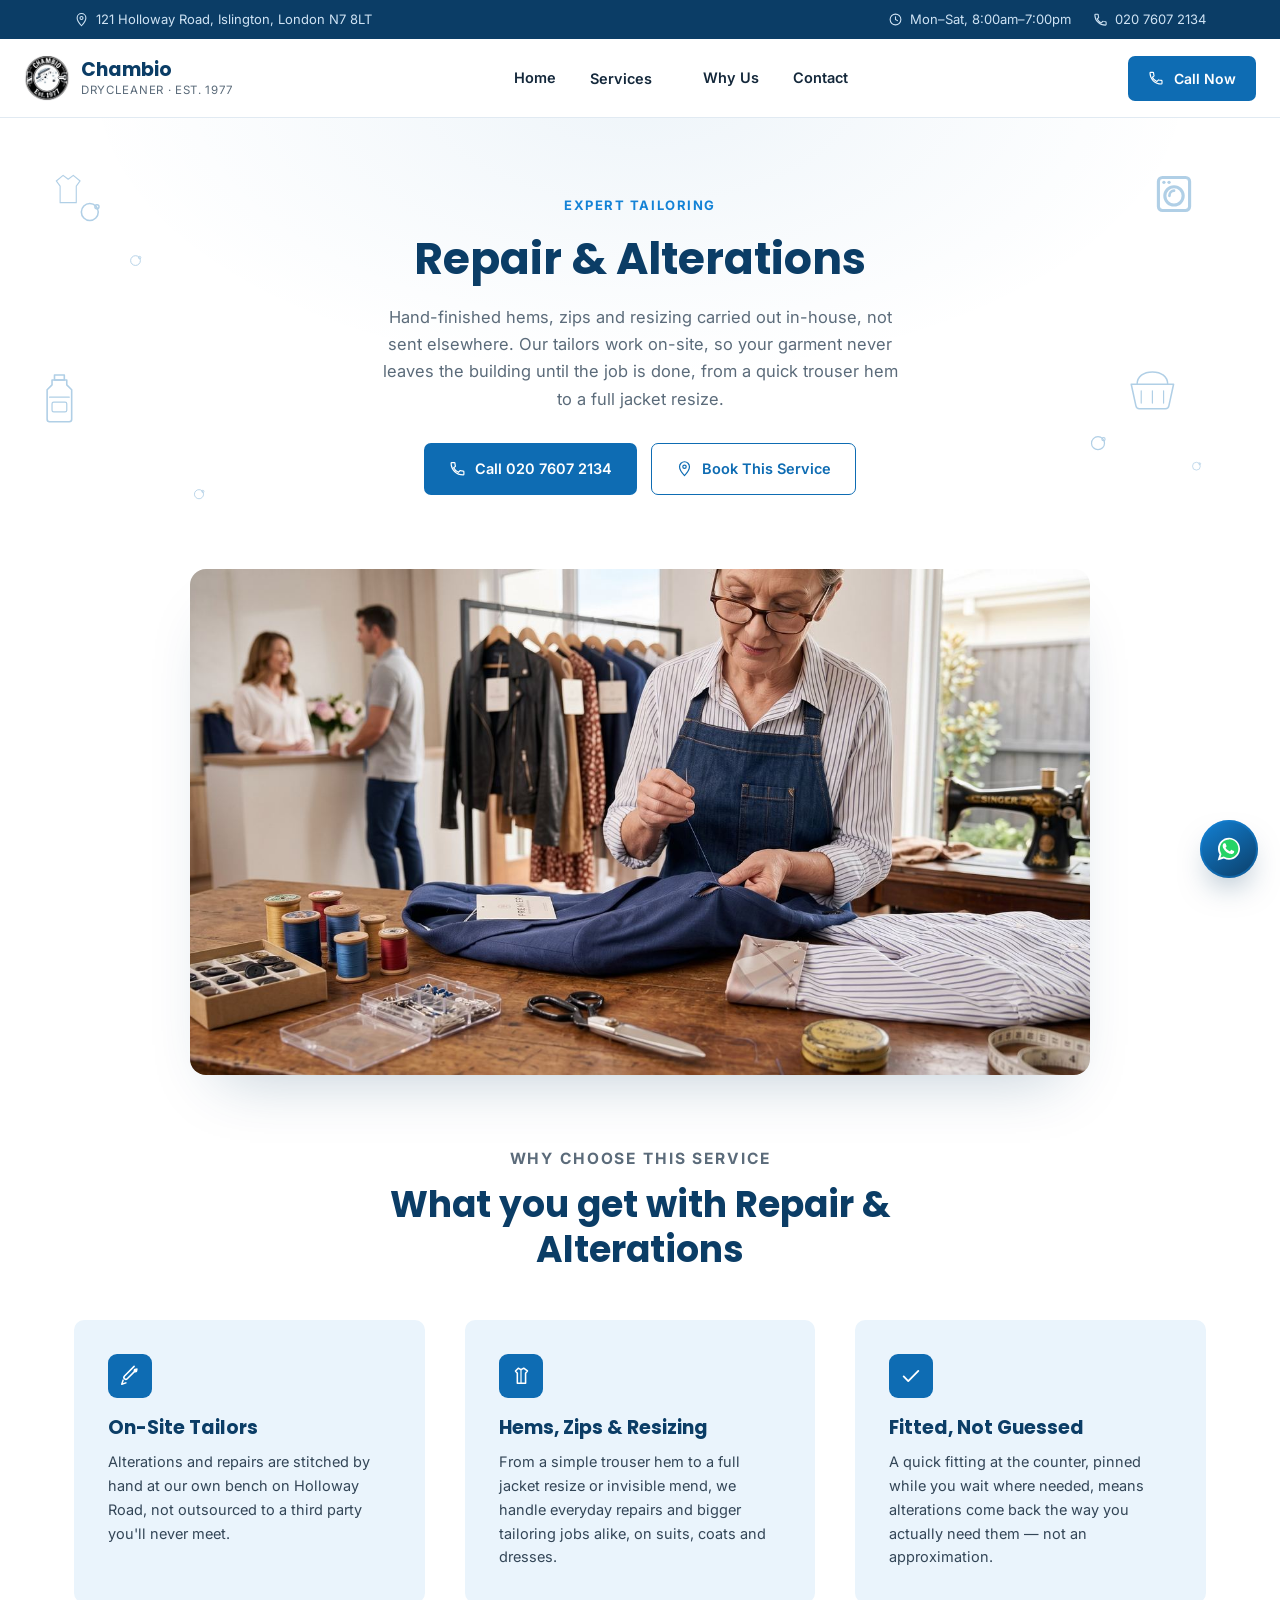
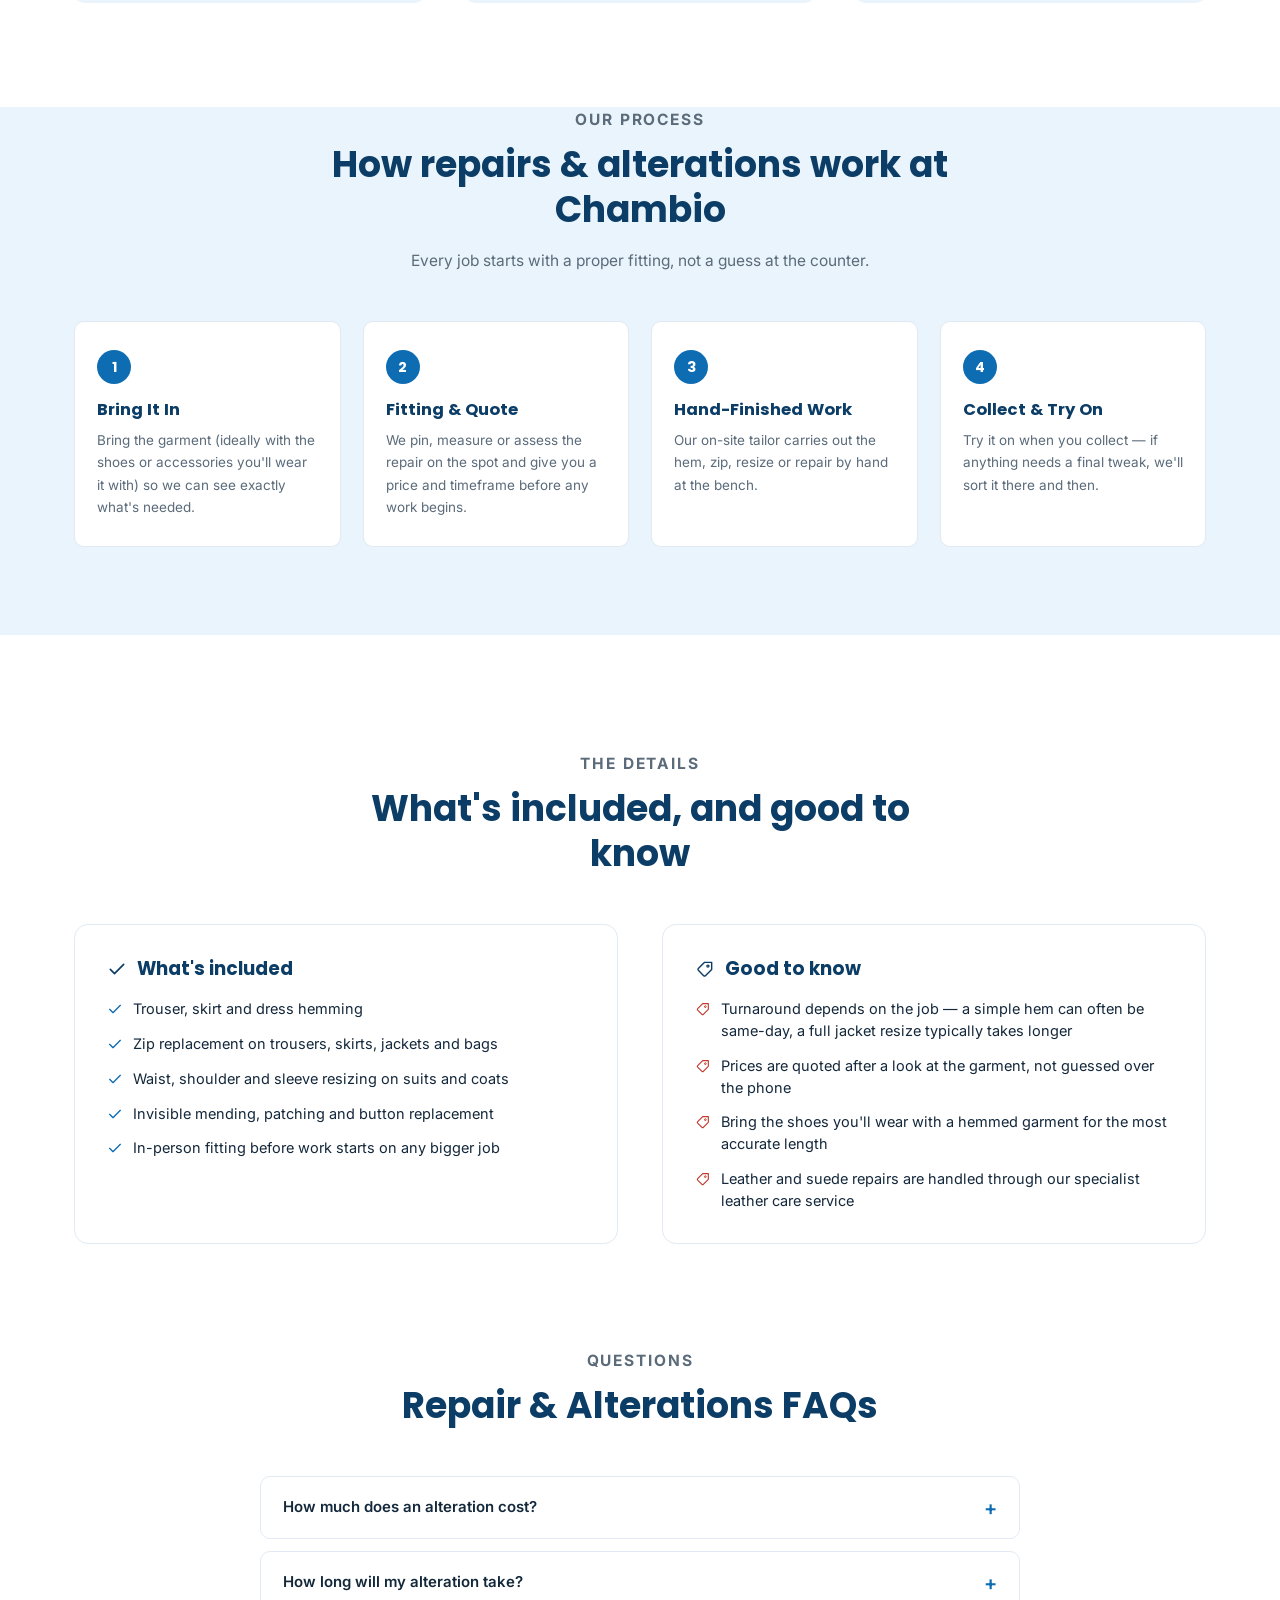
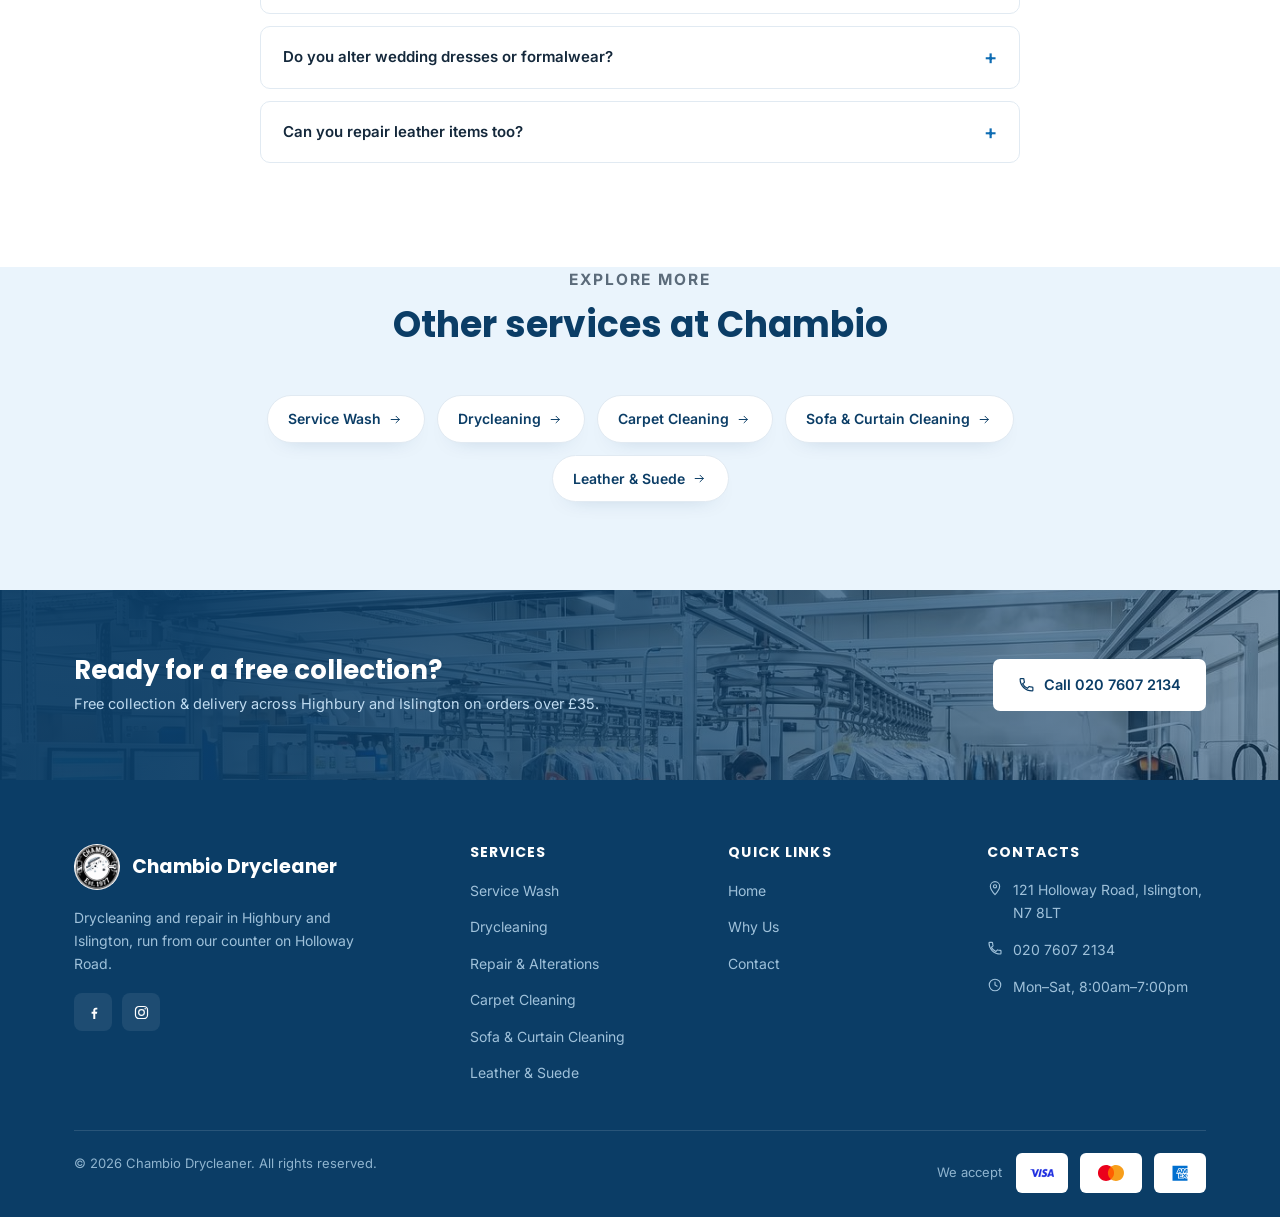
<file: repair-alterations.html>
<!DOCTYPE html>
<html lang="en">
<head>
<meta charset="UTF-8">
<meta name="viewport" content="width=device-width, initial-scale=1.0">
<title>Repair &amp; Alterations | Chambio Drycleaner, Islington N7</title>
<meta name="description" content="Hand-finished repairs and alterations by expert tailors on the premises at Chambio Drycleaner, 121 Holloway Road, Islington.">
<link rel="canonical" href="repair-alterations.html">
<link rel="icon" type="image/x-icon" href="favicon.ico">
<link rel="icon" type="image/png" sizes="32x32" href="favicon-32x32.png">
<link rel="icon" type="image/png" sizes="16x16" href="favicon-16x16.png">
<link rel="apple-touch-icon" sizes="180x180" href="apple-touch-icon.png">
<link rel="preconnect" href="https://fonts.googleapis.com">
<link rel="preconnect" href="https://fonts.gstatic.com" crossorigin>
<link href="https://fonts.googleapis.com/css2?family=Poppins:wght@500;600;700&family=Inter:wght@400;500;600;700&display=swap" rel="stylesheet">
<link rel="stylesheet" href="style.css?v=2">
</head>
<body>

<!-- Icon sprite definitions -->
<svg width="0" height="0" style="position:absolute">
  <defs>
    <symbol id="ic-phone" viewBox="0 0 24 24"><path d="M6.6 10.8c1.4 2.8 3.8 5.2 6.6 6.6l2.2-2.2c.3-.3.7-.4 1-.2 1.1.4 2.3.6 3.6.6.6 0 1 .4 1 1V20c0 .6-.4 1-1 1C10.4 21 3 13.6 3 4.6c0-.6.4-1 1-1h3.4c.6 0 1 .4 1 1 0 1.3.2 2.5.6 3.6.1.4 0 .8-.2 1L6.6 10.8z" fill="none" stroke="currentColor" stroke-width="1.7" stroke-linejoin="round"/></symbol>
    <symbol id="ic-pin" viewBox="0 0 24 24"><path d="M12 22s7-7.4 7-12.5A7 7 0 0 0 5 9.5C5 14.6 12 22 12 22z" fill="none" stroke="currentColor" stroke-width="1.7" stroke-linejoin="round"/><circle cx="12" cy="9.5" r="2.4" fill="none" stroke="currentColor" stroke-width="1.7"/></symbol>
    <symbol id="ic-clock" viewBox="0 0 24 24"><circle cx="12" cy="12" r="8.6" fill="none" stroke="currentColor" stroke-width="1.7"/><path d="M12 7.5V12l3.2 1.8" fill="none" stroke="currentColor" stroke-width="1.7" stroke-linecap="round" stroke-linejoin="round"/></symbol>
    <symbol id="ic-truck" viewBox="0 0 24 24"><path d="M2.5 6.5h11v9h-11z" fill="none" stroke="currentColor" stroke-width="1.7" stroke-linejoin="round"/><path d="M13.5 10h4l3 3v2.5h-7V10z" fill="none" stroke="currentColor" stroke-width="1.7" stroke-linejoin="round"/><circle cx="6.5" cy="17" r="1.6" fill="none" stroke="currentColor" stroke-width="1.6"/><circle cx="17" cy="17" r="1.6" fill="none" stroke="currentColor" stroke-width="1.6"/></symbol>
    <symbol id="ic-hanger" viewBox="0 0 24 24"><path d="M12 4.2a1.6 1.6 0 1 1 1.4 2.4" fill="none" stroke="currentColor" stroke-width="1.7" stroke-linecap="round"/><path d="M12 6.6 3 13.5c-.7.5-.3 1.6.6 1.6h16.8c.9 0 1.3-1.1.6-1.6L12 6.6z" fill="none" stroke="currentColor" stroke-width="1.7" stroke-linejoin="round"/><path d="M5 17.3h14" stroke="currentColor" stroke-width="1.7" stroke-linecap="round"/></symbol>
    <symbol id="ic-washer" viewBox="0 0 24 24"><rect x="3.5" y="3" width="17" height="18" rx="2.2" fill="none" stroke="currentColor" stroke-width="1.7"/><circle cx="12" cy="13" r="5" fill="none" stroke="currentColor" stroke-width="1.7"/><path d="M9.5 13c0-1.6 1.2-2.8 2.5-2.8" fill="none" stroke="currentColor" stroke-width="1.5" stroke-linecap="round"/><circle cx="6.5" cy="5.6" r=".9" fill="currentColor"/><circle cx="9.3" cy="5.6" r=".9" fill="currentColor"/></symbol>
    <symbol id="ic-needle" viewBox="0 0 24 24"><path d="M19.5 4.5 9 15a2.1 2.1 0 1 1-3-3L16.5 1.5" fill="none" stroke="currentColor" stroke-width="1.7" stroke-linecap="round" stroke-linejoin="round"/><circle cx="18" cy="6" r="1.4" fill="none" stroke="currentColor" stroke-width="1.5"/><path d="M4.5 16.5 3 21l4.5-1.5" fill="none" stroke="currentColor" stroke-width="1.7" stroke-linecap="round" stroke-linejoin="round"/></symbol>
    <symbol id="ic-carpet" viewBox="0 0 24 24"><rect x="3" y="4.5" width="18" height="15" rx="1.5" fill="none" stroke="currentColor" stroke-width="1.7"/><rect x="6" y="7.5" width="12" height="9" rx="1" fill="none" stroke="currentColor" stroke-width="1.4"/><path d="M9 10.5h6M9 13.5h6" stroke="currentColor" stroke-width="1.3" stroke-linecap="round"/></symbol>
    <symbol id="ic-sofa" viewBox="0 0 24 24"><path d="M5 12V8.8a1.8 1.8 0 0 1 3.6 0V11h6.8V8.8a1.8 1.8 0 0 1 3.6 0V12" fill="none" stroke="currentColor" stroke-width="1.7" stroke-linejoin="round"/><rect x="3.5" y="11" width="17" height="6" rx="1.6" fill="none" stroke="currentColor" stroke-width="1.7"/><path d="M4.5 17v2.3M19.5 17v2.3" stroke="currentColor" stroke-width="1.7" stroke-linecap="round"/></symbol>
    <symbol id="ic-jacket" viewBox="0 0 24 24"><path d="M9 3.5 12 5l3-1.5 4 3-2 2.5V20H8V9L6 6.5l3-3z" fill="none" stroke="currentColor" stroke-width="1.7" stroke-linejoin="round"/><path d="M12 5v15" stroke="currentColor" stroke-width="1.3"/></symbol>
    <symbol id="ic-team" viewBox="0 0 24 24"><circle cx="9" cy="8.5" r="2.6" fill="none" stroke="currentColor" stroke-width="1.7"/><path d="M3.5 19c0-3 2.5-5 5.5-5s5.5 2 5.5 5" fill="none" stroke="currentColor" stroke-width="1.7" stroke-linecap="round"/><circle cx="16.5" cy="9" r="2" fill="none" stroke="currentColor" stroke-width="1.5"/><path d="M15 13.3c2.4.3 4 1.9 4.3 4.2" fill="none" stroke="currentColor" stroke-width="1.5" stroke-linecap="round"/></symbol>
    <symbol id="ic-bolt" viewBox="0 0 24 24"><path d="M13 2 4.5 14h6l-1 8L18.5 9.5h-6L13 2z" fill="none" stroke="currentColor" stroke-width="1.7" stroke-linejoin="round"/></symbol>
    <symbol id="ic-star" viewBox="0 0 24 24"><path d="M12 3.5l2.7 5.6 6.1.9-4.4 4.3 1 6.1L12 17.3l-5.4 3.1 1-6.1-4.4-4.3 6.1-.9L12 3.5z" fill="none" stroke="currentColor" stroke-width="1.7" stroke-linejoin="round"/></symbol>
    <symbol id="ic-tag" viewBox="0 0 24 24"><path d="M20 12.5 12.5 20a1.5 1.5 0 0 1-2.1 0l-6.4-6.4a1.5 1.5 0 0 1 0-2.1L11.5 4H20v8.5z" fill="none" stroke="currentColor" stroke-width="1.7" stroke-linejoin="round"/><circle cx="15.5" cy="8.5" r="1.3" fill="none" stroke="currentColor" stroke-width="1.5"/></symbol>
    <symbol id="ic-mail" viewBox="0 0 24 24"><rect x="3" y="5" width="18" height="14" rx="2" fill="none" stroke="currentColor" stroke-width="1.7"/><path d="M4 6.5l8 6.5 8-6.5" fill="none" stroke="currentColor" stroke-width="1.7" stroke-linejoin="round"/></symbol>
    <symbol id="ic-fb" viewBox="0 0 24 24"><path d="M14.5 21v-7.2h2.4l.4-2.8h-2.8V9.2c0-.8.2-1.4 1.4-1.4h1.5V5.3c-.3 0-1.1-.1-2.1-.1-2.1 0-3.6 1.3-3.6 3.7v2.1H9.3v2.8h2.4V21h2.8z" fill="currentColor"/></symbol>
    <symbol id="ic-ig" viewBox="0 0 24 24"><rect x="3.5" y="3.5" width="17" height="17" rx="5" fill="none" stroke="currentColor" stroke-width="1.7"/><circle cx="12" cy="12" r="4" fill="none" stroke="currentColor" stroke-width="1.7"/><circle cx="17.2" cy="6.8" r="1.1" fill="currentColor"/></symbol>
    <symbol id="ic-check" viewBox="0 0 24 24"><path d="M4 12.5l5 5 11-11" fill="none" stroke="currentColor" stroke-width="2" stroke-linecap="round" stroke-linejoin="round"/></symbol>
    <symbol id="ic-arrow" viewBox="0 0 24 24"><path d="M4 12h15M13 6l6 6-6 6" fill="none" stroke="currentColor" stroke-width="1.8" stroke-linecap="round" stroke-linejoin="round"/></symbol>
    <symbol id="ic-card" viewBox="0 0 24 24"><rect x="2.5" y="5.5" width="19" height="13" rx="2" fill="none" stroke="currentColor" stroke-width="1.7"/><path d="M2.5 9.5h19" stroke="currentColor" stroke-width="1.7"/></symbol>
    <symbol id="doodle-iron" viewBox="0 0 40 40"><path d="M6 30h22c4 0 7-4 7-9 0-6-5-11-13-11H14c-4 0-7 3-7 7v13z" fill="none" stroke="currentColor" stroke-width="1.3"/><circle cx="30" cy="17" r="2" fill="none" stroke="currentColor" stroke-width="1.3"/><path d="M4 34h30" stroke="currentColor" stroke-width="1.3" stroke-linecap="round"/></symbol>
    <symbol id="doodle-bubble" viewBox="0 0 20 20"><circle cx="10" cy="10" r="6.5" fill="none" stroke="currentColor" stroke-width="1.2"/><circle cx="15.5" cy="6" r="1.6" fill="none" stroke="currentColor" stroke-width="1.1"/></symbol>
    <symbol id="doodle-hanger" viewBox="0 0 32 32"><path d="M16 6.2a2.1 2.1 0 1 1 1.9 3.2" fill="none" stroke="currentColor" stroke-width="1.3" stroke-linecap="round"/><path d="M16 9 4 18c-.9.7-.4 2.1.8 2.1h22.4c1.2 0 1.7-1.4.8-2.1L16 9z" fill="none" stroke="currentColor" stroke-width="1.3" stroke-linejoin="round"/></symbol>
    <symbol id="doodle-scissor" viewBox="0 0 32 32"><path d="M26 6 12 20" fill="none" stroke="currentColor" stroke-width="1.3" stroke-linecap="round"/><path d="M6 24 20 10" fill="none" stroke="currentColor" stroke-width="1.3" stroke-linecap="round"/><circle cx="8" cy="26" r="2.6" fill="none" stroke="currentColor" stroke-width="1.2"/><circle cx="24" cy="8" r="2.6" fill="none" stroke="currentColor" stroke-width="1.2"/></symbol>
    <symbol id="doodle-detergent" viewBox="0 0 34 44"><path d="M11 8h12v4l4 4v24a2 2 0 0 1-2 2H9a2 2 0 0 1-2-2V16l4-4V8z" fill="none" stroke="currentColor" stroke-width="1.3" stroke-linejoin="round"/><path d="M13 4h8v4h-8z" fill="none" stroke="currentColor" stroke-width="1.3" stroke-linejoin="round"/><path d="M9 22h16" stroke="currentColor" stroke-width="1" stroke-linecap="round"/><rect x="11" y="26" width="12" height="8" rx="1.4" fill="none" stroke="currentColor" stroke-width="1"/></symbol>
    <symbol id="doodle-basket" viewBox="0 0 44 34"><path d="M4 12h36l-4 18.4a3 3 0 0 1-3 2.4H11a3 3 0 0 1-3-2.4L4 12z" fill="none" stroke="currentColor" stroke-width="1.3" stroke-linejoin="round"/><path d="M9 12c0-6.5 5.5-10.5 13-10.5S35 5.5 35 12" fill="none" stroke="currentColor" stroke-width="1.3"/><path d="M12.5 17.5v10.5M22 17.5v10.5M31.5 17.5v10.5" stroke="currentColor" stroke-width="1" stroke-linecap="round"/></symbol>
    <symbol id="doodle-shirt" viewBox="0 0 40 40"><path d="M14 4 20 8.5 26 4 34 10.5 29.5 16.5V36h-19V16.5L6 10.5 14 4z" fill="none" stroke="currentColor" stroke-width="1.3" stroke-linejoin="round"/></symbol>
  </defs>
</svg>

<div class="topbar">
  <div class="wrap">
    <div class="topbar-item">
      <svg width="15" height="15"><use href="#ic-pin"/></svg>
      <span>121 Holloway Road, Islington, London N7 8LT</span>
    </div>
    <div class="topbar-right">
      <div class="topbar-item"><svg width="15" height="15"><use href="#ic-clock"/></svg><span>Mon&ndash;Sat, 8:00am&ndash;7:00pm</span></div>
      <a class="topbar-item" href="tel:02076072134"><svg width="15" height="15"><use href="#ic-phone"/></svg><span>020 7607 2134</span></a>
    </div>
  </div>
</div>

<header>
  <div class="nav">
    <a class="brand" href="index.html">
      <span class="brand-mark"><img src="logo.png" alt="Chambio Drycleaner logo"></span>
      <span class="brand-text">
        <span class="brand-name" style="display:block;">Chambio</span>
        <span class="brand-sub">DRYCLEANER &middot; EST. 1977</span>
      </span>
    </a>

    <nav class="menu" id="navMenu">
      <a href="index.html">Home</a>
      <div class="dropdown">
        <button type="button" aria-expanded="false">Services <svg width="12" height="12"><use href="#ic-arrow" transform="rotate(90 12 12)"/></svg></button>
        <div class="dropdown-menu">
          <a href="service-wash.html">Service Wash</a>
          <a href="drycleaning.html">Drycleaning</a>
          <a href="repair-alterations.html">Repair &amp; Alterations</a>
          <a href="carpet-cleaning.html">Carpet Cleaning</a>
          <a href="sofa-curtain.html">Sofa &amp; Curtain Cleaning</a>
          <a href="leather-suede.html">Leather &amp; Suede</a>
        </div>
      </div>
      <a href="about.html">Why Us</a>
      <a href="contact.html">Contact</a>
    </nav>

    <a class="header-cta" href="tel:02076072134">
      <svg width="16" height="16"><use href="#ic-phone"/></svg>
      Call Now
    </a>
    <button class="burger" id="burger" aria-label="Toggle menu" aria-expanded="false">
      <svg width="26" height="26"><use href="#ic-arrow" transform="rotate(90 12 12)"/></svg>
    </button>
  </div>
</header>
<main id="top">

  <!-- PAGE INTRO -->
  <section class="hero" style="padding:64px 0 30px;">
    <svg class="hero-doodles" width="100%" height="100%" xmlns="http://www.w3.org/2000/svg">
      <use href="#doodle-bubble" x="6%" y="18%" width="26" height="26"/>
      <use href="#doodle-bubble" x="10%" y="30%" width="15" height="15"/>
      <use href="#doodle-detergent" x="3%" y="56%" width="42" height="54"/>
      <use href="#ic-washer" x="90%" y="12%" width="44" height="44"/>
      <use href="#doodle-basket" x="88%" y="56%" width="52" height="40"/>
      <use href="#doodle-shirt" x="4%" y="12%" width="34" height="34"/>
      <use href="#doodle-bubble" x="85%" y="70%" width="20" height="20"/>
      <use href="#doodle-bubble" x="93%" y="76%" width="12" height="12"/>
      <use href="#doodle-bubble" x="15%" y="82%" width="14" height="14"/>
    </svg>
    <div class="wrap">
      <div class="hero-center">
        <p class="eyebrow">Expert Tailoring</p>
        <h1>Repair &amp; Alterations</h1>
        <p class="lead">Hand-finished hems, zips and resizing carried out in-house, not sent elsewhere. Our tailors work on-site, so your garment never leaves the building until the job is done, from a quick trouser hem to a full jacket resize.</p>
        <div class="hero-ctas">
          <a class="btn btn-primary" href="tel:02076072134"><svg width="17" height="17"><use href="#ic-phone"/></svg>Call 020 7607 2134</a>
          <a class="btn btn-outline" href="contact.html"><svg width="17" height="17"><use href="#ic-pin"/></svg>Book This Service</a>
        </div>
      </div>
    </div>
  </section>

  <!-- SERVICE PHOTO -->
  <section style="padding-top:0; padding-bottom:56px;">
    <div class="wrap">
      <div class="delivery-photo" style="max-width:900px; margin:0 auto;">
        <img src="repair-alterations.jpg" alt="Seamstress hand-stitching a jacket repair at the alterations bench" loading="lazy" style="aspect-ratio:16/9;">
      </div>
    </div>
  </section>

  <!-- WHAT'S INCLUDED -->
  <section class="explain" style="padding-top:0;">
    <div class="wrap">
      <div class="section-head">
        <p class="eyebrow">Why Choose This Service</p>
        <h2>What you get with Repair & Alterations</h2>
      </div>
      <div class="explain-grid cols-3">
        <div class="explain-card">
          <span class="info-icon"><svg width="22" height="22"><use href="#ic-needle"/></svg></span>
          <h3>On-Site Tailors</h3>
          <p>Alterations and repairs are stitched by hand at our own bench on Holloway Road, not outsourced to a third party you'll never meet.</p>
        </div>
        <div class="explain-card">
          <span class="info-icon"><svg width="22" height="22"><use href="#ic-jacket"/></svg></span>
          <h3>Hems, Zips &amp; Resizing</h3>
          <p>From a simple trouser hem to a full jacket resize or invisible mend, we handle everyday repairs and bigger tailoring jobs alike, on suits, coats and dresses.</p>
        </div>
        <div class="explain-card">
          <span class="info-icon"><svg width="22" height="22"><use href="#ic-check"/></svg></span>
          <h3>Fitted, Not Guessed</h3>
          <p>A quick fitting at the counter, pinned while you wait where needed, means alterations come back the way you actually need them &mdash; not an approximation.</p>
        </div>
      </div>
    </div>
  </section>

  <!-- HOW IT WORKS -->
  <section class="explain" style="padding-top:0; background:var(--blue-pale);">
    <div class="wrap">
      <div class="section-head">
        <p class="eyebrow">Our Process</p>
        <h2>How repairs &amp; alterations work at Chambio</h2>
        <p>Every job starts with a proper fitting, not a guess at the counter.</p>
      </div>
      <div class="process-grid">
        <div class="process-step">
          <span class="step-num">1</span>
          <h3>Bring It In</h3>
          <p>Bring the garment (ideally with the shoes or accessories you'll wear it with) so we can see exactly what's needed.</p>
        </div>
        <div class="process-step">
          <span class="step-num">2</span>
          <h3>Fitting &amp; Quote</h3>
          <p>We pin, measure or assess the repair on the spot and give you a price and timeframe before any work begins.</p>
        </div>
        <div class="process-step">
          <span class="step-num">3</span>
          <h3>Hand-Finished Work</h3>
          <p>Our on-site tailor carries out the hem, zip, resize or repair by hand at the bench.</p>
        </div>
        <div class="process-step">
          <span class="step-num">4</span>
          <h3>Collect &amp; Try On</h3>
          <p>Try it on when you collect &mdash; if anything needs a final tweak, we'll sort it there and then.</p>
        </div>
      </div>
    </div>
  </section>

  <!-- WHAT'S INCLUDED / GOOD TO KNOW -->
  <section class="explain">
    <div class="wrap">
      <div class="section-head">
        <p class="eyebrow">The Details</p>
        <h2>What's included, and good to know</h2>
      </div>
      <div class="detail-cols">
        <div class="detail-col">
          <h3><svg width="20" height="20"><use href="#ic-check"/></svg>What's included</h3>
          <ul>
            <li><svg width="16" height="16"><use href="#ic-check"/></svg><span>Trouser, skirt and dress hemming</span></li>
            <li><svg width="16" height="16"><use href="#ic-check"/></svg><span>Zip replacement on trousers, skirts, jackets and bags</span></li>
            <li><svg width="16" height="16"><use href="#ic-check"/></svg><span>Waist, shoulder and sleeve resizing on suits and coats</span></li>
            <li><svg width="16" height="16"><use href="#ic-check"/></svg><span>Invisible mending, patching and button replacement</span></li>
            <li><svg width="16" height="16"><use href="#ic-check"/></svg><span>In-person fitting before work starts on any bigger job</span></li>
          </ul>
        </div>
        <div class="detail-col dont">
          <h3><svg width="20" height="20"><use href="#ic-tag"/></svg>Good to know</h3>
          <ul>
            <li><svg width="16" height="16"><use href="#ic-tag"/></svg><span>Turnaround depends on the job &mdash; a simple hem can often be same-day, a full jacket resize typically takes longer</span></li>
            <li><svg width="16" height="16"><use href="#ic-tag"/></svg><span>Prices are quoted after a look at the garment, not guessed over the phone</span></li>
            <li><svg width="16" height="16"><use href="#ic-tag"/></svg><span>Bring the shoes you'll wear with a hemmed garment for the most accurate length</span></li>
            <li><svg width="16" height="16"><use href="#ic-tag"/></svg><span>Leather and suede repairs are handled through our specialist leather care service</span></li>
          </ul>
        </div>
      </div>
    </div>
  </section>

  <!-- FAQ -->
  <section class="explain" style="padding-top:0;">
    <div class="wrap">
      <div class="section-head">
        <p class="eyebrow">Questions</p>
        <h2>Repair &amp; Alterations FAQs</h2>
      </div>
      <div class="faq-list">
        <details class="faq-item">
          <summary>How much does an alteration cost?</summary>
          <p>It depends on the job &mdash; a hem costs less than a full jacket resize. We look at the garment and give you a firm price at the fitting, before any work begins.</p>
        </details>
        <details class="faq-item">
          <summary>How long will my alteration take?</summary>
          <p>Simple jobs like hems can often be turned around the same day or next day. Bigger tailoring work, such as resizing a coat, usually takes longer &mdash; we'll give you a timeframe at the fitting.</p>
        </details>
        <details class="faq-item">
          <summary>Do you alter wedding dresses or formalwear?</summary>
          <p>Yes, we take on formalwear alterations. Given the fabric and fit involved, we recommend booking a fitting well ahead of the date you need it for.</p>
        </details>
        <details class="faq-item">
          <summary>Can you repair leather items too?</summary>
          <p>Leather and suede repairs are handled through our dedicated leather &amp; suede care service, which uses different tools and techniques to standard fabric alterations.</p>
        </details>
      </div>
    </div>
  </section>

  <!-- OTHER SERVICES -->
  <section class="services" style="padding-top:0;">
    <div class="wrap">
      <div class="section-head">
        <p class="eyebrow">Explore More</p>
        <h2>Other services at Chambio</h2>
      </div>
      <ul class="related-list">
          <li><a href="service-wash.html">Service Wash<svg width="13" height="13"><use href="#ic-arrow"/></svg></a></li>
          <li><a href="drycleaning.html">Drycleaning<svg width="13" height="13"><use href="#ic-arrow"/></svg></a></li>
          <li><a href="carpet-cleaning.html">Carpet Cleaning<svg width="13" height="13"><use href="#ic-arrow"/></svg></a></li>
          <li><a href="sofa-curtain.html">Sofa &amp; Curtain Cleaning<svg width="13" height="13"><use href="#ic-arrow"/></svg></a></li>
          <li><a href="leather-suede.html">Leather &amp; Suede<svg width="13" height="13"><use href="#ic-arrow"/></svg></a></li>
      </ul>
    </div>
  </section>

  <section style="padding:0;">
    <div class="cta-band">
      <div class="bg-photo"></div>
      <div class="bg-overlay"></div>
      <div class="wrap">
        <div>
          <h2>Ready for a free collection?</h2>
          <p>Free collection &amp; delivery across Highbury and Islington on orders over &pound;35.</p>
        </div>
        <a class="btn btn-primary" href="tel:02076072134"><svg width="17" height="17"><use href="#ic-phone"/></svg>Call 020 7607 2134</a>
      </div>
    </div>
  </section>


</main>
<footer>
  <div class="wrap">
    <div class="foot-grid">
      <div>
        <div class="foot-brand">
          <span class="brand-mark"><img src="logo.png" alt="Chambio Drycleaner logo"></span>
          <span class="brand-name">Chambio Drycleaner</span>
        </div>
        <p>Drycleaning and repair in Highbury and Islington, run from our counter on Holloway Road.</p>
        <div class="social-row">
          <a href="#" aria-label="Facebook"><svg width="17" height="17"><use href="#ic-fb"/></svg></a>
          <a href="#" aria-label="Instagram"><svg width="17" height="17"><use href="#ic-ig"/></svg></a>
        </div>
      </div>
      <div>
        <h4>Services</h4>
        <ul>
          <li><a href="service-wash.html">Service Wash</a></li>
          <li><a href="drycleaning.html">Drycleaning</a></li>
          <li><a href="repair-alterations.html">Repair &amp; Alterations</a></li>
          <li><a href="carpet-cleaning.html">Carpet Cleaning</a></li>
          <li><a href="sofa-curtain.html">Sofa &amp; Curtain Cleaning</a></li>
          <li><a href="leather-suede.html">Leather &amp; Suede</a></li>
        </ul>
      </div>
      <div>
        <h4>Quick Links</h4>
        <ul>
          <li><a href="index.html">Home</a></li>
          <li><a href="about.html">Why Us</a></li>
          <li><a href="contact.html">Contact</a></li>
        </ul>
      </div>
      <div>
        <h4>Contacts</h4>
        <div class="foot-contact-row">
          <svg width="16" height="16"><use href="#ic-pin"/></svg>
          <span>121 Holloway Road, Islington, N7 8LT</span>
        </div>
        <div class="foot-contact-row">
          <svg width="16" height="16"><use href="#ic-phone"/></svg>
          <span>020 7607 2134</span>
        </div>
        <div class="foot-contact-row">
          <svg width="16" height="16"><use href="#ic-clock"/></svg>
          <span>Mon&ndash;Sat, 8:00am&ndash;7:00pm</span>
        </div>
      </div>
    </div>
    <div class="foot-bottom">
      <span>&copy; <span id="year"></span> Chambio Drycleaner. All rights reserved.</span>
      <div class="cards-accepted">
        <span class="label">We accept</span>
        <span class="card-logo"><img src="visa.png" alt="Visa"></span>
        <span class="card-logo"><img src="mastercard.svg" alt="Mastercard"></span>
        <span class="card-logo"><img src="amex.svg" alt="American Express"></span>
      </div>
    </div>
  </div>
</footer>

<script>
  document.getElementById('year').textContent = new Date().getFullYear();

  const burger = document.getElementById('burger');
  const navMenu = document.getElementById('navMenu');
  burger.addEventListener('click', () => {
    const isOpen = navMenu.classList.toggle('open');
    burger.setAttribute('aria-expanded', isOpen);
  });

  document.querySelectorAll('.dropdown > button').forEach(btn => {
    btn.addEventListener('click', () => {
      const parent = btn.closest('.dropdown');
      const isOpen = parent.classList.toggle('open');
      btn.setAttribute('aria-expanded', isOpen);
    });
  });

  navMenu.querySelectorAll('a').forEach(a => a.addEventListener('click', () => {
    navMenu.classList.remove('open');
    burger.setAttribute('aria-expanded', false);
  }));
</script>

<div class="wa-widget">
  <span class="wa-tooltip">Chat with us on WhatsApp</span>
  <a class="wa-btn" href="https://wa.me/447863146738" target="_blank" rel="noopener" aria-label="Chat with Chambio Drycleaners on WhatsApp">
    <svg viewBox="0 0 32 32" fill="none" xmlns="http://www.w3.org/2000/svg">
      <path d="M16.004 3C9.06 3 3.42 8.64 3.42 15.58c0 2.35.65 4.55 1.78 6.44L3 29l7.15-2.15a12.5 12.5 0 0 0 5.85 1.46h.01c6.94 0 12.58-5.64 12.58-12.58C28.6 8.79 22.96 3 16.004 3Z" fill="#fff"/>
      <path d="M16.004 4.9c5.9 0 10.68 4.78 10.68 10.68 0 5.9-4.78 10.68-10.68 10.68a10.6 10.6 0 0 1-5.44-1.5l-.39-.23-3.9 1.18 1.14-3.87-.25-.4a10.63 10.63 0 0 1-1.64-5.66c0-5.9 4.78-10.68 10.68-10.68Z" fill="#25D366"/>
      <path d="M12.1 9.98c-.24-.53-.5-.54-.73-.55l-.62-.01c-.22 0-.57.08-.87.4-.3.32-1.13 1.11-1.13 2.7 0 1.6 1.16 3.14 1.32 3.36.16.22 2.24 3.6 5.54 4.9 2.74 1.08 3.3.87 3.89.81.6-.06 1.93-.79 2.2-1.55.27-.76.27-1.42.19-1.55-.08-.14-.29-.22-.6-.38-.32-.16-1.93-.95-2.23-1.06-.3-.11-.52-.16-.73.16-.22.32-.84 1.06-1.03 1.28-.19.22-.38.24-.7.08-.32-.16-1.35-.5-2.57-1.58-.95-.85-1.59-1.9-1.78-2.22-.19-.32-.02-.5.14-.66.14-.14.32-.38.48-.57.16-.19.21-.32.32-.54.11-.22.05-.4-.03-.56-.08-.16-.71-1.77-1-2.42Z" fill="#fff"/>
    </svg>
  </a>
</div>

</body>
</html>
</file>
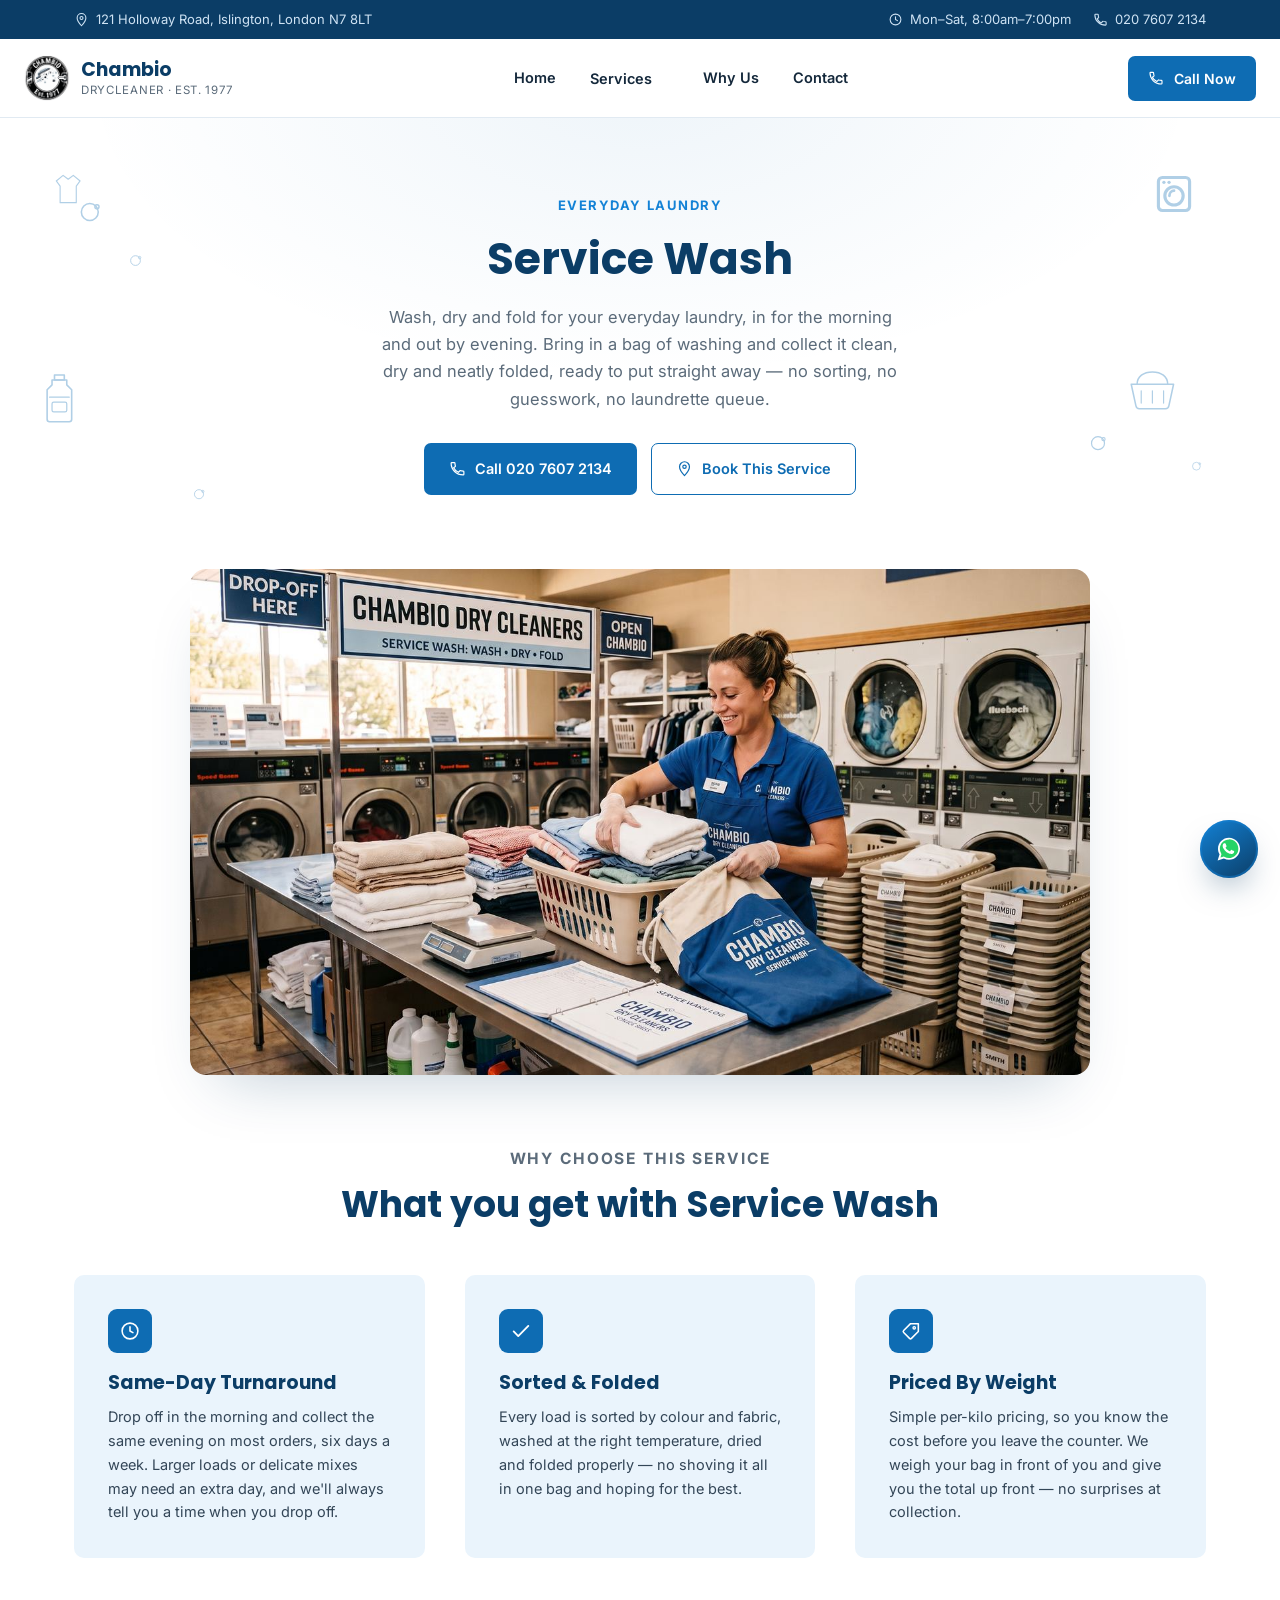
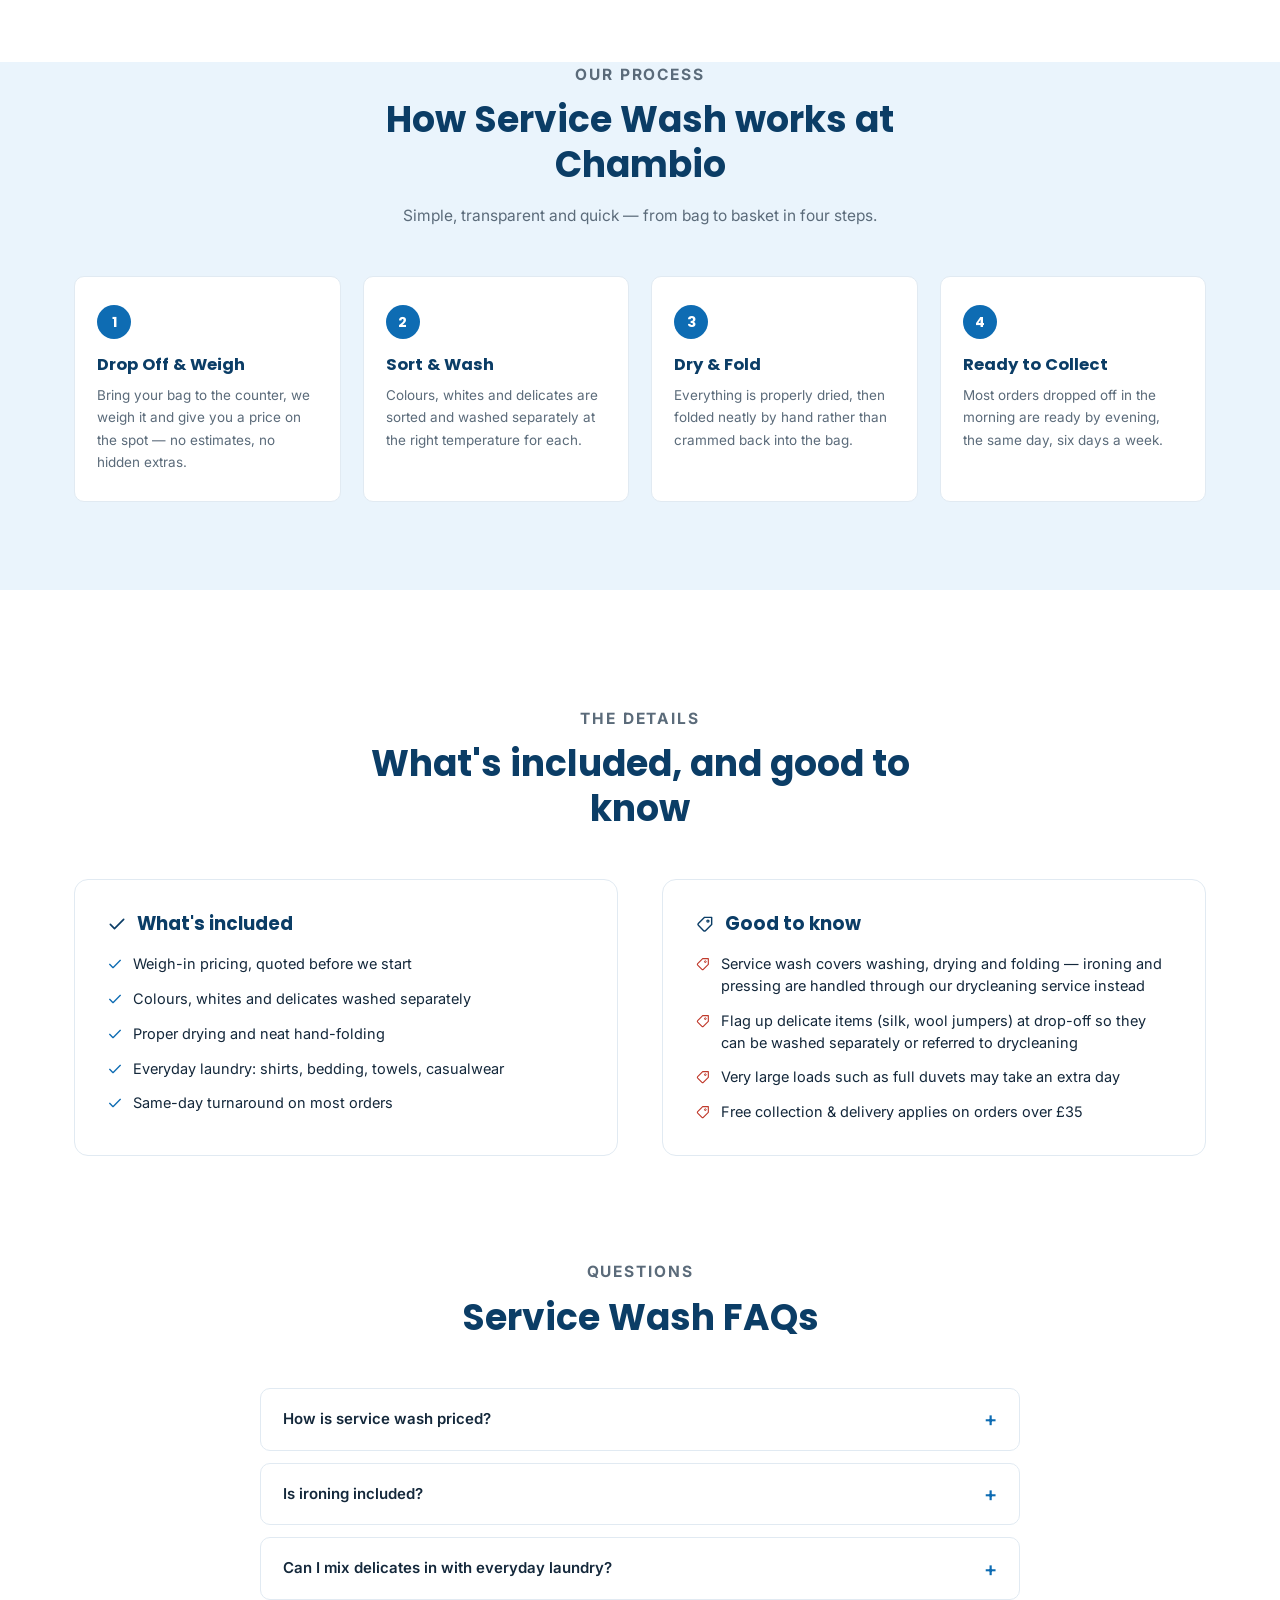
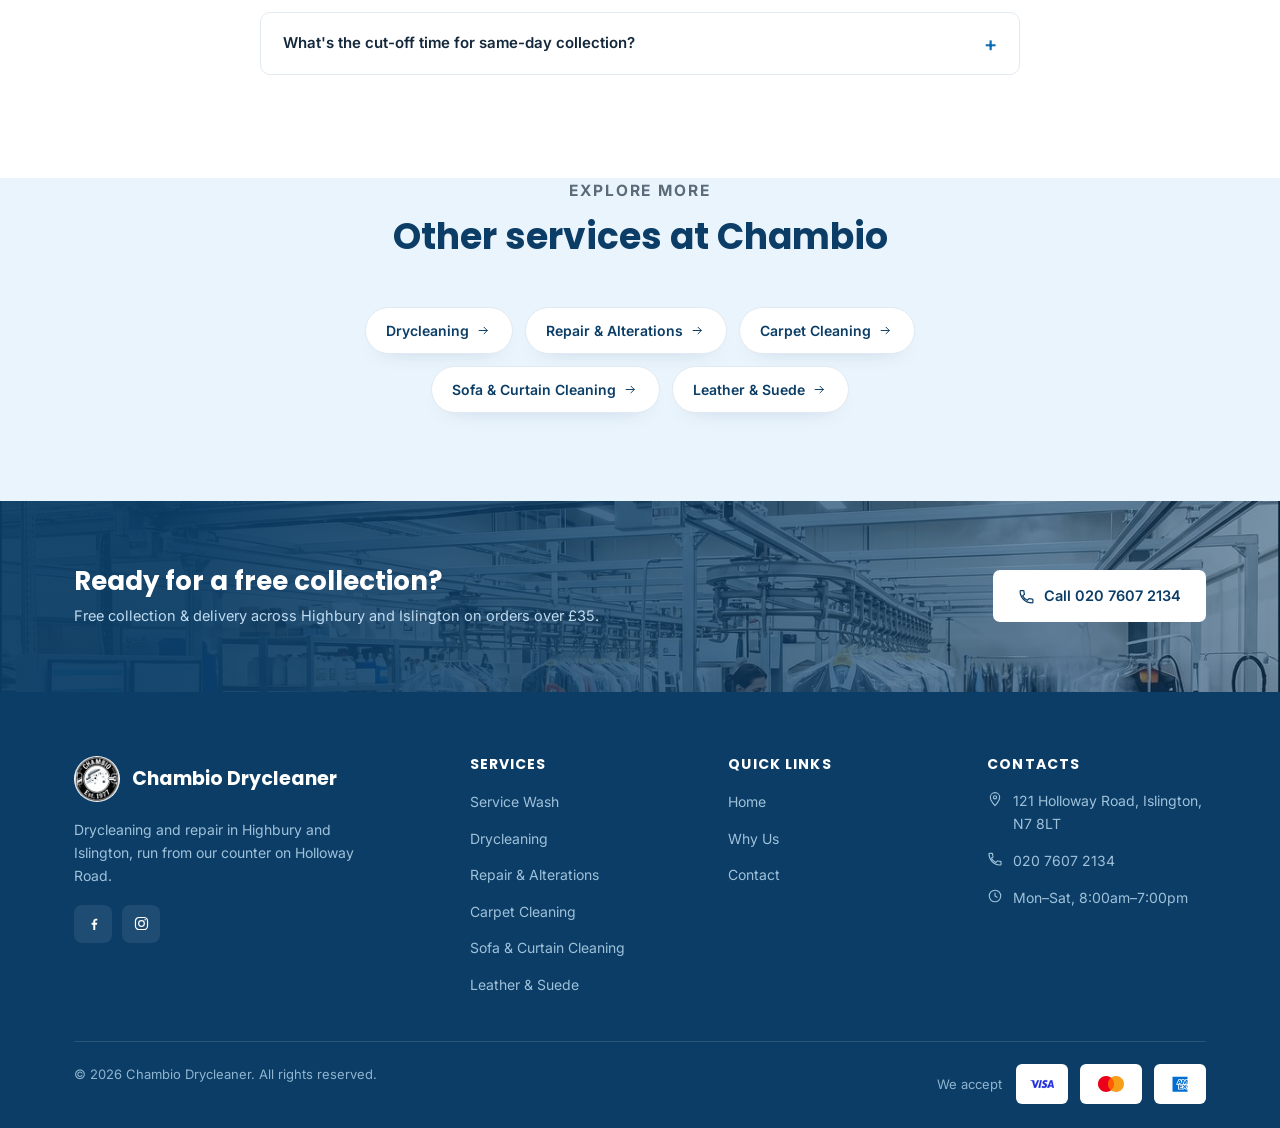
<file: service-wash.html>
<!DOCTYPE html>
<html lang="en">
<head>
<meta charset="UTF-8">
<meta name="viewport" content="width=device-width, initial-scale=1.0">
<title>Service Wash | Chambio Drycleaner, Islington N7</title>
<meta name="description" content="Everyday wash, dry and fold service at Chambio Drycleaner, 121 Holloway Road, Islington &mdash; in for the morning, out by evening.">
<link rel="canonical" href="service-wash.html">
<link rel="icon" type="image/x-icon" href="favicon.ico">
<link rel="icon" type="image/png" sizes="32x32" href="favicon-32x32.png">
<link rel="icon" type="image/png" sizes="16x16" href="favicon-16x16.png">
<link rel="apple-touch-icon" sizes="180x180" href="apple-touch-icon.png">
<link rel="preconnect" href="https://fonts.googleapis.com">
<link rel="preconnect" href="https://fonts.gstatic.com" crossorigin>
<link href="https://fonts.googleapis.com/css2?family=Poppins:wght@500;600;700&family=Inter:wght@400;500;600;700&display=swap" rel="stylesheet">
<link rel="stylesheet" href="style.css?v=2">
</head>
<body>

<!-- Icon sprite definitions -->
<svg width="0" height="0" style="position:absolute">
  <defs>
    <symbol id="ic-phone" viewBox="0 0 24 24"><path d="M6.6 10.8c1.4 2.8 3.8 5.2 6.6 6.6l2.2-2.2c.3-.3.7-.4 1-.2 1.1.4 2.3.6 3.6.6.6 0 1 .4 1 1V20c0 .6-.4 1-1 1C10.4 21 3 13.6 3 4.6c0-.6.4-1 1-1h3.4c.6 0 1 .4 1 1 0 1.3.2 2.5.6 3.6.1.4 0 .8-.2 1L6.6 10.8z" fill="none" stroke="currentColor" stroke-width="1.7" stroke-linejoin="round"/></symbol>
    <symbol id="ic-pin" viewBox="0 0 24 24"><path d="M12 22s7-7.4 7-12.5A7 7 0 0 0 5 9.5C5 14.6 12 22 12 22z" fill="none" stroke="currentColor" stroke-width="1.7" stroke-linejoin="round"/><circle cx="12" cy="9.5" r="2.4" fill="none" stroke="currentColor" stroke-width="1.7"/></symbol>
    <symbol id="ic-clock" viewBox="0 0 24 24"><circle cx="12" cy="12" r="8.6" fill="none" stroke="currentColor" stroke-width="1.7"/><path d="M12 7.5V12l3.2 1.8" fill="none" stroke="currentColor" stroke-width="1.7" stroke-linecap="round" stroke-linejoin="round"/></symbol>
    <symbol id="ic-truck" viewBox="0 0 24 24"><path d="M2.5 6.5h11v9h-11z" fill="none" stroke="currentColor" stroke-width="1.7" stroke-linejoin="round"/><path d="M13.5 10h4l3 3v2.5h-7V10z" fill="none" stroke="currentColor" stroke-width="1.7" stroke-linejoin="round"/><circle cx="6.5" cy="17" r="1.6" fill="none" stroke="currentColor" stroke-width="1.6"/><circle cx="17" cy="17" r="1.6" fill="none" stroke="currentColor" stroke-width="1.6"/></symbol>
    <symbol id="ic-hanger" viewBox="0 0 24 24"><path d="M12 4.2a1.6 1.6 0 1 1 1.4 2.4" fill="none" stroke="currentColor" stroke-width="1.7" stroke-linecap="round"/><path d="M12 6.6 3 13.5c-.7.5-.3 1.6.6 1.6h16.8c.9 0 1.3-1.1.6-1.6L12 6.6z" fill="none" stroke="currentColor" stroke-width="1.7" stroke-linejoin="round"/><path d="M5 17.3h14" stroke="currentColor" stroke-width="1.7" stroke-linecap="round"/></symbol>
    <symbol id="ic-washer" viewBox="0 0 24 24"><rect x="3.5" y="3" width="17" height="18" rx="2.2" fill="none" stroke="currentColor" stroke-width="1.7"/><circle cx="12" cy="13" r="5" fill="none" stroke="currentColor" stroke-width="1.7"/><path d="M9.5 13c0-1.6 1.2-2.8 2.5-2.8" fill="none" stroke="currentColor" stroke-width="1.5" stroke-linecap="round"/><circle cx="6.5" cy="5.6" r=".9" fill="currentColor"/><circle cx="9.3" cy="5.6" r=".9" fill="currentColor"/></symbol>
    <symbol id="ic-needle" viewBox="0 0 24 24"><path d="M19.5 4.5 9 15a2.1 2.1 0 1 1-3-3L16.5 1.5" fill="none" stroke="currentColor" stroke-width="1.7" stroke-linecap="round" stroke-linejoin="round"/><circle cx="18" cy="6" r="1.4" fill="none" stroke="currentColor" stroke-width="1.5"/><path d="M4.5 16.5 3 21l4.5-1.5" fill="none" stroke="currentColor" stroke-width="1.7" stroke-linecap="round" stroke-linejoin="round"/></symbol>
    <symbol id="ic-carpet" viewBox="0 0 24 24"><rect x="3" y="4.5" width="18" height="15" rx="1.5" fill="none" stroke="currentColor" stroke-width="1.7"/><rect x="6" y="7.5" width="12" height="9" rx="1" fill="none" stroke="currentColor" stroke-width="1.4"/><path d="M9 10.5h6M9 13.5h6" stroke="currentColor" stroke-width="1.3" stroke-linecap="round"/></symbol>
    <symbol id="ic-sofa" viewBox="0 0 24 24"><path d="M5 12V8.8a1.8 1.8 0 0 1 3.6 0V11h6.8V8.8a1.8 1.8 0 0 1 3.6 0V12" fill="none" stroke="currentColor" stroke-width="1.7" stroke-linejoin="round"/><rect x="3.5" y="11" width="17" height="6" rx="1.6" fill="none" stroke="currentColor" stroke-width="1.7"/><path d="M4.5 17v2.3M19.5 17v2.3" stroke="currentColor" stroke-width="1.7" stroke-linecap="round"/></symbol>
    <symbol id="ic-jacket" viewBox="0 0 24 24"><path d="M9 3.5 12 5l3-1.5 4 3-2 2.5V20H8V9L6 6.5l3-3z" fill="none" stroke="currentColor" stroke-width="1.7" stroke-linejoin="round"/><path d="M12 5v15" stroke="currentColor" stroke-width="1.3"/></symbol>
    <symbol id="ic-team" viewBox="0 0 24 24"><circle cx="9" cy="8.5" r="2.6" fill="none" stroke="currentColor" stroke-width="1.7"/><path d="M3.5 19c0-3 2.5-5 5.5-5s5.5 2 5.5 5" fill="none" stroke="currentColor" stroke-width="1.7" stroke-linecap="round"/><circle cx="16.5" cy="9" r="2" fill="none" stroke="currentColor" stroke-width="1.5"/><path d="M15 13.3c2.4.3 4 1.9 4.3 4.2" fill="none" stroke="currentColor" stroke-width="1.5" stroke-linecap="round"/></symbol>
    <symbol id="ic-bolt" viewBox="0 0 24 24"><path d="M13 2 4.5 14h6l-1 8L18.5 9.5h-6L13 2z" fill="none" stroke="currentColor" stroke-width="1.7" stroke-linejoin="round"/></symbol>
    <symbol id="ic-star" viewBox="0 0 24 24"><path d="M12 3.5l2.7 5.6 6.1.9-4.4 4.3 1 6.1L12 17.3l-5.4 3.1 1-6.1-4.4-4.3 6.1-.9L12 3.5z" fill="none" stroke="currentColor" stroke-width="1.7" stroke-linejoin="round"/></symbol>
    <symbol id="ic-tag" viewBox="0 0 24 24"><path d="M20 12.5 12.5 20a1.5 1.5 0 0 1-2.1 0l-6.4-6.4a1.5 1.5 0 0 1 0-2.1L11.5 4H20v8.5z" fill="none" stroke="currentColor" stroke-width="1.7" stroke-linejoin="round"/><circle cx="15.5" cy="8.5" r="1.3" fill="none" stroke="currentColor" stroke-width="1.5"/></symbol>
    <symbol id="ic-mail" viewBox="0 0 24 24"><rect x="3" y="5" width="18" height="14" rx="2" fill="none" stroke="currentColor" stroke-width="1.7"/><path d="M4 6.5l8 6.5 8-6.5" fill="none" stroke="currentColor" stroke-width="1.7" stroke-linejoin="round"/></symbol>
    <symbol id="ic-fb" viewBox="0 0 24 24"><path d="M14.5 21v-7.2h2.4l.4-2.8h-2.8V9.2c0-.8.2-1.4 1.4-1.4h1.5V5.3c-.3 0-1.1-.1-2.1-.1-2.1 0-3.6 1.3-3.6 3.7v2.1H9.3v2.8h2.4V21h2.8z" fill="currentColor"/></symbol>
    <symbol id="ic-ig" viewBox="0 0 24 24"><rect x="3.5" y="3.5" width="17" height="17" rx="5" fill="none" stroke="currentColor" stroke-width="1.7"/><circle cx="12" cy="12" r="4" fill="none" stroke="currentColor" stroke-width="1.7"/><circle cx="17.2" cy="6.8" r="1.1" fill="currentColor"/></symbol>
    <symbol id="ic-check" viewBox="0 0 24 24"><path d="M4 12.5l5 5 11-11" fill="none" stroke="currentColor" stroke-width="2" stroke-linecap="round" stroke-linejoin="round"/></symbol>
    <symbol id="ic-arrow" viewBox="0 0 24 24"><path d="M4 12h15M13 6l6 6-6 6" fill="none" stroke="currentColor" stroke-width="1.8" stroke-linecap="round" stroke-linejoin="round"/></symbol>
    <symbol id="ic-card" viewBox="0 0 24 24"><rect x="2.5" y="5.5" width="19" height="13" rx="2" fill="none" stroke="currentColor" stroke-width="1.7"/><path d="M2.5 9.5h19" stroke="currentColor" stroke-width="1.7"/></symbol>
    <symbol id="doodle-iron" viewBox="0 0 40 40"><path d="M6 30h22c4 0 7-4 7-9 0-6-5-11-13-11H14c-4 0-7 3-7 7v13z" fill="none" stroke="currentColor" stroke-width="1.3"/><circle cx="30" cy="17" r="2" fill="none" stroke="currentColor" stroke-width="1.3"/><path d="M4 34h30" stroke="currentColor" stroke-width="1.3" stroke-linecap="round"/></symbol>
    <symbol id="doodle-bubble" viewBox="0 0 20 20"><circle cx="10" cy="10" r="6.5" fill="none" stroke="currentColor" stroke-width="1.2"/><circle cx="15.5" cy="6" r="1.6" fill="none" stroke="currentColor" stroke-width="1.1"/></symbol>
    <symbol id="doodle-hanger" viewBox="0 0 32 32"><path d="M16 6.2a2.1 2.1 0 1 1 1.9 3.2" fill="none" stroke="currentColor" stroke-width="1.3" stroke-linecap="round"/><path d="M16 9 4 18c-.9.7-.4 2.1.8 2.1h22.4c1.2 0 1.7-1.4.8-2.1L16 9z" fill="none" stroke="currentColor" stroke-width="1.3" stroke-linejoin="round"/></symbol>
    <symbol id="doodle-scissor" viewBox="0 0 32 32"><path d="M26 6 12 20" fill="none" stroke="currentColor" stroke-width="1.3" stroke-linecap="round"/><path d="M6 24 20 10" fill="none" stroke="currentColor" stroke-width="1.3" stroke-linecap="round"/><circle cx="8" cy="26" r="2.6" fill="none" stroke="currentColor" stroke-width="1.2"/><circle cx="24" cy="8" r="2.6" fill="none" stroke="currentColor" stroke-width="1.2"/></symbol>
    <symbol id="doodle-detergent" viewBox="0 0 34 44"><path d="M11 8h12v4l4 4v24a2 2 0 0 1-2 2H9a2 2 0 0 1-2-2V16l4-4V8z" fill="none" stroke="currentColor" stroke-width="1.3" stroke-linejoin="round"/><path d="M13 4h8v4h-8z" fill="none" stroke="currentColor" stroke-width="1.3" stroke-linejoin="round"/><path d="M9 22h16" stroke="currentColor" stroke-width="1" stroke-linecap="round"/><rect x="11" y="26" width="12" height="8" rx="1.4" fill="none" stroke="currentColor" stroke-width="1"/></symbol>
    <symbol id="doodle-basket" viewBox="0 0 44 34"><path d="M4 12h36l-4 18.4a3 3 0 0 1-3 2.4H11a3 3 0 0 1-3-2.4L4 12z" fill="none" stroke="currentColor" stroke-width="1.3" stroke-linejoin="round"/><path d="M9 12c0-6.5 5.5-10.5 13-10.5S35 5.5 35 12" fill="none" stroke="currentColor" stroke-width="1.3"/><path d="M12.5 17.5v10.5M22 17.5v10.5M31.5 17.5v10.5" stroke="currentColor" stroke-width="1" stroke-linecap="round"/></symbol>
    <symbol id="doodle-shirt" viewBox="0 0 40 40"><path d="M14 4 20 8.5 26 4 34 10.5 29.5 16.5V36h-19V16.5L6 10.5 14 4z" fill="none" stroke="currentColor" stroke-width="1.3" stroke-linejoin="round"/></symbol>
  </defs>
</svg>

<div class="topbar">
  <div class="wrap">
    <div class="topbar-item">
      <svg width="15" height="15"><use href="#ic-pin"/></svg>
      <span>121 Holloway Road, Islington, London N7 8LT</span>
    </div>
    <div class="topbar-right">
      <div class="topbar-item"><svg width="15" height="15"><use href="#ic-clock"/></svg><span>Mon&ndash;Sat, 8:00am&ndash;7:00pm</span></div>
      <a class="topbar-item" href="tel:02076072134"><svg width="15" height="15"><use href="#ic-phone"/></svg><span>020 7607 2134</span></a>
    </div>
  </div>
</div>

<header>
  <div class="nav">
    <a class="brand" href="index.html">
      <span class="brand-mark"><img src="logo.png" alt="Chambio Drycleaner logo"></span>
      <span class="brand-text">
        <span class="brand-name" style="display:block;">Chambio</span>
        <span class="brand-sub">DRYCLEANER &middot; EST. 1977</span>
      </span>
    </a>

    <nav class="menu" id="navMenu">
      <a href="index.html">Home</a>
      <div class="dropdown">
        <button type="button" aria-expanded="false">Services <svg width="12" height="12"><use href="#ic-arrow" transform="rotate(90 12 12)"/></svg></button>
        <div class="dropdown-menu">
          <a href="service-wash.html">Service Wash</a>
          <a href="drycleaning.html">Drycleaning</a>
          <a href="repair-alterations.html">Repair &amp; Alterations</a>
          <a href="carpet-cleaning.html">Carpet Cleaning</a>
          <a href="sofa-curtain.html">Sofa &amp; Curtain Cleaning</a>
          <a href="leather-suede.html">Leather &amp; Suede</a>
        </div>
      </div>
      <a href="about.html">Why Us</a>
      <a href="contact.html">Contact</a>
    </nav>

    <a class="header-cta" href="tel:02076072134">
      <svg width="16" height="16"><use href="#ic-phone"/></svg>
      Call Now
    </a>
    <button class="burger" id="burger" aria-label="Toggle menu" aria-expanded="false">
      <svg width="26" height="26"><use href="#ic-arrow" transform="rotate(90 12 12)"/></svg>
    </button>
  </div>
</header>
<main id="top">

  <!-- PAGE INTRO -->
  <section class="hero" style="padding:64px 0 30px;">
    <svg class="hero-doodles" width="100%" height="100%" xmlns="http://www.w3.org/2000/svg">
      <use href="#doodle-bubble" x="6%" y="18%" width="26" height="26"/>
      <use href="#doodle-bubble" x="10%" y="30%" width="15" height="15"/>
      <use href="#doodle-detergent" x="3%" y="56%" width="42" height="54"/>
      <use href="#ic-washer" x="90%" y="12%" width="44" height="44"/>
      <use href="#doodle-basket" x="88%" y="56%" width="52" height="40"/>
      <use href="#doodle-shirt" x="4%" y="12%" width="34" height="34"/>
      <use href="#doodle-bubble" x="85%" y="70%" width="20" height="20"/>
      <use href="#doodle-bubble" x="93%" y="76%" width="12" height="12"/>
      <use href="#doodle-bubble" x="15%" y="82%" width="14" height="14"/>
    </svg>
    <div class="wrap">
      <div class="hero-center">
        <p class="eyebrow">Everyday Laundry</p>
        <h1>Service Wash</h1>
        <p class="lead">Wash, dry and fold for your everyday laundry, in for the morning and out by evening. Bring in a bag of washing and collect it clean, dry and neatly folded, ready to put straight away &mdash; no sorting, no guesswork, no laundrette queue.</p>
        <div class="hero-ctas">
          <a class="btn btn-primary" href="tel:02076072134"><svg width="17" height="17"><use href="#ic-phone"/></svg>Call 020 7607 2134</a>
          <a class="btn btn-outline" href="contact.html"><svg width="17" height="17"><use href="#ic-pin"/></svg>Book This Service</a>
        </div>
      </div>
    </div>
  </section>

  <!-- SERVICE PHOTO -->
  <section style="padding-top:0; padding-bottom:56px;">
    <div class="wrap">
      <div class="delivery-photo" style="max-width:900px; margin:0 auto;">
        <img src="service-wash.jpg" alt="Staff member folding towels and preparing a service wash order" loading="lazy" style="aspect-ratio:16/9;">
      </div>
    </div>
  </section>

  <!-- WHAT'S INCLUDED -->
  <section class="explain" style="padding-top:0;">
    <div class="wrap">
      <div class="section-head">
        <p class="eyebrow">Why Choose This Service</p>
        <h2>What you get with Service Wash</h2>
      </div>
      <div class="explain-grid cols-3">
        <div class="explain-card">
          <span class="info-icon"><svg width="22" height="22"><use href="#ic-clock"/></svg></span>
          <h3>Same-Day Turnaround</h3>
          <p>Drop off in the morning and collect the same evening on most orders, six days a week. Larger loads or delicate mixes may need an extra day, and we'll always tell you a time when you drop off.</p>
        </div>
        <div class="explain-card">
          <span class="info-icon"><svg width="22" height="22"><use href="#ic-check"/></svg></span>
          <h3>Sorted &amp; Folded</h3>
          <p>Every load is sorted by colour and fabric, washed at the right temperature, dried and folded properly &mdash; no shoving it all in one bag and hoping for the best.</p>
        </div>
        <div class="explain-card">
          <span class="info-icon"><svg width="22" height="22"><use href="#ic-tag"/></svg></span>
          <h3>Priced By Weight</h3>
          <p>Simple per-kilo pricing, so you know the cost before you leave the counter. We weigh your bag in front of you and give you the total up front &mdash; no surprises at collection.</p>
        </div>
      </div>
    </div>
  </section>

  <!-- HOW IT WORKS -->
  <section class="explain" style="padding-top:0; background:var(--blue-pale);">
    <div class="wrap">
      <div class="section-head">
        <p class="eyebrow">Our Process</p>
        <h2>How Service Wash works at Chambio</h2>
        <p>Simple, transparent and quick &mdash; from bag to basket in four steps.</p>
      </div>
      <div class="process-grid">
        <div class="process-step">
          <span class="step-num">1</span>
          <h3>Drop Off &amp; Weigh</h3>
          <p>Bring your bag to the counter, we weigh it and give you a price on the spot &mdash; no estimates, no hidden extras.</p>
        </div>
        <div class="process-step">
          <span class="step-num">2</span>
          <h3>Sort &amp; Wash</h3>
          <p>Colours, whites and delicates are sorted and washed separately at the right temperature for each.</p>
        </div>
        <div class="process-step">
          <span class="step-num">3</span>
          <h3>Dry &amp; Fold</h3>
          <p>Everything is properly dried, then folded neatly by hand rather than crammed back into the bag.</p>
        </div>
        <div class="process-step">
          <span class="step-num">4</span>
          <h3>Ready to Collect</h3>
          <p>Most orders dropped off in the morning are ready by evening, the same day, six days a week.</p>
        </div>
      </div>
    </div>
  </section>

  <!-- WHAT'S INCLUDED / GOOD TO KNOW -->
  <section class="explain">
    <div class="wrap">
      <div class="section-head">
        <p class="eyebrow">The Details</p>
        <h2>What's included, and good to know</h2>
      </div>
      <div class="detail-cols">
        <div class="detail-col">
          <h3><svg width="20" height="20"><use href="#ic-check"/></svg>What's included</h3>
          <ul>
            <li><svg width="16" height="16"><use href="#ic-check"/></svg><span>Weigh-in pricing, quoted before we start</span></li>
            <li><svg width="16" height="16"><use href="#ic-check"/></svg><span>Colours, whites and delicates washed separately</span></li>
            <li><svg width="16" height="16"><use href="#ic-check"/></svg><span>Proper drying and neat hand-folding</span></li>
            <li><svg width="16" height="16"><use href="#ic-check"/></svg><span>Everyday laundry: shirts, bedding, towels, casualwear</span></li>
            <li><svg width="16" height="16"><use href="#ic-check"/></svg><span>Same-day turnaround on most orders</span></li>
          </ul>
        </div>
        <div class="detail-col dont">
          <h3><svg width="20" height="20"><use href="#ic-tag"/></svg>Good to know</h3>
          <ul>
            <li><svg width="16" height="16"><use href="#ic-tag"/></svg><span>Service wash covers washing, drying and folding &mdash; ironing and pressing are handled through our drycleaning service instead</span></li>
            <li><svg width="16" height="16"><use href="#ic-tag"/></svg><span>Flag up delicate items (silk, wool jumpers) at drop-off so they can be washed separately or referred to drycleaning</span></li>
            <li><svg width="16" height="16"><use href="#ic-tag"/></svg><span>Very large loads such as full duvets may take an extra day</span></li>
            <li><svg width="16" height="16"><use href="#ic-tag"/></svg><span>Free collection &amp; delivery applies on orders over &pound;35</span></li>
          </ul>
        </div>
      </div>
    </div>
  </section>

  <!-- FAQ -->
  <section class="explain" style="padding-top:0;">
    <div class="wrap">
      <div class="section-head">
        <p class="eyebrow">Questions</p>
        <h2>Service Wash FAQs</h2>
      </div>
      <div class="faq-list">
        <details class="faq-item">
          <summary>How is service wash priced?</summary>
          <p>By weight. We weigh your laundry bag on the counter scale and give you a price before we start, so there's nothing unexpected at collection.</p>
        </details>
        <details class="faq-item">
          <summary>Is ironing included?</summary>
          <p>Service wash covers washing, drying and folding. If you'd like items pressed and hung, that's handled through our drycleaning service &mdash; just let us know at drop-off and we can split the order.</p>
        </details>
        <details class="faq-item">
          <summary>Can I mix delicates in with everyday laundry?</summary>
          <p>Point them out when you drop off. Delicate items like silk or wool are washed separately from the main load, or referred to drycleaning if that's the safer option for the fabric.</p>
        </details>
        <details class="faq-item">
          <summary>What's the cut-off time for same-day collection?</summary>
          <p>Bags dropped off in the morning are typically ready the same evening. Ask at the counter for that day's cut-off, as it can vary with how busy we are.</p>
        </details>
      </div>
    </div>
  </section>

  <!-- OTHER SERVICES -->
  <section class="services" style="padding-top:0;">
    <div class="wrap">
      <div class="section-head">
        <p class="eyebrow">Explore More</p>
        <h2>Other services at Chambio</h2>
      </div>
      <ul class="related-list">
          <li><a href="drycleaning.html">Drycleaning<svg width="13" height="13"><use href="#ic-arrow"/></svg></a></li>
          <li><a href="repair-alterations.html">Repair &amp; Alterations<svg width="13" height="13"><use href="#ic-arrow"/></svg></a></li>
          <li><a href="carpet-cleaning.html">Carpet Cleaning<svg width="13" height="13"><use href="#ic-arrow"/></svg></a></li>
          <li><a href="sofa-curtain.html">Sofa &amp; Curtain Cleaning<svg width="13" height="13"><use href="#ic-arrow"/></svg></a></li>
          <li><a href="leather-suede.html">Leather &amp; Suede<svg width="13" height="13"><use href="#ic-arrow"/></svg></a></li>
      </ul>
    </div>
  </section>

  <section style="padding:0;">
    <div class="cta-band">
      <div class="bg-photo"></div>
      <div class="bg-overlay"></div>
      <div class="wrap">
        <div>
          <h2>Ready for a free collection?</h2>
          <p>Free collection &amp; delivery across Highbury and Islington on orders over &pound;35.</p>
        </div>
        <a class="btn btn-primary" href="tel:02076072134"><svg width="17" height="17"><use href="#ic-phone"/></svg>Call 020 7607 2134</a>
      </div>
    </div>
  </section>


</main>
<footer>
  <div class="wrap">
    <div class="foot-grid">
      <div>
        <div class="foot-brand">
          <span class="brand-mark"><img src="logo.png" alt="Chambio Drycleaner logo"></span>
          <span class="brand-name">Chambio Drycleaner</span>
        </div>
        <p>Drycleaning and repair in Highbury and Islington, run from our counter on Holloway Road.</p>
        <div class="social-row">
          <a href="#" aria-label="Facebook"><svg width="17" height="17"><use href="#ic-fb"/></svg></a>
          <a href="#" aria-label="Instagram"><svg width="17" height="17"><use href="#ic-ig"/></svg></a>
        </div>
      </div>
      <div>
        <h4>Services</h4>
        <ul>
          <li><a href="service-wash.html">Service Wash</a></li>
          <li><a href="drycleaning.html">Drycleaning</a></li>
          <li><a href="repair-alterations.html">Repair &amp; Alterations</a></li>
          <li><a href="carpet-cleaning.html">Carpet Cleaning</a></li>
          <li><a href="sofa-curtain.html">Sofa &amp; Curtain Cleaning</a></li>
          <li><a href="leather-suede.html">Leather &amp; Suede</a></li>
        </ul>
      </div>
      <div>
        <h4>Quick Links</h4>
        <ul>
          <li><a href="index.html">Home</a></li>
          <li><a href="about.html">Why Us</a></li>
          <li><a href="contact.html">Contact</a></li>
        </ul>
      </div>
      <div>
        <h4>Contacts</h4>
        <div class="foot-contact-row">
          <svg width="16" height="16"><use href="#ic-pin"/></svg>
          <span>121 Holloway Road, Islington, N7 8LT</span>
        </div>
        <div class="foot-contact-row">
          <svg width="16" height="16"><use href="#ic-phone"/></svg>
          <span>020 7607 2134</span>
        </div>
        <div class="foot-contact-row">
          <svg width="16" height="16"><use href="#ic-clock"/></svg>
          <span>Mon&ndash;Sat, 8:00am&ndash;7:00pm</span>
        </div>
      </div>
    </div>
    <div class="foot-bottom">
      <span>&copy; <span id="year"></span> Chambio Drycleaner. All rights reserved.</span>
      <div class="cards-accepted">
        <span class="label">We accept</span>
        <span class="card-logo"><img src="visa.png" alt="Visa"></span>
        <span class="card-logo"><img src="mastercard.svg" alt="Mastercard"></span>
        <span class="card-logo"><img src="amex.svg" alt="American Express"></span>
      </div>
    </div>
  </div>
</footer>

<script>
  document.getElementById('year').textContent = new Date().getFullYear();

  const burger = document.getElementById('burger');
  const navMenu = document.getElementById('navMenu');
  burger.addEventListener('click', () => {
    const isOpen = navMenu.classList.toggle('open');
    burger.setAttribute('aria-expanded', isOpen);
  });

  document.querySelectorAll('.dropdown > button').forEach(btn => {
    btn.addEventListener('click', () => {
      const parent = btn.closest('.dropdown');
      const isOpen = parent.classList.toggle('open');
      btn.setAttribute('aria-expanded', isOpen);
    });
  });

  navMenu.querySelectorAll('a').forEach(a => a.addEventListener('click', () => {
    navMenu.classList.remove('open');
    burger.setAttribute('aria-expanded', false);
  }));
</script>

<div class="wa-widget">
  <span class="wa-tooltip">Chat with us on WhatsApp</span>
  <a class="wa-btn" href="https://wa.me/447863146738" target="_blank" rel="noopener" aria-label="Chat with Chambio Drycleaners on WhatsApp">
    <svg viewBox="0 0 32 32" fill="none" xmlns="http://www.w3.org/2000/svg">
      <path d="M16.004 3C9.06 3 3.42 8.64 3.42 15.58c0 2.35.65 4.55 1.78 6.44L3 29l7.15-2.15a12.5 12.5 0 0 0 5.85 1.46h.01c6.94 0 12.58-5.64 12.58-12.58C28.6 8.79 22.96 3 16.004 3Z" fill="#fff"/>
      <path d="M16.004 4.9c5.9 0 10.68 4.78 10.68 10.68 0 5.9-4.78 10.68-10.68 10.68a10.6 10.6 0 0 1-5.44-1.5l-.39-.23-3.9 1.18 1.14-3.87-.25-.4a10.63 10.63 0 0 1-1.64-5.66c0-5.9 4.78-10.68 10.68-10.68Z" fill="#25D366"/>
      <path d="M12.1 9.98c-.24-.53-.5-.54-.73-.55l-.62-.01c-.22 0-.57.08-.87.4-.3.32-1.13 1.11-1.13 2.7 0 1.6 1.16 3.14 1.32 3.36.16.22 2.24 3.6 5.54 4.9 2.74 1.08 3.3.87 3.89.81.6-.06 1.93-.79 2.2-1.55.27-.76.27-1.42.19-1.55-.08-.14-.29-.22-.6-.38-.32-.16-1.93-.95-2.23-1.06-.3-.11-.52-.16-.73.16-.22.32-.84 1.06-1.03 1.28-.19.22-.38.24-.7.08-.32-.16-1.35-.5-2.57-1.58-.95-.85-1.59-1.9-1.78-2.22-.19-.32-.02-.5.14-.66.14-.14.32-.38.48-.57.16-.19.21-.32.32-.54.11-.22.05-.4-.03-.56-.08-.16-.71-1.77-1-2.42Z" fill="#fff"/>
    </svg>
  </a>
</div>

</body>
</html>
</file>
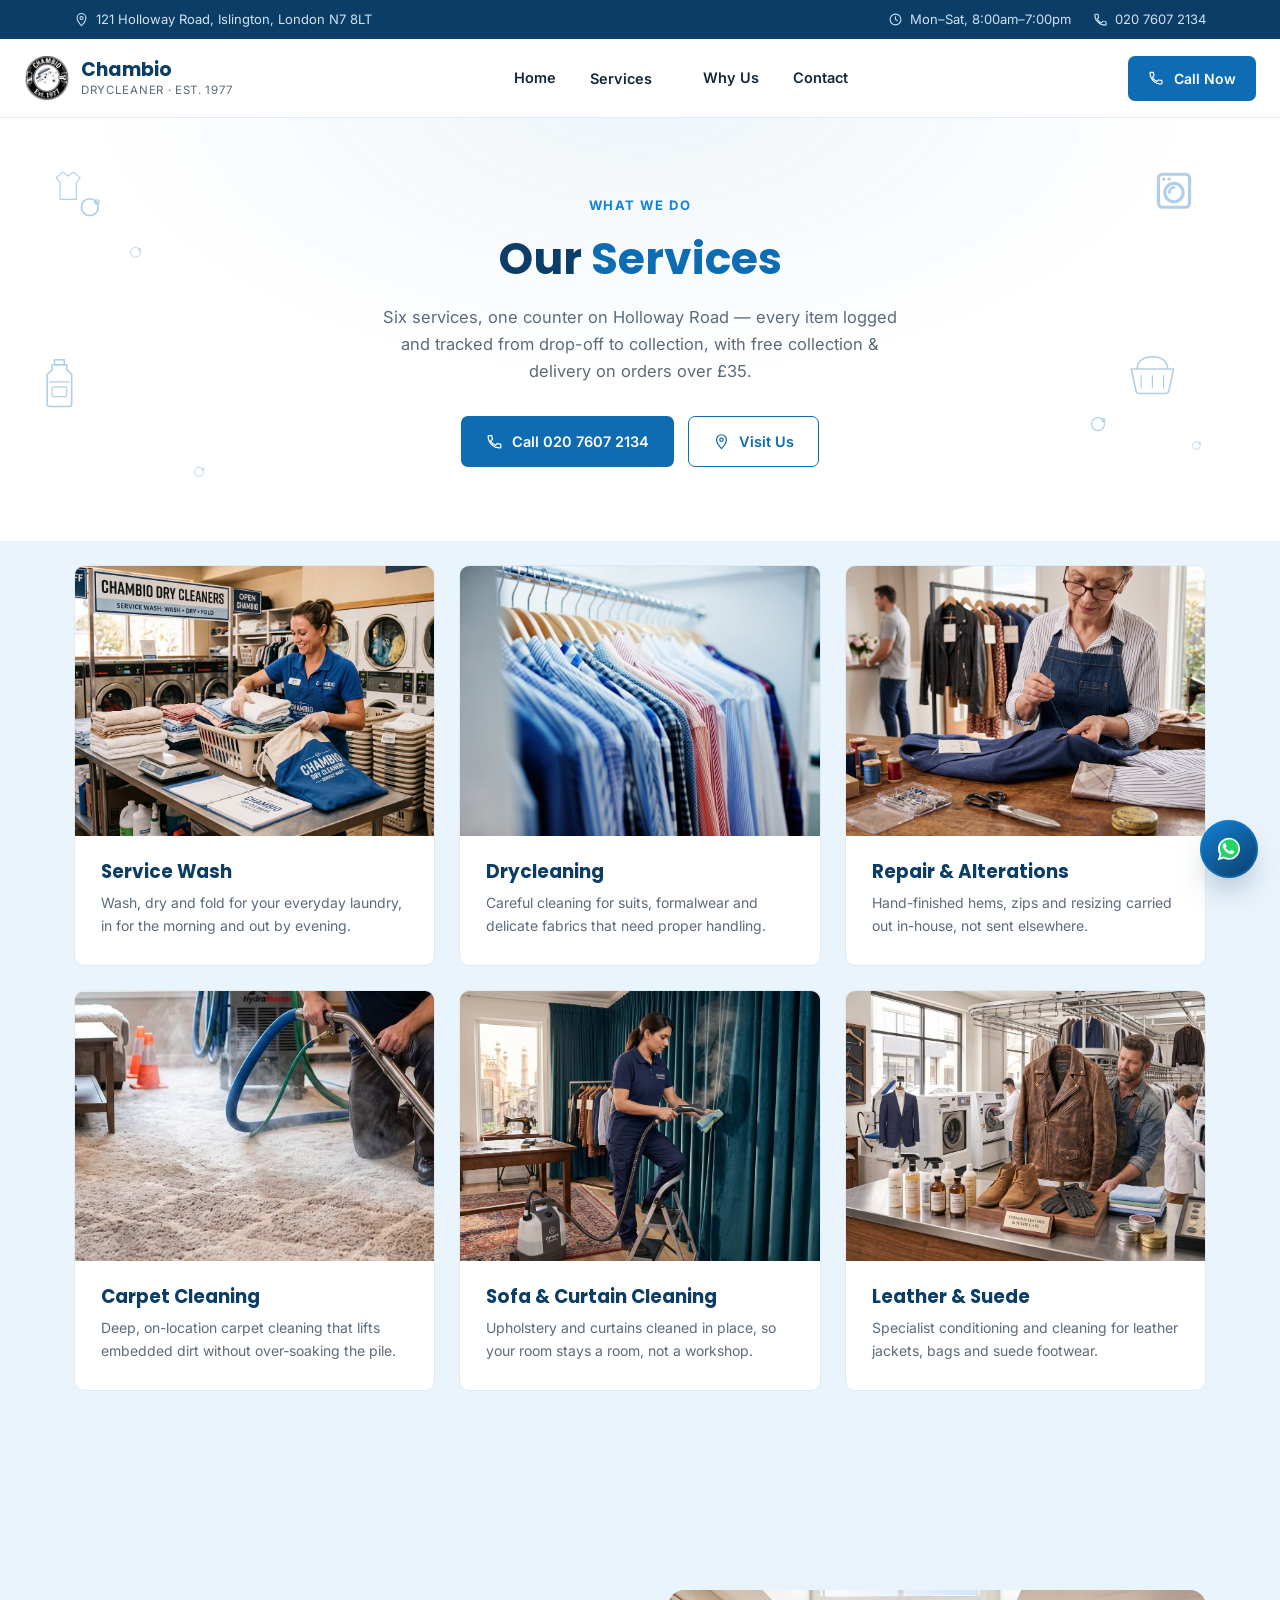
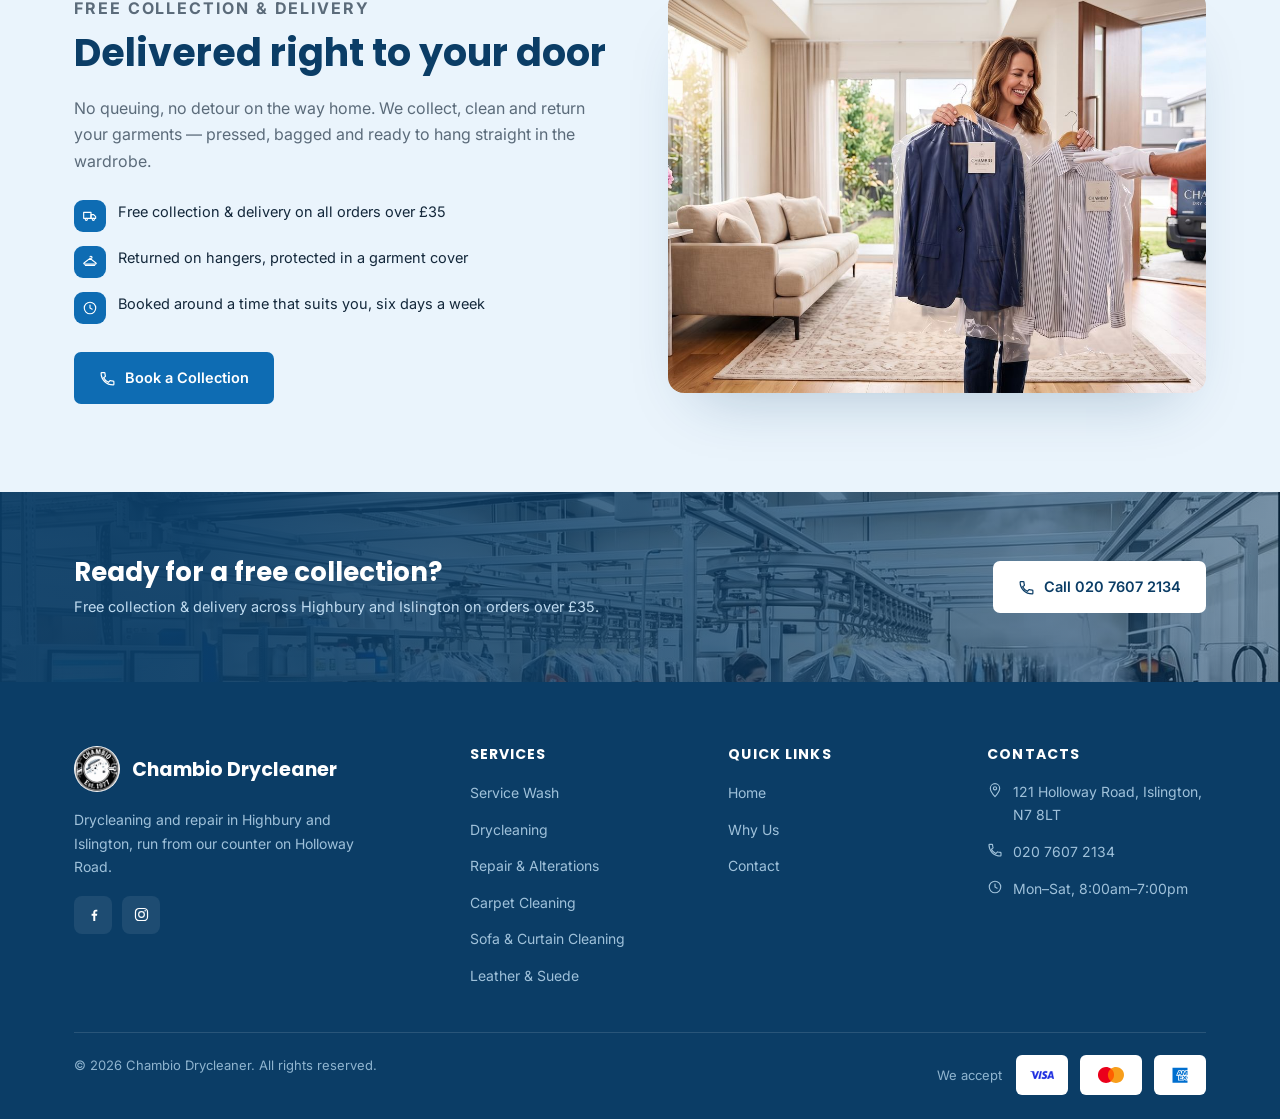
<file: services.html>
<!DOCTYPE html>
<html lang="en">
<head>
<meta charset="UTF-8">
<meta name="viewport" content="width=device-width, initial-scale=1.0">
<title>Our Services | Chambio Drycleaner, Islington N7</title>
<meta name="description" content="Service wash, drycleaning, repairs &amp; alterations, carpet, sofa &amp; curtain cleaning, and leather &amp; suede care at Chambio Drycleaner, 121 Holloway Road, Islington.">
<link rel="canonical" href="services.html">
<link rel="icon" type="image/x-icon" href="favicon.ico">
<link rel="icon" type="image/png" sizes="32x32" href="favicon-32x32.png">
<link rel="icon" type="image/png" sizes="16x16" href="favicon-16x16.png">
<link rel="apple-touch-icon" sizes="180x180" href="apple-touch-icon.png">
<link rel="preconnect" href="https://fonts.googleapis.com">
<link rel="preconnect" href="https://fonts.gstatic.com" crossorigin>
<link href="https://fonts.googleapis.com/css2?family=Poppins:wght@500;600;700&family=Inter:wght@400;500;600;700&display=swap" rel="stylesheet">
<link rel="stylesheet" href="style.css?v=2">
</head>
<body>

<!-- Icon sprite definitions -->
<svg width="0" height="0" style="position:absolute">
  <defs>
    <symbol id="ic-phone" viewBox="0 0 24 24"><path d="M6.6 10.8c1.4 2.8 3.8 5.2 6.6 6.6l2.2-2.2c.3-.3.7-.4 1-.2 1.1.4 2.3.6 3.6.6.6 0 1 .4 1 1V20c0 .6-.4 1-1 1C10.4 21 3 13.6 3 4.6c0-.6.4-1 1-1h3.4c.6 0 1 .4 1 1 0 1.3.2 2.5.6 3.6.1.4 0 .8-.2 1L6.6 10.8z" fill="none" stroke="currentColor" stroke-width="1.7" stroke-linejoin="round"/></symbol>
    <symbol id="ic-pin" viewBox="0 0 24 24"><path d="M12 22s7-7.4 7-12.5A7 7 0 0 0 5 9.5C5 14.6 12 22 12 22z" fill="none" stroke="currentColor" stroke-width="1.7" stroke-linejoin="round"/><circle cx="12" cy="9.5" r="2.4" fill="none" stroke="currentColor" stroke-width="1.7"/></symbol>
    <symbol id="ic-clock" viewBox="0 0 24 24"><circle cx="12" cy="12" r="8.6" fill="none" stroke="currentColor" stroke-width="1.7"/><path d="M12 7.5V12l3.2 1.8" fill="none" stroke="currentColor" stroke-width="1.7" stroke-linecap="round" stroke-linejoin="round"/></symbol>
    <symbol id="ic-truck" viewBox="0 0 24 24"><path d="M2.5 6.5h11v9h-11z" fill="none" stroke="currentColor" stroke-width="1.7" stroke-linejoin="round"/><path d="M13.5 10h4l3 3v2.5h-7V10z" fill="none" stroke="currentColor" stroke-width="1.7" stroke-linejoin="round"/><circle cx="6.5" cy="17" r="1.6" fill="none" stroke="currentColor" stroke-width="1.6"/><circle cx="17" cy="17" r="1.6" fill="none" stroke="currentColor" stroke-width="1.6"/></symbol>
    <symbol id="ic-hanger" viewBox="0 0 24 24"><path d="M12 4.2a1.6 1.6 0 1 1 1.4 2.4" fill="none" stroke="currentColor" stroke-width="1.7" stroke-linecap="round"/><path d="M12 6.6 3 13.5c-.7.5-.3 1.6.6 1.6h16.8c.9 0 1.3-1.1.6-1.6L12 6.6z" fill="none" stroke="currentColor" stroke-width="1.7" stroke-linejoin="round"/><path d="M5 17.3h14" stroke="currentColor" stroke-width="1.7" stroke-linecap="round"/></symbol>
    <symbol id="ic-washer" viewBox="0 0 24 24"><rect x="3.5" y="3" width="17" height="18" rx="2.2" fill="none" stroke="currentColor" stroke-width="1.7"/><circle cx="12" cy="13" r="5" fill="none" stroke="currentColor" stroke-width="1.7"/><path d="M9.5 13c0-1.6 1.2-2.8 2.5-2.8" fill="none" stroke="currentColor" stroke-width="1.5" stroke-linecap="round"/><circle cx="6.5" cy="5.6" r=".9" fill="currentColor"/><circle cx="9.3" cy="5.6" r=".9" fill="currentColor"/></symbol>
    <symbol id="ic-needle" viewBox="0 0 24 24"><path d="M19.5 4.5 9 15a2.1 2.1 0 1 1-3-3L16.5 1.5" fill="none" stroke="currentColor" stroke-width="1.7" stroke-linecap="round" stroke-linejoin="round"/><circle cx="18" cy="6" r="1.4" fill="none" stroke="currentColor" stroke-width="1.5"/><path d="M4.5 16.5 3 21l4.5-1.5" fill="none" stroke="currentColor" stroke-width="1.7" stroke-linecap="round" stroke-linejoin="round"/></symbol>
    <symbol id="ic-carpet" viewBox="0 0 24 24"><rect x="3" y="4.5" width="18" height="15" rx="1.5" fill="none" stroke="currentColor" stroke-width="1.7"/><rect x="6" y="7.5" width="12" height="9" rx="1" fill="none" stroke="currentColor" stroke-width="1.4"/><path d="M9 10.5h6M9 13.5h6" stroke="currentColor" stroke-width="1.3" stroke-linecap="round"/></symbol>
    <symbol id="ic-sofa" viewBox="0 0 24 24"><path d="M5 12V8.8a1.8 1.8 0 0 1 3.6 0V11h6.8V8.8a1.8 1.8 0 0 1 3.6 0V12" fill="none" stroke="currentColor" stroke-width="1.7" stroke-linejoin="round"/><rect x="3.5" y="11" width="17" height="6" rx="1.6" fill="none" stroke="currentColor" stroke-width="1.7"/><path d="M4.5 17v2.3M19.5 17v2.3" stroke="currentColor" stroke-width="1.7" stroke-linecap="round"/></symbol>
    <symbol id="ic-jacket" viewBox="0 0 24 24"><path d="M9 3.5 12 5l3-1.5 4 3-2 2.5V20H8V9L6 6.5l3-3z" fill="none" stroke="currentColor" stroke-width="1.7" stroke-linejoin="round"/><path d="M12 5v15" stroke="currentColor" stroke-width="1.3"/></symbol>
    <symbol id="ic-team" viewBox="0 0 24 24"><circle cx="9" cy="8.5" r="2.6" fill="none" stroke="currentColor" stroke-width="1.7"/><path d="M3.5 19c0-3 2.5-5 5.5-5s5.5 2 5.5 5" fill="none" stroke="currentColor" stroke-width="1.7" stroke-linecap="round"/><circle cx="16.5" cy="9" r="2" fill="none" stroke="currentColor" stroke-width="1.5"/><path d="M15 13.3c2.4.3 4 1.9 4.3 4.2" fill="none" stroke="currentColor" stroke-width="1.5" stroke-linecap="round"/></symbol>
    <symbol id="ic-bolt" viewBox="0 0 24 24"><path d="M13 2 4.5 14h6l-1 8L18.5 9.5h-6L13 2z" fill="none" stroke="currentColor" stroke-width="1.7" stroke-linejoin="round"/></symbol>
    <symbol id="ic-star" viewBox="0 0 24 24"><path d="M12 3.5l2.7 5.6 6.1.9-4.4 4.3 1 6.1L12 17.3l-5.4 3.1 1-6.1-4.4-4.3 6.1-.9L12 3.5z" fill="none" stroke="currentColor" stroke-width="1.7" stroke-linejoin="round"/></symbol>
    <symbol id="ic-tag" viewBox="0 0 24 24"><path d="M20 12.5 12.5 20a1.5 1.5 0 0 1-2.1 0l-6.4-6.4a1.5 1.5 0 0 1 0-2.1L11.5 4H20v8.5z" fill="none" stroke="currentColor" stroke-width="1.7" stroke-linejoin="round"/><circle cx="15.5" cy="8.5" r="1.3" fill="none" stroke="currentColor" stroke-width="1.5"/></symbol>
    <symbol id="ic-mail" viewBox="0 0 24 24"><rect x="3" y="5" width="18" height="14" rx="2" fill="none" stroke="currentColor" stroke-width="1.7"/><path d="M4 6.5l8 6.5 8-6.5" fill="none" stroke="currentColor" stroke-width="1.7" stroke-linejoin="round"/></symbol>
    <symbol id="ic-fb" viewBox="0 0 24 24"><path d="M14.5 21v-7.2h2.4l.4-2.8h-2.8V9.2c0-.8.2-1.4 1.4-1.4h1.5V5.3c-.3 0-1.1-.1-2.1-.1-2.1 0-3.6 1.3-3.6 3.7v2.1H9.3v2.8h2.4V21h2.8z" fill="currentColor"/></symbol>
    <symbol id="ic-ig" viewBox="0 0 24 24"><rect x="3.5" y="3.5" width="17" height="17" rx="5" fill="none" stroke="currentColor" stroke-width="1.7"/><circle cx="12" cy="12" r="4" fill="none" stroke="currentColor" stroke-width="1.7"/><circle cx="17.2" cy="6.8" r="1.1" fill="currentColor"/></symbol>
    <symbol id="ic-check" viewBox="0 0 24 24"><path d="M4 12.5l5 5 11-11" fill="none" stroke="currentColor" stroke-width="2" stroke-linecap="round" stroke-linejoin="round"/></symbol>
    <symbol id="ic-arrow" viewBox="0 0 24 24"><path d="M4 12h15M13 6l6 6-6 6" fill="none" stroke="currentColor" stroke-width="1.8" stroke-linecap="round" stroke-linejoin="round"/></symbol>
    <symbol id="ic-card" viewBox="0 0 24 24"><rect x="2.5" y="5.5" width="19" height="13" rx="2" fill="none" stroke="currentColor" stroke-width="1.7"/><path d="M2.5 9.5h19" stroke="currentColor" stroke-width="1.7"/></symbol>
    <symbol id="doodle-iron" viewBox="0 0 40 40"><path d="M6 30h22c4 0 7-4 7-9 0-6-5-11-13-11H14c-4 0-7 3-7 7v13z" fill="none" stroke="currentColor" stroke-width="1.3"/><circle cx="30" cy="17" r="2" fill="none" stroke="currentColor" stroke-width="1.3"/><path d="M4 34h30" stroke="currentColor" stroke-width="1.3" stroke-linecap="round"/></symbol>
    <symbol id="doodle-bubble" viewBox="0 0 20 20"><circle cx="10" cy="10" r="6.5" fill="none" stroke="currentColor" stroke-width="1.2"/><circle cx="15.5" cy="6" r="1.6" fill="none" stroke="currentColor" stroke-width="1.1"/></symbol>
    <symbol id="doodle-hanger" viewBox="0 0 32 32"><path d="M16 6.2a2.1 2.1 0 1 1 1.9 3.2" fill="none" stroke="currentColor" stroke-width="1.3" stroke-linecap="round"/><path d="M16 9 4 18c-.9.7-.4 2.1.8 2.1h22.4c1.2 0 1.7-1.4.8-2.1L16 9z" fill="none" stroke="currentColor" stroke-width="1.3" stroke-linejoin="round"/></symbol>
    <symbol id="doodle-scissor" viewBox="0 0 32 32"><path d="M26 6 12 20" fill="none" stroke="currentColor" stroke-width="1.3" stroke-linecap="round"/><path d="M6 24 20 10" fill="none" stroke="currentColor" stroke-width="1.3" stroke-linecap="round"/><circle cx="8" cy="26" r="2.6" fill="none" stroke="currentColor" stroke-width="1.2"/><circle cx="24" cy="8" r="2.6" fill="none" stroke="currentColor" stroke-width="1.2"/></symbol>
    <symbol id="doodle-detergent" viewBox="0 0 34 44"><path d="M11 8h12v4l4 4v24a2 2 0 0 1-2 2H9a2 2 0 0 1-2-2V16l4-4V8z" fill="none" stroke="currentColor" stroke-width="1.3" stroke-linejoin="round"/><path d="M13 4h8v4h-8z" fill="none" stroke="currentColor" stroke-width="1.3" stroke-linejoin="round"/><path d="M9 22h16" stroke="currentColor" stroke-width="1" stroke-linecap="round"/><rect x="11" y="26" width="12" height="8" rx="1.4" fill="none" stroke="currentColor" stroke-width="1"/></symbol>
    <symbol id="doodle-basket" viewBox="0 0 44 34"><path d="M4 12h36l-4 18.4a3 3 0 0 1-3 2.4H11a3 3 0 0 1-3-2.4L4 12z" fill="none" stroke="currentColor" stroke-width="1.3" stroke-linejoin="round"/><path d="M9 12c0-6.5 5.5-10.5 13-10.5S35 5.5 35 12" fill="none" stroke="currentColor" stroke-width="1.3"/><path d="M12.5 17.5v10.5M22 17.5v10.5M31.5 17.5v10.5" stroke="currentColor" stroke-width="1" stroke-linecap="round"/></symbol>
    <symbol id="doodle-shirt" viewBox="0 0 40 40"><path d="M14 4 20 8.5 26 4 34 10.5 29.5 16.5V36h-19V16.5L6 10.5 14 4z" fill="none" stroke="currentColor" stroke-width="1.3" stroke-linejoin="round"/></symbol>
  </defs>
</svg>

<div class="topbar">
  <div class="wrap">
    <div class="topbar-item">
      <svg width="15" height="15"><use href="#ic-pin"/></svg>
      <span>121 Holloway Road, Islington, London N7 8LT</span>
    </div>
    <div class="topbar-right">
      <div class="topbar-item"><svg width="15" height="15"><use href="#ic-clock"/></svg><span>Mon&ndash;Sat, 8:00am&ndash;7:00pm</span></div>
      <a class="topbar-item" href="tel:02076072134"><svg width="15" height="15"><use href="#ic-phone"/></svg><span>020 7607 2134</span></a>
    </div>
  </div>
</div>

<header>
  <div class="nav">
    <a class="brand" href="index.html">
      <span class="brand-mark"><img src="logo.png" alt="Chambio Drycleaner logo"></span>
      <span class="brand-text">
        <span class="brand-name" style="display:block;">Chambio</span>
        <span class="brand-sub">DRYCLEANER &middot; EST. 1977</span>
      </span>
    </a>

    <nav class="menu" id="navMenu">
      <a href="index.html">Home</a>
      <div class="dropdown">
        <button type="button" aria-expanded="false">Services <svg width="12" height="12"><use href="#ic-arrow" transform="rotate(90 12 12)"/></svg></button>
        <div class="dropdown-menu">
          <a href="service-wash.html">Service Wash</a>
          <a href="drycleaning.html">Drycleaning</a>
          <a href="repair-alterations.html">Repair &amp; Alterations</a>
          <a href="carpet-cleaning.html">Carpet Cleaning</a>
          <a href="sofa-curtain.html">Sofa &amp; Curtain Cleaning</a>
          <a href="leather-suede.html">Leather &amp; Suede</a>
        </div>
      </div>
      <a href="about.html">Why Us</a>
      <a href="contact.html">Contact</a>
    </nav>

    <a class="header-cta" href="tel:02076072134">
      <svg width="16" height="16"><use href="#ic-phone"/></svg>
      Call Now
    </a>
    <button class="burger" id="burger" aria-label="Toggle menu" aria-expanded="false">
      <svg width="26" height="26"><use href="#ic-arrow" transform="rotate(90 12 12)"/></svg>
    </button>
  </div>
</header>

<main id="top">

  <!-- PAGE INTRO -->
  <section class="hero" style="padding:64px 0 30px;">
    <svg class="hero-doodles" width="100%" height="100%" xmlns="http://www.w3.org/2000/svg">
      <use href="#doodle-bubble" x="6%" y="18%" width="26" height="26"/>
      <use href="#doodle-bubble" x="10%" y="30%" width="15" height="15"/>
      <use href="#doodle-detergent" x="3%" y="56%" width="42" height="54"/>
      <use href="#ic-washer" x="90%" y="12%" width="44" height="44"/>
      <use href="#doodle-basket" x="88%" y="56%" width="52" height="40"/>
      <use href="#doodle-shirt" x="4%" y="12%" width="34" height="34"/>
      <use href="#doodle-bubble" x="85%" y="70%" width="20" height="20"/>
      <use href="#doodle-bubble" x="93%" y="76%" width="12" height="12"/>
      <use href="#doodle-bubble" x="15%" y="82%" width="14" height="14"/>
    </svg>
    <div class="wrap">
      <div class="hero-center">
        <p class="eyebrow">What We Do</p>
        <h1>Our <span>Services</span></h1>
        <p class="lead">Six services, one counter on Holloway Road &mdash; every item logged and tracked from drop-off to collection, with free collection &amp; delivery on orders over &pound;35.</p>
        <div class="hero-ctas">
          <a class="btn btn-primary" href="tel:02076072134"><svg width="17" height="17"><use href="#ic-phone"/></svg>Call 020 7607 2134</a>
          <a class="btn btn-outline" href="contact.html"><svg width="17" height="17"><use href="#ic-pin"/></svg>Visit Us</a>
        </div>
      </div>
    </div>
  </section>

  <!-- SERVICES -->
  <section class="services" id="services" style="padding-top:24px;">
    <div class="wrap">
      <div class="service-grid">
        <a class="service-card" href="service-wash.html">
          <div class="card-photo"><img src="service-wash.jpg" alt="Staff member folding towels and preparing a service wash order" loading="lazy"></div>
          <div class="card-body">
            <h3>Service Wash</h3>
            <p>Wash, dry and fold for your everyday laundry, in for the morning and out by evening.</p>
          </div>
        </a>
        <a class="service-card" href="drycleaning.html">
          <div class="card-photo"><img src="shirts-rack.jpg" alt="Pressed shirts hanging after drycleaning" loading="lazy"></div>
          <div class="card-body">
            <h3>Drycleaning</h3>
            <p>Careful cleaning for suits, formalwear and delicate fabrics that need proper handling.</p>
          </div>
        </a>
        <a class="service-card" href="repair-alterations.html">
          <div class="card-photo">
            <img src="repair-alterations.jpg" alt="Seamstress hand-stitching a jacket repair at the alterations bench" loading="lazy">
          </div>
          <div class="card-body">
            <h3>Repair &amp; Alterations</h3>
            <p>Hand-finished hems, zips and resizing carried out in-house, not sent elsewhere.</p>
          </div>
        </a>
        <a class="service-card" href="carpet-cleaning.html">
          <div class="card-photo"><img src="carpet-cleaning.jpg" alt="Carpet steam cleaning in progress" loading="lazy"></div>
          <div class="card-body">
            <h3>Carpet Cleaning</h3>
            <p>Deep, on-location carpet cleaning that lifts embedded dirt without over-soaking the pile.</p>
          </div>
        </a>
        <a class="service-card" href="sofa-curtain.html">
          <div class="card-photo"><img src="curtain-cleaning.jpg" alt="Technician steam cleaning a heavy velvet curtain in place" loading="lazy"></div>
          <div class="card-body">
            <h3>Sofa &amp; Curtain Cleaning</h3>
            <p>Upholstery and curtains cleaned in place, so your room stays a room, not a workshop.</p>
          </div>
        </a>
        <a class="service-card" href="leather-suede.html">
          <div class="card-photo"><img src="leather-suede.jpg" alt="Leather jacket, suede boots and gloves at the leather care bench" loading="lazy"></div>
          <div class="card-body">
            <h3>Leather &amp; Suede</h3>
            <p>Specialist conditioning and cleaning for leather jackets, bags and suede footwear.</p>
          </div>
        </a>
      </div>
    </div>
  </section>

  <!-- DELIVERY -->
  <section class="delivery" id="delivery">
    <div class="wrap">
      <div class="delivery-grid">
        <div class="delivery-copy">
          <p class="eyebrow">Free Collection &amp; Delivery</p>
          <h2>Delivered right to your door</h2>
          <p>No queuing, no detour on the way home. We collect, clean and return your garments &mdash; pressed, bagged and ready to hang straight in the wardrobe.</p>
          <ul class="delivery-list">
            <li><span class="info-icon"><svg width="16" height="16"><use href="#ic-truck"/></svg></span><span>Free collection &amp; delivery on all orders over &pound;35</span></li>
            <li><span class="info-icon"><svg width="16" height="16"><use href="#ic-hanger"/></svg></span><span>Returned on hangers, protected in a garment cover</span></li>
            <li><span class="info-icon"><svg width="16" height="16"><use href="#ic-clock"/></svg></span><span>Booked around a time that suits you, six days a week</span></li>
          </ul>
          <a class="btn btn-primary" href="tel:02076072134"><svg width="17" height="17"><use href="#ic-phone"/></svg>Book a Collection</a>
        </div>
        <div class="delivery-photo">
          <img src="doorstep-delivery.jpg" alt="Chambio Drycleaner driver handing over freshly pressed, protectively covered garments at a customer's front door" loading="lazy">
        </div>
      </div>
    </div>
  </section>

  <section style="padding:0;">
    <div class="cta-band">
      <div class="bg-photo"></div>
      <div class="bg-overlay"></div>
      <div class="wrap">
        <div>
          <h2>Ready for a free collection?</h2>
          <p>Free collection &amp; delivery across Highbury and Islington on orders over &pound;35.</p>
        </div>
        <a class="btn btn-primary" href="tel:02076072134"><svg width="17" height="17"><use href="#ic-phone"/></svg>Call 020 7607 2134</a>
      </div>
    </div>
  </section>


</main>

<footer>
  <div class="wrap">
    <div class="foot-grid">
      <div>
        <div class="foot-brand">
          <span class="brand-mark"><img src="logo.png" alt="Chambio Drycleaner logo"></span>
          <span class="brand-name">Chambio Drycleaner</span>
        </div>
        <p>Drycleaning and repair in Highbury and Islington, run from our counter on Holloway Road.</p>
        <div class="social-row">
          <a href="#" aria-label="Facebook"><svg width="17" height="17"><use href="#ic-fb"/></svg></a>
          <a href="#" aria-label="Instagram"><svg width="17" height="17"><use href="#ic-ig"/></svg></a>
        </div>
      </div>
      <div>
        <h4>Services</h4>
        <ul>
          <li><a href="service-wash.html">Service Wash</a></li>
          <li><a href="drycleaning.html">Drycleaning</a></li>
          <li><a href="repair-alterations.html">Repair &amp; Alterations</a></li>
          <li><a href="carpet-cleaning.html">Carpet Cleaning</a></li>
          <li><a href="sofa-curtain.html">Sofa &amp; Curtain Cleaning</a></li>
          <li><a href="leather-suede.html">Leather &amp; Suede</a></li>
        </ul>
      </div>
      <div>
        <h4>Quick Links</h4>
        <ul>
          <li><a href="index.html">Home</a></li>
          <li><a href="about.html">Why Us</a></li>
          <li><a href="contact.html">Contact</a></li>
        </ul>
      </div>
      <div>
        <h4>Contacts</h4>
        <div class="foot-contact-row">
          <svg width="16" height="16"><use href="#ic-pin"/></svg>
          <span>121 Holloway Road, Islington, N7 8LT</span>
        </div>
        <div class="foot-contact-row">
          <svg width="16" height="16"><use href="#ic-phone"/></svg>
          <span>020 7607 2134</span>
        </div>
        <div class="foot-contact-row">
          <svg width="16" height="16"><use href="#ic-clock"/></svg>
          <span>Mon&ndash;Sat, 8:00am&ndash;7:00pm</span>
        </div>
      </div>
    </div>
    <div class="foot-bottom">
      <span>&copy; <span id="year"></span> Chambio Drycleaner. All rights reserved.</span>
      <div class="cards-accepted">
        <span class="label">We accept</span>
        <span class="card-logo"><img src="visa.png" alt="Visa"></span>
        <span class="card-logo"><img src="mastercard.svg" alt="Mastercard"></span>
        <span class="card-logo"><img src="amex.svg" alt="American Express"></span>
      </div>
    </div>
  </div>
</footer>

<script>
  document.getElementById('year').textContent = new Date().getFullYear();

  const burger = document.getElementById('burger');
  const navMenu = document.getElementById('navMenu');
  burger.addEventListener('click', () => {
    const isOpen = navMenu.classList.toggle('open');
    burger.setAttribute('aria-expanded', isOpen);
  });

  document.querySelectorAll('.dropdown > button').forEach(btn => {
    btn.addEventListener('click', () => {
      const parent = btn.closest('.dropdown');
      const isOpen = parent.classList.toggle('open');
      btn.setAttribute('aria-expanded', isOpen);
    });
  });

  navMenu.querySelectorAll('a').forEach(a => a.addEventListener('click', () => {
    navMenu.classList.remove('open');
    burger.setAttribute('aria-expanded', false);
  }));
</script>

<div class="wa-widget">
  <span class="wa-tooltip">Chat with us on WhatsApp</span>
  <a class="wa-btn" href="https://wa.me/447863146738" target="_blank" rel="noopener" aria-label="Chat with Chambio Drycleaners on WhatsApp">
    <svg viewBox="0 0 32 32" fill="none" xmlns="http://www.w3.org/2000/svg">
      <path d="M16.004 3C9.06 3 3.42 8.64 3.42 15.58c0 2.35.65 4.55 1.78 6.44L3 29l7.15-2.15a12.5 12.5 0 0 0 5.85 1.46h.01c6.94 0 12.58-5.64 12.58-12.58C28.6 8.79 22.96 3 16.004 3Z" fill="#fff"/>
      <path d="M16.004 4.9c5.9 0 10.68 4.78 10.68 10.68 0 5.9-4.78 10.68-10.68 10.68a10.6 10.6 0 0 1-5.44-1.5l-.39-.23-3.9 1.18 1.14-3.87-.25-.4a10.63 10.63 0 0 1-1.64-5.66c0-5.9 4.78-10.68 10.68-10.68Z" fill="#25D366"/>
      <path d="M12.1 9.98c-.24-.53-.5-.54-.73-.55l-.62-.01c-.22 0-.57.08-.87.4-.3.32-1.13 1.11-1.13 2.7 0 1.6 1.16 3.14 1.32 3.36.16.22 2.24 3.6 5.54 4.9 2.74 1.08 3.3.87 3.89.81.6-.06 1.93-.79 2.2-1.55.27-.76.27-1.42.19-1.55-.08-.14-.29-.22-.6-.38-.32-.16-1.93-.95-2.23-1.06-.3-.11-.52-.16-.73.16-.22.32-.84 1.06-1.03 1.28-.19.22-.38.24-.7.08-.32-.16-1.35-.5-2.57-1.58-.95-.85-1.59-1.9-1.78-2.22-.19-.32-.02-.5.14-.66.14-.14.32-.38.48-.57.16-.19.21-.32.32-.54.11-.22.05-.4-.03-.56-.08-.16-.71-1.77-1-2.42Z" fill="#fff"/>
    </svg>
  </a>
</div>

</body>
</html>
</file>
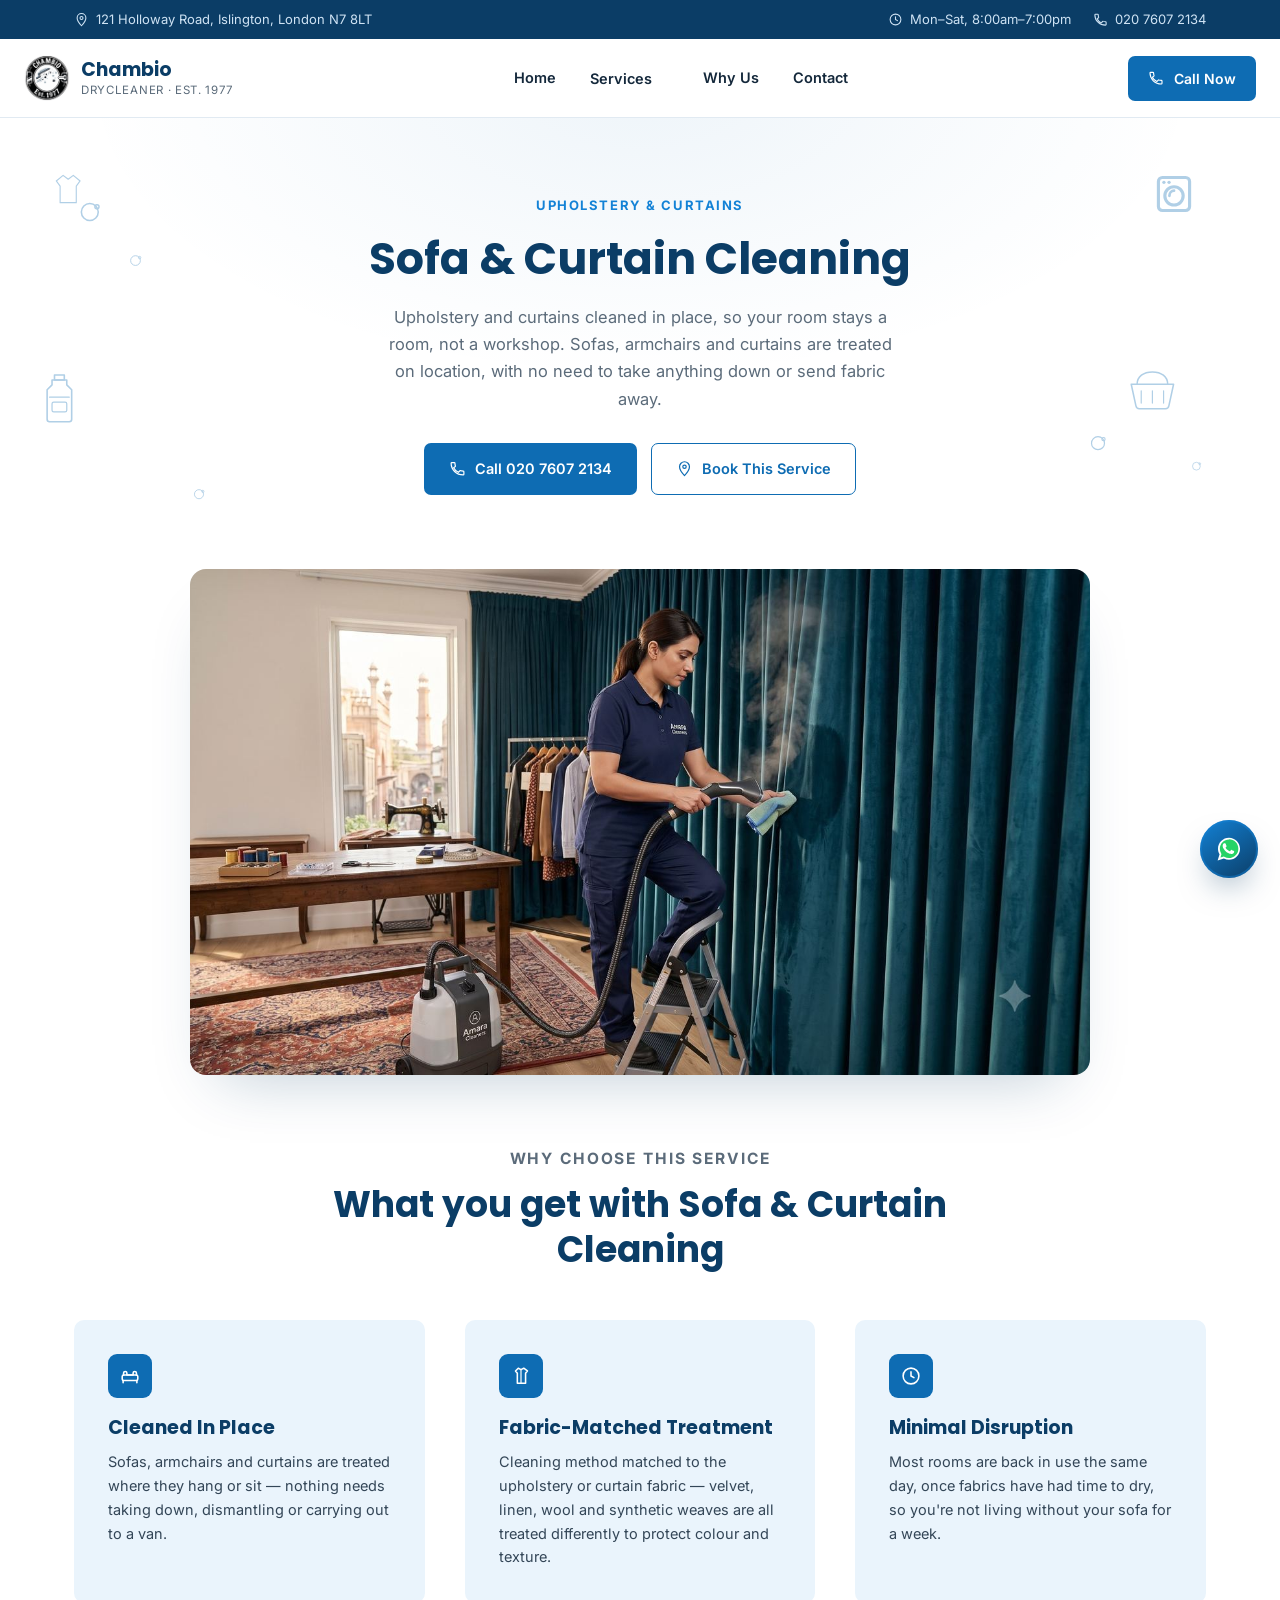
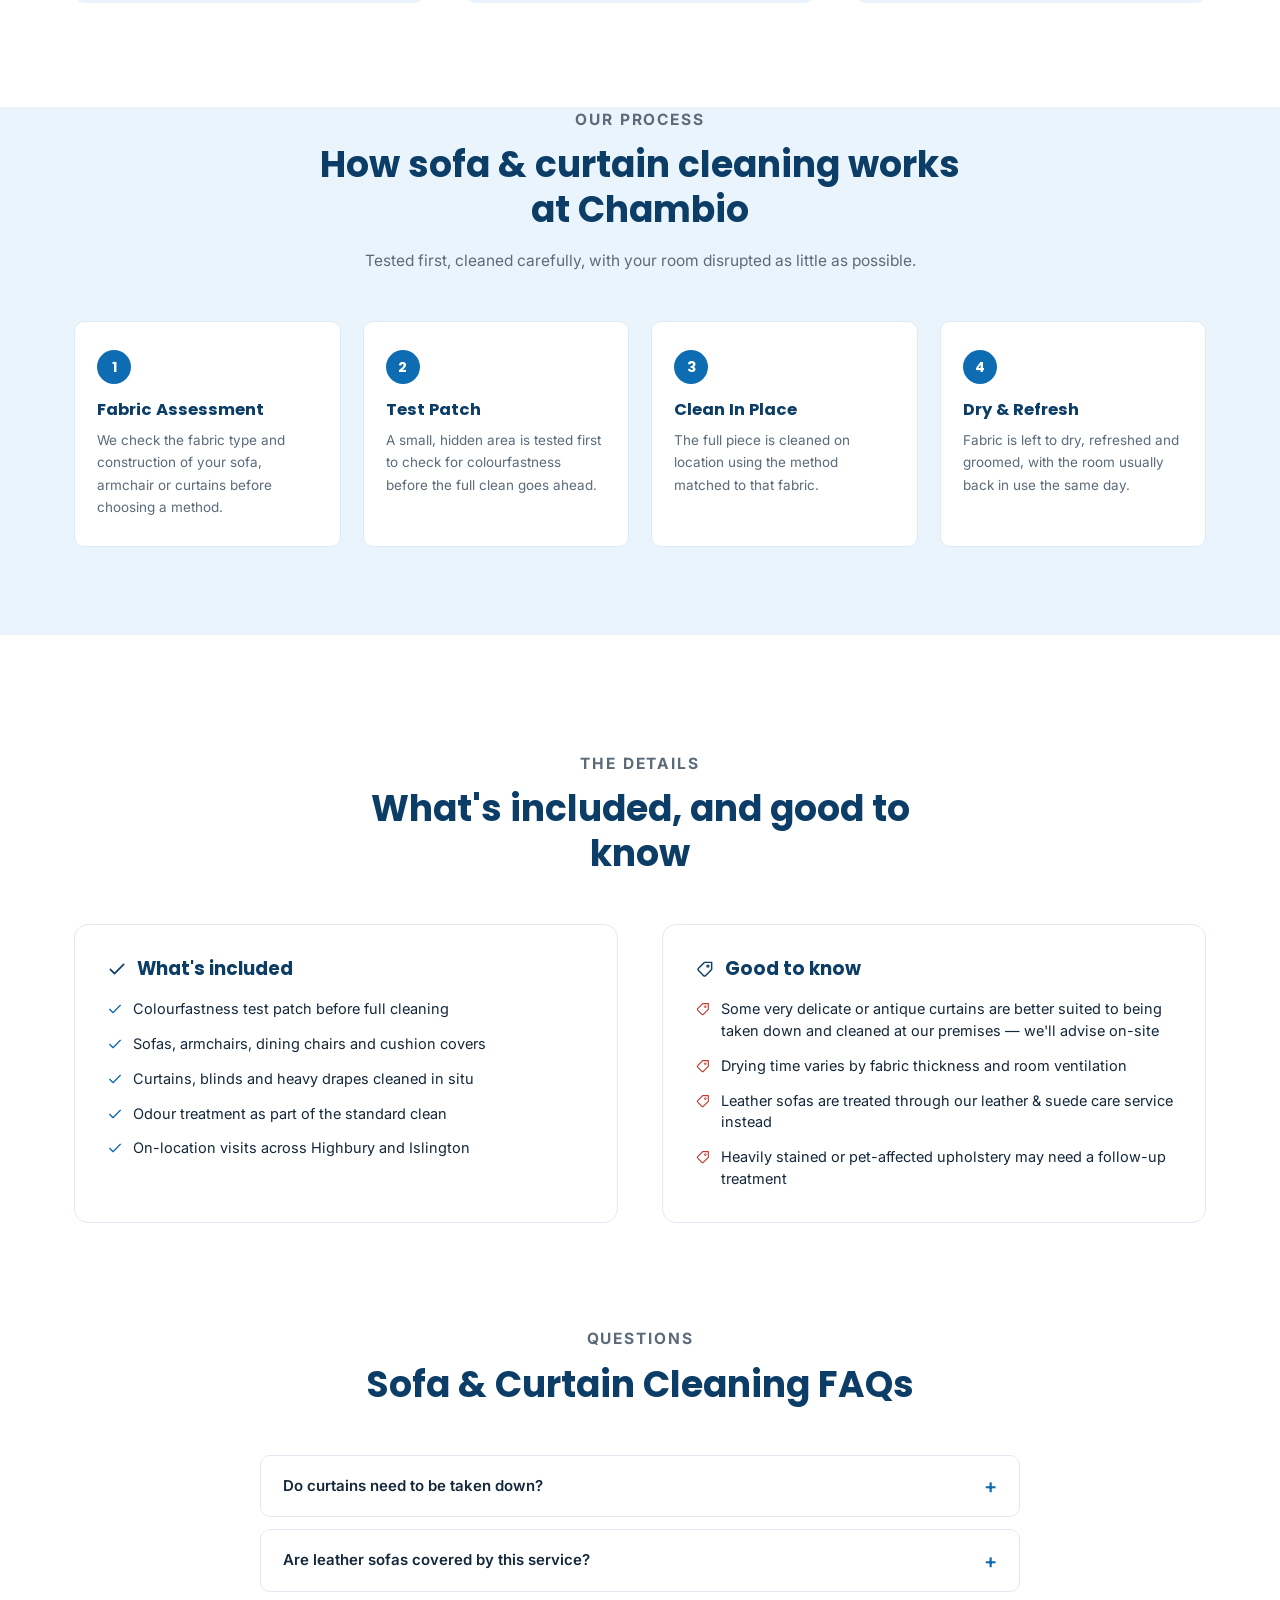
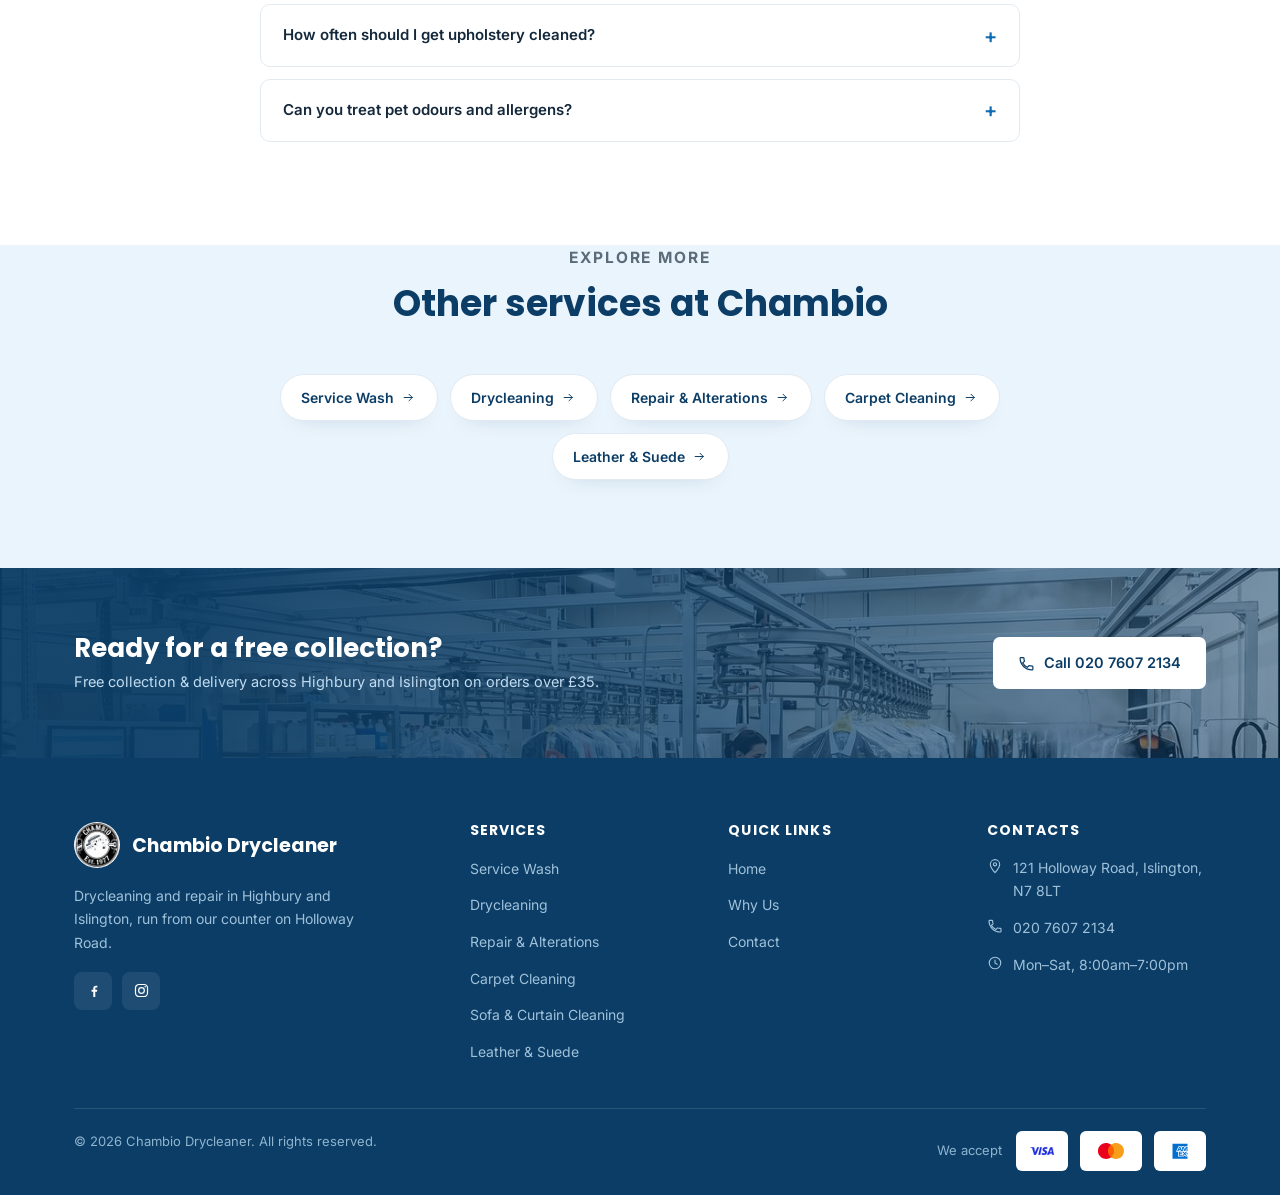
<file: sofa-curtain.html>
<!DOCTYPE html>
<html lang="en">
<head>
<meta charset="UTF-8">
<meta name="viewport" content="width=device-width, initial-scale=1.0">
<title>Sofa &amp; Curtain Cleaning | Chambio Drycleaner, Islington N7</title>
<meta name="description" content="Upholstery and curtain cleaning carried out in place by Chambio Drycleaner, serving Highbury and Islington.">
<link rel="canonical" href="sofa-curtain.html">
<link rel="icon" type="image/x-icon" href="favicon.ico">
<link rel="icon" type="image/png" sizes="32x32" href="favicon-32x32.png">
<link rel="icon" type="image/png" sizes="16x16" href="favicon-16x16.png">
<link rel="apple-touch-icon" sizes="180x180" href="apple-touch-icon.png">
<link rel="preconnect" href="https://fonts.googleapis.com">
<link rel="preconnect" href="https://fonts.gstatic.com" crossorigin>
<link href="https://fonts.googleapis.com/css2?family=Poppins:wght@500;600;700&family=Inter:wght@400;500;600;700&display=swap" rel="stylesheet">
<link rel="stylesheet" href="style.css?v=2">
</head>
<body>

<!-- Icon sprite definitions -->
<svg width="0" height="0" style="position:absolute">
  <defs>
    <symbol id="ic-phone" viewBox="0 0 24 24"><path d="M6.6 10.8c1.4 2.8 3.8 5.2 6.6 6.6l2.2-2.2c.3-.3.7-.4 1-.2 1.1.4 2.3.6 3.6.6.6 0 1 .4 1 1V20c0 .6-.4 1-1 1C10.4 21 3 13.6 3 4.6c0-.6.4-1 1-1h3.4c.6 0 1 .4 1 1 0 1.3.2 2.5.6 3.6.1.4 0 .8-.2 1L6.6 10.8z" fill="none" stroke="currentColor" stroke-width="1.7" stroke-linejoin="round"/></symbol>
    <symbol id="ic-pin" viewBox="0 0 24 24"><path d="M12 22s7-7.4 7-12.5A7 7 0 0 0 5 9.5C5 14.6 12 22 12 22z" fill="none" stroke="currentColor" stroke-width="1.7" stroke-linejoin="round"/><circle cx="12" cy="9.5" r="2.4" fill="none" stroke="currentColor" stroke-width="1.7"/></symbol>
    <symbol id="ic-clock" viewBox="0 0 24 24"><circle cx="12" cy="12" r="8.6" fill="none" stroke="currentColor" stroke-width="1.7"/><path d="M12 7.5V12l3.2 1.8" fill="none" stroke="currentColor" stroke-width="1.7" stroke-linecap="round" stroke-linejoin="round"/></symbol>
    <symbol id="ic-truck" viewBox="0 0 24 24"><path d="M2.5 6.5h11v9h-11z" fill="none" stroke="currentColor" stroke-width="1.7" stroke-linejoin="round"/><path d="M13.5 10h4l3 3v2.5h-7V10z" fill="none" stroke="currentColor" stroke-width="1.7" stroke-linejoin="round"/><circle cx="6.5" cy="17" r="1.6" fill="none" stroke="currentColor" stroke-width="1.6"/><circle cx="17" cy="17" r="1.6" fill="none" stroke="currentColor" stroke-width="1.6"/></symbol>
    <symbol id="ic-hanger" viewBox="0 0 24 24"><path d="M12 4.2a1.6 1.6 0 1 1 1.4 2.4" fill="none" stroke="currentColor" stroke-width="1.7" stroke-linecap="round"/><path d="M12 6.6 3 13.5c-.7.5-.3 1.6.6 1.6h16.8c.9 0 1.3-1.1.6-1.6L12 6.6z" fill="none" stroke="currentColor" stroke-width="1.7" stroke-linejoin="round"/><path d="M5 17.3h14" stroke="currentColor" stroke-width="1.7" stroke-linecap="round"/></symbol>
    <symbol id="ic-washer" viewBox="0 0 24 24"><rect x="3.5" y="3" width="17" height="18" rx="2.2" fill="none" stroke="currentColor" stroke-width="1.7"/><circle cx="12" cy="13" r="5" fill="none" stroke="currentColor" stroke-width="1.7"/><path d="M9.5 13c0-1.6 1.2-2.8 2.5-2.8" fill="none" stroke="currentColor" stroke-width="1.5" stroke-linecap="round"/><circle cx="6.5" cy="5.6" r=".9" fill="currentColor"/><circle cx="9.3" cy="5.6" r=".9" fill="currentColor"/></symbol>
    <symbol id="ic-needle" viewBox="0 0 24 24"><path d="M19.5 4.5 9 15a2.1 2.1 0 1 1-3-3L16.5 1.5" fill="none" stroke="currentColor" stroke-width="1.7" stroke-linecap="round" stroke-linejoin="round"/><circle cx="18" cy="6" r="1.4" fill="none" stroke="currentColor" stroke-width="1.5"/><path d="M4.5 16.5 3 21l4.5-1.5" fill="none" stroke="currentColor" stroke-width="1.7" stroke-linecap="round" stroke-linejoin="round"/></symbol>
    <symbol id="ic-carpet" viewBox="0 0 24 24"><rect x="3" y="4.5" width="18" height="15" rx="1.5" fill="none" stroke="currentColor" stroke-width="1.7"/><rect x="6" y="7.5" width="12" height="9" rx="1" fill="none" stroke="currentColor" stroke-width="1.4"/><path d="M9 10.5h6M9 13.5h6" stroke="currentColor" stroke-width="1.3" stroke-linecap="round"/></symbol>
    <symbol id="ic-sofa" viewBox="0 0 24 24"><path d="M5 12V8.8a1.8 1.8 0 0 1 3.6 0V11h6.8V8.8a1.8 1.8 0 0 1 3.6 0V12" fill="none" stroke="currentColor" stroke-width="1.7" stroke-linejoin="round"/><rect x="3.5" y="11" width="17" height="6" rx="1.6" fill="none" stroke="currentColor" stroke-width="1.7"/><path d="M4.5 17v2.3M19.5 17v2.3" stroke="currentColor" stroke-width="1.7" stroke-linecap="round"/></symbol>
    <symbol id="ic-jacket" viewBox="0 0 24 24"><path d="M9 3.5 12 5l3-1.5 4 3-2 2.5V20H8V9L6 6.5l3-3z" fill="none" stroke="currentColor" stroke-width="1.7" stroke-linejoin="round"/><path d="M12 5v15" stroke="currentColor" stroke-width="1.3"/></symbol>
    <symbol id="ic-team" viewBox="0 0 24 24"><circle cx="9" cy="8.5" r="2.6" fill="none" stroke="currentColor" stroke-width="1.7"/><path d="M3.5 19c0-3 2.5-5 5.5-5s5.5 2 5.5 5" fill="none" stroke="currentColor" stroke-width="1.7" stroke-linecap="round"/><circle cx="16.5" cy="9" r="2" fill="none" stroke="currentColor" stroke-width="1.5"/><path d="M15 13.3c2.4.3 4 1.9 4.3 4.2" fill="none" stroke="currentColor" stroke-width="1.5" stroke-linecap="round"/></symbol>
    <symbol id="ic-bolt" viewBox="0 0 24 24"><path d="M13 2 4.5 14h6l-1 8L18.5 9.5h-6L13 2z" fill="none" stroke="currentColor" stroke-width="1.7" stroke-linejoin="round"/></symbol>
    <symbol id="ic-star" viewBox="0 0 24 24"><path d="M12 3.5l2.7 5.6 6.1.9-4.4 4.3 1 6.1L12 17.3l-5.4 3.1 1-6.1-4.4-4.3 6.1-.9L12 3.5z" fill="none" stroke="currentColor" stroke-width="1.7" stroke-linejoin="round"/></symbol>
    <symbol id="ic-tag" viewBox="0 0 24 24"><path d="M20 12.5 12.5 20a1.5 1.5 0 0 1-2.1 0l-6.4-6.4a1.5 1.5 0 0 1 0-2.1L11.5 4H20v8.5z" fill="none" stroke="currentColor" stroke-width="1.7" stroke-linejoin="round"/><circle cx="15.5" cy="8.5" r="1.3" fill="none" stroke="currentColor" stroke-width="1.5"/></symbol>
    <symbol id="ic-mail" viewBox="0 0 24 24"><rect x="3" y="5" width="18" height="14" rx="2" fill="none" stroke="currentColor" stroke-width="1.7"/><path d="M4 6.5l8 6.5 8-6.5" fill="none" stroke="currentColor" stroke-width="1.7" stroke-linejoin="round"/></symbol>
    <symbol id="ic-fb" viewBox="0 0 24 24"><path d="M14.5 21v-7.2h2.4l.4-2.8h-2.8V9.2c0-.8.2-1.4 1.4-1.4h1.5V5.3c-.3 0-1.1-.1-2.1-.1-2.1 0-3.6 1.3-3.6 3.7v2.1H9.3v2.8h2.4V21h2.8z" fill="currentColor"/></symbol>
    <symbol id="ic-ig" viewBox="0 0 24 24"><rect x="3.5" y="3.5" width="17" height="17" rx="5" fill="none" stroke="currentColor" stroke-width="1.7"/><circle cx="12" cy="12" r="4" fill="none" stroke="currentColor" stroke-width="1.7"/><circle cx="17.2" cy="6.8" r="1.1" fill="currentColor"/></symbol>
    <symbol id="ic-check" viewBox="0 0 24 24"><path d="M4 12.5l5 5 11-11" fill="none" stroke="currentColor" stroke-width="2" stroke-linecap="round" stroke-linejoin="round"/></symbol>
    <symbol id="ic-arrow" viewBox="0 0 24 24"><path d="M4 12h15M13 6l6 6-6 6" fill="none" stroke="currentColor" stroke-width="1.8" stroke-linecap="round" stroke-linejoin="round"/></symbol>
    <symbol id="ic-card" viewBox="0 0 24 24"><rect x="2.5" y="5.5" width="19" height="13" rx="2" fill="none" stroke="currentColor" stroke-width="1.7"/><path d="M2.5 9.5h19" stroke="currentColor" stroke-width="1.7"/></symbol>
    <symbol id="doodle-iron" viewBox="0 0 40 40"><path d="M6 30h22c4 0 7-4 7-9 0-6-5-11-13-11H14c-4 0-7 3-7 7v13z" fill="none" stroke="currentColor" stroke-width="1.3"/><circle cx="30" cy="17" r="2" fill="none" stroke="currentColor" stroke-width="1.3"/><path d="M4 34h30" stroke="currentColor" stroke-width="1.3" stroke-linecap="round"/></symbol>
    <symbol id="doodle-bubble" viewBox="0 0 20 20"><circle cx="10" cy="10" r="6.5" fill="none" stroke="currentColor" stroke-width="1.2"/><circle cx="15.5" cy="6" r="1.6" fill="none" stroke="currentColor" stroke-width="1.1"/></symbol>
    <symbol id="doodle-hanger" viewBox="0 0 32 32"><path d="M16 6.2a2.1 2.1 0 1 1 1.9 3.2" fill="none" stroke="currentColor" stroke-width="1.3" stroke-linecap="round"/><path d="M16 9 4 18c-.9.7-.4 2.1.8 2.1h22.4c1.2 0 1.7-1.4.8-2.1L16 9z" fill="none" stroke="currentColor" stroke-width="1.3" stroke-linejoin="round"/></symbol>
    <symbol id="doodle-scissor" viewBox="0 0 32 32"><path d="M26 6 12 20" fill="none" stroke="currentColor" stroke-width="1.3" stroke-linecap="round"/><path d="M6 24 20 10" fill="none" stroke="currentColor" stroke-width="1.3" stroke-linecap="round"/><circle cx="8" cy="26" r="2.6" fill="none" stroke="currentColor" stroke-width="1.2"/><circle cx="24" cy="8" r="2.6" fill="none" stroke="currentColor" stroke-width="1.2"/></symbol>
    <symbol id="doodle-detergent" viewBox="0 0 34 44"><path d="M11 8h12v4l4 4v24a2 2 0 0 1-2 2H9a2 2 0 0 1-2-2V16l4-4V8z" fill="none" stroke="currentColor" stroke-width="1.3" stroke-linejoin="round"/><path d="M13 4h8v4h-8z" fill="none" stroke="currentColor" stroke-width="1.3" stroke-linejoin="round"/><path d="M9 22h16" stroke="currentColor" stroke-width="1" stroke-linecap="round"/><rect x="11" y="26" width="12" height="8" rx="1.4" fill="none" stroke="currentColor" stroke-width="1"/></symbol>
    <symbol id="doodle-basket" viewBox="0 0 44 34"><path d="M4 12h36l-4 18.4a3 3 0 0 1-3 2.4H11a3 3 0 0 1-3-2.4L4 12z" fill="none" stroke="currentColor" stroke-width="1.3" stroke-linejoin="round"/><path d="M9 12c0-6.5 5.5-10.5 13-10.5S35 5.5 35 12" fill="none" stroke="currentColor" stroke-width="1.3"/><path d="M12.5 17.5v10.5M22 17.5v10.5M31.5 17.5v10.5" stroke="currentColor" stroke-width="1" stroke-linecap="round"/></symbol>
    <symbol id="doodle-shirt" viewBox="0 0 40 40"><path d="M14 4 20 8.5 26 4 34 10.5 29.5 16.5V36h-19V16.5L6 10.5 14 4z" fill="none" stroke="currentColor" stroke-width="1.3" stroke-linejoin="round"/></symbol>
  </defs>
</svg>

<div class="topbar">
  <div class="wrap">
    <div class="topbar-item">
      <svg width="15" height="15"><use href="#ic-pin"/></svg>
      <span>121 Holloway Road, Islington, London N7 8LT</span>
    </div>
    <div class="topbar-right">
      <div class="topbar-item"><svg width="15" height="15"><use href="#ic-clock"/></svg><span>Mon&ndash;Sat, 8:00am&ndash;7:00pm</span></div>
      <a class="topbar-item" href="tel:02076072134"><svg width="15" height="15"><use href="#ic-phone"/></svg><span>020 7607 2134</span></a>
    </div>
  </div>
</div>

<header>
  <div class="nav">
    <a class="brand" href="index.html">
      <span class="brand-mark"><img src="logo.png" alt="Chambio Drycleaner logo"></span>
      <span class="brand-text">
        <span class="brand-name" style="display:block;">Chambio</span>
        <span class="brand-sub">DRYCLEANER &middot; EST. 1977</span>
      </span>
    </a>

    <nav class="menu" id="navMenu">
      <a href="index.html">Home</a>
      <div class="dropdown">
        <button type="button" aria-expanded="false">Services <svg width="12" height="12"><use href="#ic-arrow" transform="rotate(90 12 12)"/></svg></button>
        <div class="dropdown-menu">
          <a href="service-wash.html">Service Wash</a>
          <a href="drycleaning.html">Drycleaning</a>
          <a href="repair-alterations.html">Repair &amp; Alterations</a>
          <a href="carpet-cleaning.html">Carpet Cleaning</a>
          <a href="sofa-curtain.html">Sofa &amp; Curtain Cleaning</a>
          <a href="leather-suede.html">Leather &amp; Suede</a>
        </div>
      </div>
      <a href="about.html">Why Us</a>
      <a href="contact.html">Contact</a>
    </nav>

    <a class="header-cta" href="tel:02076072134">
      <svg width="16" height="16"><use href="#ic-phone"/></svg>
      Call Now
    </a>
    <button class="burger" id="burger" aria-label="Toggle menu" aria-expanded="false">
      <svg width="26" height="26"><use href="#ic-arrow" transform="rotate(90 12 12)"/></svg>
    </button>
  </div>
</header>
<main id="top">

  <!-- PAGE INTRO -->
  <section class="hero" style="padding:64px 0 30px;">
    <svg class="hero-doodles" width="100%" height="100%" xmlns="http://www.w3.org/2000/svg">
      <use href="#doodle-bubble" x="6%" y="18%" width="26" height="26"/>
      <use href="#doodle-bubble" x="10%" y="30%" width="15" height="15"/>
      <use href="#doodle-detergent" x="3%" y="56%" width="42" height="54"/>
      <use href="#ic-washer" x="90%" y="12%" width="44" height="44"/>
      <use href="#doodle-basket" x="88%" y="56%" width="52" height="40"/>
      <use href="#doodle-shirt" x="4%" y="12%" width="34" height="34"/>
      <use href="#doodle-bubble" x="85%" y="70%" width="20" height="20"/>
      <use href="#doodle-bubble" x="93%" y="76%" width="12" height="12"/>
      <use href="#doodle-bubble" x="15%" y="82%" width="14" height="14"/>
    </svg>
    <div class="wrap">
      <div class="hero-center">
        <p class="eyebrow">Upholstery &amp; Curtains</p>
        <h1>Sofa &amp; Curtain Cleaning</h1>
        <p class="lead">Upholstery and curtains cleaned in place, so your room stays a room, not a workshop. Sofas, armchairs and curtains are treated on location, with no need to take anything down or send fabric away.</p>
        <div class="hero-ctas">
          <a class="btn btn-primary" href="tel:02076072134"><svg width="17" height="17"><use href="#ic-phone"/></svg>Call 020 7607 2134</a>
          <a class="btn btn-outline" href="contact.html"><svg width="17" height="17"><use href="#ic-pin"/></svg>Book This Service</a>
        </div>
      </div>
    </div>
  </section>

  <!-- SERVICE PHOTO -->
  <section style="padding-top:0; padding-bottom:56px;">
    <div class="wrap">
      <div class="delivery-photo" style="max-width:900px; margin:0 auto;">
        <img src="curtain-cleaning.jpg" alt="Technician steam cleaning a heavy velvet curtain in place" loading="lazy" style="aspect-ratio:16/9;">
      </div>
    </div>
  </section>

  <!-- WHAT'S INCLUDED -->
  <section class="explain" style="padding-top:0;">
    <div class="wrap">
      <div class="section-head">
        <p class="eyebrow">Why Choose This Service</p>
        <h2>What you get with Sofa & Curtain Cleaning</h2>
      </div>
      <div class="explain-grid cols-3">
        <div class="explain-card">
          <span class="info-icon"><svg width="22" height="22"><use href="#ic-sofa"/></svg></span>
          <h3>Cleaned In Place</h3>
          <p>Sofas, armchairs and curtains are treated where they hang or sit &mdash; nothing needs taking down, dismantling or carrying out to a van.</p>
        </div>
        <div class="explain-card">
          <span class="info-icon"><svg width="22" height="22"><use href="#ic-jacket"/></svg></span>
          <h3>Fabric-Matched Treatment</h3>
          <p>Cleaning method matched to the upholstery or curtain fabric &mdash; velvet, linen, wool and synthetic weaves are all treated differently to protect colour and texture.</p>
        </div>
        <div class="explain-card">
          <span class="info-icon"><svg width="22" height="22"><use href="#ic-clock"/></svg></span>
          <h3>Minimal Disruption</h3>
          <p>Most rooms are back in use the same day, once fabrics have had time to dry, so you're not living without your sofa for a week.</p>
        </div>
      </div>
    </div>
  </section>

  <!-- HOW IT WORKS -->
  <section class="explain" style="padding-top:0; background:var(--blue-pale);">
    <div class="wrap">
      <div class="section-head">
        <p class="eyebrow">Our Process</p>
        <h2>How sofa &amp; curtain cleaning works at Chambio</h2>
        <p>Tested first, cleaned carefully, with your room disrupted as little as possible.</p>
      </div>
      <div class="process-grid">
        <div class="process-step">
          <span class="step-num">1</span>
          <h3>Fabric Assessment</h3>
          <p>We check the fabric type and construction of your sofa, armchair or curtains before choosing a method.</p>
        </div>
        <div class="process-step">
          <span class="step-num">2</span>
          <h3>Test Patch</h3>
          <p>A small, hidden area is tested first to check for colourfastness before the full clean goes ahead.</p>
        </div>
        <div class="process-step">
          <span class="step-num">3</span>
          <h3>Clean In Place</h3>
          <p>The full piece is cleaned on location using the method matched to that fabric.</p>
        </div>
        <div class="process-step">
          <span class="step-num">4</span>
          <h3>Dry &amp; Refresh</h3>
          <p>Fabric is left to dry, refreshed and groomed, with the room usually back in use the same day.</p>
        </div>
      </div>
    </div>
  </section>

  <!-- WHAT'S INCLUDED / GOOD TO KNOW -->
  <section class="explain">
    <div class="wrap">
      <div class="section-head">
        <p class="eyebrow">The Details</p>
        <h2>What's included, and good to know</h2>
      </div>
      <div class="detail-cols">
        <div class="detail-col">
          <h3><svg width="20" height="20"><use href="#ic-check"/></svg>What's included</h3>
          <ul>
            <li><svg width="16" height="16"><use href="#ic-check"/></svg><span>Colourfastness test patch before full cleaning</span></li>
            <li><svg width="16" height="16"><use href="#ic-check"/></svg><span>Sofas, armchairs, dining chairs and cushion covers</span></li>
            <li><svg width="16" height="16"><use href="#ic-check"/></svg><span>Curtains, blinds and heavy drapes cleaned in situ</span></li>
            <li><svg width="16" height="16"><use href="#ic-check"/></svg><span>Odour treatment as part of the standard clean</span></li>
            <li><svg width="16" height="16"><use href="#ic-check"/></svg><span>On-location visits across Highbury and Islington</span></li>
          </ul>
        </div>
        <div class="detail-col dont">
          <h3><svg width="20" height="20"><use href="#ic-tag"/></svg>Good to know</h3>
          <ul>
            <li><svg width="16" height="16"><use href="#ic-tag"/></svg><span>Some very delicate or antique curtains are better suited to being taken down and cleaned at our premises &mdash; we'll advise on-site</span></li>
            <li><svg width="16" height="16"><use href="#ic-tag"/></svg><span>Drying time varies by fabric thickness and room ventilation</span></li>
            <li><svg width="16" height="16"><use href="#ic-tag"/></svg><span>Leather sofas are treated through our leather &amp; suede care service instead</span></li>
            <li><svg width="16" height="16"><use href="#ic-tag"/></svg><span>Heavily stained or pet-affected upholstery may need a follow-up treatment</span></li>
          </ul>
        </div>
      </div>
    </div>
  </section>

  <!-- FAQ -->
  <section class="explain" style="padding-top:0;">
    <div class="wrap">
      <div class="section-head">
        <p class="eyebrow">Questions</p>
        <h2>Sofa &amp; Curtain Cleaning FAQs</h2>
      </div>
      <div class="faq-list">
        <details class="faq-item">
          <summary>Do curtains need to be taken down?</summary>
          <p>Usually not &mdash; most curtains are cleaned in place. Very delicate or heavily lined fabrics sometimes clean better taken down to our premises, and we'll tell you if that's the case when we assess them.</p>
        </details>
        <details class="faq-item">
          <summary>Are leather sofas covered by this service?</summary>
          <p>Leather upholstery is treated through our dedicated leather &amp; suede care service, which uses specialist conditioning products rather than fabric cleaning methods.</p>
        </details>
        <details class="faq-item">
          <summary>How often should I get upholstery cleaned?</summary>
          <p>As a general guide, once or twice a year for everyday household use, or more often in homes with pets, young children, or heavy daily use.</p>
        </details>
        <details class="faq-item">
          <summary>Can you treat pet odours and allergens?</summary>
          <p>Yes, odour treatment is included as part of the standard clean, and we can pay extra attention to allergen-prone areas if you let us know when booking.</p>
        </details>
      </div>
    </div>
  </section>

  <!-- OTHER SERVICES -->
  <section class="services" style="padding-top:0;">
    <div class="wrap">
      <div class="section-head">
        <p class="eyebrow">Explore More</p>
        <h2>Other services at Chambio</h2>
      </div>
      <ul class="related-list">
          <li><a href="service-wash.html">Service Wash<svg width="13" height="13"><use href="#ic-arrow"/></svg></a></li>
          <li><a href="drycleaning.html">Drycleaning<svg width="13" height="13"><use href="#ic-arrow"/></svg></a></li>
          <li><a href="repair-alterations.html">Repair &amp; Alterations<svg width="13" height="13"><use href="#ic-arrow"/></svg></a></li>
          <li><a href="carpet-cleaning.html">Carpet Cleaning<svg width="13" height="13"><use href="#ic-arrow"/></svg></a></li>
          <li><a href="leather-suede.html">Leather &amp; Suede<svg width="13" height="13"><use href="#ic-arrow"/></svg></a></li>
      </ul>
    </div>
  </section>

  <section style="padding:0;">
    <div class="cta-band">
      <div class="bg-photo"></div>
      <div class="bg-overlay"></div>
      <div class="wrap">
        <div>
          <h2>Ready for a free collection?</h2>
          <p>Free collection &amp; delivery across Highbury and Islington on orders over &pound;35.</p>
        </div>
        <a class="btn btn-primary" href="tel:02076072134"><svg width="17" height="17"><use href="#ic-phone"/></svg>Call 020 7607 2134</a>
      </div>
    </div>
  </section>


</main>
<footer>
  <div class="wrap">
    <div class="foot-grid">
      <div>
        <div class="foot-brand">
          <span class="brand-mark"><img src="logo.png" alt="Chambio Drycleaner logo"></span>
          <span class="brand-name">Chambio Drycleaner</span>
        </div>
        <p>Drycleaning and repair in Highbury and Islington, run from our counter on Holloway Road.</p>
        <div class="social-row">
          <a href="#" aria-label="Facebook"><svg width="17" height="17"><use href="#ic-fb"/></svg></a>
          <a href="#" aria-label="Instagram"><svg width="17" height="17"><use href="#ic-ig"/></svg></a>
        </div>
      </div>
      <div>
        <h4>Services</h4>
        <ul>
          <li><a href="service-wash.html">Service Wash</a></li>
          <li><a href="drycleaning.html">Drycleaning</a></li>
          <li><a href="repair-alterations.html">Repair &amp; Alterations</a></li>
          <li><a href="carpet-cleaning.html">Carpet Cleaning</a></li>
          <li><a href="sofa-curtain.html">Sofa &amp; Curtain Cleaning</a></li>
          <li><a href="leather-suede.html">Leather &amp; Suede</a></li>
        </ul>
      </div>
      <div>
        <h4>Quick Links</h4>
        <ul>
          <li><a href="index.html">Home</a></li>
          <li><a href="about.html">Why Us</a></li>
          <li><a href="contact.html">Contact</a></li>
        </ul>
      </div>
      <div>
        <h4>Contacts</h4>
        <div class="foot-contact-row">
          <svg width="16" height="16"><use href="#ic-pin"/></svg>
          <span>121 Holloway Road, Islington, N7 8LT</span>
        </div>
        <div class="foot-contact-row">
          <svg width="16" height="16"><use href="#ic-phone"/></svg>
          <span>020 7607 2134</span>
        </div>
        <div class="foot-contact-row">
          <svg width="16" height="16"><use href="#ic-clock"/></svg>
          <span>Mon&ndash;Sat, 8:00am&ndash;7:00pm</span>
        </div>
      </div>
    </div>
    <div class="foot-bottom">
      <span>&copy; <span id="year"></span> Chambio Drycleaner. All rights reserved.</span>
      <div class="cards-accepted">
        <span class="label">We accept</span>
        <span class="card-logo"><img src="visa.png" alt="Visa"></span>
        <span class="card-logo"><img src="mastercard.svg" alt="Mastercard"></span>
        <span class="card-logo"><img src="amex.svg" alt="American Express"></span>
      </div>
    </div>
  </div>
</footer>

<script>
  document.getElementById('year').textContent = new Date().getFullYear();

  const burger = document.getElementById('burger');
  const navMenu = document.getElementById('navMenu');
  burger.addEventListener('click', () => {
    const isOpen = navMenu.classList.toggle('open');
    burger.setAttribute('aria-expanded', isOpen);
  });

  document.querySelectorAll('.dropdown > button').forEach(btn => {
    btn.addEventListener('click', () => {
      const parent = btn.closest('.dropdown');
      const isOpen = parent.classList.toggle('open');
      btn.setAttribute('aria-expanded', isOpen);
    });
  });

  navMenu.querySelectorAll('a').forEach(a => a.addEventListener('click', () => {
    navMenu.classList.remove('open');
    burger.setAttribute('aria-expanded', false);
  }));
</script>

<div class="wa-widget">
  <span class="wa-tooltip">Chat with us on WhatsApp</span>
  <a class="wa-btn" href="https://wa.me/447863146738" target="_blank" rel="noopener" aria-label="Chat with Chambio Drycleaners on WhatsApp">
    <svg viewBox="0 0 32 32" fill="none" xmlns="http://www.w3.org/2000/svg">
      <path d="M16.004 3C9.06 3 3.42 8.64 3.42 15.58c0 2.35.65 4.55 1.78 6.44L3 29l7.15-2.15a12.5 12.5 0 0 0 5.85 1.46h.01c6.94 0 12.58-5.64 12.58-12.58C28.6 8.79 22.96 3 16.004 3Z" fill="#fff"/>
      <path d="M16.004 4.9c5.9 0 10.68 4.78 10.68 10.68 0 5.9-4.78 10.68-10.68 10.68a10.6 10.6 0 0 1-5.44-1.5l-.39-.23-3.9 1.18 1.14-3.87-.25-.4a10.63 10.63 0 0 1-1.64-5.66c0-5.9 4.78-10.68 10.68-10.68Z" fill="#25D366"/>
      <path d="M12.1 9.98c-.24-.53-.5-.54-.73-.55l-.62-.01c-.22 0-.57.08-.87.4-.3.32-1.13 1.11-1.13 2.7 0 1.6 1.16 3.14 1.32 3.36.16.22 2.24 3.6 5.54 4.9 2.74 1.08 3.3.87 3.89.81.6-.06 1.93-.79 2.2-1.55.27-.76.27-1.42.19-1.55-.08-.14-.29-.22-.6-.38-.32-.16-1.93-.95-2.23-1.06-.3-.11-.52-.16-.73.16-.22.32-.84 1.06-1.03 1.28-.19.22-.38.24-.7.08-.32-.16-1.35-.5-2.57-1.58-.95-.85-1.59-1.9-1.78-2.22-.19-.32-.02-.5.14-.66.14-.14.32-.38.48-.57.16-.19.21-.32.32-.54.11-.22.05-.4-.03-.56-.08-.16-.71-1.77-1-2.42Z" fill="#fff"/>
    </svg>
  </a>
</div>

</body>
</html>
</file>
<file: style.css>
:root{
    --blue-dark:#0B3D66;
    --blue:#0E6CB3;
    --blue-mid:#1382D6;
    --blue-pale:#EAF4FC;
    --blue-pale-2:#DCEEFA;
    --navy-text:#14283B;
    --grey-text:#5B6B7A;
    --white:#FFFFFF;
    --border:#E1EAF2;
    --radius:10px;
    --max:1180px;
  }
  *{box-sizing:border-box;}
  html{scroll-behavior:smooth; overflow-x:hidden;}
  body{
    margin:0;
    width:100%;
    overflow-x:hidden;
    background:var(--white);
    color:var(--navy-text);
    font-family:'Inter', sans-serif;
    font-size:15.5px;
    line-height:1.65;
  }
  h1,h2,h3,h4{
    font-family:'Poppins', sans-serif;
    margin:0;
    color:var(--blue-dark);
    line-height:1.25;
  }
  a{color:inherit;text-decoration:none;}
  img{max-width:100%;display:block;}
  .wrap{max-width:var(--max);margin:0 auto;padding:0 24px;}
  svg{display:block;}
  :focus-visible{outline:2px solid var(--blue-mid); outline-offset:2px;}
  .eyebrow{
    font-size:13px;
    letter-spacing:.12em;
    text-transform:uppercase;
    color:var(--blue-mid);
    font-weight:700;
    margin-bottom:10px;
  }

  /* ---------- Topbar ---------- */
  .topbar{
    background:var(--blue-dark);
    color:#CFE3F4;
    font-size:13px;
  }
  .topbar .wrap{
    display:flex; justify-content:space-between; align-items:center;
    padding:9px 24px;
    flex-wrap:wrap;
    gap:6px;
  }
  .topbar-item{display:flex; align-items:center; gap:7px;}
  .topbar a:hover{color:#fff;}
  .topbar-right{display:flex; gap:22px; flex-wrap:wrap;}

  /* ---------- Header ---------- */
  header{
    background:var(--white);
    border-bottom:1px solid var(--border);
    position:sticky; top:0; z-index:60;
  }
  .nav{
    display:flex; align-items:center; justify-content:space-between;
    padding:16px 24px;
  }
  .brand{display:flex; align-items:center; gap:11px;}
  .brand-mark{
    width:46px;height:46px;
    background:var(--blue);
    border-radius:50%;
    display:flex;align-items:center;justify-content:center;
    color:#fff;
    flex-shrink:0;
    overflow:hidden;
  }
  .brand-mark img{width:100%;height:100%;object-fit:cover;display:block;}
  .brand-text{line-height:1.15;}
  .brand-name{font-family:'Poppins',sans-serif; font-weight:700; font-size:19px; color:var(--blue-dark);}
  .brand-sub{font-size:11.5px; color:var(--grey-text); letter-spacing:.06em;}

  nav.menu{display:flex; gap:2px; align-items:center;}
  nav.menu > a, .dropdown > button{
    font-size:14.5px; font-weight:600; color:var(--navy-text);
    padding:10px 16px; border-radius:6px;
    background:none; border:none; cursor:pointer;
    display:flex; align-items:center; gap:5px;
    font-family:'Inter',sans-serif;
  }
  nav.menu > a:hover, .dropdown > button:hover{background:var(--blue-pale); color:var(--blue);}
  .dropdown{position:relative;}
  .dropdown:hover .dropdown-menu, .dropdown:focus-within .dropdown-menu{
    display:block;
  }
  .dropdown-menu{
    display:none;
    position:absolute; top:100%; left:0;
    background:var(--white); border:1px solid var(--border); border-radius:8px;
    box-shadow:0 16px 32px -12px rgba(11,61,102,.18);
    min-width:230px; padding:8px; z-index:70;
  }
  .dropdown-menu a{
    display:block; padding:9px 12px; border-radius:6px; font-size:14px; color:var(--navy-text);
  }
  .dropdown-menu a:hover{background:var(--blue-pale); color:var(--blue);}

  .header-cta{
    display:flex; align-items:center; gap:10px;
    background:var(--blue); color:#fff;
    padding:11px 20px; border-radius:7px;
    font-size:14px; font-weight:600;
  }
  .header-cta:hover{background:var(--blue-dark);}
  .burger{display:none; background:none; border:none; cursor:pointer;}

  /* ---------- Hero ---------- */
  .hero{
    position:relative;
    background:
      radial-gradient(900px 480px at 50% -8%, rgba(14,108,179,.07), transparent 62%),
      var(--white);
    color:var(--navy-text);
    padding:92px 0 46px;
    overflow:hidden;
    text-align:center;
  }
  .hero-doodles{
    position:absolute; inset:0;
    color:var(--blue); opacity:.32;
    pointer-events:none;
  }
  .bubble-layer{
    position:absolute; inset:0;
    overflow:hidden;
    pointer-events:none;
    z-index:2;
  }
  .bubble{
    position:absolute;
    border-radius:50%;
    background:radial-gradient(circle at 30% 28%, rgba(255,255,255,.95), rgba(14,108,179,.45) 55%, rgba(14,108,179,.08) 100%);
    border:1px solid rgba(14,108,179,.4);
    animation:bubble-float 1.7s ease-out forwards;
  }
  @keyframes bubble-float{
    0%{ transform:translate(0,0) scale(.5); opacity:0; }
    12%{ opacity:.85; }
    100%{ transform:translate(var(--drift,0px), -130px) scale(1.15); opacity:0; }
  }
  .hero-center{position:relative; z-index:1; max-width:680px; margin:0 auto;}
  .hero .eyebrow{color:var(--blue-mid);}
  .hero h1{
    font-size:clamp(30px,4vw,44px);
    font-weight:700;
    margin:14px 0 18px;
    color:var(--blue-dark);
  }
  .hero h1 span{color:var(--blue);}
  .hero p.lead{
    font-size:16.5px; color:var(--grey-text); max-width:52ch; margin:0 auto 30px;
  }
  .hero-ctas{display:flex; gap:14px; flex-wrap:wrap; justify-content:center; margin-bottom:44px; position:relative; z-index:1;}
  .btn{
    display:inline-flex; align-items:center; gap:9px;
    padding:13px 24px;
    font-size:14.5px; font-weight:600;
    border-radius:7px; border:1.5px solid transparent;
    cursor:pointer; font-family:'Inter',sans-serif;
  }
  .btn-primary{background:var(--blue); color:#fff;}
  .btn-primary:hover{background:var(--blue-dark);}
  .btn-outline{border-color:var(--blue); color:var(--blue); background:#fff;}
  .btn-outline:hover{background:var(--blue-pale);}

  .hero-stat-row{
    display:flex; gap:44px; justify-content:center; flex-wrap:wrap;
    position:relative; z-index:1; margin-bottom:52px;
  }
  .hero-stat{border-top:1px solid var(--border); padding-top:12px; min-width:88px;}
  .hero-stat b{display:block; font-family:'Poppins',sans-serif; font-size:22px; color:var(--blue-dark);}
  .hero-stat span{font-size:12.5px; color:var(--grey-text);}

  .hero-photo-strip{
    position:relative; z-index:1;
    display:flex; align-items:flex-end; justify-content:center;
  }
  .hero-photo{
    border:5px solid #fff; border-radius:12px; overflow:hidden;
    box-shadow:0 24px 46px -24px rgba(11,61,102,.4);
    background:#fff;
  }
  .hero-photo img{display:block; width:100%; height:100%; object-fit:cover;}
  .hero-photo.main{width:260px; height:190px; z-index:2; margin:0 -20px;}
  .hero-photo.small{width:168px; height:148px; margin-bottom:22px;}
  .hero-photo.small:first-child{transform:rotate(-6deg);}
  .hero-photo.small:last-child{transform:rotate(6deg);}

  /* info strip */
  .info-strip{
    margin-top:56px;
    background:var(--white);
    border:1px solid var(--border);
    border-radius:14px;
    box-shadow:0 20px 40px -28px rgba(11,61,102,.25);
    display:grid;
    grid-template-columns:repeat(3,1fr);
    position:relative;
    top:0;
    transform:translateY(38px);
  }
  .info-item{
    display:flex; gap:14px; align-items:center;
    padding:22px 28px;
    border-right:1px solid var(--border);
  }
  .info-item:last-child{border-right:none;}
  .info-icon{
    width:44px;height:44px; flex-shrink:0;
    background:var(--blue-pale);
    border-radius:9px;
    display:flex;align-items:center;justify-content:center;
    color:var(--blue);
  }
  .info-item h4{font-size:14px; margin-bottom:4px; color:var(--navy-text);}
  .info-item p{margin:0; font-size:13.5px; color:var(--grey-text);}


  section{padding:100px 0 88px;}
  .section-head{max-width:640px; margin:0 auto 48px; text-align:center;}
  .section-head.left{margin:0 0 48px; text-align:left;}
  .section-head h2{font-size:clamp(26px,3.2vw,36px); margin-bottom:14px; font-weight:700;}
  .section-head p{color:var(--grey-text); font-size:15.5px;}

  /* Who We Are */
  .about{
    background:var(--blue-pale);
    position:relative;
    overflow:hidden;
  }
  .about-doodles{position:absolute; inset:0; z-index:0; opacity:.5; pointer-events:none;}
  .about-grid{
    display:grid; grid-template-columns:.95fr 1.05fr; gap:56px; align-items:center;
    position:relative; z-index:1;
  }
  .about-blob{
    position:relative;
    background:#fff;
    border-radius:46% 54% 58% 42% / 50% 45% 55% 50%;
    padding:14px;
    box-shadow:0 30px 60px -30px rgba(11,61,102,.28);
  }
  .about-blob img{
    width:100%; height:100%; object-fit:cover; aspect-ratio:1/1;
    border-radius:38% 62% 60% 40% / 46% 42% 58% 54%;
  }
  .est-badge{
    position:absolute; bottom:0; right:6%;
    width:82px; height:82px;
    background:var(--blue-dark); color:#fff;
    border-radius:50%;
    display:flex; align-items:center; justify-content:center;
    text-align:center; line-height:1.3;
    font-family:'Poppins',sans-serif; font-weight:700; font-size:13px;
    letter-spacing:.02em;
    box-shadow:0 14px 26px -10px rgba(11,61,102,.45);
    border:3px solid var(--white);
  }
  .about-copy .eyebrow{margin-bottom:8px;}
  .about-copy h2{font-size:clamp(28px,3.4vw,40px); margin-bottom:20px;}
  .about-copy p{color:var(--grey-text); font-size:16px; margin-bottom:26px; max-width:52ch;}
  .about-copy a.link-arrow{
    font-size:14.5px; font-weight:700; color:var(--blue-dark);
    display:inline-flex; align-items:center; gap:8px;
    border-bottom:2px solid var(--blue); padding-bottom:2px;
  }
  .about-copy a.link-arrow:hover{color:var(--blue);}

  /* Featured intro (three panels, mirrors original hero slider content) */
  .featured{background:var(--white);}
  .featured-grid{
    display:grid; grid-template-columns:repeat(3,1fr); gap:26px;
  }
  .feature-panel{
    border:1px solid var(--border); border-radius:var(--radius);
    padding:30px 26px;
    transition:box-shadow .2s, transform .2s;
  }
  .feature-panel:hover{box-shadow:0 22px 40px -26px rgba(11,61,102,.22); transform:translateY(-3px);}
  .feature-panel .info-icon{margin-bottom:18px;}
  .feature-panel h3{font-size:19px; margin-bottom:10px;}
  .feature-panel p{font-size:14px; color:var(--grey-text); margin:0 0 16px;}
  .feature-panel a.link{font-size:13.5px; font-weight:700; color:var(--blue); display:inline-flex; align-items:center; gap:6px;}
  .feature-panel .badge{
    display:inline-block; margin-top:16px;
    background:var(--blue-pale); color:var(--blue-dark);
    font-size:12px; font-weight:600; padding:6px 12px; border-radius:20px;
  }

  /* services grid */
  .services{background:var(--blue-pale);}
  .service-grid{
    display:grid; grid-template-columns:repeat(3,1fr); gap:24px;
  }
  .service-card{
    display:block;
    background:#fff; border-radius:var(--radius);
    border:1px solid var(--border);
    overflow:hidden;
    transition:box-shadow .2s, transform .2s;
  }
  .service-card:hover{box-shadow:0 22px 40px -26px rgba(11,61,102,.28); transform:translateY(-3px);}
  .service-card .card-body{padding:24px 26px 28px;}
  .service-card .card-photo{
    width:100%; aspect-ratio:4/3; overflow:hidden; background:var(--blue-pale);
    position:relative;
  }
  .service-card .card-photo img{width:100%; height:100%; object-fit:cover; display:block;}
  .service-card .info-icon{width:50px;height:50px; margin-bottom:18px; background:var(--blue); color:#fff;}
  .service-card h3{font-size:18.5px; margin-bottom:8px;}
  .service-card p{font-size:14px; color:var(--grey-text); margin:0;}

  /* why */
  .why-grid{display:grid; grid-template-columns:repeat(4,1fr); gap:28px;}
  .why-item{text-align:center;}
  .why-item .info-icon{margin:0 auto 16px; width:56px; height:56px; border-radius:50%; background:var(--blue-pale);}
  .why-item h3{font-size:17px; margin-bottom:8px;}
  .why-item p{font-size:13.5px; color:var(--grey-text); margin:0;}

  /* reviews */
  .reviews{background:var(--blue-pale);}
  .review-stars{display:flex; align-items:center; gap:3px;}
  .review-summary{
    display:flex; align-items:center; justify-content:center; gap:24px;
    flex-wrap:wrap;
    margin:0 0 40px;
  }
  .review-score{
    display:flex; align-items:center; gap:12px;
    background:#fff; border:1px solid var(--border); border-radius:999px;
    padding:12px 22px;
  }
  .review-score b{font-family:'Poppins',sans-serif; font-size:26px; color:var(--blue-dark);}
  .review-score .review-stars{color:#F5A623;}
  .review-score span{font-size:13.5px; color:var(--grey-text); font-weight:600;}
  .review-summary .btn-outline{background:#fff;}
  .review-grid{display:grid; grid-template-columns:repeat(4,1fr); gap:22px;}
  .review-card{
    background:#fff; border:1px solid var(--border); border-radius:var(--radius);
    padding:24px;
    display:flex; flex-direction:column; gap:12px;
  }
  .review-head{display:flex; align-items:center; gap:12px;}
  .review-avatar{
    width:40px; height:40px; border-radius:50%;
    display:flex; align-items:center; justify-content:center;
    color:#fff; font-family:'Poppins',sans-serif; font-weight:700; font-size:15px;
    flex-shrink:0;
  }
  .review-head h4{font-size:14.5px; margin:0;}
  .review-meta{font-size:12px; color:var(--grey-text);}
  .review-card .review-stars{color:#F5A623;}
  .review-card p{font-size:13.5px; color:var(--navy-text); opacity:.9; margin:0;}

  /* two-up explainer */
  .explain{background:var(--white);}
  .explain-grid{display:grid; grid-template-columns:1fr 1fr; gap:40px;}
  .explain-card{
    background:var(--blue-pale); border-radius:var(--radius); padding:34px;
  }
  .explain-card .info-icon{background:var(--blue); color:#fff; margin-bottom:18px;}
  .explain-card h3{font-size:19px; margin-bottom:10px;}
  .explain-card p{font-size:14.5px; color:var(--navy-text); opacity:.85; margin:0;}

  /* explain grid - 3 column variant used on service detail pages (replaces
     fragile inline "grid-template-columns:repeat(3,1fr)" which ignored the
     responsive rules below because inline styles always win over stylesheet
     rules, even inside a media query) */
  .explain-grid.cols-3{grid-template-columns:repeat(3,1fr);}
  @media (max-width:980px){ .explain-grid.cols-3{grid-template-columns:repeat(2,1fr); gap:24px;} }
  @media (max-width:640px){ .explain-grid.cols-3{grid-template-columns:1fr;} }

  /* how it works / process steps */
  .process-grid{display:grid; grid-template-columns:repeat(4,1fr); gap:22px; counter-reset:step;}
  .process-step{
    position:relative;
    background:#fff; border:1px solid var(--border); border-radius:var(--radius);
    padding:28px 22px;
  }
  .process-step .step-num{
    display:flex; align-items:center; justify-content:center;
    width:34px; height:34px; border-radius:50%;
    background:var(--blue); color:#fff;
    font-family:'Poppins',sans-serif; font-weight:700; font-size:14px;
    margin-bottom:16px;
  }
  .process-step h3{font-size:16.5px; margin-bottom:8px;}
  .process-step p{font-size:13.5px; color:var(--grey-text); margin:0;}
  @media (max-width:980px){ .process-grid{grid-template-columns:repeat(2,1fr); gap:20px;} }
  @media (max-width:600px){ .process-grid{grid-template-columns:1fr;} }

  /* two-column detail lists (what's included / good to know) */
  .detail-cols{display:grid; grid-template-columns:1fr 1fr; gap:44px;}
  .detail-col{background:#fff; border:1px solid var(--border); border-radius:14px; padding:32px;}
  .detail-col h3{font-size:18.5px; margin-bottom:18px; display:flex; align-items:center; gap:10px;}
  .detail-col ul{list-style:none; margin:0; padding:0; display:flex; flex-direction:column; gap:13px;}
  .detail-col li{display:flex; gap:10px; align-items:flex-start; font-size:14.5px; color:var(--navy-text); line-height:1.5;}
  .detail-col li svg{flex-shrink:0; margin-top:3px; color:var(--blue);}
  .detail-col.dont li svg{color:#C0392B;}
  @media (max-width:820px){ .detail-cols{grid-template-columns:1fr; gap:24px;} }
  @media (max-width:480px){ .detail-col{padding:24px 20px;} }

  /* FAQ accordions */
  .faq-list{display:flex; flex-direction:column; gap:12px; max-width:760px; margin:0 auto;}
  .faq-item{border:1px solid var(--border); border-radius:var(--radius); overflow:hidden; background:#fff;}
  .faq-item summary{
    cursor:pointer; padding:18px 22px; font-weight:600; font-size:15px; color:var(--navy-text);
    list-style:none; display:flex; justify-content:space-between; align-items:center; gap:16px;
  }
  .faq-item summary::-webkit-details-marker{display:none;}
  .faq-item summary::after{content:"+"; font-size:20px; color:var(--blue); flex-shrink:0; line-height:1;}
  .faq-item[open] summary::after{content:"\2212";}
  .faq-item p{margin:0; padding:0 22px 20px; font-size:14.5px; color:var(--grey-text);}
  @media (max-width:600px){
    .faq-item summary{padding:15px 18px; font-size:14px;}
    .faq-item p{padding:0 18px 18px;}
  }

  /* related-services chips on service detail pages */
  .related-list{
    list-style:none; margin:0 auto; padding:0;
    display:flex; flex-wrap:wrap; justify-content:center; gap:12px;
    max-width:760px;
  }
  .related-list li{margin:0;}
  .related-list li a{
    display:inline-flex; align-items:center; gap:8px;
    background:#fff; border:1.5px solid var(--border); border-radius:999px;
    padding:11px 22px 11px 20px;
    font-size:14px; font-weight:600; color:var(--blue-dark);
    box-shadow:0 10px 22px -18px rgba(11,61,102,.35);
    transition:background .2s, color .2s, border-color .2s, box-shadow .2s, transform .2s;
  }
  .related-list li a svg{flex-shrink:0; transition:transform .2s;}
  .related-list li a:hover{
    background:var(--blue); color:#fff; border-color:var(--blue);
    box-shadow:0 16px 30px -16px rgba(11,61,102,.45); transform:translateY(-2px);
  }
  .related-list li a:hover svg{transform:translateX(3px);}
  @media (max-width:560px){
    .related-list{gap:10px;}
    .related-list li a{padding:10px 18px; font-size:13.5px;}
  }

  /* delivery showcase */
  .delivery{background:var(--blue-pale);}
  .delivery-grid{display:grid; grid-template-columns:1fr 1fr; gap:56px; align-items:center;}
  .delivery-photo{
    border-radius:16px; overflow:hidden;
    box-shadow:0 30px 60px -30px rgba(11,61,102,.28);
  }
  .delivery-photo img{width:100%; height:100%; object-fit:cover; aspect-ratio:4/3; display:block;}
  .delivery-copy .eyebrow{margin-bottom:8px;}
  .delivery-copy h2{font-size:clamp(28px,3.4vw,38px); margin-bottom:18px;}
  .delivery-copy p{color:var(--grey-text); font-size:16px; margin-bottom:26px; max-width:52ch;}
  .delivery-list{list-style:none; padding:0; margin:0 0 28px; display:flex; flex-direction:column; gap:14px;}
  .delivery-list li{display:flex; align-items:flex-start; gap:12px; font-size:14.5px; color:var(--navy-text);}
  .delivery-list .info-icon{width:32px; height:32px; flex-shrink:0; background:var(--blue); color:#fff;}

  /* CTA band */
  .cta-band{
    position:relative;
    background:var(--blue-dark);
    color:#fff;
    padding:64px 0;
    overflow:hidden;
  }
  .cta-band .bg-photo{
    position:absolute; inset:0;
    background-image:url('facility.jpg');
    background-size:cover;
    background-position:center 30%;
  }
  .cta-band .bg-overlay{
    position:absolute; inset:0;
    background:linear-gradient(100deg, rgba(11,61,102,.94) 15%, rgba(11,61,102,.72) 55%, rgba(11,61,102,.5) 100%);
  }
  .cta-band .wrap{position:relative; z-index:1;}
  .cta-band .wrap{
    display:flex; align-items:center; justify-content:space-between; gap:30px; flex-wrap:wrap;
  }
  .cta-band h2{color:#fff; font-size:26px; margin-bottom:6px;}
  .cta-band p{color:#BFDBF0; margin:0; font-size:14.5px;}
  .cta-band .btn-primary{background:#fff; color:var(--blue-dark);}
  .cta-band .btn-primary:hover{background:var(--blue-pale);}

  /* storefront gallery */
  .storefront-grid{
    display:grid; grid-template-columns:1.3fr 1fr .8fr; gap:18px;
    margin-bottom:44px;
  }
  .storefront-grid img{
    width:100%; height:100%; object-fit:cover;
    aspect-ratio:4/3;
    border-radius:var(--radius);
    border:1px solid var(--border);
    display:block;
  }

  /* contact */
  .contact-grid{display:grid; grid-template-columns:1fr 1fr; gap:50px; align-items:start;}
  .hours-table{width:100%; border-collapse:collapse; font-size:14.5px;}
  .hours-table td{padding:11px 0; border-bottom:1px solid var(--border);}
  .hours-table td:last-child{text-align:right; font-weight:700; color:var(--blue-dark);}
  .map-frame{border:1px solid var(--border); border-radius:var(--radius); overflow:hidden; height:300px;}
  .map-frame iframe{width:100%; height:100%; border:0;}

  /* footer */
  footer{background:var(--blue-dark); color:#CFE3F4; padding:64px 0 24px;}
  .foot-grid{display:grid; grid-template-columns:1.3fr .8fr .8fr .8fr; gap:40px; margin-bottom:44px;}
  .foot-brand{display:flex; align-items:center; gap:12px; margin-bottom:16px;}
  .foot-brand .brand-mark{background:rgba(255,255,255,.14);}
  .foot-brand .brand-name{color:#fff;}
  footer p{color:#9FC1DA; font-size:14px; max-width:34ch;}
  footer h4{color:#fff; font-size:14px; text-transform:uppercase; letter-spacing:.08em; margin-bottom:16px;}
  footer ul{list-style:none; padding:0; margin:0; display:flex; flex-direction:column; gap:11px;}
  footer ul a{font-size:14px; color:#9FC1DA;}
  footer ul a:hover{color:#fff;}
  .foot-contact-row{display:flex; gap:10px; align-items:flex-start; font-size:14px; color:#9FC1DA;}
  .foot-contact-row + .foot-contact-row{margin-top:14px;}
  .foot-contact-row svg{flex-shrink:0; margin-top:2px;}
  .social-row{display:flex; gap:10px; margin-top:18px;}
  .social-row a{
    width:38px;height:38px; border-radius:8px;
    background:rgba(255,255,255,.08);
    display:flex; align-items:center; justify-content:center;
    color:#fff;
  }
  .social-row a:hover{background:var(--blue);}
  .foot-bottom{
    border-top:1px solid rgba(255,255,255,.12); padding-top:22px;
    display:flex; justify-content:space-between; flex-wrap:wrap; gap:12px;
    font-size:13px; color:#8FB4CF;
  }
  .cards-accepted{display:flex; align-items:center; gap:12px;}
  .cards-accepted span.label{margin-right:2px;}
  .card-logo{
    background:#fff; border-radius:6px;
    padding:8px 14px;
    display:flex; align-items:center; height:40px;
  }
  .card-logo img{height:100%; width:auto; display:block;}
  .card-chip{
    border:1px solid rgba(255,255,255,.2); border-radius:5px;
    padding:4px 9px; font-size:11.5px; font-weight:700; color:#CFE3F4; letter-spacing:.02em;
  }

  @media (max-width: 980px){
    .about-grid{grid-template-columns:1fr; gap:40px;}
    .about-blob{max-width:360px; margin:0 auto;}
    .delivery-grid{grid-template-columns:1fr; gap:32px;}
    .delivery-grid .delivery-photo{order:-1;}
    .hero{padding-bottom:0;}
    .hero-photo-strip{margin-bottom:34px;}
    .hero-photo.main{width:220px; height:160px; margin:0 -14px;}
    .hero-photo.small{width:130px; height:110px; margin-bottom:16px;}
    .info-strip{grid-template-columns:1fr; transform:none; margin-top:34px;}
    .info-item{border-right:none; border-bottom:1px solid var(--border); justify-content:flex-start; text-align:left; width:280px; margin:0 auto;}
    .info-item:last-child{border-bottom:none;}
    .featured-grid, .service-grid{grid-template-columns:repeat(2,1fr);}
    .why-grid{grid-template-columns:repeat(2,1fr);}
    .explain-grid{grid-template-columns:1fr;}
    .review-grid{grid-template-columns:repeat(2,1fr);}
    .storefront-grid{grid-template-columns:1fr 1fr;}
    .contact-grid{grid-template-columns:1fr;}
    .foot-grid{grid-template-columns:1fr 1fr;}
    section{padding:70px 0;}
  }
  @media (max-width: 720px){
    .topbar-right{gap:14px;}
    nav.menu, .header-cta{display:none;}
    .burger{display:block;}
    nav.menu.open{
      display:flex; flex-direction:column; align-items:stretch; gap:0;
      position:absolute; top:100%; left:0; right:0;
      background:#fff; border-bottom:1px solid var(--border);
      padding:8px 20px 18px;
    }
    nav.menu.open > a, nav.menu.open .dropdown > button{width:100%; justify-content:space-between; padding:12px 4px; border-bottom:1px solid var(--border);}
    .dropdown-menu{position:static; box-shadow:none; border:none; display:none; padding-left:12px;}
    .dropdown.open .dropdown-menu{display:block;}
    .featured-grid, .service-grid, .why-grid, .foot-grid, .review-grid{grid-template-columns:1fr;}
    .storefront-grid{grid-template-columns:1fr;}
    .cta-band .wrap{flex-direction:column; align-items:flex-start;}
    .info-strip{margin-top:26px;}
    .hero-photo-strip{gap:10px;}
    .hero-photo.small{display:none;}
    .hero-photo.main{width:min(78vw,320px); height:auto; aspect-ratio:16/11; margin:0;}
    .hero-stat-row{gap:26px;}
    section{padding:56px 0;}
  }
  @media (prefers-reduced-motion: reduce){ html{scroll-behavior:auto;} }

.wa-widget{
    position:fixed;
    right:22px;
    bottom:22px;
    z-index:999;
    display:flex;
    align-items:center;
    justify-content:flex-end;
  }
  .wa-tooltip{
    background:var(--blue-dark);
    color:#fff;
    font-family:'Inter', sans-serif;
    font-size:13.5px;
    font-weight:500;
    padding:9px 14px;
    border-radius:8px;
    margin-right:12px;
    white-space:nowrap;
    box-shadow:0 12px 24px -10px rgba(11,61,102,.4);
    opacity:0;
    transform:translateX(8px);
    pointer-events:none;
    transition:opacity .2s, transform .2s;
  }
  .wa-tooltip::after{
    content:"";
    position:absolute;
    top:50%;
    right:-6px;
    transform:translateY(-50%);
    border-width:6px 0 6px 6px;
    border-style:solid;
    border-color:transparent transparent transparent var(--blue-dark);
  }
  .wa-widget:hover .wa-tooltip{
    opacity:1;
    transform:translateX(0);
  }
  .wa-btn{
    width:58px;
    height:58px;
    border-radius:50%;
    background:linear-gradient(145deg, var(--blue-mid), var(--blue-dark));
    display:flex;
    align-items:center;
    justify-content:center;
    box-shadow:0 16px 32px -12px rgba(11,61,102,.5);
    transition:transform .2s, box-shadow .2s;
    flex-shrink:0;
    position:relative;
  }
  .wa-btn:hover{
    transform:translateY(-3px) scale(1.05);
    box-shadow:0 20px 38px -12px rgba(11,61,102,.6);
  }
  .wa-btn::before{
    content:"";
    position:absolute;
    inset:0;
    border-radius:50%;
    border:2px solid rgba(19,130,214,.45);
    animation:wa-pulse 2.4s ease-out infinite;
  }
  @keyframes wa-pulse{
    0%{transform:scale(1); opacity:.8;}
    100%{transform:scale(1.6); opacity:0;}
  }
  .wa-btn svg{width:28px; height:28px; position:relative; z-index:1;}
  @media (max-width:600px){
    .wa-widget{right:16px; bottom:16px;}
    .wa-tooltip{display:none;}
    .wa-btn{width:52px; height:52px;}
  }

/* Active nav link state (for multi-page site) */
.menu a.active{
  color:var(--blue);
  font-weight:600;
}
</file>
